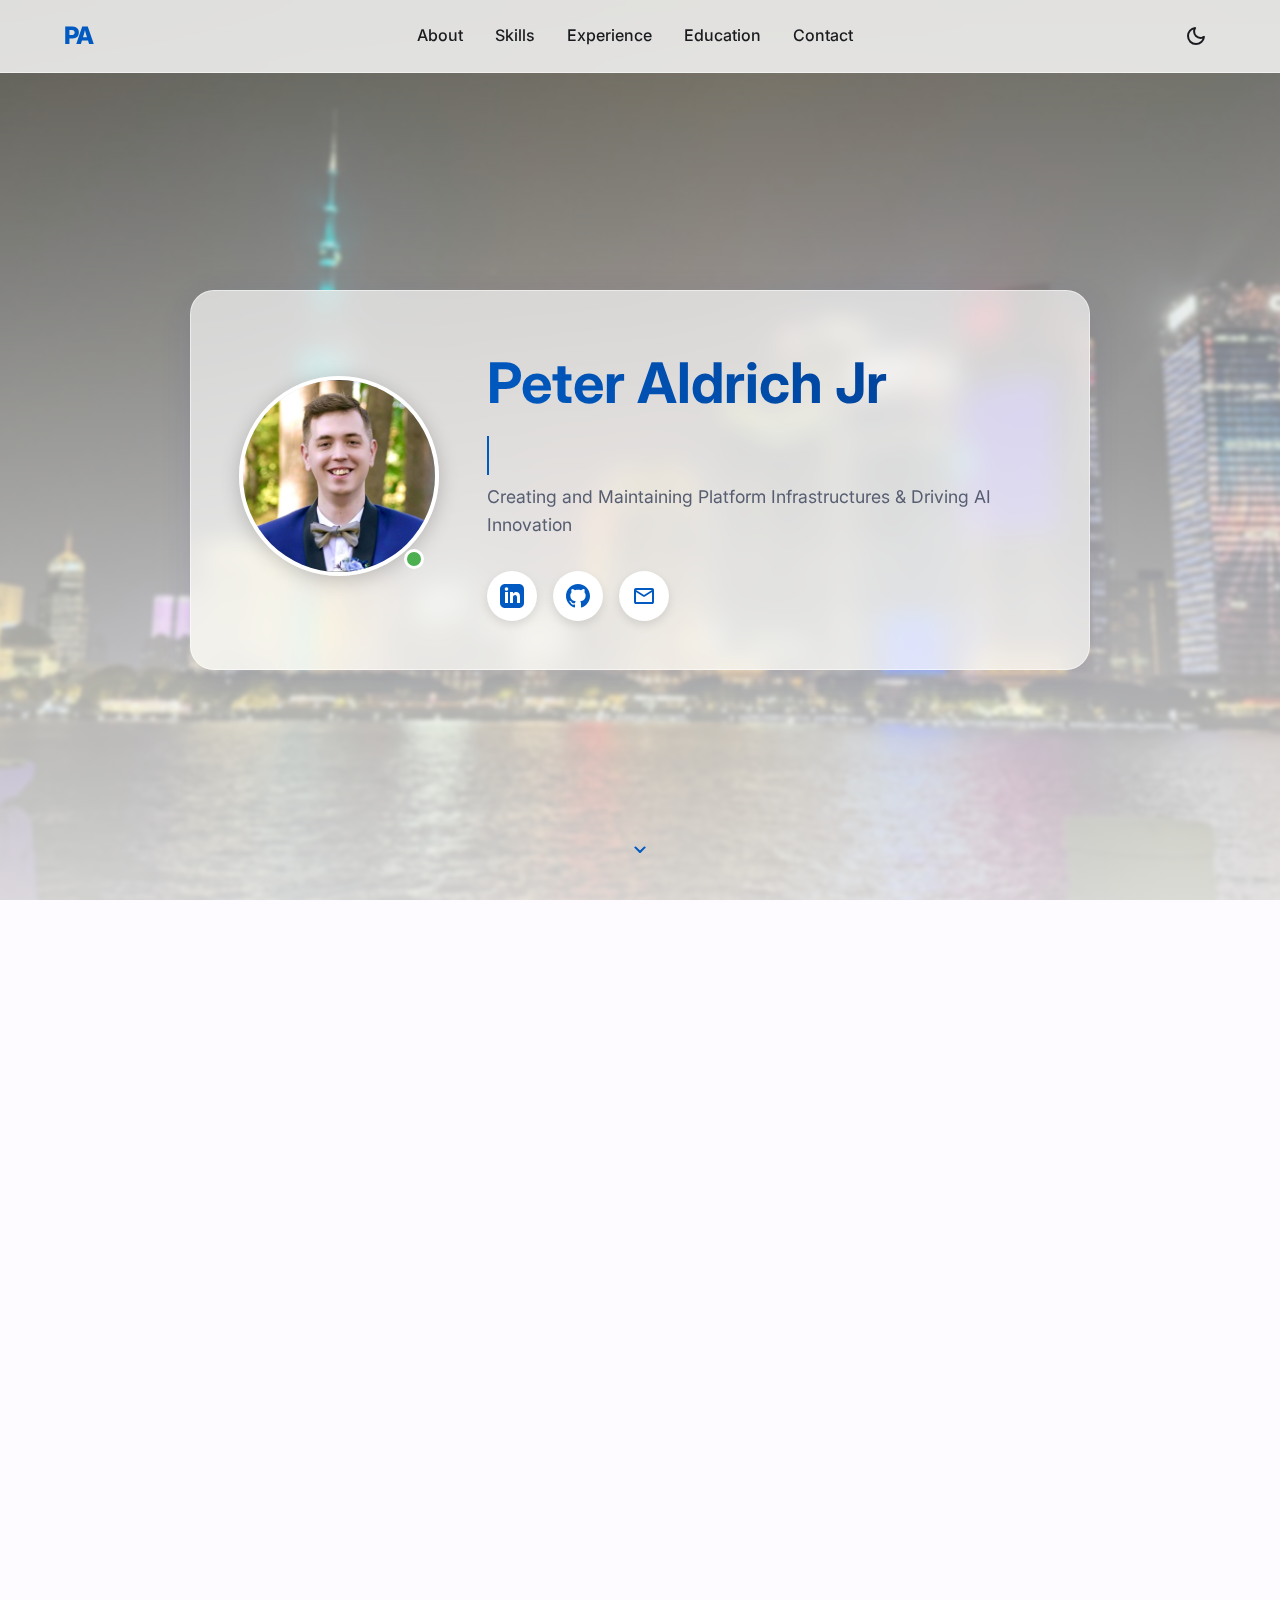
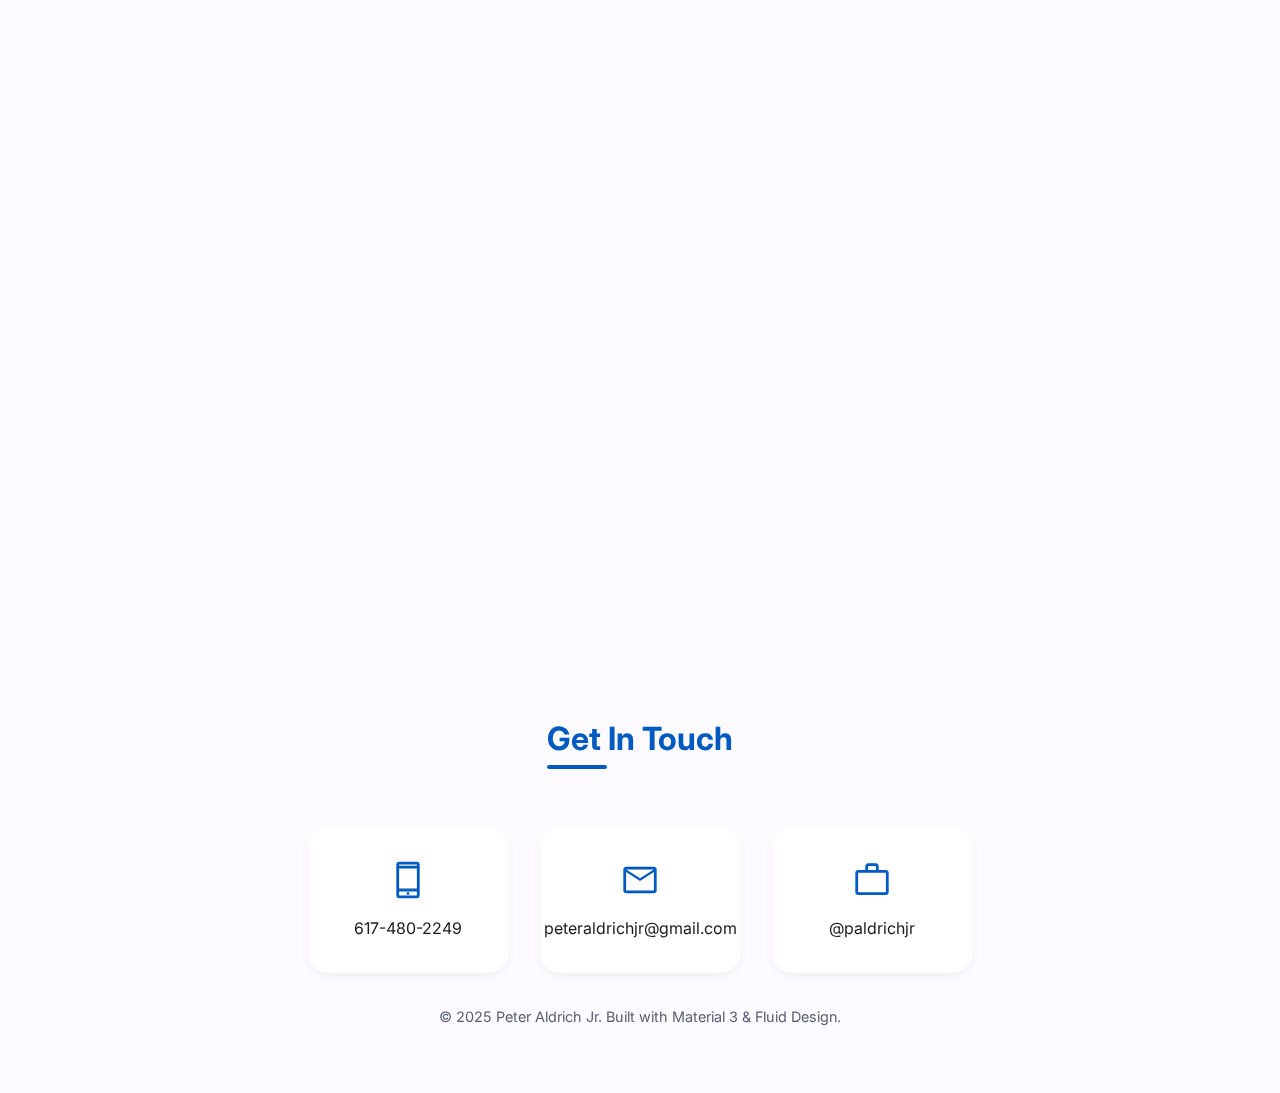
<file: index.html>
<!DOCTYPE html>
<html lang="en">

<head>
    <meta charset="UTF-8">
    <meta name="viewport" content="width=device-width, initial-scale=1.0">
    <title>Peter Aldrich Jr | Software Engineer</title>
    <link rel="preconnect" href="https://fonts.googleapis.com">
    <link rel="preconnect" href="https://fonts.gstatic.com" crossorigin>
    <link
        href="https://fonts.googleapis.com/css2?family=Inter:wght@300;400;500;600;700&family=Roboto+Mono:wght@400;500&display=swap"
        rel="stylesheet">
    <link rel="stylesheet" href="styles.css">
    <!-- Material Symbols -->
    <link rel="stylesheet"
        href="https://fonts.googleapis.com/css2?family=Material+Symbols+Rounded:opsz,wght,FILL,GRAD@24,400,0,0" />
</head>

<body>

    <!-- Dynamic Background -->
    <div class="fluid-background"></div>
    <div class="particles" id="particles"></div>

    <!-- Navigation -->
    <nav class="glass-nav">
        <div class="nav-content">
            <a href="#home" class="logo">PA</a>
            <ul class="nav-links">
                <li><a href="#about">About</a></li>
                <li><a href="#skills">Skills</a></li>
                <li><a href="#experience">Experience</a></li>
                <li><a href="#education">Education</a></li>
                <li><a href="#contact">Contact</a></li>
            </ul>
            <div class="nav-actions">
                <button class="theme-toggle" aria-label="Toggle Dark Mode">
                    <span class="material-symbols-rounded">dark_mode</span>
                </button>
                <button class="mobile-menu-btn" aria-label="Toggle menu">
                    <span class="material-symbols-rounded">menu</span>
                </button>
            </div>
        </div>
    </nav>

    <!-- Hero Section -->
    <header id="home" class="hero">
        <div class="hero-bg-wrapper">
            <div class="hero-bg" style="background-image: url('assets/cover.jpg');"></div>
            <div class="hero-overlay"></div>
        </div>

        <div class="hero-content container">
            <div class="profile-card glass-card fade-in-up">
                <div class="profile-img-container">
                    <img src="assets/profile.jpg" alt="Peter Aldrich Jr" class="profile-img">
                    <div class="status-indicator"></div>
                </div>
                <div class="profile-info">
                    <h1>Peter Aldrich Jr</h1>
                    <h2 class="typing-text">Software Engineer</h2>
                    <p class="tagline">Creating and Maintaining Platform Infrastructures & Driving AI Innovation</p>

                    <div class="social-links">
                        <a href="https://linkedin.com/in/paldrichjr" target="_blank" class="social-btn"
                            aria-label="LinkedIn">
                            <svg class="icon" viewBox="0 0 24 24" fill="currentColor">
                                <path
                                    d="M19 0h-14c-2.761 0-5 2.239-5 5v14c0 2.761 2.239 5 5 5h14c2.762 0 5-2.239 5-5v-14c0-2.761-2.238-5-5-5zm-11 19h-3v-11h3v11zm-1.5-12.268c-.966 0-1.75-.79-1.75-1.764s.784-1.764 1.75-1.764 1.75.79 1.75 1.764-.783 1.764-1.75 1.764zm13.5 12.268h-3v-5.604c0-3.368-4-3.113-4 0v5.604h-3v-11h3v1.765c1.396-2.586 7-2.777 7 2.476v6.759z" />
                            </svg>
                        </a>
                        <a href="https://github.com/infrabrew" target="_blank" class="social-btn" aria-label="GitHub">
                            <svg class="icon" viewBox="0 0 24 24" fill="currentColor">
                                <path
                                    d="M12 0c-6.626 0-12 5.373-12 12 0 5.302 3.438 9.8 8.207 11.387.599.111.793-.261.793-.577v-2.234c-3.338.726-4.033-1.416-4.033-1.416-.546-1.387-1.333-1.756-1.333-1.756-1.089-.745.083-.729.083-.729 1.205.084 1.839 1.237 1.839 1.237 1.07 1.834 2.807 1.304 3.492.997.107-.775.418-1.305.762-1.604-2.665-.305-5.467-1.334-5.467-5.931 0-1.311.469-2.381 1.236-3.221-.124-.303-.535-1.524.117-3.176 0 0 1.008-.322 3.301 1.23.957-.266 1.983-.399 3.003-.404 1.02.005 2.047.138 3.006.404 2.291-1.552 3.297-1.23 3.297-1.23.653 1.653.242 2.874.118 3.176.77.84 1.235 1.911 1.235 3.221 0 4.609-2.807 5.624-5.479 5.921.43.372.823 1.102.823 2.222v3.293c0 .319.192.694.801.576 4.765-1.589 8.199-6.086 8.199-11.386 0-6.627-5.373-12-12-12z" />
                            </svg>
                        </a>
                        <a href="mailto:peteraldrichjr@gmail.com" class="social-btn" aria-label="Email">
                            <span class="material-symbols-rounded">mail</span>
                        </a>
                    </div>
                </div>
            </div>
        </div>

        <a href="#about" class="scroll-down-indicator">
            <span class="material-symbols-rounded">expand_more</span>
        </a>
    </header>

    <!-- Main Content -->
    <main class="container">

        <!-- About Section -->
        <section id="about" class="section glass-section scroll-reveal">
            <h2 class="section-title">Professional Summary</h2>
            <p class="summary-text">
                Software Engineer with a passion for <span class="highlight">AI and infrastructure</span>, seeking to
                leverage expertise and enthusiasm for cutting-edge technologies in a dynamic role. Committed to
                continuous learning and driving innovation to achieve impactful results.
            </p>
            <div class="stats-grid">
                <div class="stat-card">
                    <span class="material-symbols-rounded">terminal</span>
                    <h3>DevOps and Platform</h3>
                    <p>Automation & CI/CD Expert</p>
                </div>
                <div class="stat-card">
                    <span class="material-symbols-rounded">psychology</span>
                    <h3>AI/ML</h3>
                    <p>Infrastructure & Hobbyist</p>
                </div>
                <div class="stat-card">
                    <span class="material-symbols-rounded">security</span>
                    <h3>Security</h3>
                    <p>CompTIA Sec+ Certified</p>
                </div>
            </div>
        </section>

        <!-- Skill Section -->
        <section id="skills" class="section scroll-reveal">
            <h2 class="section-title">Technical Expertise</h2>
            <div class="skills-wrapper">

                <div class="skill-category glass-card">
                    <h3><span class="material-symbols-rounded">settings_suggest</span> Automation & CI/CD</h3>
                    <div class="tags">
                        <span class="tag">Ansible</span>
                        <span class="tag">Docker</span>
                        <span class="tag">Jenkins</span>
                        <span class="tag">CI/CD</span>
                    </div>
                </div>

                <div class="skill-category glass-card">
                    <h3><span class="material-symbols-rounded">code</span> Applied Languages</h3>
                    <div class="tags">
                        <span class="tag">Bash</span>
                        <span class="tag">PowerShell</span>
                        <span class="tag">Python</span>
                        <span class="tag">C</span>
                        <span class="tag">C++</span>
                        <span class="tag">SQL</span>
                        <span class="tag">Perl</span>
                    </div>
                </div>

                <div class="skill-category glass-card">
                    <h3><span class="material-symbols-rounded">monitoring</span> Monitoring & Tools</h3>
                    <div class="tags">
                        <span class="tag">Grafana</span>
                        <span class="tag">Log Analysis</span>
                        <span class="tag">VS Code</span>
                        <span class="tag">Jupyter</span>
                        <span class="tag">Bitbucket</span>
                        <span class="tag">GitLab</span>
                        <span class="tag">GitHub</span>
                        <span class="tag">JFrog</span>
                    </div>
                </div>

                <div class="skill-category glass-card">
                    <h3><span class="material-symbols-rounded">dns</span> Systems & Data</h3>
                    <div class="tags">
                        <span class="tag">RHEL</span>
                        <span class="tag">Windows Server</span>
                        <span class="tag">PostgreSQL</span>
                        <span class="tag">MySQL</span>
                        <span class="tag">Apache HTTPD</span>
                        <span class="tag">Tomcat</span>
                        <span class="tag">Ollama LLM</span>
                    </div>
                </div>
            </div>
        </section>

        <!-- Experience Section -->
        <section id="experience" class="section scroll-reveal">
            <h2 class="section-title">Experience</h2>
            <div class="timeline">

                <div class="timeline-item glass-card">
                    <div class="timeline-date">August 2025 - Present</div>
                    <div class="timeline-content">
                        <h3>Senior Software Engineer - Platform Developer</h3>
                        <h4>Raytheon</h4>
                        <ul class="job-details">
                            <li>Spearheaded the elevation of code and documentation standards across the
                                organization, ensuring thedelivery of highly maintainable, scalable, and clean
                                codebases.</li>
                            <li>Architected and deployed robust CI/CD pipeline enhancements and infrastructure-as-code
                                (IaC)solutions, leveraging a multi-language approach including Python, Bash, Groovy,
                                and Perl to optimize system accessibility.</li>
                            <li>Served as a primary technical escalation point, troubleshooting complex software 
                                bottlenecks and resolving cross-departmental engineering challenges to maintain high
                                system uptime.</li>
                            <li>Cultivated strategic partnerships with interdisciplinary teams to modernize delivery
                                pipelines and integrate high-impact features aligned with broader business goals.</li>
                        </ul>
                    </div>
                </div>

                <!-- Raytheon -->
                <div class="timeline-item glass-card">
                    <div class="timeline-date">April 2024 - August 2025</div>
                    <div class="timeline-content">
                        <h3>Principal DevOps Engineer - CI/CD Tools Support</h3>
                        <h4>Raytheon</h4>
                        <ul class="job-details">
                            <li>Led the support and integration projects of various development environments by
                                implementing <strong>Ansible</strong> and <strong>Docker</strong>.</li>
                            <li>Managed and supported artifact and code repositories.</li>
                            <li>Automated infrastructure changes and deployments using Ansible, Jenkins, and cron jobs.
                            </li>
                            <li>Led and deployed <strong>airgap LLM Infrastructure</strong> to enhance and improve
                                engineering developments.</li>
                        </ul>
                    </div>
                </div>

                <div class="timeline-item glass-card">
                    <div class="timeline-date">Sept 2022 - April 2024</div>
                    <div class="timeline-content">
                        <h3>Senior Systems Administrator - Linux Systems Administrator</h3>
                        <h4>Raytheon</h4>
                        <ul class="job-details">
                            <li>Maintained and secured <strong>RHEL systems</strong>, ensuring compliance with
                                cybersecurity standards.</li>
                            <li>Automated system administration tasks with Ansible, improving efficiency by
                                <strong>25%</strong>.
                            </li>
                            <li>Collaborated with cross-functional teams to resolve issues on highly available RHEL
                                systems.</li>
                        </ul>
                    </div>
                </div>

                <!-- General Dynamics -->
                <div class="timeline-item glass-card">
                    <div class="timeline-date">May 2022 - Sept 2022</div>
                    <div class="timeline-content">
                        <h3>Surface Ships Software Infra Systems Engineer II</h3>
                        <h4>General Dynamics Mission Systems</h4>
                        <ul class="job-details">
                            <li>Supported and integrated software infrastructure into surface ship systems.</li>
                            <li>Created technical documentation and software packages using scripting languages.</li>
                            <li>Applied <strong>Agile methodologies</strong> to improve project management.</li>
                        </ul>
                    </div>
                </div>

                <div class="timeline-item glass-card">
                    <div class="timeline-date">June 2020 - May 2022</div>
                    <div class="timeline-content">
                        <h3>Surface Ships Software Infra Systems Engineer I</h3>
                        <h4>General Dynamics Mission Systems</h4>
                        <ul class="job-details">
                            <li>Developed detailed documentation and scripts to configure and install software.</li>
                            <li>Conducted thorough testing on software installations and configurations.</li>
                        </ul>
                    </div>
                </div>

                <div class="timeline-item glass-card">
                    <div class="timeline-date">March 2020 - June 2020</div>
                    <div class="timeline-content">
                        <h3>Surface Ships Systems Intern Engineer</h3>
                        <h4>General Dynamics Mission Systems</h4>
                        <ul class="job-details">
                            <li>Conducted peer reviews of technical documentation.</li>
                            <li>Tested documentation and software packages against regression standards.</li>
                        </ul>
                    </div>
                </div>

            </div>
        </section>

        <!-- Education & Certs -->
        <section id="education" class="section scroll-reveal">
            <div class="dual-column">
                <div class="column">
                    <h2 class="section-title">Education</h2>
                    <div class="list-card glass-card">
                        <div class="list-item">
                            <span class="material-symbols-rounded icon">school</span>
                            <div>
                                <h3>Bachelor's Comp. Sci & Criminal Justice</h3>
                                <p>Westfield State University | 2014-2020</p>
                            </div>
                        </div>
                        <div class="list-item">
                            <span class="material-symbols-rounded icon">school</span>
                            <div>
                                <h3>Associate's Criminal Justice</h3>
                                <p>Holyoke Community College | 2010-2013</p>
                            </div>
                        </div>
                    </div>
                </div>
                <div class="column">
                    <h2 class="section-title">Certifications</h2>
                    <div class="list-card glass-card">
                        <div class="list-item">
                            <span class="material-symbols-rounded icon">verified_user</span>
                            <div>
                                <h3>CompTIA Security+</h3>
                                <p>2024 - 2027</p>
                            </div>
                        </div>
                        <div class="list-item">
                            <span class="material-symbols-rounded icon">model_training</span>
                            <div>
                                <h3>Generative AI with Large Language Models</h3>
                                <p>Deep Learning AI | 2025</p>
                            </div>
                        </div>
                    </div>
                </div>
            </div>
        </section>

        <!-- Interests -->
        <section id="interests" class="section scroll-reveal center-text">
            <h2 class="section-title">Interests & Hobbies</h2>
            <div class="interests-container">
                <div class="interest-pill glass-pill">
                    <span class="material-symbols-rounded">smart_toy</span>
                    AI / ML Hobbyist
                </div>
                <div class="interest-pill glass-pill">
                    <span class="material-symbols-rounded">router</span>
                    Computing Homelabber
                </div>
            </div>
        </section>

        <!-- Contact Footer -->
        <footer id="contact" class="footer glass-section">
            <h2 class="section-title">Get In Touch</h2>
            <div class="contact-grid">
                <a href="tel:6174802249" class="contact-card">
                    <span class="material-symbols-rounded">phone_iphone</span>
                    <span>617-480-2249</span>
                </a>
                <a href="mailto:peteraldrichjr@gmail.com" class="contact-card">
                    <span class="material-symbols-rounded">email</span>
                    <span>peteraldrichjr@gmail.com</span>
                </a>
                <a href="https://linkedin.com/in/paldrichjr" target="_blank" class="contact-card">
                    <span class="material-symbols-rounded">work</span>
                    <span>@paldrichjr</span>
                </a>
            </div>
            <p class="copyright">© 2025 Peter Aldrich Jr. Built with Material 3 & Fluid Design.</p>
        </footer>

    </main>

    <script src="script.js"></script>
</body>

</html>
</file>
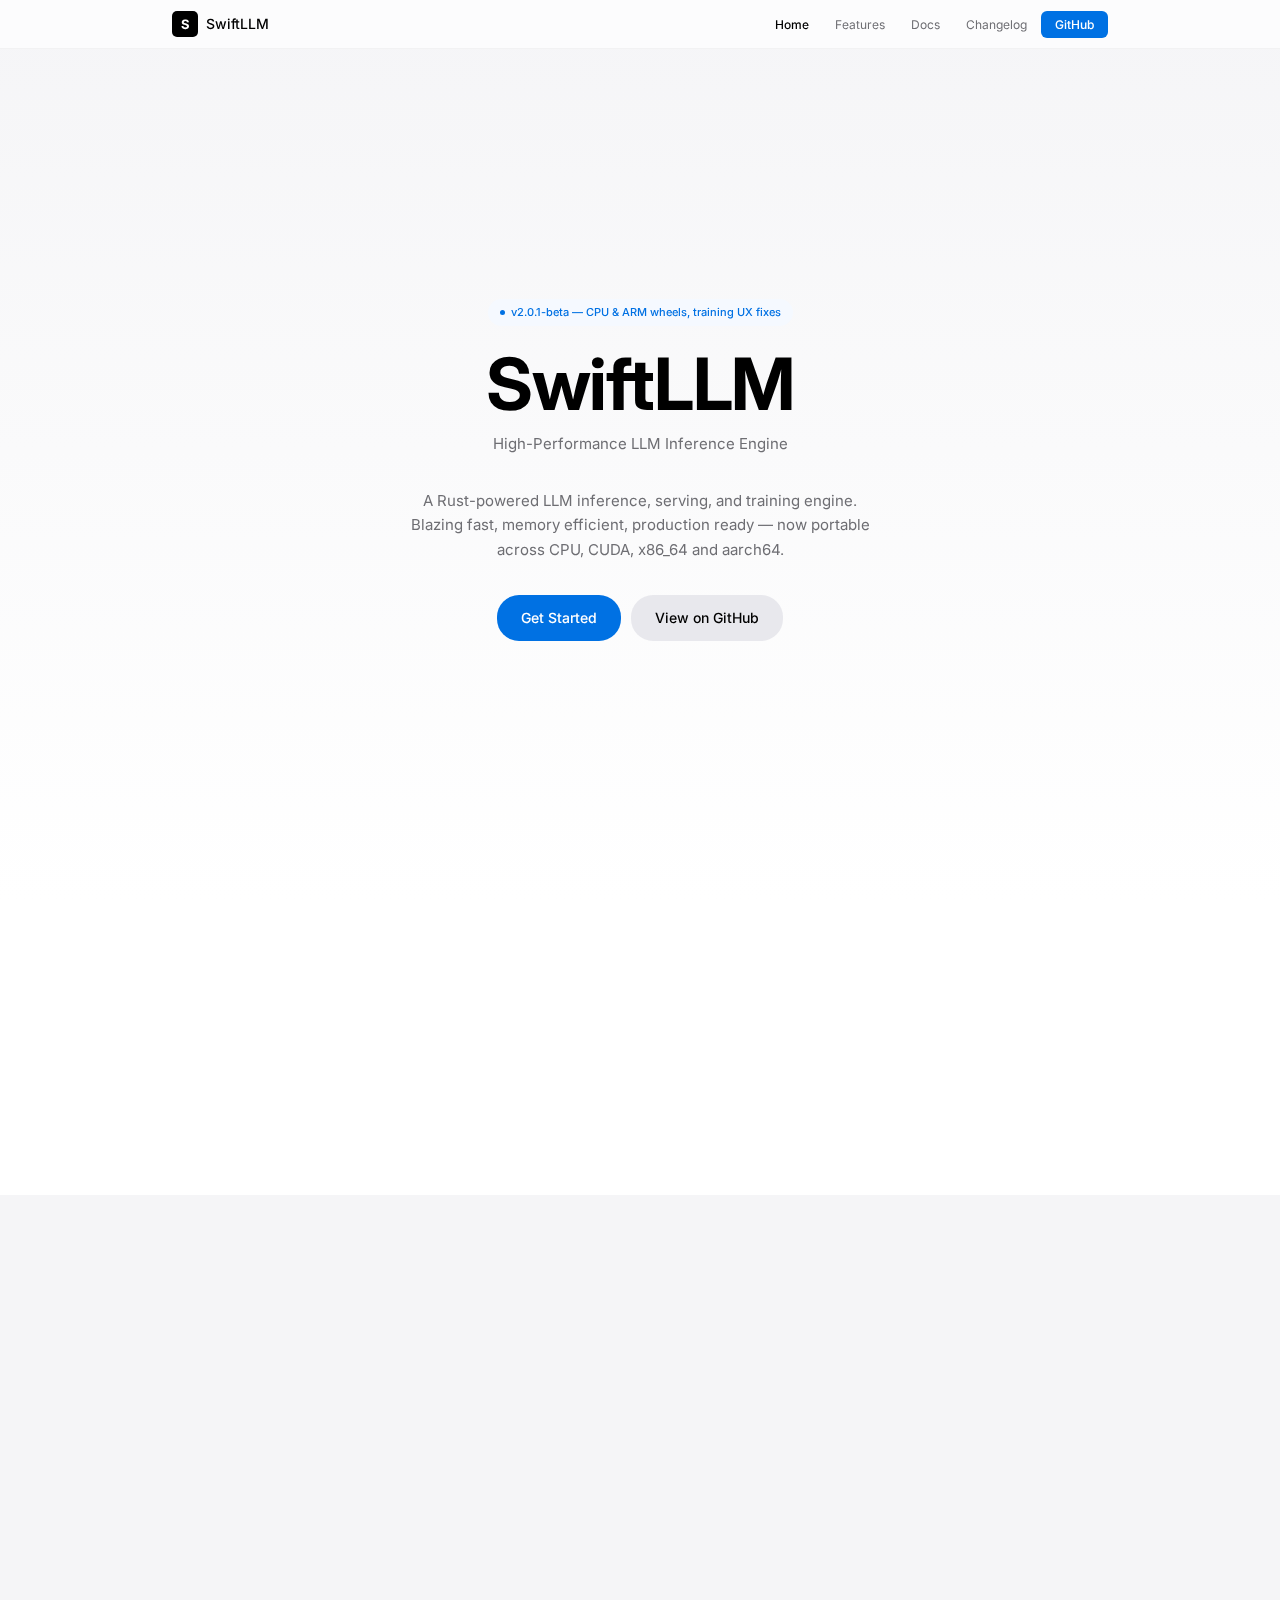
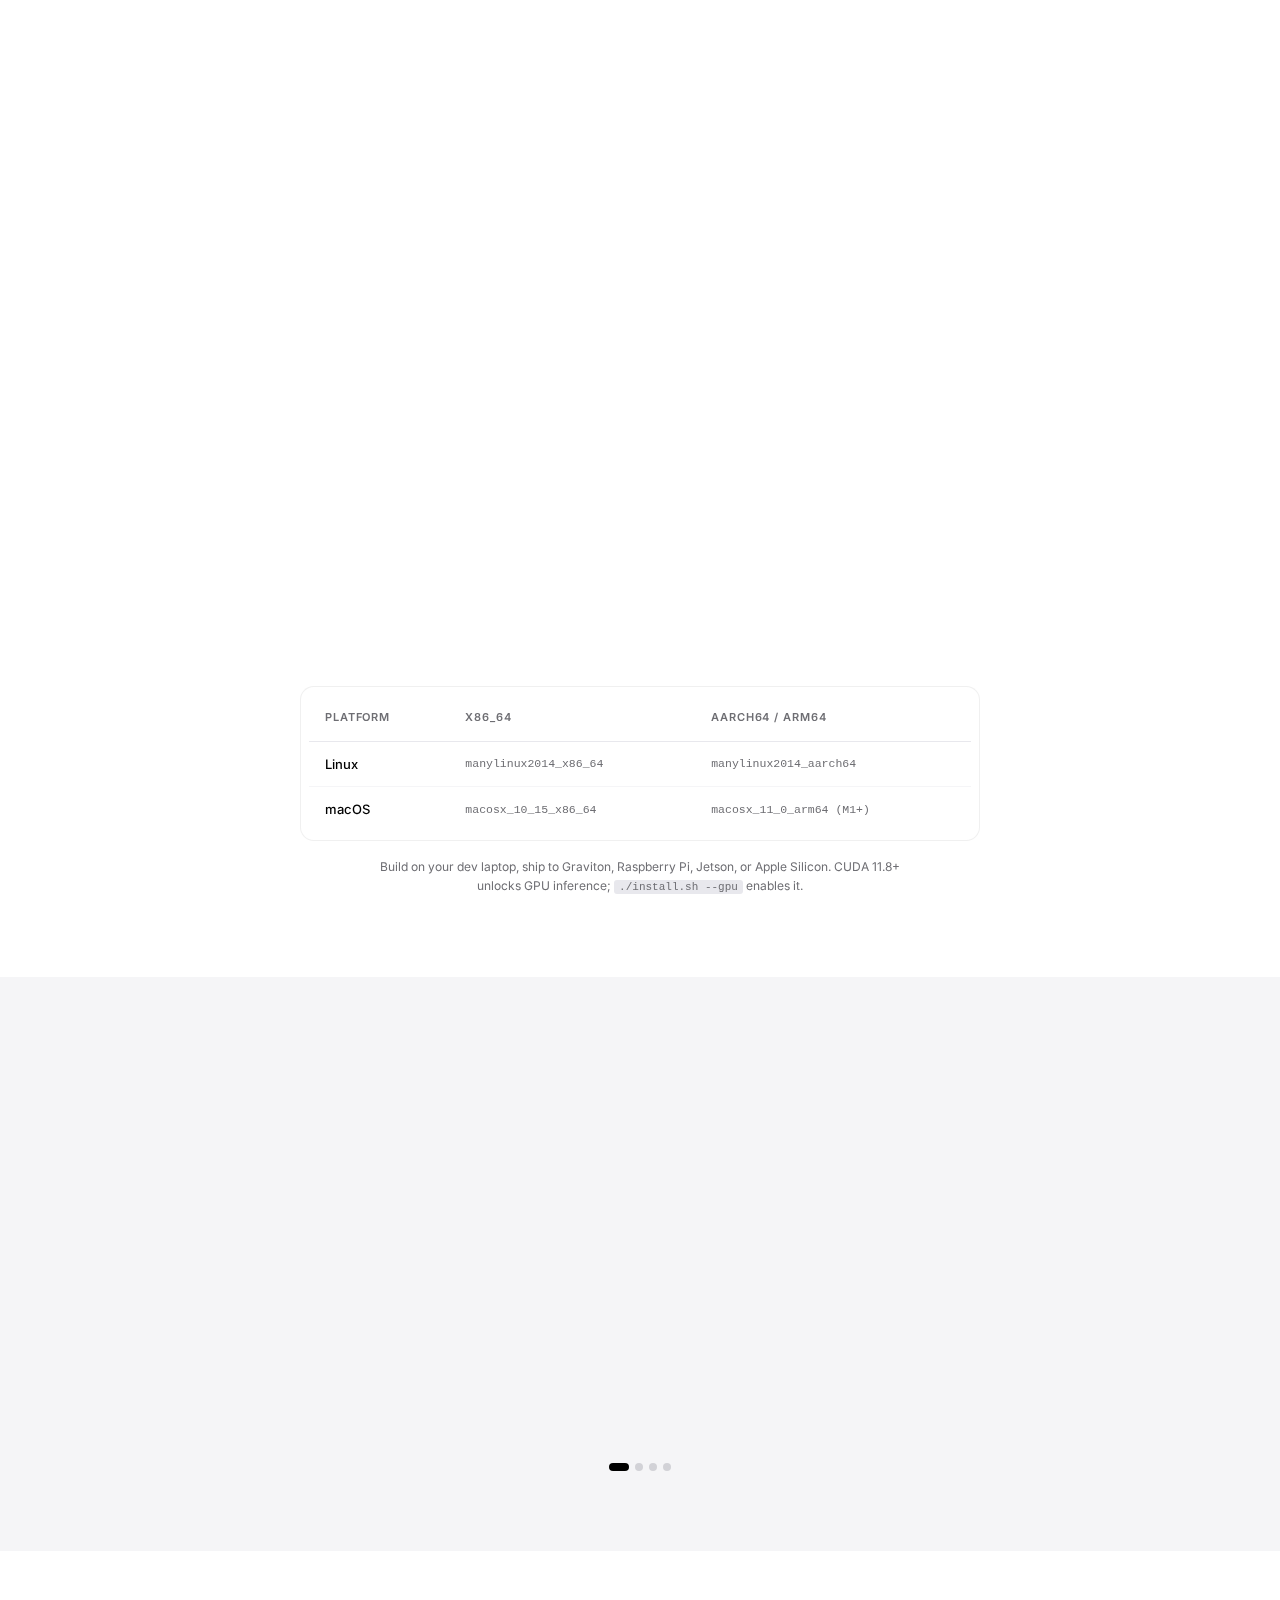
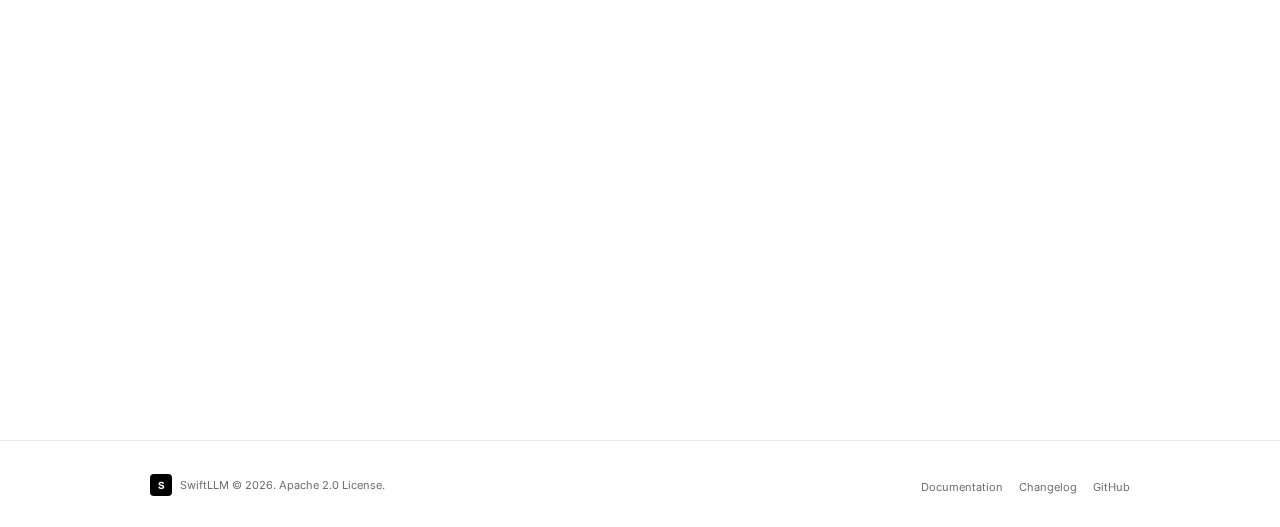
<file: swiftllm/index.html>
<!DOCTYPE html>
<html lang="en">
<head>
    <meta charset="UTF-8">
    <meta name="viewport" content="width=device-width, initial-scale=1.0">
    <title>SwiftLLM - High-Performance LLM Inference Engine</title>
    <link rel="preconnect" href="https://fonts.googleapis.com">
    <link rel="preconnect" href="https://fonts.gstatic.com" crossorigin>
    <link href="https://fonts.googleapis.com/css2?family=Inter:wght@400;500;600;700&display=swap" rel="stylesheet">
    <style>
        *, *::before, *::after { margin: 0; padding: 0; box-sizing: border-box; }

        :root {
            --black: #000;
            --white: #fff;
            --gray-50: #f5f5f7;
            --gray-100: #e8e8ed;
            --gray-200: #d2d2d7;
            --gray-300: #86868b;
            --gray-400: #6e6e73;
            --gray-500: #424245;
            --blue: #0071e3;
            --blue-hover: #0077ed;
            --blue-light: #f5f9ff;
            --font: 'Inter', -apple-system, BlinkMacSystemFont, sans-serif;
        }

        html { scroll-behavior: smooth; }

        body {
            font-family: var(--font);
            background: var(--white);
            color: var(--black);
            line-height: 1.6;
            -webkit-font-smoothing: antialiased;
        }

        /* Navigation */
        .nav {
            position: fixed;
            top: 0;
            left: 0;
            right: 0;
            z-index: 1000;
            background: rgba(255,255,255,0.72);
            backdrop-filter: saturate(180%) blur(20px);
            -webkit-backdrop-filter: saturate(180%) blur(20px);
            border-bottom: 1px solid rgba(0,0,0,0.04);
        }

        .nav-inner {
            max-width: 980px;
            margin: 0 auto;
            height: 48px;
            padding: 0 22px;
            display: flex;
            align-items: center;
            justify-content: space-between;
        }

        .nav-logo {
            display: flex;
            align-items: center;
            gap: 8px;
            text-decoration: none;
            color: var(--black);
        }

        .nav-logo-icon {
            width: 26px;
            height: 26px;
            background: var(--black);
            border-radius: 5px;
            display: flex;
            align-items: center;
            justify-content: center;
            font-weight: 700;
            font-size: 13px;
            color: var(--white);
        }

        .nav-logo-text {
            font-size: 14px;
            font-weight: 500;
        }

        .nav-links {
            display: flex;
            align-items: center;
            gap: 2px;
            list-style: none;
        }

        .nav-links a {
            color: var(--gray-400);
            text-decoration: none;
            padding: 6px 12px;
            font-size: 12px;
            font-weight: 400;
            border-radius: 6px;
            transition: color 0.2s;
        }

        .nav-links a:hover { color: var(--black); }
        .nav-links a.active { color: var(--black); font-weight: 500; }

        .nav-cta {
            background: var(--blue) !important;
            color: var(--white) !important;
            padding: 6px 14px !important;
            font-weight: 500 !important;
        }

        .nav-cta:hover { background: var(--blue-hover) !important; }

        .nav-toggle { display: none; background: none; border: none; cursor: pointer; padding: 8px; }

        .nav-toggle span {
            display: block;
            width: 16px;
            height: 1.5px;
            background: var(--black);
            margin: 4px 0;
            border-radius: 1px;
        }

        /* Hero */
        .hero {
            min-height: 100vh;
            display: flex;
            flex-direction: column;
            align-items: center;
            justify-content: center;
            text-align: center;
            padding: 120px 24px 80px;
            background: linear-gradient(180deg, var(--gray-50) 0%, var(--white) 100%);
        }

        .hero-badge {
            display: inline-flex;
            align-items: center;
            gap: 6px;
            padding: 5px 12px;
            background: var(--blue-light);
            border-radius: 16px;
            font-size: 11px;
            font-weight: 500;
            color: var(--blue);
            margin-bottom: 20px;
        }

        .hero-badge-dot {
            width: 5px;
            height: 5px;
            background: var(--blue);
            border-radius: 50%;
        }

        .hero h1 {
            font-size: clamp(44px, 9vw, 72px);
            font-weight: 700;
            letter-spacing: -0.02em;
            line-height: 1.05;
            margin-bottom: 10px;
        }

        .hero-subtitle {
            font-size: clamp(18px, 3vw, 24px);
            font-weight: 400;
            color: var(--gray-400);
            margin-bottom: 8px;
        }

        .hero p {
            font-size: 15px;
            color: var(--gray-400);
            max-width: 480px;
            margin: 0 auto 32px;
            line-height: 1.65;
        }

        .hero-actions {
            display: flex;
            align-items: center;
            justify-content: center;
            gap: 10px;
            flex-wrap: wrap;
        }

        .btn {
            display: inline-flex;
            align-items: center;
            gap: 6px;
            padding: 12px 24px;
            border-radius: 22px;
            font-size: 14px;
font-weight: 500;
            text-decoration: none;
            cursor: pointer;
            border: none;
            transition: all 0.2s;
        }

        .btn-primary { background: var(--blue); color: var(--white); }
        .btn-primary:hover { background: var(--blue-hover); }

        .btn-secondary { background: var(--gray-100); color: var(--black); }
        .btn-secondary:hover { background: var(--gray-200); }

        /* Sections */
        .section { padding: 80px 24px; }
        .section-gray { background: var(--gray-50); }

        .section-inner { max-width: 980px; margin: 0 auto; }

        .section-header { text-align: center; margin-bottom: 48px; }

        .section-label {
            font-size: 10px;
            font-weight: 600;
            text-transform: uppercase;
            letter-spacing: 0.12em;
            color: var(--blue);
            margin-bottom: 8px;
        }

        .section-title {
            font-size: clamp(28px, 4.5vw, 40px);
            font-weight: 700;
            letter-spacing: -0.015em;
            line-height: 1.1;
            margin-bottom: 10px;
        }

        .section-subtitle {
            font-size: 16px;
            color: var(--gray-400);
            max-width: 540px;
            margin: 0 auto;
            line-height: 1.55;
        }

        /* Stats */
        .stats-grid {
            display: grid;
            grid-template-columns: repeat(4, 1fr);
            gap: 16px;
        }

        .stat-item { text-align: center; padding: 24px 16px; }

        .stat-value {
            font-size: 40px;
            font-weight: 700;
            letter-spacing: -0.02em;
            margin-bottom: 4px;
        }

        .stat-label {
            font-size: 12px;
            color: var(--gray-400);
            font-weight: 500;
        }

        /* Two Column */
        .two-col {
            display: grid;
            grid-template-columns: 1fr 1fr;
            gap: 48px;
            align-items: center;
        }

        .two-col-content h3 {
            font-size: 24px;
            font-weight: 600;
            margin-bottom: 12px;
            letter-spacing: -0.01em;
        }

        .two-col-content p {
            font-size: 14px;
            color: var(--gray-400);
            line-height: 1.7;
            margin-bottom: 12px;
        }

        .highlights { display: flex; flex-direction: column; gap: 8px; }

        .highlight-item {
            display: flex;
            align-items: flex-start;
            gap: 10px;
            padding: 12px;
            background: var(--white);
            border-radius: 10px;
        }

        .highlight-icon {
            width: 32px;
            height: 32px;
            border-radius: 7px;
            display: flex;
            align-items: center;
            justify-content: center;
            font-size: 14px;
            background: var(--gray-50);
        }

        .highlight-item h4 { font-size: 13px; font-weight: 600; margin-bottom: 1px; }
        .highlight-item p { font-size: 12px; color: var(--gray-400); margin: 0; }

        /* Code Preview */
        .code-preview {
            background: #1d1d1f;
            border-radius: 12px;
            padding: 20px;
            font-family: 'SF Mono', 'Fira Code', monospace;
            font-size: 11.5px;
            line-height: 1.65;
            overflow-x: auto;
            color: #e8e8ed;
        }

        .code-header { display: flex; align-items: center; gap: 5px; margin-bottom: 14px; }

        .code-dot { width: 9px; height: 9px; border-radius: 50%; }
        .code-dot.red { background: #ff5f57; }
        .code-dot.yellow { background: #febc2e; }
        .code-dot.green { background: #28c840; }

        .kw { color: #c792ea; }
        .str { color: #a6e22e; }
        .fn { color: #61afef; }
        .cm { color: #5c6370; }
        .num { color: #d19a66; }
        .var { color: #e06c75; }

        /* Features */
        .features-grid {
            display: grid;
            grid-template-columns: repeat(3, 1fr);
            gap: 14px;
        }

        .feature-card {
            padding: 24px;
            background: var(--white);
            border-radius: 14px;
            border: 1px solid rgba(0,0,0,0.06);
            transition: all 0.25s;
        }

        .feature-card:hover {
            transform: translateY(-2px);
            box-shadow: 0 8px 30px rgba(0,0,0,0.06);
        }

        .feature-icon {
            width: 38px;
            height: 38px;
            border-radius: 8px;
            display: flex;
            align-items: center;
            justify-content: center;
            font-size: 17px;
            margin-bottom: 12px;
        }

        .feature-icon.blue { background: var(--blue-light); }
        .feature-icon.purple { background: #f5f0ff; }
        .feature-icon.green { background: #f0fdf4; }
        .feature-icon.orange { background: #fff7ed; }
        .feature-icon.pink { background: #fdf2f8; }

        .feature-card h3 {
            font-size: 15px;
            font-weight: 600;
            margin-bottom: 5px;
        }

        .feature-card p { font-size: 13px; color: var(--gray-400); line-height: 1.5; }

        /* Models Marquee */
        .models-marquee {
            overflow: hidden;
            padding: 16px 0;
            background: var(--white);
            border-radius: 14px;
        }

        .models-track {
            display: flex;
            gap: 10px;
            animation: marquee 25s linear infinite;
            width: max-content;
        }

        .models-track:hover { animation-play-state: paused; }

        @keyframes marquee {
            from { transform: translateX(0); }
            to { transform: translateX(-50%); }
        }

        .model-chip {
            display: inline-flex;
            align-items: center;
            gap: 6px;
            padding: 10px 16px;
            background: var(--gray-50);
            border-radius: 100px;
            font-size: 12px;
            font-weight: 500;
            white-space: nowrap;
            border: 1px solid var(--gray-100);
        }

        .model-chip-dot { width: 5px; height: 5px; border-radius: 50%; }

        /* Architecture */
        .arch-grid {
            display: grid;
            grid-template-columns: repeat(5, 1fr);
            gap: 12px;
        }

        .arch-item {
            padding: 20px 12px;
            text-align: center;
            background: var(--white);
            border-radius: 12px;
            border: 1px solid rgba(0,0,0,0.06);
            transition: all 0.25s;
        }

        .arch-item:hover { transform: translateY(-2px); box-shadow: 0 6px 20px rgba(0,0,0,0.04); }

        .arch-icon { font-size: 20px; margin-bottom: 8px; }

        .arch-name {
            font-size: 11px;
            font-weight: 600;
            margin-bottom: 2px;
        }

        .arch-desc { font-size: 10px; color: var(--gray-400); }

        /* Steps Carousel */
        .steps-container { position: relative; }

        .steps-track {
            display: flex;
            gap: 14px;
            transition: transform 0.3s ease-out;
        }

        .step-card {
            flex: 0 0 calc(100% - 28px);
            max-width: calc(100% - 28px);
            padding: 24px;
            background: var(--white);
            border-radius: 14px;
            border: 1px solid rgba(0,0,0,0.06);
            box-sizing: border-box;
        }

        @media (min-width: 600px) {
            .step-card {
                flex: 0 0 calc(50% - 10px);
                max-width: calc(50% - 10px);
            }
        }

        @media (min-width: 900px) {
            .step-card {
                flex: 0 0 calc(33.333% - 10px);
                max-width: calc(33.333% - 10px);
            }
        }

        .step-num {
            width: 28px;
            height: 28px;
            border-radius: 50%;
            background: var(--black);
            color: var(--white);
            display: flex;
            align-items: center;
            justify-content: center;
            font-size: 13px;
            font-weight: 600;
            margin-bottom: 14px;
        }

        .step-card h3 { font-size: 15px; font-weight: 600; margin-bottom: 6px; }
        .step-card p { font-size: 13px; color: var(--gray-400); line-height: 1.5; margin-bottom: 12px; }

        .step-code {
            padding: 10px 12px;
            background: #1d1d1f;
            border-radius: 8px;
            font-family: 'SF Mono', 'Fira Code', monospace;
            font-size: 11px;
            color: #e8e8ed;
            cursor: pointer;
            transition: background 0.2s;
            overflow-x: auto;
            white-space: nowrap;
        }

        .step-code:hover { background: #2d2d2f; }

        /* Carousel Indicators */
        .carousel-indicators {
            display: flex;
            justify-content: center;
            gap: 6px;
            margin-top: 16px;
        }

        .carousel-dot {
            width: 8px;
            height: 8px;
            border-radius: 50%;
            background: var(--gray-200);
            transition: all 0.2s;
            cursor: pointer;
        }

        .carousel-dot.active {
            background: var(--black);
            width: 20px;
            border-radius: 4px;
        }

        /* CTA */
        .cta-section { padding: 80px 24px 100px; text-align: center; }

        .cta-card {
            max-width: 600px;
            margin: 0 auto;
            padding: 52px 40px;
            background: var(--black);
            border-radius: 22px;
            color: var(--white);
        }

        .cta-card h2 {
            font-size: clamp(24px, 3.5vw, 32px);
            font-weight: 700;
            margin-bottom: 8px;
            letter-spacing: -0.015em;
        }

        .cta-card p { font-size: 15px; color: var(--gray-300); margin-bottom: 24px; }

        .cta-card .btn-primary { background: var(--white); color: var(--black); }
        .cta-card .btn-primary:hover { background: var(--gray-100); }

        .cta-card .btn-secondary { background: var(--gray-500); color: var(--white); }
        .cta-card .btn-secondary:hover { background: var(--gray-400); }

        /* Footer */
        .footer {
            border-top: 1px solid var(--gray-100);
            padding: 32px 24px;
        }

        .footer-inner {
            max-width: 980px;
            margin: 0 auto;
            display: flex;
            justify-content: space-between;
            align-items: center;
        }

        .footer-left { display: flex; align-items: center; gap: 8px; }

        .footer-logo {
            width: 22px;
            height: 22px;
            background: var(--black);
            border-radius: 4px;
            display: flex;
            align-items: center;
            justify-content: center;
            font-size: 10px;
            font-weight: 700;
            color: white;
        }

        .footer-copy { font-size: 11px; color: var(--gray-400); }

        .footer-links { display: flex; gap: 16px; list-style: none; }

        .footer-links a {
            color: var(--gray-400);
            text-decoration: none;
            font-size: 11px;
            transition: color 0.2s;
        }

        .footer-links a:hover { color: var(--black); }

        /* Animations */
        .fade-up { opacity: 0; transform: translateY(16px); transition: opacity 0.5s, transform 0.5s; }
        .fade-up.visible { opacity: 1; transform: translateY(0); }

        /* Responsive */
        @media (max-width: 980px) {
            .features-grid { grid-template-columns: repeat(2, 1fr); }
            .arch-grid { grid-template-columns: repeat(3, 1fr); }
            .stats-grid { grid-template-columns: repeat(2, 1fr); }
        }

        @media (max-width: 734px) {
            .nav-links { display: none; }
            .nav-toggle { display: block; }
            .nav-links.open {
                display: flex;
                flex-direction: column;
                position: absolute;
                top: 100%;
                left: 0;
                right: 0;
                background: var(--white);
                border-bottom: 1px solid var(--gray-100);
                padding: 10px 20px;
            }

            .two-col { grid-template-columns: 1fr; gap: 32px; }
            .features-grid { grid-template-columns: 1fr; }
            .arch-grid { grid-template-columns: repeat(2, 1fr); }
            .stats-grid { grid-template-columns: repeat(2, 1fr); gap: 10px; }
            .stat-item { padding: 16px 10px; }
            .stat-value { font-size: 32px; }
            .footer-inner { flex-direction: column; gap: 16px; text-align: center; }
            .section { padding: 60px 20px; }
            .cta-card { padding: 40px 24px; }

            .steps-track {
                overflow-x: auto;
                scroll-snap-type: x mandatory;
                scrollbar-width: none;
                -ms-overflow-style: none;
                padding-bottom: 8px;
                margin: 0 -20px;
                padding-left: 20px;
                padding-right: 20px;
            }
            .steps-track::-webkit-scrollbar { display: none; }
        }

        @media (min-width: 900px) {
            .steps-track {
                overflow-x: auto;
                scroll-snap-type: x mandatory;
                scrollbar-width: none;
                -ms-overflow-style: none;
                padding-bottom: 8px;
            }
            .steps-track::-webkit-scrollbar { display: none; }
        }
    </style>
</head>
<body>
    <nav class="nav">
        <div class="nav-inner">
            <a href="index.html" class="nav-logo">
                <div class="nav-logo-icon">S</div>
                <span class="nav-logo-text">SwiftLLM</span>
            </a>
            <ul class="nav-links" id="navLinks">
                <li><a href="index.html" class="active">Home</a></li>
                <li><a href="index.html#features">Features</a></li>
                <li><a href="docs.html">Docs</a></li>
                <li><a href="changelog.html">Changelog</a></li>
                <li><a href="https://github.com/infrabrew/swiftllm" target="_blank" class="nav-cta">GitHub</a></li>
            </ul>
            <button class="nav-toggle" id="navToggle" aria-label="Toggle">
                <span></span><span></span><span></span>
            </button>
        </div>
    </nav>

    <section class="hero">
        <div class="hero-badge">
            <div class="hero-badge-dot"></div>
            v2.0.1-beta &mdash; CPU &amp; ARM wheels, training UX fixes
        </div>
        <h1>SwiftLLM</h1>
        <p class="hero-subtitle">High-Performance LLM Inference Engine</p>
        <p>A Rust-powered LLM inference, serving, and training engine. Blazing fast, memory efficient, production ready &mdash; now portable across CPU, CUDA, x86_64 and aarch64.</p>
        <div class="hero-actions">
            <a href="docs.html" class="btn btn-primary">Get Started</a>
            <a href="https://github.com/infrabrew/swiftllm" target="_blank" class="btn btn-secondary">View on GitHub</a>
        </div>
    </section>

    <section class="section">
        <div class="section-inner">
            <div class="stats-grid fade-up">
                <div class="stat-item"><div class="stat-value">10+</div><div class="stat-label">Model Families</div></div>
                <div class="stat-item"><div class="stat-value">5</div><div class="stat-label">Rust Crates</div></div>
                <div class="stat-item"><div class="stat-value">9</div><div class="stat-label">CLI Commands</div></div>
                <div class="stat-item"><div class="stat-value">4</div><div class="stat-label">Wheel Targets</div></div>
            </div>
        </div>
    </section>

    <section class="section section-gray">
        <div class="section-inner">
            <div class="two-col">
                <div class="two-col-content fade-up">
                    <h3>Built for performance.<br>Designed for developers.</h3>
                    <p>SwiftLLM combines continuous batching, PagedAttention for optimal memory management, and optimized CUDA kernels to deliver maximum throughput with minimum latency.</p>
                    <p>Whether you need an OpenAI-compatible API server, batch processing, interactive chat, or fine-tuning with LoRA/QLoRA, SwiftLLM provides a unified, production-ready solution.</p>
                    <div class="highlights">
                        <div class="highlight-item">
                            <div class="highlight-icon">&#9889;</div>
                            <div><h4>Rust + Python Hybrid</h4><p>Rust core via PyO3 + maturin abi3 wheels for Python 3.8&ndash;3.12</p></div>
                        </div>
                        <div class="highlight-item">
                            <div class="highlight-icon">&#128187;</div>
                            <div><h4>CPU, CUDA, ARM</h4><p>CPU is default &mdash; CUDA opt-in with <code>--gpu</code>. Ships x86_64 and aarch64 wheels</p></div>
                        </div>
                        <div class="highlight-item">
                            <div class="highlight-icon">&#128274;</div>
                            <div><h4>Air-Gapped Deployment</h4><p>Bundle wheels, source, and models into a signed tarball for offline installs</p></div>
                        </div>
                    </div>
                </div>
                <div class="code-preview fade-up">
                    <div class="code-header">
                        <span class="code-dot red"></span>
                        <span class="code-dot yellow"></span>
                        <span class="code-dot green"></span>
                    </div>
                    <span class="kw">from</span> swiftllm <span class="kw">import</span> LLM, SamplingParams<br><br>
                    <span class="cm"># Load model with automatic GPU detection</span><br>
                    llm = LLM(<span class="str">"meta-llama/Llama-3-8B"</span>)<br><br>
                    <span class="cm"># Configure sampling</span><br>
                    params = SamplingParams(<br>
                    &nbsp;&nbsp;&nbsp;&nbsp;temperature=<span class="num">0.7</span>,<br>
                    &nbsp;&nbsp;&nbsp;&nbsp;top_p=<span class="num">0.9</span>,<br>
                    &nbsp;&nbsp;&nbsp;&nbsp;max_tokens=<span class="num">256</span><br>
                    )<br><br>
                    <span class="cm"># Generate</span><br>
                    outputs = llm.generate(<br>
                    &nbsp;&nbsp;&nbsp;&nbsp;[<span class="str">"Explain quantum computing"</span>],<br>
                    &nbsp;&nbsp;&nbsp;&nbsp;params<br>
                    )<br><br>
                    <span class="kw">for</span> output <span class="kw">in</span> outputs:<br>
                    &nbsp;&nbsp;&nbsp;&nbsp;<span class="fn">print</span>(output.text)
                </div>
            </div>
        </div>
    </section>

    <section class="section" id="features">
        <div class="section-inner">
            <div class="section-header fade-up">
                <div class="section-label">Capabilities</div>
                <h2 class="section-title">Powerful Features</h2>
                <p class="section-subtitle">Everything you need to deploy and manage LLMs in production environments.</p>
            </div>
            <div class="features-grid">
                <div class="feature-card fade-up">
                    <div class="feature-icon blue">&#9889;</div>
                    <h3>High Throughput</h3>
                    <p>Continuous batching and efficient scheduling maximize tokens per second.</p>
                </div>
                <div class="feature-card fade-up">
                    <div class="feature-icon purple">&#128200;</div>
                    <h3>PagedAttention</h3>
                    <p>Block-allocator KV cache with copy-on-write delivers optimal VRAM utilization.</p>
                </div>
                <div class="feature-card fade-up">
                    <div class="feature-icon blue">&#128338;</div>
                    <h3>Speculative Decoding</h3>
                    <p>Draft-model acceleration and O(n) quickselect sampling for sub-second latency.</p>
                </div>
                <div class="feature-card fade-up">
                    <div class="feature-icon pink">&#127912;</div>
                    <h3>Multi-GPU Scaling</h3>
                    <p>Tensor parallelism and pipeline parallelism scale seamlessly across NVIDIA GPUs.</p>
                </div>
                <div class="feature-card fade-up">
                    <div class="feature-icon green">&#128279;</div>
                    <h3>OpenAI Compatible</h3>
                    <p>Drop-in API server with key auth, input validation, CORS, TLS, and Prometheus metrics.</p>
                </div>
                <div class="feature-card fade-up">
                    <div class="feature-icon orange">&#128295;</div>
                    <h3>Training &amp; Fine-Tuning</h3>
                    <p>LoRA, QLoRA, full fine-tuning with Muon, AdamW, and SGD optimizers.</p>
                </div>
                <div class="feature-card fade-up">
                    <div class="feature-icon blue">&#128230;</div>
                    <h3>Multi-Format Models</h3>
                    <p>HuggingFace, GGUF, SafeTensors, and PyTorch formats with auto-detection.</p>
                </div>
                <div class="feature-card fade-up">
                    <div class="feature-icon purple">&#128274;</div>
                    <h3>Air-Gapped Install</h3>
                    <p>Portable bundles with SHA256 verification for fully offline deployment.</p>
                </div>
                <div class="feature-card fade-up">
                    <div class="feature-icon green">&#128187;</div>
                    <h3>CPU &amp; ARM Ready</h3>
                    <p>Ships portable wheels for x86_64, aarch64, Apple Silicon, and Graviton &mdash; CUDA is opt-in.</p>
                </div>
            </div>
        </div>
    </section>

    <section class="section section-gray">
        <div class="section-inner">
            <div class="section-header fade-up">
                <div class="section-label">Compatibility</div>
                <h2 class="section-title">Supported Models</h2>
                <p class="section-subtitle">Run the most popular open-source model families out of the box.</p>
            </div>
            <div class="models-marquee fade-up">
                <div class="models-track">
                    <div class="model-chip"><span class="model-chip-dot" style="background:#007AFF;"></span> LLaMA 3</div>
                    <div class="model-chip"><span class="model-chip-dot" style="background:#5856D6;"></span> LLaMA 2</div>
                    <div class="model-chip"><span class="model-chip-dot" style="background:#00C7BE;"></span> Code Llama</div>
                    <div class="model-chip"><span class="model-chip-dot" style="background:#FF2D55;"></span> Mistral</div>
                    <div class="model-chip"><span class="model-chip-dot" style="background:#34C759;"></span> Mixtral</div>
                    <div class="model-chip"><span class="model-chip-dot" style="background:#FF9500;"></span> Qwen 1/2/3</div>
                    <div class="model-chip"><span class="model-chip-dot" style="background:#007AFF;"></span> Phi-2</div>
                    <div class="model-chip"><span class="model-chip-dot" style="background:#5856D6;"></span> Phi-3</div>
                    <div class="model-chip"><span class="model-chip-dot" style="background:#00C7BE;"></span> Falcon</div>
                    <div class="model-chip"><span class="model-chip-dot" style="background:#FF2D55;"></span> Gemma</div>
                    <div class="model-chip"><span class="model-chip-dot" style="background:#007AFF;"></span> LLaMA 3</div>
                    <div class="model-chip"><span class="model-chip-dot" style="background:#5856D6;"></span> LLaMA 2</div>
                    <div class="model-chip"><span class="model-chip-dot" style="background:#00C7BE;"></span> Code Llama</div>
                    <div class="model-chip"><span class="model-chip-dot" style="background:#FF2D55;"></span> Mistral</div>
                    <div class="model-chip"><span class="model-chip-dot" style="background:#34C759;"></span> Mixtral</div>
                    <div class="model-chip"><span class="model-chip-dot" style="background:#FF9500;"></span> Qwen 1/2/3</div>
                    <div class="model-chip"><span class="model-chip-dot" style="background:#007AFF;"></span> Phi-2</div>
                    <div class="model-chip"><span class="model-chip-dot" style="background:#5856D6;"></span> Phi-3</div>
                    <div class="model-chip"><span class="model-chip-dot" style="background:#00C7BE;"></span> Falcon</div>
                    <div class="model-chip"><span class="model-chip-dot" style="background:#FF2D55;"></span> Gemma</div>
                </div>
            </div>
        </div>
    </section>

    <section class="section">
        <div class="section-inner">
            <div class="section-header fade-up">
                <div class="section-label">Architecture</div>
                <h2 class="section-title">Modular Crate Design</h2>
                <p class="section-subtitle">Five specialized Rust crates working together for maximum performance.</p>
            </div>
            <div class="arch-grid fade-up">
                <div class="arch-item"><div class="arch-icon">&#9881;</div><div class="arch-name">swiftllm-core</div><div class="arch-desc">Inference engine & scheduling</div></div>
                <div class="arch-item"><div class="arch-icon">&#128230;</div><div class="arch-name">swiftllm-models</div><div class="arch-desc">Model loading & formats</div></div>
                <div class="arch-item"><div class="arch-icon">&#128167;</div><div class="arch-name">swiftllm-cuda</div><div class="arch-desc">CUDA kernels & acceleration</div></div>
                <div class="arch-item"><div class="arch-icon">&#127760;</div><div class="arch-name">swiftllm-server</div><div class="arch-desc">HTTP API server (Axum)</div></div>
                <div class="arch-item"><div class="arch-icon">&#128218;</div><div class="arch-name">swiftllm-training</div><div class="arch-desc">LoRA & fine-tuning</div></div>
            </div>
        </div>
    </section>

    <section class="section">
        <div class="section-inner">
            <div class="section-header fade-up">
                <div class="section-label">Portability</div>
                <h2 class="section-title">Supported Platforms</h2>
                <p class="section-subtitle">Portable abi3 wheels for Python 3.8&ndash;3.12. CPU is the default; CUDA is opt-in.</p>
            </div>
            <div style="max-width: 680px; margin: 0 auto; background: var(--white); border-radius: 14px; padding: 8px; border: 1px solid rgba(0,0,0,0.06);">
                <table style="width: 100%; border-collapse: collapse; font-size: 13px;">
                    <thead>
                        <tr style="border-bottom: 1px solid var(--gray-100);">
                            <th style="text-align: left; padding: 14px 16px; font-weight: 600; font-size: 11px; text-transform: uppercase; letter-spacing: 0.08em; color: var(--gray-400);">Platform</th>
                            <th style="text-align: left; padding: 14px 16px; font-weight: 600; font-size: 11px; text-transform: uppercase; letter-spacing: 0.08em; color: var(--gray-400);">x86_64</th>
                            <th style="text-align: left; padding: 14px 16px; font-weight: 600; font-size: 11px; text-transform: uppercase; letter-spacing: 0.08em; color: var(--gray-400);">aarch64 / arm64</th>
                        </tr>
                    </thead>
                    <tbody>
                        <tr style="border-bottom: 1px solid var(--gray-50);">
                            <td style="padding: 12px 16px; font-weight: 500;">Linux</td>
                            <td style="padding: 12px 16px; color: var(--gray-400); font-family: 'SF Mono', monospace; font-size: 11.5px;">manylinux2014_x86_64</td>
                            <td style="padding: 12px 16px; color: var(--gray-400); font-family: 'SF Mono', monospace; font-size: 11.5px;">manylinux2014_aarch64</td>
                        </tr>
                        <tr>
                            <td style="padding: 12px 16px; font-weight: 500;">macOS</td>
                            <td style="padding: 12px 16px; color: var(--gray-400); font-family: 'SF Mono', monospace; font-size: 11.5px;">macosx_10_15_x86_64</td>
                            <td style="padding: 12px 16px; color: var(--gray-400); font-family: 'SF Mono', monospace; font-size: 11.5px;">macosx_11_0_arm64 (M1+)</td>
                        </tr>
                    </tbody>
                </table>
            </div>
            <p style="text-align: center; font-size: 12px; color: var(--gray-400); margin-top: 16px; max-width: 540px; margin-left: auto; margin-right: auto;">Build on your dev laptop, ship to Graviton, Raspberry Pi, Jetson, or Apple Silicon. CUDA 11.8+ unlocks GPU inference; <code style="background: var(--gray-100); padding: 1px 5px; border-radius: 3px; font-size: 11px;">./install.sh --gpu</code> enables it.</p>
        </div>
    </section>

    <section class="section section-gray" id="quickstart">
        <div class="section-inner">
            <div class="section-header fade-up">
                <div class="section-label">Get Started</div>
                <h2 class="section-title">Up and Running in Minutes</h2>
                <p class="section-subtitle">Four simple steps to install, download a model, and start serving.</p>
            </div>
            <div class="steps-container">
                <div class="steps-track" id="stepsTrack">
                    <div class="step-card fade-up">
                        <div class="step-num">1</div>
                        <h3>Clone &amp; Install</h3>
                        <p>Installer auto-detects GPU, builds with Rust + maturin, installs <code>[serve]</code> extras for FastAPI/uvicorn.</p>
                        <div class="step-code" onclick="copyCode(this)">git clone https://github.com/infrabrew/swiftllm && cd swiftllm && ./install.sh</div>
                    </div>
                    <div class="step-card fade-up">
                        <div class="step-num">2</div>
                        <h3>Download a Model</h3>
                        <p>Pull any supported model from HuggingFace Hub, including GGUF quantized variants.</p>
                        <div class="step-code" onclick="copyCode(this)">swiftllm download -m Qwen/Qwen2.5-7B-Instruct-GGUF:qwen2.5-7b-instruct-q4_k_m.gguf</div>
                    </div>
                    <div class="step-card fade-up">
                        <div class="step-num">3</div>
                        <h3>Run Inference</h3>
                        <p>Batch generate, chat interactively, or pipe prompts from a file.</p>
                        <div class="step-code" onclick="copyCode(this)">swiftllm generate -m Qwen/Qwen2.5-7B-Instruct-GGUF -p "Say hi"</div>
                    </div>
                    <div class="step-card fade-up">
                        <div class="step-num">4</div>
                        <h3>Serve an API</h3>
                        <p>OpenAI-compatible server with key auth, CORS, and /metrics endpoint.</p>
                        <div class="step-code" onclick="copyCode(this)">swiftllm serve -m Qwen/Qwen2.5-7B-Instruct-GGUF --port 8000</div>
                    </div>
                </div>
                <div class="carousel-indicators">
                    <div class="carousel-dot active" data-index="0"></div>
                    <div class="carousel-dot" data-index="1"></div>
                    <div class="carousel-dot" data-index="2"></div>
                    <div class="carousel-dot" data-index="3"></div>
                </div>
            </div>
        </div>
    </section>

    <section class="cta-section">
        <div class="cta-card fade-up">
            <h2>Ready to run LLMs<br>at full speed?</h2>
            <p>Join the community building the next generation of LLM infrastructure.</p>
            <div class="hero-actions">
                <a href="https://github.com/infrabrew/swiftllm" target="_blank" class="btn btn-primary">Star on GitHub</a>
                <a href="docs.html" class="btn btn-secondary">Read the Docs</a>
            </div>
        </div>
    </section>

    <footer class="footer">
        <div class="footer-inner">
            <div class="footer-left">
                <div class="footer-logo">S</div>
                <span class="footer-copy">SwiftLLM &copy; 2026. Apache 2.0 License.</span>
            </div>
            <ul class="footer-links">
                <li><a href="docs.html">Documentation</a></li>
                <li><a href="changelog.html">Changelog</a></li>
                <li><a href="https://github.com/infrabrew/swiftllm" target="_blank">GitHub</a></li>
            </ul>
        </div>
    </footer>

    <script>
        document.getElementById('navToggle').addEventListener('click', () => {
            document.getElementById('navLinks').classList.toggle('open');
        });

        const observer = new IntersectionObserver((entries) => {
            entries.forEach(entry => {
                if (entry.isIntersecting) entry.target.classList.add('visible');
            });
        }, { threshold: 0.1 });

        document.querySelectorAll('.fade-up').forEach(el => observer.observe(el));

        function copyCode(el) {
            const text = el.textContent.trim();
            navigator.clipboard.writeText(text).then(() => {
                el.style.background = '#28c840';
                setTimeout(() => el.style.background = '#1d1d1f', 1200);
            });
        }

        document.querySelectorAll('a[href^="#"]').forEach(a => {
            a.addEventListener('click', (e) => {
                const target = document.querySelector(a.getAttribute('href'));
                if (target) {
                    e.preventDefault();
                    target.scrollIntoView({ behavior: 'smooth', block: 'start' });
                    document.getElementById('navLinks')?.classList.remove('open');
                }
            });
        });

        // Carousel functionality for steps
        const stepsTrack = document.getElementById('stepsTrack');
        const carouselDots = document.querySelectorAll('.carousel-dot');

        if (stepsTrack && carouselDots.length > 0) {
            stepsTrack.addEventListener('scroll', () => {
                const scrollLeft = stepsTrack.scrollLeft;
                const cardWidth = stepsTrack.querySelector('.step-card').offsetWidth + 14;
                const activeIndex = Math.round(scrollLeft / cardWidth);
                carouselDots.forEach((dot, i) => {
                    dot.classList.toggle('active', i === activeIndex);
                });
            });

            carouselDots.forEach(dot => {
                dot.addEventListener('click', () => {
                    const index = parseInt(dot.dataset.index);
                    const cardWidth = stepsTrack.querySelector('.step-card').offsetWidth + 14;
                    stepsTrack.scrollTo({
                        left: index * cardWidth,
                        behavior: 'smooth'
                    });
                });
            });
        }
    </script>
</body>
</html>
</file>
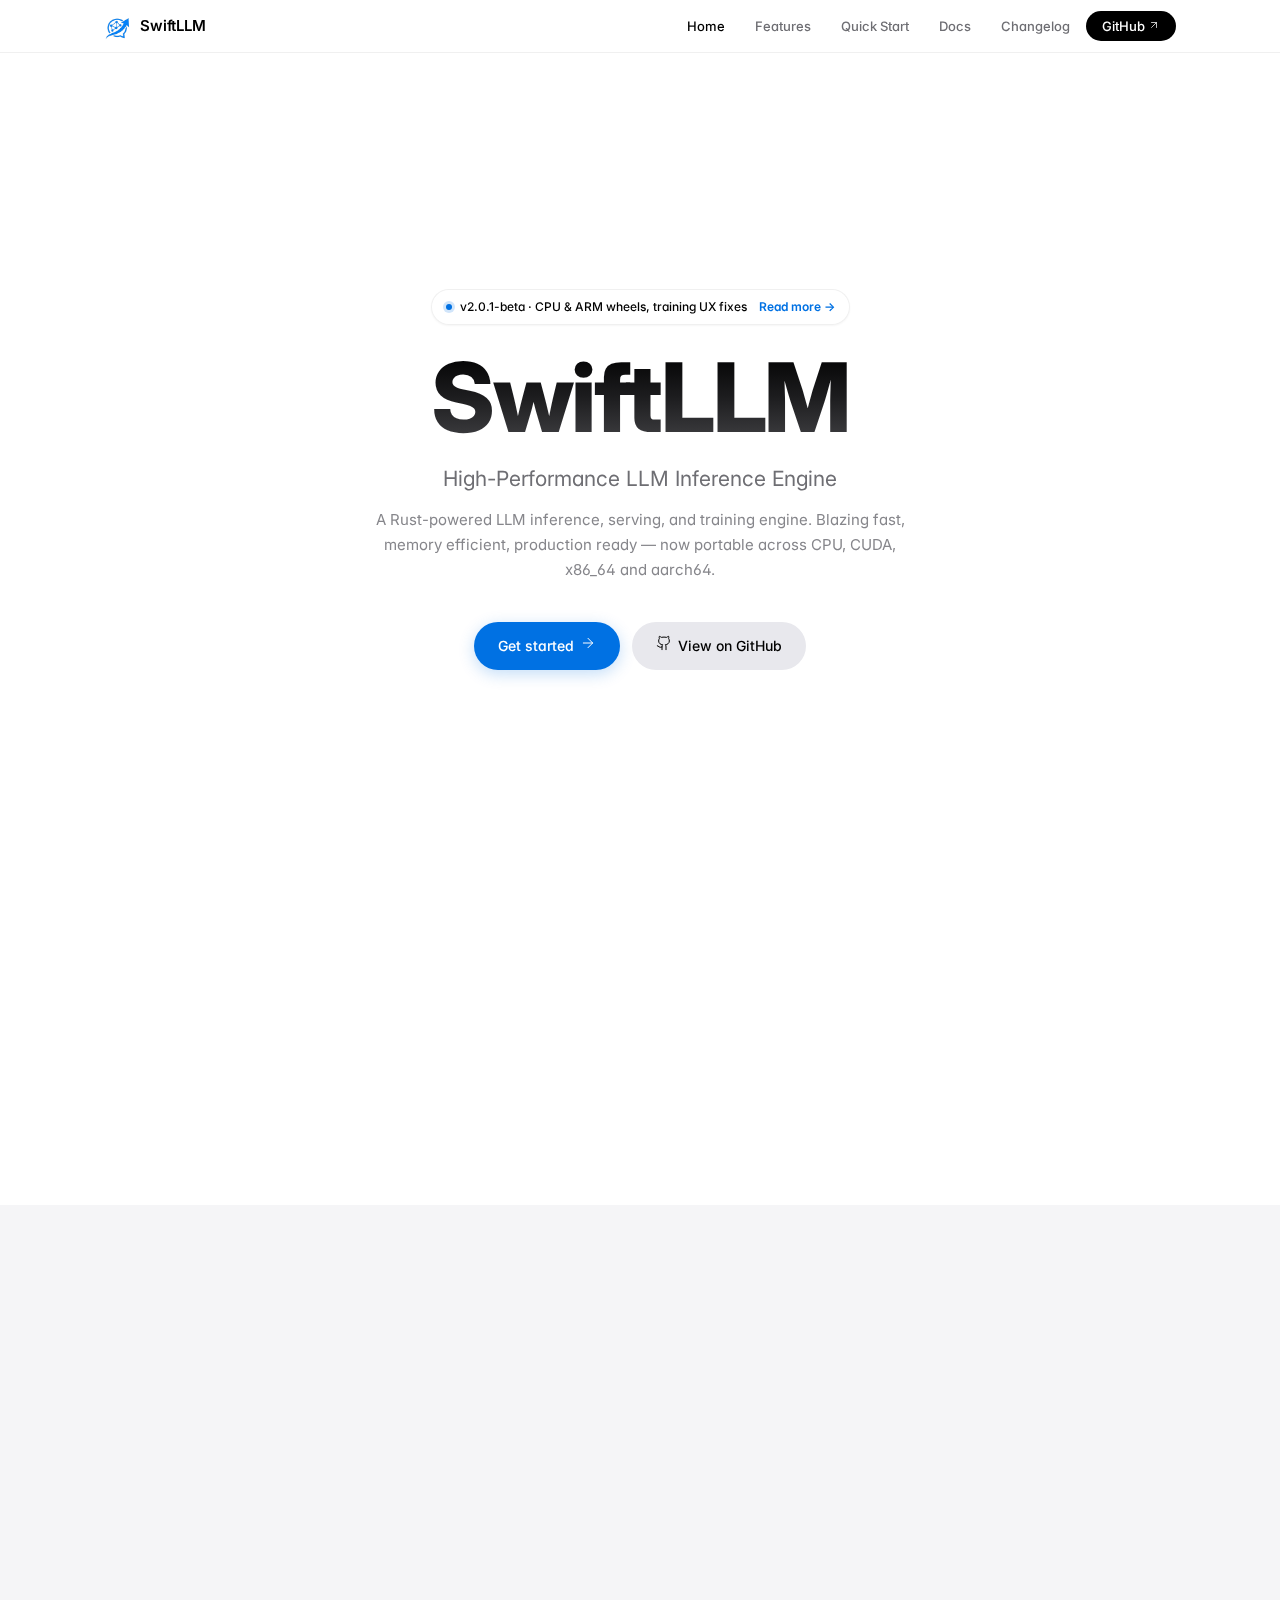
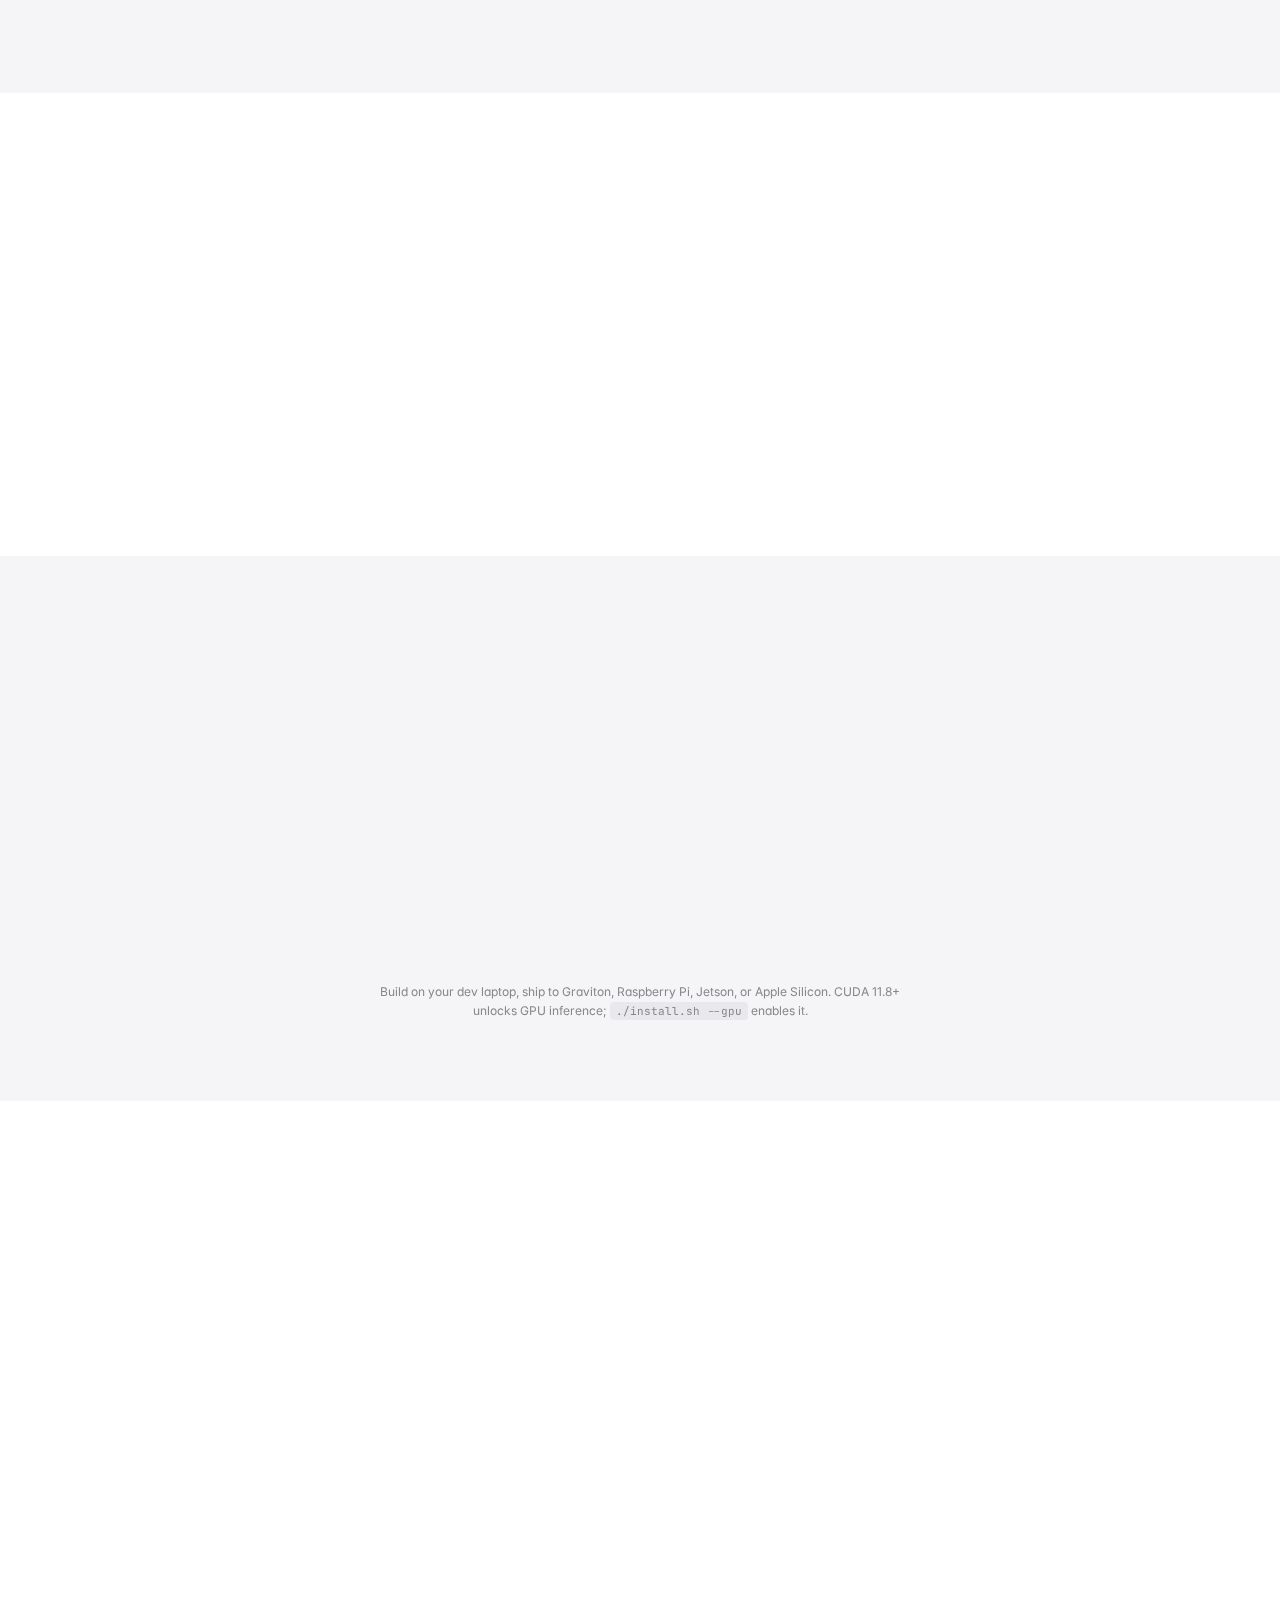
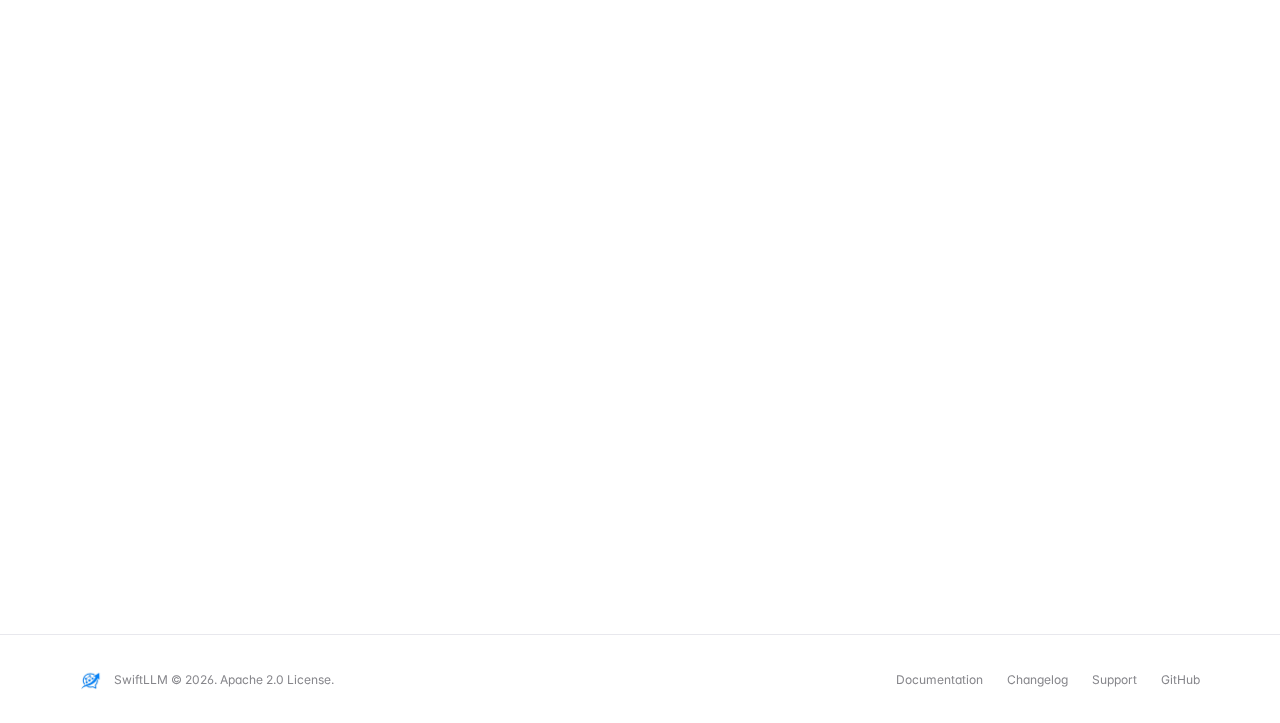
<file: swiftllm/ui/site/index.html>
<!DOCTYPE html>
<html lang="en">
<head>
<meta charset="UTF-8">
<meta name="viewport" content="width=device-width, initial-scale=1.0">
<script>document.documentElement.classList.add('js');</script>
<title>SwiftLLM — High-Performance LLM Inference Engine</title>
<link rel="stylesheet" href="../../colors_and_type.css">
<link rel="icon" href="../../assets/logo-mark.png" type="image/png">
<style>
/* ============================================================
   SwiftLLM — Modernized Marketing Page
   Apple design language, heavy motion, refined Inter+SF Mono
   ============================================================ */

html, body { background: var(--bg-primary); color: var(--fg-primary); overflow-x: hidden; }
body { font-feature-settings: "cv02","cv03","cv04","cv11"; }

/* ---------- GLASS NAV ---------- */
.nav {
  position: fixed; top: 0; left: 0; right: 0; z-index: 1000;
  background: var(--glass-nav);
  backdrop-filter: var(--glass-blur);
  -webkit-backdrop-filter: var(--glass-blur);
  border-bottom: 1px solid rgba(0,0,0,0.06);
  transition: background var(--d-base) var(--ease-standard);
}
.nav-inner {
  max-width: var(--container-max); margin: 0 auto;
  height: 52px; padding: 0 var(--s-6);
  display: flex; align-items: center; justify-content: space-between;
}
.nav-logo { display: flex; align-items: center; gap: var(--s-2); text-decoration: none; color: var(--fg-primary); }
.nav-logo-mark { width: 28px; height: 28px; }
.nav-logo-text { font-size: 15px; font-weight: var(--w-semibold); letter-spacing: -0.01em; }
.nav-links { display: flex; align-items: center; gap: 2px; list-style: none; }
.nav-links a {
  color: var(--fg-secondary); padding: 7px 14px; font-size: 13px; font-weight: var(--w-medium);
  border-radius: var(--r-8); transition: all var(--d-fast) var(--ease-standard);
}
.nav-links a:hover { color: var(--fg-primary); background: var(--gray-50); }
.nav-links a.active { color: var(--fg-primary); }
.nav-cta {
  background: var(--fg-primary) !important; color: var(--bg-primary) !important;
  padding: 7px 16px !important; border-radius: var(--r-full) !important;
}
.nav-cta:hover { background: var(--gray-600) !important; color: var(--white) !important; }

/* ---------- HERO ---------- */
.hero {
  position: relative; min-height: 100vh; display: flex; flex-direction: column;
  align-items: center; justify-content: center; text-align: center;
  padding: 140px var(--s-6) var(--s-20);
  overflow: hidden;
}
.hero-bg {
  position: absolute; inset: 0; z-index: 0; pointer-events: none;
  background:
    radial-gradient(900px 500px at 50% 0%, rgba(30,127,255,0.08), transparent 70%),
    radial-gradient(600px 400px at 85% 30%, rgba(30,127,255,0.04), transparent 70%),
    linear-gradient(180deg, var(--gray-50) 0%, var(--white) 60%);
}
/* Subtle static grid overlay — gives the hero texture without motion */
.hero-grid {
  position: absolute; inset: 0; z-index: 0; pointer-events: none;
  background-image:
    linear-gradient(to right, rgba(15,23,42,0.04) 1px, transparent 1px),
    linear-gradient(to bottom, rgba(15,23,42,0.04) 1px, transparent 1px);
  background-size: 56px 56px;
  mask-image: radial-gradient(ellipse 70% 60% at 50% 40%, black 30%, transparent 80%);
  -webkit-mask-image: radial-gradient(ellipse 70% 60% at 50% 40%, black 30%, transparent 80%);
}

.hero > * { position: relative; z-index: 1; }

.hero-badge {
  display: inline-flex; align-items: center; gap: 8px;
  padding: 7px 14px; margin-bottom: var(--s-6);
  background: var(--glass-panel); backdrop-filter: var(--glass-blur);
  -webkit-backdrop-filter: var(--glass-blur);
  border: 1px solid rgba(0,0,0,0.06);
  border-radius: var(--r-full); font-size: 12px; font-weight: var(--w-medium);
  color: var(--fg-primary);
  box-shadow: var(--shadow-1);
}
.hero-badge-dot {
  width: 6px; height: 6px; background: var(--blue); border-radius: 50%;
  box-shadow: 0 0 0 3px rgba(0,113,227,0.18);
  animation: pulse-dot 2s ease-in-out infinite;
}
@keyframes pulse-dot { 0%,100% { box-shadow: 0 0 0 3px rgba(0,113,227,0.18); } 50% { box-shadow: 0 0 0 6px rgba(0,113,227,0.08); } }
.hero-badge-link { color: var(--blue); font-weight: var(--w-semibold); margin-left: 4px; }

.hero h1 {
  font-size: var(--text-display); line-height: var(--lh-display);
  letter-spacing: var(--tr-tight); font-weight: var(--w-heavy);
  margin-bottom: var(--s-4);
  background: linear-gradient(180deg, #000 0%, #1d1d1f 50%, #424245 100%);
  -webkit-background-clip: text; background-clip: text; color: transparent;
}
.hero-tagline {
  font-size: var(--text-lead); color: var(--fg-secondary);
  font-weight: var(--w-regular); margin-bottom: var(--s-3); max-width: 620px;
}
.hero-desc {
  font-size: var(--text-body); color: var(--fg-tertiary);
  max-width: 540px; margin: 0 auto var(--s-10); line-height: 1.65;
}
.hero-actions { display: flex; align-items: center; justify-content: center; gap: var(--s-3); flex-wrap: wrap; }

.btn {
  display: inline-flex; align-items: center; gap: 6px;
  padding: 13px 24px; border-radius: var(--r-full);
  font-size: 14px; font-weight: var(--w-medium);
  text-decoration: none; cursor: pointer; border: none;
  transition: all var(--d-base) var(--ease-standard);
  will-change: transform;
}
.btn:active { transform: scale(0.97); }
.btn-primary { background: var(--blue); color: var(--white); box-shadow: 0 4px 16px rgba(0,113,227,0.24); }
.btn-primary:hover { background: var(--blue-hover); transform: translateY(-1px); box-shadow: 0 8px 24px rgba(0,113,227,0.32); }
.btn-secondary { background: var(--gray-100); color: var(--fg-primary); }
.btn-secondary:hover { background: var(--gray-200); }
.btn-ghost { background: transparent; color: var(--fg-primary); }
.btn-ghost:hover { background: var(--gray-50); }
.btn .icon { width: 16px; height: 16px; transition: transform var(--d-base) var(--ease-standard); }
.btn-primary:hover .icon { transform: translateX(3px); }

/* Inline command chip */
.command-chip {
  margin-top: var(--s-8);
  display: inline-flex; align-items: center; gap: var(--s-3);
  padding: 10px 14px 10px 18px;
  background: var(--ink); color: var(--gray-100);
  border-radius: var(--r-full); font-family: var(--font-mono); font-size: 13px;
  box-shadow: var(--shadow-2);
  cursor: pointer; transition: all var(--d-base) var(--ease-standard);
}
.command-chip:hover { transform: translateY(-1px); box-shadow: var(--shadow-3); }
.command-chip .prompt { color: var(--gray-400); }
.command-chip .cmd { color: var(--white); }
.command-chip button {
  background: rgba(255,255,255,0.08); border: none; color: var(--gray-100);
  width: 28px; height: 28px; border-radius: 50%; cursor: pointer;
  display: grid; place-items: center; transition: background var(--d-fast);
}
.command-chip button:hover { background: rgba(255,255,255,0.14); }
.command-chip .icon { width: 14px; height: 14px; }

/* ---------- SECTIONS ---------- */
.section { padding: var(--s-20) var(--s-6); position: relative; }
.section-mist { background: var(--gray-50); }
.section-ink { background: var(--ink); color: var(--white); }
.section-inner { max-width: var(--container-max); margin: 0 auto; }

.section-head { text-align: center; margin-bottom: var(--s-12); }
.section-eyebrow {
  display: inline-block; font-size: var(--text-eyebrow); font-weight: var(--w-semibold);
  letter-spacing: var(--tr-loose); text-transform: uppercase;
  color: var(--blue); margin-bottom: var(--s-3);
}
.section-title {
  font-size: var(--text-h2); line-height: var(--lh-heading);
  letter-spacing: var(--tr-snug); font-weight: var(--w-bold);
  margin-bottom: var(--s-3); max-width: 700px; margin-inline: auto;
}
.section-sub {
  font-size: var(--text-body); color: var(--fg-tertiary);
  max-width: 560px; margin: 0 auto; line-height: 1.6;
}
.section-ink .section-title { color: var(--white); }
.section-ink .section-sub { color: var(--gray-300); }

/* ---------- STATS ---------- */
.stats {
  display: grid; grid-template-columns: repeat(4, 1fr);
  gap: var(--s-4); padding: var(--s-12) 0;
}
.stat { text-align: center; padding: var(--s-6) var(--s-4); border-right: 1px solid var(--gray-100); }
.stat:last-child { border-right: none; }
.stat-value {
  font-size: 56px; font-weight: var(--w-heavy);
  letter-spacing: var(--tr-tight); line-height: 1;
  background: linear-gradient(180deg, #000, #424245);
  -webkit-background-clip: text; background-clip: text; color: transparent;
  margin-bottom: 6px;
}
.stat-label { font-size: 12px; color: var(--fg-tertiary); font-weight: var(--w-medium); text-transform: uppercase; letter-spacing: 0.08em; }

/* ---------- TWO-COL (built-for / code) ---------- */
.split { display: grid; grid-template-columns: 1fr 1fr; gap: var(--s-12); align-items: center; }
.split-text h3 {
  font-size: var(--text-h2); line-height: 1.05;
  letter-spacing: var(--tr-snug); font-weight: var(--w-bold);
  margin-bottom: var(--s-4);
}
.split-text p { font-size: 15px; color: var(--fg-tertiary); line-height: 1.65; margin-bottom: var(--s-3); }
.highlights { display: flex; flex-direction: column; gap: var(--s-3); margin-top: var(--s-6); }
.hl {
  display: flex; align-items: flex-start; gap: var(--s-3); padding: var(--s-4);
  background: var(--white); border-radius: var(--r-12);
  border: 1px solid rgba(0,0,0,0.05);
  transition: all var(--d-base) var(--ease-standard);
}
.hl:hover { transform: translateX(2px); border-color: rgba(0,0,0,0.1); box-shadow: var(--shadow-2); }
.hl-icon {
  width: 36px; height: 36px; border-radius: var(--r-8);
  display: grid; place-items: center; flex-shrink: 0;
  background: var(--blue-wash); color: var(--blue);
}
.hl-icon .icon { width: 18px; height: 18px; }
.hl h4 { font-size: 13px; font-weight: var(--w-semibold); margin-bottom: 2px; }
.hl p { font-size: 12px; color: var(--fg-tertiary); margin: 0; line-height: 1.5; }

/* ---------- CODE PREVIEW WINDOW ---------- */
.code-window {
  background: #0f0f10;
  border-radius: var(--r-16);
  padding: var(--s-5);
  font-family: var(--font-mono); font-size: 12.5px; line-height: 1.7;
  color: #e8e8ed; overflow-x: auto;
  box-shadow:
    0 50px 100px -20px rgba(0,0,0,0.25),
    0 30px 60px -30px rgba(0,113,227,0.18),
    inset 0 1px 0 rgba(255,255,255,0.05);
  position: relative;
  border: 1px solid rgba(255,255,255,0.08);
}
.code-header { display: flex; align-items: center; gap: 6px; margin-bottom: var(--s-4); padding-bottom: var(--s-3); border-bottom: 1px solid rgba(255,255,255,0.06); }
.code-dot { width: 11px; height: 11px; border-radius: 50%; }
.code-dot.red { background: #ff5f57; }
.code-dot.yellow { background: #febc2e; }
.code-dot.green { background: #28c840; }
.code-file { margin-left: auto; font-size: 11px; color: #86868b; }
.kw { color: #ff7b72; } .str { color: #a5d6ff; } .fn { color: #d2a8ff; }
.cm { color: #6e7681; font-style: italic; } .num { color: #79c0ff; } .var { color: #ffa657; }
.cls { color: #ffa657; }

/* ---------- FEATURES GRID ---------- */
.features {
  display: grid; grid-template-columns: repeat(3, 1fr);
  gap: var(--s-4);
}
.feature {
  padding: var(--s-6); background: var(--white); border-radius: var(--r-16);
  border: 1px solid rgba(0,0,0,0.05);
  transition: all var(--d-slow) var(--ease-standard);
  position: relative; overflow: hidden;
  will-change: transform;
}
.feature::before {
  content: ''; position: absolute; inset: 0;
  background: radial-gradient(400px 200px at var(--mx,50%) var(--my,0%), rgba(0,113,227,0.05), transparent 60%);
  opacity: 0; transition: opacity var(--d-base) var(--ease-standard); pointer-events: none;
}
.feature:hover { transform: translateY(-4px); border-color: rgba(0,113,227,0.18); box-shadow: var(--shadow-3); }
.feature:hover::before { opacity: 1; }
.feature-icon {
  width: 44px; height: 44px; border-radius: var(--r-10);
  display: grid; place-items: center; margin-bottom: var(--s-4);
  transition: transform var(--d-base) var(--ease-standard);
}
.feature:hover .feature-icon { transform: scale(1.08) rotate(-3deg); }
.feature-icon .icon { width: 22px; height: 22px; }
.fi-blue   { background: var(--blue-wash);   color: var(--blue); }
.fi-purple { background: var(--purple-wash); color: var(--purple); }
.fi-green  { background: var(--green-wash);  color: var(--green); }
.fi-orange { background: var(--orange-wash); color: var(--orange); }
.fi-pink   { background: var(--pink-wash);   color: var(--pink); }
.fi-teal   { background: var(--teal-wash);   color: var(--teal); }
.fi-indigo { background: var(--indigo-wash); color: var(--indigo); }
.feature h3 { font-size: 16px; font-weight: var(--w-semibold); margin-bottom: 6px; letter-spacing: -0.01em; }
.feature p { font-size: 13.5px; color: var(--fg-tertiary); line-height: 1.55; }

/* ---------- MODELS MARQUEE ---------- */
.marquee-wrap { padding: var(--s-6) 0; }
/* MODELS — static wrap, no scrolling */
.marquee-track { display: flex; flex-wrap: wrap; gap: var(--s-3); justify-content: center; }
.marquee-track:hover { animation-play-state: paused; }
@keyframes marquee { from { transform: translateX(0); } to { transform: translateX(-50%); } }
.chip {
  display: inline-flex; align-items: center; gap: 8px;
  padding: 11px 18px; background: var(--white);
  border-radius: var(--r-full); font-size: 13px; font-weight: var(--w-medium);
  white-space: nowrap; border: 1px solid rgba(0,0,0,0.05);
  box-shadow: var(--shadow-1);
  transition: transform var(--d-base) var(--ease-standard);
}
.chip:hover { transform: translateY(-2px); }
.chip-dot { width: 6px; height: 6px; border-radius: 50%; }

/* ---------- ARCH GRID ---------- */
.arch { display: grid; grid-template-columns: repeat(5, 1fr); gap: var(--s-3); }
.arch-item {
  padding: var(--s-6) var(--s-4); text-align: center;
  background: var(--white); border-radius: var(--r-14);
  border: 1px solid rgba(0,0,0,0.05);
  transition: all var(--d-base) var(--ease-standard);
}
.arch-item:hover { transform: translateY(-3px); box-shadow: var(--shadow-2); border-color: rgba(0,113,227,0.15); }
.arch-icon {
  width: 40px; height: 40px; border-radius: var(--r-10);
  display: grid; place-items: center; margin: 0 auto var(--s-3);
  background: var(--gray-50); color: var(--fg-primary);
  transition: all var(--d-base) var(--ease-standard);
}
.arch-item:hover .arch-icon { background: var(--blue-wash); color: var(--blue); }
.arch-icon .icon { width: 20px; height: 20px; }
.arch-name { font-size: 12px; font-weight: var(--w-semibold); margin-bottom: 2px; font-family: var(--font-mono); }
.arch-desc { font-size: 11px; color: var(--fg-tertiary); }

/* ---------- PLATFORMS TABLE ---------- */
.platforms {
  max-width: 720px; margin: 0 auto;
  background: var(--white); border-radius: var(--r-16);
  padding: 6px; border: 1px solid rgba(0,0,0,0.06);
  overflow: hidden;
}
.plat-table { width: 100%; border-collapse: collapse; font-size: 13px; }
.plat-table th {
  text-align: left; padding: 16px 20px; font-weight: var(--w-semibold);
  font-size: 11px; text-transform: uppercase; letter-spacing: 0.08em;
  color: var(--fg-tertiary); border-bottom: 1px solid var(--gray-100);
}
.plat-table td { padding: 14px 20px; border-bottom: 1px solid var(--gray-50); color: var(--fg-secondary); }
.plat-table tr:last-child td { border-bottom: none; }
.plat-table td:first-child { font-weight: var(--w-semibold); color: var(--fg-primary); }
.plat-table .mono { font-family: var(--font-mono); font-size: 12px; color: var(--fg-tertiary); }

/* ---------- STEPS ---------- */
.steps { display: grid; grid-template-columns: repeat(4, 1fr); gap: var(--s-3); }
.step {
  padding: var(--s-6); background: var(--white); border-radius: var(--r-16);
  border: 1px solid rgba(0,0,0,0.05);
  transition: all var(--d-base) var(--ease-standard);
  position: relative; overflow: hidden;
  display: flex; flex-direction: column;
}
.step .step-cmd { margin-top: auto; }
.step:hover { transform: translateY(-3px); box-shadow: var(--shadow-3); border-color: rgba(0,113,227,0.18); }
.step-num {
  width: 32px; height: 32px; border-radius: 50%;
  background: var(--ink); color: var(--white);
  display: grid; place-items: center;
  font-size: 14px; font-weight: var(--w-bold); margin-bottom: var(--s-4);
  transition: all var(--d-base) var(--ease-standard);
}
.step:hover .step-num { background: var(--blue); transform: scale(1.08); }
.step h3 { font-size: 15px; font-weight: var(--w-semibold); margin-bottom: 6px; }
.step p { font-size: 13px; color: var(--fg-tertiary); line-height: 1.55; margin-bottom: var(--s-4); }
.step-cmd {
  padding: 10px 12px; background: var(--ink); border-radius: var(--r-8);
  font-family: var(--font-mono); font-size: 11.5px; color: #e8e8ed;
  cursor: pointer; overflow-x: auto; white-space: nowrap;
  display: flex; align-items: center; gap: 8px;
  transition: background var(--d-fast);
}
.step-cmd:hover { background: #2a2a2c; }
.step-cmd .prompt { color: var(--gray-400); }

/* ---------- BIG CTA ---------- */
.cta-section { padding: var(--s-20) var(--s-6) var(--s-24); }
.cta-card {
  max-width: 880px; margin: 0 auto;
  padding: var(--s-16) var(--s-10);
  background: linear-gradient(135deg, #000 0%, #1d1d1f 100%);
  border-radius: var(--r-28);
  color: var(--white); text-align: center; position: relative; overflow: hidden;
  border: 1px solid rgba(255,255,255,0.08);
}
.cta-card::before {
  content: ''; position: absolute; top: -50%; left: -20%; width: 140%; height: 200%;
  background: radial-gradient(circle at 20% 30%, rgba(0,113,227,0.25), transparent 50%),
              radial-gradient(circle at 80% 70%, rgba(175,82,222,0.18), transparent 50%);
  animation: drift 20s ease-in-out infinite;
}
@keyframes drift {
  0%, 100% { transform: translate(0,0); }
  50%      { transform: translate(-4%, 3%); }
}
.cta-card > * { position: relative; }
.cta-card h2 {
  font-size: var(--text-h1); font-weight: var(--w-heavy);
  letter-spacing: var(--tr-tight); line-height: 1.05; margin-bottom: var(--s-4);
}
.cta-card p { font-size: 17px; color: var(--gray-300); margin-bottom: var(--s-8); max-width: 520px; margin-inline: auto; }
.cta-card .btn-primary { background: var(--white); color: var(--black); box-shadow: none; }
.cta-card .btn-primary:hover { background: var(--gray-100); transform: translateY(-1px); }
.cta-card .btn-secondary { background: rgba(255,255,255,0.1); color: var(--white); }
.cta-card .btn-secondary:hover { background: rgba(255,255,255,0.16); }

/* ---------- FOOTER ---------- */
.footer { border-top: 1px solid var(--gray-100); padding: var(--s-8) var(--s-6); }
.footer-inner { max-width: var(--container-max); margin: 0 auto; display: flex; justify-content: space-between; align-items: center; gap: var(--s-6); flex-wrap: wrap; }
.footer-left { display: flex; align-items: center; gap: var(--s-3); }
.footer-copy { font-size: 12px; color: var(--fg-tertiary); }
.footer-links { display: flex; gap: var(--s-6); list-style: none; }
.footer-links a { color: var(--fg-tertiary); font-size: 12px; }
.footer-links a:hover { color: var(--fg-primary); }

/* ---------- ANIMATIONS ---------- */
/* Reveal only applies once JS tags <html> with .js — prevents FOUC flash.
   Elements already marked .in are visible instantly (no transition on first paint). */
.js .reveal:not(.in) { opacity: 0; transform: translateY(24px); transition: opacity 0.7s var(--ease-standard), transform 0.7s var(--ease-standard); }
.js .reveal.in { opacity: 1; transform: translateY(0); transition: opacity 0.7s var(--ease-standard), transform 0.7s var(--ease-standard); }
.js .reveal.d1 { transition-delay: 0.08s; }
.js .reveal.d2 { transition-delay: 0.16s; }
.js .reveal.d3 { transition-delay: 0.24s; }
.js .reveal.d4 { transition-delay: 0.32s; }
.js .reveal.d5 { transition-delay: 0.40s; }


/* ---------- RESPONSIVE ---------- */
@media (max-width: 980px) {
  .features, .arch, .steps { grid-template-columns: repeat(2, 1fr); }
  .split { grid-template-columns: 1fr; gap: var(--s-10); }
  .stats { grid-template-columns: repeat(4, 1fr); }
  .stat-value { font-size: 40px; }
}
@media (max-width: 640px) {
  .nav-links { display: none; }
  .features, .arch, .steps, .stats { grid-template-columns: 1fr; }
  .stat { border-right: none; border-bottom: 1px solid var(--gray-100); }
  .stat:last-child { border-bottom: none; }
  .hero { padding-top: 100px; }
  .section { padding: var(--s-16) var(--s-5); }
  .cta-card { padding: var(--s-12) var(--s-6); }
}

</style>
</head>
<body>

<!-- ========== NAV ========== -->
<nav class="nav">
  <div class="nav-inner">
    <a href="index.html" class="nav-logo">
      <img src="../../assets/logo-mark.png" alt="SwiftLLM" class="nav-logo-mark">
      <span class="nav-logo-text">SwiftLLM</span>
    </a>
    <ul class="nav-links">
      <li><a href="index.html" class="active">Home</a></li>
      <li><a href="#features">Features</a></li>
      <li><a href="#quickstart">Quick Start</a></li>
      <li><a href="docs.html">Docs</a></li>
      <li><a href="docs.html#changelog">Changelog</a></li>
      <li><a href="https://github.com/infrabrew/swiftllm" target="_blank" class="nav-cta">GitHub
        <i data-icon="arrow-up-right" data-size="12"></i></a></li>
    </ul>
  </div>
</nav>

<!-- ========== HERO ========== -->
<section class="hero">
  <div class="hero-bg"></div>
  <div class="hero-grid"></div>

  <div class="hero-badge reveal in">
    <span class="hero-badge-dot"></span>
    v2.0.1-beta · CPU & ARM wheels, training UX fixes
    <a href="docs.html#changelog" class="hero-badge-link">Read more →</a>
  </div>

  <h1 class="reveal in d1">SwiftLLM</h1>
  <p class="hero-tagline reveal in d2">High-Performance LLM Inference Engine</p>
  <p class="hero-desc reveal in d3">A Rust-powered LLM inference, serving, and training engine. Blazing fast, memory efficient, production ready — now portable across CPU, CUDA, x86_64 and aarch64.</p>
  <div class="hero-actions reveal in d4">
    <a href="#quickstart" class="btn btn-primary">Get started <i data-icon="arrow-right" data-size="14"></i></a>
    <a href="https://github.com/infrabrew/swiftllm" target="_blank" class="btn btn-secondary">
      <i data-icon="github" data-size="14"></i> View on GitHub
    </a>
  </div>

</section>

<!-- ========== STATS ========== -->
<section class="section" style="padding-top:0;">
  <div class="section-inner">
    <div class="stats reveal">
      <div class="stat"><div class="stat-value" data-count="10">0</div><div class="stat-label">Model Families</div></div>
      <div class="stat"><div class="stat-value" data-count="5">0</div><div class="stat-label">Rust Crates</div></div>
      <div class="stat"><div class="stat-value" data-count="9">0</div><div class="stat-label">CLI Commands</div></div>
      <div class="stat"><div class="stat-value" data-count="4">0</div><div class="stat-label">Wheel Targets</div></div>
    </div>
  </div>
</section>

<!-- ========== BUILT FOR / CODE ========== -->
<section class="section section-mist">
  <div class="section-inner">
    <div class="split">
      <div class="split-text reveal">
        <h3>Built for performance.<br>Designed for developers.</h3>
        <p>SwiftLLM combines continuous batching, PagedAttention for optimal memory management, and optimized CUDA kernels to deliver maximum throughput with minimum latency.</p>
        <p>Whether you need an OpenAI-style API server, batch processing, interactive chat, or fine-tuning with LoRA/QLoRA, SwiftLLM provides a unified, production-ready solution.</p>
        <div class="highlights">
          <div class="hl"><div class="hl-icon"><i data-icon="zap"></i></div>
            <div><h4>Rust + Python Hybrid</h4><p>Rust core via PyO3 + maturin abi3 wheels for Python 3.8–3.12</p></div></div>
          <div class="hl"><div class="hl-icon" style="background:var(--purple-wash);color:var(--purple)"><i data-icon="cpu"></i></div>
            <div><h4>CPU, CUDA, ARM</h4><p>CPU is default — CUDA opt-in with <code>--gpu</code>. Ships x86_64 and aarch64 wheels</p></div></div>
          <div class="hl"><div class="hl-icon" style="background:var(--green-wash);color:var(--green)"><i data-icon="lock"></i></div>
            <div><h4>Air-Gapped Deployment</h4><p>Bundle wheels, source, and models into a signed tarball for offline installs</p></div></div>
        </div>
      </div>
      <div class="code-window reveal d2">
        <div class="code-header">
          <span class="code-dot red"></span>
          <span class="code-dot yellow"></span>
          <span class="code-dot green"></span>
          <span class="code-file">quickstart.py</span>
        </div>
<pre style="margin:0; font-family:inherit;"><span class="kw">from</span> swiftllm <span class="kw">import</span> LLM, SamplingParams

<span class="cm"># Load model with automatic GPU detection</span>
llm = <span class="cls">LLM</span>(<span class="str">"meta-llama/Llama-3-8B"</span>)

<span class="cm"># Configure sampling</span>
params = <span class="cls">SamplingParams</span>(
    temperature=<span class="num">0.7</span>,
    top_p=<span class="num">0.9</span>,
    max_tokens=<span class="num">256</span>,
)

<span class="cm"># Generate</span>
outputs = llm.<span class="fn">generate</span>(
    [<span class="str">"Explain quantum computing"</span>],
    params,
)

<span class="kw">for</span> output <span class="kw">in</span> outputs:
    <span class="fn">print</span>(output.text)</pre>
      </div>
    </div>
  </div>
</section>

<!-- ========== FEATURES ========== -->
<section class="section" id="features">
  <div class="section-inner">
    <div class="section-head reveal">
      <div class="section-eyebrow">Capabilities</div>
      <h2 class="section-title">Powerful features, built-in.</h2>
      <p class="section-sub">Everything you need to deploy and manage LLMs in production environments.</p>
    </div>
    <div class="features">
      <div class="feature reveal" data-tilt>
        <div class="feature-icon fi-blue"><i data-icon="zap"></i></div>
        <h3>High Throughput</h3>
        <p>Continuous batching and efficient scheduling maximize tokens per second.</p>
      </div>
      <div class="feature reveal d1" data-tilt>
        <div class="feature-icon fi-purple"><i data-icon="trending-up"></i></div>
        <h3>PagedAttention</h3>
        <p>Block-allocator KV cache with copy-on-write delivers optimal VRAM utilization.</p>
      </div>
      <div class="feature reveal d2" data-tilt>
        <div class="feature-icon fi-teal"><i data-icon="clock"></i></div>
        <h3>Speculative Decoding</h3>
        <p>Draft-model acceleration and O(n) quickselect sampling for sub-second latency.</p>
      </div>
      <div class="feature reveal" data-tilt>
        <div class="feature-icon fi-pink"><i data-icon="layers"></i></div>
        <h3>Multi-GPU Scaling</h3>
        <p>Tensor parallelism and pipeline parallelism scale seamlessly across NVIDIA GPUs.</p>
      </div>
      <div class="feature reveal d1" data-tilt>
        <div class="feature-icon fi-green"><i data-icon="plug"></i></div>
        <h3>OpenAI-Style API</h3>
        <p>API server with key auth, input validation, CORS, TLS, and Prometheus metrics. Compatible with most common OpenAI SDK calls — review the docs for supported endpoints.</p>
      </div>
      <div class="feature reveal d2" data-tilt>
        <div class="feature-icon fi-orange"><i data-icon="wrench"></i></div>
        <h3>Training &amp; Fine-Tuning</h3>
        <p>LoRA, QLoRA, full fine-tuning with Muon, AdamW, and SGD optimizers.</p>
      </div>
      <div class="feature reveal" data-tilt>
        <div class="feature-icon fi-blue"><i data-icon="package"></i></div>
        <h3>Multi-Format Models</h3>
        <p>HuggingFace, GGUF, SafeTensors, and PyTorch formats with auto-detection.</p>
      </div>
      <div class="feature reveal d1" data-tilt>
        <div class="feature-icon fi-indigo"><i data-icon="shield"></i></div>
        <h3>Air-Gapped Install</h3>
        <p>Portable bundles with SHA256 verification for fully offline deployment.</p>
      </div>
      <div class="feature reveal d2" data-tilt>
        <div class="feature-icon fi-purple"><i data-icon="cpu"></i></div>
        <h3>CPU &amp; ARM Ready</h3>
        <p>Ships portable wheels for x86_64, aarch64, Apple Silicon, and Graviton — CUDA is opt-in.</p>
      </div>
    </div>
  </div>
</section>

<!-- ========== MODELS MARQUEE ========== -->
<section class="section section-mist">
  <div class="section-inner">
    <div class="section-head reveal">
      <div class="section-eyebrow">Compatibility</div>
      <h2 class="section-title">Supported models</h2>
      <p class="section-sub">Run the most popular open-source model families out of the box.</p>
    </div>
    <div class="marquee-wrap reveal">
      <div class="marquee-track" id="marquee"></div>
    </div>
  </div>
</section>

<!-- ========== ARCHITECTURE ========== -->
<section class="section">
  <div class="section-inner">
    <div class="section-head reveal">
      <div class="section-eyebrow">Architecture</div>
      <h2 class="section-title">Five crates. One engine.</h2>
      <p class="section-sub">Modular Rust crates working together for maximum performance.</p>
    </div>
    <div class="arch reveal">
      <div class="arch-item"><div class="arch-icon"><i data-icon="cog"></i></div><div class="arch-name">swiftllm-core</div><div class="arch-desc">Inference & scheduling</div></div>
      <div class="arch-item"><div class="arch-icon"><i data-icon="package"></i></div><div class="arch-name">swiftllm-models</div><div class="arch-desc">Model loading & formats</div></div>
      <div class="arch-item"><div class="arch-icon"><i data-icon="droplet"></i></div><div class="arch-name">swiftllm-cuda</div><div class="arch-desc">CUDA kernels</div></div>
      <div class="arch-item"><div class="arch-icon"><i data-icon="globe"></i></div><div class="arch-name">swiftllm-server</div><div class="arch-desc">HTTP API (Axum)</div></div>
      <div class="arch-item"><div class="arch-icon"><i data-icon="book"></i></div><div class="arch-name">swiftllm-training</div><div class="arch-desc">LoRA & fine-tuning</div></div>
    </div>
  </div>
</section>

<!-- ========== PLATFORMS ========== -->
<section class="section section-mist">
  <div class="section-inner">
    <div class="section-head reveal">
      <div class="section-eyebrow">Portability</div>
      <h2 class="section-title">Runs everywhere.</h2>
      <p class="section-sub">Portable abi3 wheels for Python 3.8–3.12. CPU is the default; CUDA is opt-in.</p>
    </div>
    <div class="platforms reveal">
      <table class="plat-table">
        <thead>
          <tr><th>Platform</th><th>x86_64</th><th>aarch64 / arm64</th></tr>
        </thead>
        <tbody>
          <tr><td>Linux</td><td class="mono">manylinux2014_x86_64</td><td class="mono">manylinux2014_aarch64</td></tr>
          <tr><td>macOS</td><td class="mono">macosx_10_15_x86_64</td><td class="mono">macosx_11_0_arm64 (M1+)</td></tr>
        </tbody>
      </table>
    </div>
    <p style="text-align:center; font-size:12px; color:var(--fg-tertiary); margin-top:var(--s-5); max-width:560px; margin-inline:auto;">
      Build on your dev laptop, ship to Graviton, Raspberry Pi, Jetson, or Apple Silicon. CUDA 11.8+ unlocks GPU inference;
      <code style="background:var(--gray-100); padding:2px 6px; border-radius:4px; font-family:var(--font-mono); font-size:11px;">./install.sh --gpu</code> enables it.
    </p>
  </div>
</section>

<!-- ========== QUICKSTART ========== -->
<section class="section" id="quickstart">
  <div class="section-inner">
    <div class="section-head reveal">
      <div class="section-eyebrow">Get Started</div>
      <h2 class="section-title">Up and running in minutes.</h2>
      <p class="section-sub">Four simple steps to install, download a model, and start serving.</p>
    </div>
    <div class="steps">
      <div class="step reveal">
        <div class="step-num">1</div>
        <h3>Clone &amp; install</h3>
        <p>Installer auto-detects GPU, builds with Rust + maturin, installs <code>[serve]</code> extras.</p>
        <div class="step-cmd" onclick="copyText(this)"><span class="prompt">$</span><span>./install.sh</span></div>
      </div>
      <div class="step reveal d1">
        <div class="step-num">2</div>
        <h3>Download a model</h3>
        <p>Pull any supported model from HuggingFace Hub, including GGUF quantized variants.</p>
        <div class="step-cmd" onclick="copyText(this)"><span class="prompt">$</span><span>swiftllm download -m Qwen/Qwen2.5-7B</span></div>
      </div>
      <div class="step reveal d2">
        <div class="step-num">3</div>
        <h3>Run inference</h3>
        <p>Batch generate, chat interactively, or pipe prompts from a file.</p>
        <div class="step-cmd" onclick="copyText(this)"><span class="prompt">$</span><span>swiftllm generate -p "Say hi"</span></div>
      </div>
      <div class="step reveal d3">
        <div class="step-num">4</div>
        <h3>Serve an API</h3>
        <p>OpenAI-style server with key auth, CORS, and /metrics endpoint.</p>
        <div class="step-cmd" onclick="copyText(this)"><span class="prompt">$</span><span>swiftllm serve --port 8000</span></div>
      </div>
    </div>
  </div>
</section>

<!-- ========== CTA ========== -->
<section class="cta-section">
  <div class="cta-card reveal">
    <h2>Ready to run LLMs<br>at full speed?</h2>
    <p>Join the community building the next generation of LLM infrastructure.</p>
    <div class="hero-actions">
      <a href="https://github.com/infrabrew/swiftllm" class="btn btn-primary">
        <i data-icon="github" data-size="14"></i> Star on GitHub
      </a>
      <a href="docs.html" class="btn btn-secondary">Read the docs <i data-icon="arrow-right" data-size="14"></i></a>
    </div>
  </div>
</section>

<!-- ========== FOOTER ========== -->
<footer class="footer">
  <div class="footer-inner">
    <div class="footer-left">
      <img src="../../assets/logo-mark.png" alt="" width="22" height="22">
      <span class="footer-copy">SwiftLLM © 2026. Apache 2.0 License.</span>
    </div>
    <ul class="footer-links">
      <li><a href="docs.html">Documentation</a></li>
      <li><a href="docs.html#changelog">Changelog</a></li>
      <li><a href="docs.html#support">Support</a></li>
      <li><a href="https://github.com/infrabrew/swiftllm">GitHub</a></li>
    </ul>
  </div>
</footer>

<script src="../../assets/icons.js"></script>
<script>
// ---------- Reveal on scroll ----------
const io = new IntersectionObserver((entries) => {
  entries.forEach(e => { if (e.isIntersecting) { e.target.classList.add('in'); io.unobserve(e.target); } });
}, { threshold: 0.12 });
document.querySelectorAll('.reveal:not(.in)').forEach(el => io.observe(el));

// ---------- Stat counters ----------
const counterIO = new IntersectionObserver((entries) => {
  entries.forEach(e => {
    if (!e.isIntersecting) return;
    const el = e.target;
    const target = parseInt(el.dataset.count, 10);
    const suffix = el.textContent.includes('+') ? '+' : (target >= 10 ? '+' : '');
    let cur = 0;
    const step = Math.max(1, Math.ceil(target / 30));
    const tick = () => {
      cur = Math.min(target, cur + step);
      el.textContent = cur + (cur === target ? suffix : '');
      if (cur < target) requestAnimationFrame(tick);
    };
    tick();
    counterIO.unobserve(el);
  });
}, { threshold: 0.5 });
document.querySelectorAll('[data-count]').forEach(el => counterIO.observe(el));

// ---------- Copy to clipboard ----------
function copyText(el) {
  const txt = el.querySelector('.cmd, span:not(.prompt)')?.textContent || el.textContent.replace('$','').trim();
  navigator.clipboard?.writeText(txt.trim());
  const orig = el.style.background;
  el.style.background = 'var(--green)';
  el.style.color = '#fff';
  setTimeout(() => { el.style.background = orig; el.style.color = ''; }, 700);
}

// ---------- Nav bg on scroll ----------
const nav = document.querySelector('.nav');
window.addEventListener('scroll', () => {
  if (window.scrollY > 20) nav.style.background = 'rgba(255,255,255,0.92)';
  else nav.style.background = '';
});

// ---------- Feature mouse-track glow ----------
document.querySelectorAll('.feature').forEach(f => {
  f.addEventListener('mousemove', (e) => {
    const r = f.getBoundingClientRect();
    f.style.setProperty('--mx', ((e.clientX - r.left) / r.width * 100) + '%');
    f.style.setProperty('--my', ((e.clientY - r.top) / r.height * 100) + '%');
  });
});

// ---------- Models marquee (build twice for seamless loop) ----------
const models = [
  ['LLaMA 3', '#007AFF'], ['LLaMA 2', '#5856D6'], ['Code Llama', '#00C7BE'],
  ['Mistral', '#FF2D55'], ['Mixtral', '#34C759'], ['Qwen 1/2/3', '#FF9500'],
  ['Phi-2', '#007AFF'], ['Phi-3', '#5856D6'], ['Falcon', '#00C7BE'], ['Gemma', '#FF2D55'],
];
const mq = document.getElementById('marquee');
const render = () => models.map(([n,c]) =>
  `<div class="chip"><span class="chip-dot" style="background:${c}"></span>${n}</div>`).join('');
mq.innerHTML = render();
</script>

</body>
</html>
</file>
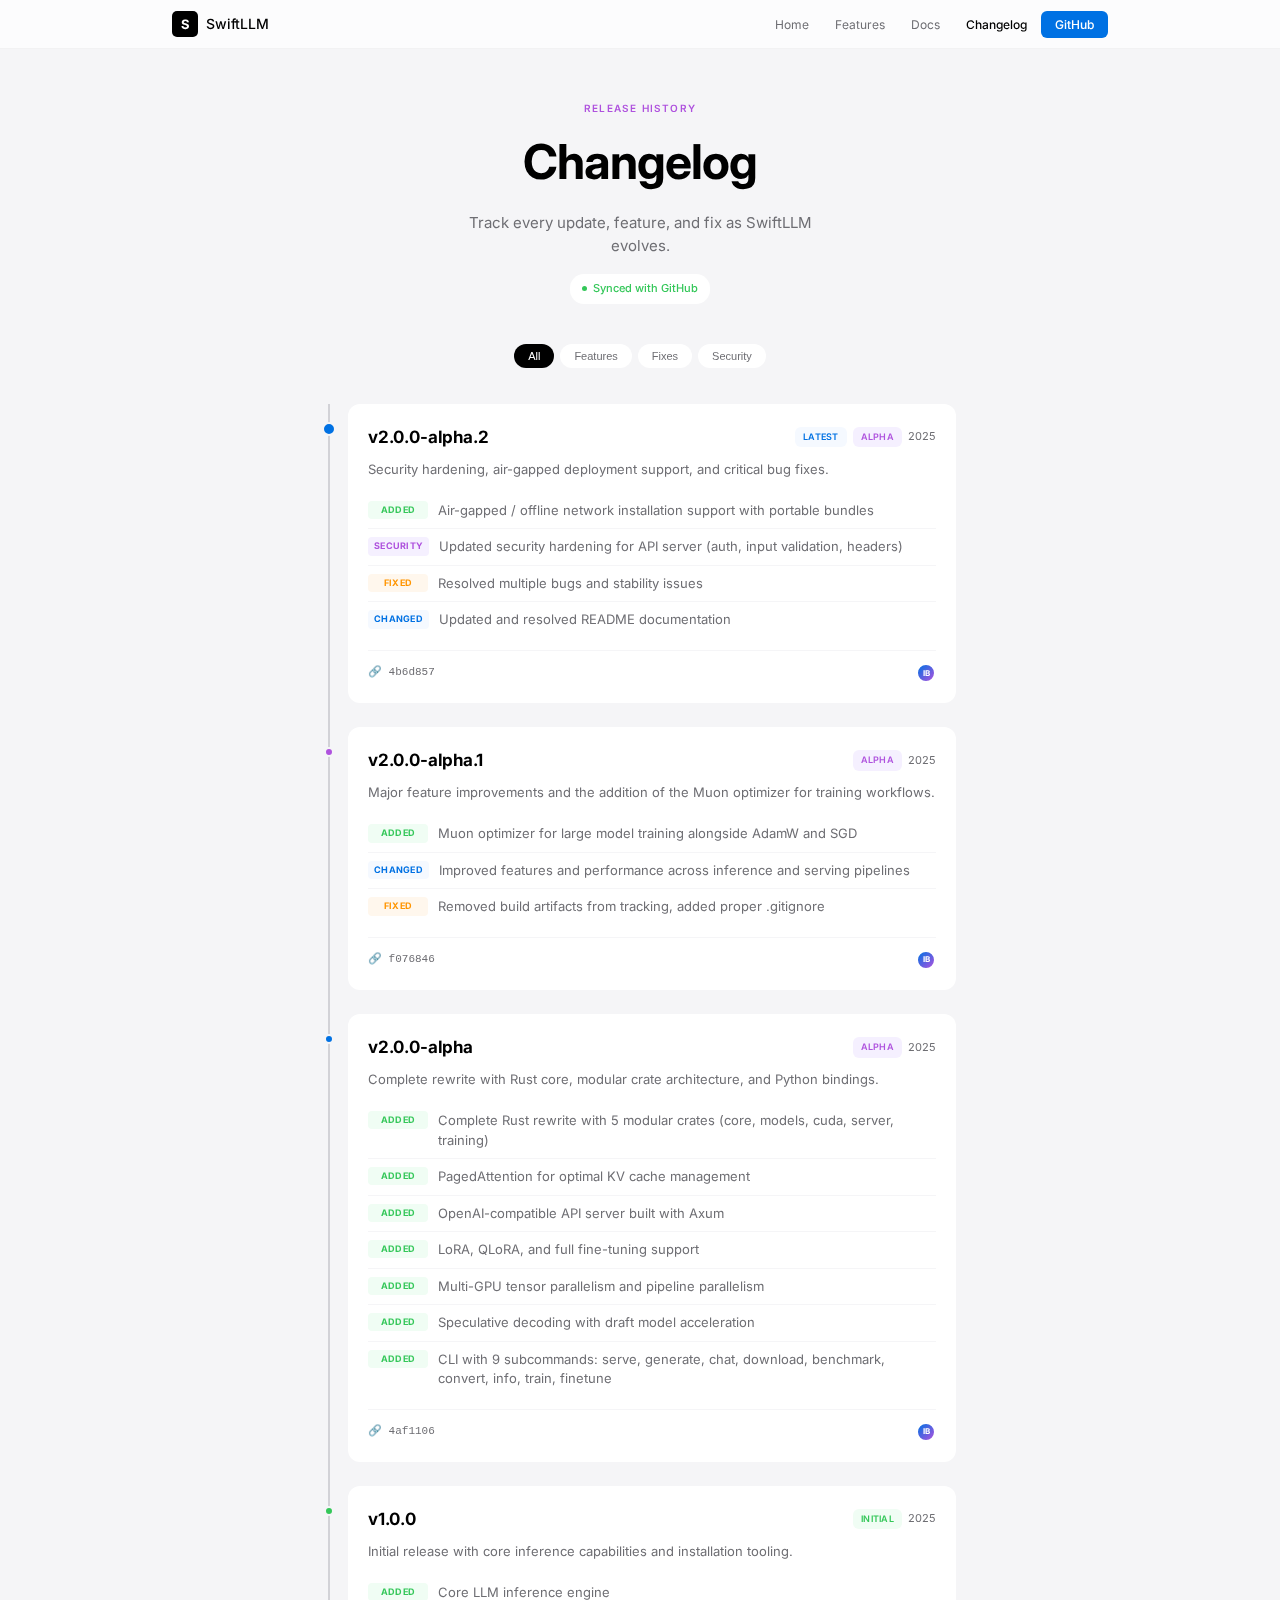
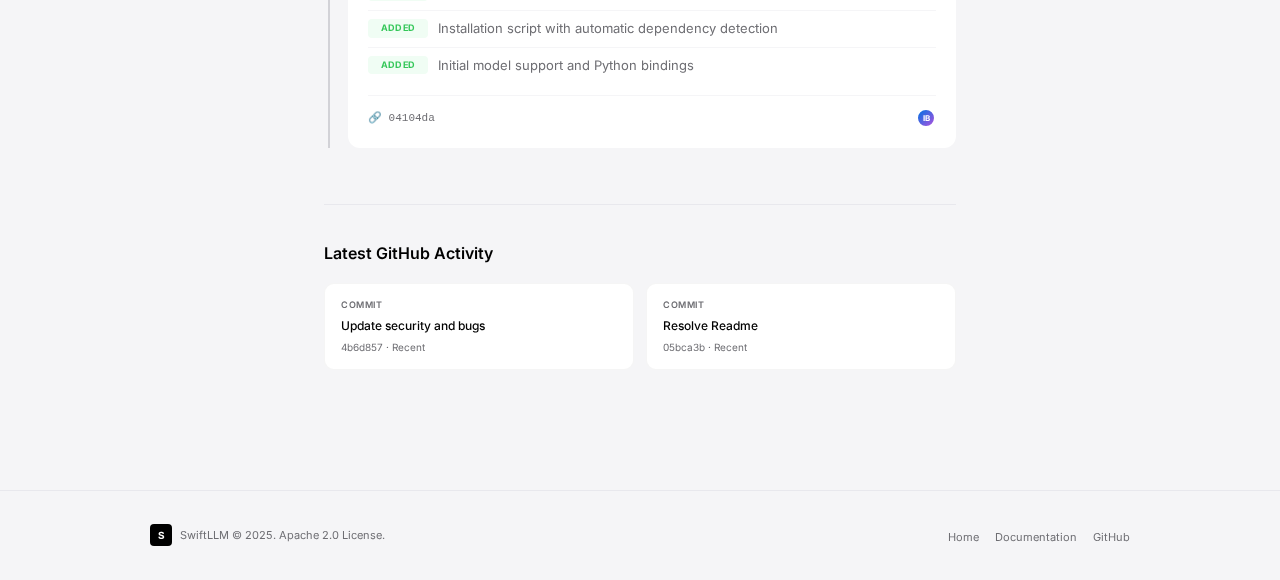
<file: changelog.html>
<!DOCTYPE html>
<html lang="en">
<head>
    <meta charset="UTF-8">
    <meta name="viewport" content="width=device-width, initial-scale=1.0">
    <title>Changelog - SwiftLLM</title>
    <link rel="preconnect" href="https://fonts.googleapis.com">
    <link rel="preconnect" href="https://fonts.gstatic.com" crossorigin>
    <link href="https://fonts.googleapis.com/css2?family=Inter:wght@400;500;600;700&display=swap" rel="stylesheet">
    <style>
        *, *::before, *::after { margin: 0; padding: 0; box-sizing: border-box; }

        :root {
            --black: #000;
            --white: #fff;
            --gray-50: #f5f5f7;
            --gray-100: #e8e8ed;
            --gray-200: #d2d2d7;
            --gray-300: #86868b;
            --gray-400: #6e6e73;
            --blue: #0071e3;
            --blue-light: #f5f9ff;
            --green: #34c759;
            --orange: #ff9500;
            --purple: #af52de;
            --red: #ff3b30;
            --font: 'Inter', -apple-system, BlinkMacSystemFont, sans-serif;
        }

        html { scroll-behavior: smooth; }

        body {
            font-family: var(--font);
            background: var(--gray-50);
            color: var(--black);
            line-height: 1.6;
            -webkit-font-smoothing: antialiased;
        }

        .nav {
            position: fixed;
            top: 0;
            left: 0;
            right: 0;
            z-index: 1000;
            background: rgba(255,255,255,0.72);
            backdrop-filter: saturate(180%) blur(20px);
            -webkit-backdrop-filter: saturate(180%) blur(20px);
            border-bottom: 1px solid rgba(0,0,0,0.04);
        }

        .nav-inner {
            max-width: 980px;
            margin: 0 auto;
            height: 48px;
            padding: 0 22px;
            display: flex;
            align-items: center;
            justify-content: space-between;
        }

        .nav-logo { display: flex; align-items: center; gap: 8px; text-decoration: none; color: var(--black); }

        .nav-logo-icon {
            width: 26px;
            height: 26px;
            background: var(--black);
            border-radius: 5px;
            display: flex;
            align-items: center;
            justify-content: center;
            font-weight: 700;
            font-size: 13px;
            color: white;
        }

        .nav-logo-text { font-size: 14px; font-weight: 500; }

        .nav-links { display: flex; align-items: center; gap: 2px; list-style: none; }

        .nav-links a {
            color: var(--gray-400);
            text-decoration: none;
            padding: 6px 12px;
            font-size: 12px;
            font-weight: 400;
            border-radius: 6px;
            transition: color 0.2s;
        }

        .nav-links a:hover { color: var(--black); }
        .nav-links a.active { color: var(--black); font-weight: 500; }

        .nav-cta { background: var(--blue) !important; color: var(--white) !important; padding: 6px 14px !important; font-weight: 500 !important; }

        .nav-toggle { display: none; background: none; border: none; cursor: pointer; padding: 8px; }
        .nav-toggle span { display: block; width: 16px; height: 1.5px; background: var(--black); margin: 4px 0; border-radius: 1px; }

        .main { max-width: 680px; margin: 0 auto; padding: 100px 24px 60px; }

        .page-header { text-align: center; margin-bottom: 40px; }

        .page-label {
            font-size: 10px;
            font-weight: 600;
            text-transform: uppercase;
            letter-spacing: 0.12em;
            color: var(--purple);
            margin-bottom: 8px;
        }

        .page-header h1 {
            font-size: clamp(36px, 5.5vw, 48px);
            font-weight: 700;
            letter-spacing: -0.02em;
            margin-bottom: 10px;
        }

        .page-header p {
            font-size: 15px;
            color: var(--gray-400);
            max-width: 400px;
            margin: 0 auto 16px;
            line-height: 1.55;
        }

        .live-indicator {
            display: inline-flex;
            align-items: center;
            gap: 6px;
            padding: 6px 12px;
            background: var(--white);
            border-radius: 14px;
            font-size: 11px;
            font-weight: 500;
            color: var(--green);
        }

        .live-dot {
            width: 5px;
            height: 5px;
            background: var(--green);
            border-radius: 50%;
            animation: pulse 2s ease-in-out infinite;
        }

        @keyframes pulse { 0%, 100% { opacity: 1; } 50% { opacity: 0.3; } }

        .filter-bar { display: flex; justify-content: center; gap: 6px; margin-bottom: 36px; }

        .filter-btn {
            padding: 6px 14px;
            border-radius: 14px;
            border: none;
            background: var(--white);
            color: var(--gray-400);
            font-size: 11px;
            font-weight: 500;
            cursor: pointer;
            transition: all 0.2s;
        }

        .filter-btn:hover { background: var(--gray-100); }
        .filter-btn.active { background: var(--black); color: var(--white); }

        .timeline { position: relative; padding-left: 24px; }

        .timeline::before {
            content: '';
            position: absolute;
            left: 4px;
            top: 0;
            bottom: 0;
            width: 1.5px;
            background: var(--gray-200);
        }

        .timeline-entry {
            position: relative;
            margin-bottom: 24px;
            animation: fadeIn 0.4s ease backwards;
        }

        .timeline-entry:nth-child(1) { animation-delay: 0.1s; }
        .timeline-entry:nth-child(2) { animation-delay: 0.15s; }
        .timeline-entry:nth-child(3) { animation-delay: 0.2s; }
        .timeline-entry:nth-child(4) { animation-delay: 0.25s; }

        @keyframes fadeIn {
            from { opacity: 0; transform: translateX(-8px); }
            to { opacity: 1; transform: translateX(0); }
        }

        .timeline-dot {
            position: absolute;
            left: -24px;
            top: 20px;
            width: 10px;
            height: 10px;
            border-radius: 50%;
            background: var(--gray-100);
            border: 2px solid var(--gray-50);
        }

        .timeline-dot.blue { background: var(--blue); }
        .timeline-dot.purple { background: var(--purple); }
        .timeline-dot.green { background: var(--green); }

        .timeline-entry.latest .timeline-dot {
            width: 14px;
            height: 14px;
            left: -26px;
            top: 18px;
        }

        .timeline-card {
            background: var(--white);
            border-radius: 12px;
            padding: 20px;
            transition: box-shadow 0.25s;
        }

        .timeline-card:hover { box-shadow: 0 4px 20px rgba(0,0,0,0.04); }

        .entry-header {
            display: flex;
            align-items: center;
            justify-content: space-between;
            margin-bottom: 8px;
            flex-wrap: wrap;
            gap: 8px;
        }

        .entry-version { font-size: 17px; font-weight: 700; letter-spacing: -0.01em; }

        .entry-meta { display: flex; align-items: center; gap: 6px; }

        .entry-tag {
            padding: 3px 8px;
            border-radius: 6px;
            font-size: 9px;
            font-weight: 600;
            text-transform: uppercase;
            letter-spacing: 0.03em;
        }

        .tag-latest { background: var(--blue-light); color: var(--blue); }
        .tag-alpha { background: #f5f0ff; color: var(--purple); }
        .tag-stable { background: #f0fdf4; color: var(--green); }

        .entry-date { font-size: 11px; color: var(--gray-400); }

        .entry-summary { font-size: 13px; color: var(--gray-400); line-height: 1.55; margin-bottom: 14px; }

        .change-list { list-style: none; }

        .change-item {
            display: flex;
            align-items: flex-start;
            gap: 10px;
            padding: 8px 0;
            font-size: 13px;
            border-bottom: 1px solid var(--gray-50);
        }

        .change-item:last-child { border-bottom: none; }

        .change-badge {
            min-width: 60px;
            padding: 2px 6px;
            border-radius: 4px;
            font-size: 9px;
            font-weight: 700;
            text-transform: uppercase;
            letter-spacing: 0.03em;
            text-align: center;
        }

        .badge-added { background: #f0fdf4; color: var(--green); }
        .badge-changed { background: var(--blue-light); color: var(--blue); }
        .badge-fixed { background: #fff7ed; color: var(--orange); }
        .badge-security { background: #f5f0ff; color: var(--purple); }

        .change-item span:last-child { color: var(--gray-400); line-height: 1.5; }

        .entry-footer {
            display: flex;
            align-items: center;
            justify-content: space-between;
            margin-top: 12px;
            padding-top: 12px;
            border-top: 1px solid var(--gray-50);
        }

        .commit-link {
            display: inline-flex;
            align-items: center;
            gap: 4px;
            font-size: 11px;
            font-family: 'SF Mono', monospace;
            color: var(--gray-400);
            text-decoration: none;
            transition: color 0.2s;
        }

        .commit-link:hover { color: var(--blue); }

        .contributors { display: flex; }

        .contributor-avatar {
            width: 20px;
            height: 20px;
            border-radius: 50%;
            background: linear-gradient(135deg, var(--blue), var(--purple));
            display: flex;
            align-items: center;
            justify-content: center;
            font-size: 8px;
            font-weight: 700;
            color: white;
            margin-left: -4px;
            border: 2px solid var(--white);
        }

        .contributor-avatar:first-child { margin-left: 0; }

        .activity-section {
            margin-top: 56px;
            padding-top: 36px;
            border-top: 1px solid var(--gray-100);
        }

        .activity-title { font-size: 16px; font-weight: 600; margin-bottom: 16px; }

        .activity-grid { display: grid; grid-template-columns: repeat(2, 1fr); gap: 12px; }

        .activity-card {
            padding: 14px 16px;
            background: var(--white);
            border-radius: 10px;
            border: 1px solid rgba(0,0,0,0.04);
            transition: all 0.2s;
        }

        .activity-card:hover { border-color: var(--blue); }

        .activity-type {
            font-size: 9px;
            font-weight: 600;
            text-transform: uppercase;
            letter-spacing: 0.06em;
            color: var(--gray-400);
            margin-bottom: 4px;
        }

        .activity-title-text { font-size: 12px; font-weight: 500; margin-bottom: 3px; }

        .activity-title-text a { color: var(--black); text-decoration: none; }
        .activity-title-text a:hover { color: var(--blue); }

        .activity-meta { font-size: 10px; color: var(--gray-400); }

        .activity-loading { text-align: center; padding: 32px; color: var(--gray-400); font-size: 12px; grid-column: span 2; }

        .footer {
            border-top: 1px solid var(--gray-100);
            padding: 32px 24px;
            margin-top: 60px;
        }

        .footer-inner {
            max-width: 980px;
            margin: 0 auto;
            display: flex;
            justify-content: space-between;
            align-items: center;
        }

        .footer-left { display: flex; align-items: center; gap: 8px; }

        .footer-logo {
            width: 22px;
            height: 22px;
            background: var(--black);
            border-radius: 4px;
            display: flex;
            align-items: center;
            justify-content: center;
            font-size: 10px;
            font-weight: 700;
            color: white;
        }

        .footer-copy { font-size: 11px; color: var(--gray-400); }

        .footer-links { display: flex; gap: 16px; list-style: none; }

        .footer-links a { color: var(--gray-400); text-decoration: none; font-size: 11px; transition: color 0.2s; }
        .footer-links a:hover { color: var(--black); }

        @media (max-width: 734px) {
            .nav-links { display: none; }
            .nav-toggle { display: block; }
            .nav-links.open {
                display: flex;
                flex-direction: column;
                position: absolute;
                top: 100%;
                left: 0;
                right: 0;
                background: var(--white);
                border-bottom: 1px solid var(--gray-100);
                padding: 10px 20px;
            }

            .timeline { padding-left: 20px; }
            .timeline::before { left: 2px; }
            .timeline-dot { left: -20px; }
            .timeline-entry.latest .timeline-dot { left: -22px; }

            .activity-grid { grid-template-columns: 1fr; }
            .activity-loading { grid-column: span 1; }

            .footer-inner { flex-direction: column; gap: 16px; text-align: center; }

            .filter-bar { gap: 4px; flex-wrap: wrap; }
            .filter-btn { padding: 5px 12px; font-size: 10px; }
        }
    </style>
</head>
<body>
    <nav class="nav">
        <div class="nav-inner">
            <a href="index.html" class="nav-logo">
                <div class="nav-logo-icon">S</div>
                <span class="nav-logo-text">SwiftLLM</span>
            </a>
            <ul class="nav-links" id="navLinks">
                <li><a href="index.html">Home</a></li>
                <li><a href="index.html#features">Features</a></li>
                <li><a href="docs.html">Docs</a></li>
                <li><a href="changelog.html" class="active">Changelog</a></li>
                <li><a href="https://github.com/infrabrew/swiftllm" target="_blank" class="nav-cta">GitHub</a></li>
            </ul>
            <button class="nav-toggle" id="navToggle"><span></span><span></span><span></span></button>
        </div>
    </nav>

    <div class="main">
        <div class="page-header">
            <div class="page-label">Release History</div>
            <h1>Changelog</h1>
            <p>Track every update, feature, and fix as SwiftLLM evolves.</p>
            <div class="live-indicator">
                <div class="live-dot"></div>
                Synced with GitHub
            </div>
        </div>

        <div class="filter-bar">
            <button class="filter-btn active" data-filter="all">All</button>
            <button class="filter-btn" data-filter="feature">Features</button>
            <button class="filter-btn" data-filter="fix">Fixes</button>
            <button class="filter-btn" data-filter="security">Security</button>
        </div>

        <div class="timeline" id="timeline">
            <div class="timeline-entry latest" data-categories="feature,fix,security">
                <div class="timeline-dot blue"></div>
                <div class="timeline-card">
                    <div class="entry-header">
                        <div class="entry-version">v2.0.0-alpha.2</div>
                        <div class="entry-meta">
                            <span class="entry-tag tag-latest">Latest</span>
                            <span class="entry-tag tag-alpha">Alpha</span>
                            <span class="entry-date">2025</span>
                        </div>
                    </div>
                    <p class="entry-summary">Security hardening, air-gapped deployment support, and critical bug fixes.</p>
                    <ul class="change-list">
                        <li class="change-item" data-type="feature"><span class="change-badge badge-added">Added</span><span>Air-gapped / offline network installation support with portable bundles</span></li>
                        <li class="change-item" data-type="security"><span class="change-badge badge-security">Security</span><span>Updated security hardening for API server (auth, input validation, headers)</span></li>
                        <li class="change-item" data-type="fix"><span class="change-badge badge-fixed">Fixed</span><span>Resolved multiple bugs and stability issues</span></li>
                        <li class="change-item" data-type="fix"><span class="change-badge badge-changed">Changed</span><span>Updated and resolved README documentation</span></li>
                    </ul>
                    <div class="entry-footer">
                        <a href="https://github.com/infrabrew/swiftllm/commit/4b6d857" target="_blank" class="commit-link">&#128279; 4b6d857</a>
                        <div class="contributors"><div class="contributor-avatar">IB</div></div>
                    </div>
                </div>
            </div>

            <div class="timeline-entry" data-categories="feature">
                <div class="timeline-dot purple"></div>
                <div class="timeline-card">
                    <div class="entry-header">
                        <div class="entry-version">v2.0.0-alpha.1</div>
                        <div class="entry-meta"><span class="entry-tag tag-alpha">Alpha</span><span class="entry-date">2025</span></div>
                    </div>
                    <p class="entry-summary">Major feature improvements and the addition of the Muon optimizer for training workflows.</p>
                    <ul class="change-list">
                        <li class="change-item" data-type="feature"><span class="change-badge badge-added">Added</span><span>Muon optimizer for large model training alongside AdamW and SGD</span></li>
                        <li class="change-item" data-type="feature"><span class="change-badge badge-changed">Changed</span><span>Improved features and performance across inference and serving pipelines</span></li>
                        <li class="change-item" data-type="fix"><span class="change-badge badge-fixed">Fixed</span><span>Removed build artifacts from tracking, added proper .gitignore</span></li>
                    </ul>
                    <div class="entry-footer">
                        <a href="https://github.com/infrabrew/swiftllm/commit/f076846" target="_blank" class="commit-link">&#128279; f076846</a>
                        <div class="contributors"><div class="contributor-avatar">IB</div></div>
                    </div>
                </div>
            </div>

            <div class="timeline-entry" data-categories="feature">
                <div class="timeline-dot blue"></div>
                <div class="timeline-card">
                    <div class="entry-header">
                        <div class="entry-version">v2.0.0-alpha</div>
                        <div class="entry-meta"><span class="entry-tag tag-alpha">Alpha</span><span class="entry-date">2025</span></div>
                    </div>
                    <p class="entry-summary">Complete rewrite with Rust core, modular crate architecture, and Python bindings.</p>
                    <ul class="change-list">
                        <li class="change-item" data-type="feature"><span class="change-badge badge-added">Added</span><span>Complete Rust rewrite with 5 modular crates (core, models, cuda, server, training)</span></li>
                        <li class="change-item" data-type="feature"><span class="change-badge badge-added">Added</span><span>PagedAttention for optimal KV cache management</span></li>
                        <li class="change-item" data-type="feature"><span class="change-badge badge-added">Added</span><span>OpenAI-compatible API server built with Axum</span></li>
                        <li class="change-item" data-type="feature"><span class="change-badge badge-added">Added</span><span>LoRA, QLoRA, and full fine-tuning support</span></li>
                        <li class="change-item" data-type="feature"><span class="change-badge badge-added">Added</span><span>Multi-GPU tensor parallelism and pipeline parallelism</span></li>
                        <li class="change-item" data-type="feature"><span class="change-badge badge-added">Added</span><span>Speculative decoding with draft model acceleration</span></li>
                        <li class="change-item" data-type="feature"><span class="change-badge badge-added">Added</span><span>CLI with 9 subcommands: serve, generate, chat, download, benchmark, convert, info, train, finetune</span></li>
                    </ul>
                    <div class="entry-footer">
                        <a href="https://github.com/infrabrew/swiftllm/commit/4af1106" target="_blank" class="commit-link">&#128279; 4af1106</a>
                        <div class="contributors"><div class="contributor-avatar">IB</div></div>
                    </div>
                </div>
            </div>

            <div class="timeline-entry" data-categories="feature">
                <div class="timeline-dot green"></div>
                <div class="timeline-card">
                    <div class="entry-header">
                        <div class="entry-version">v1.0.0</div>
                        <div class="entry-meta"><span class="entry-tag tag-stable">Initial</span><span class="entry-date">2025</span></div>
                    </div>
                    <p class="entry-summary">Initial release with core inference capabilities and installation tooling.</p>
                    <ul class="change-list">
                        <li class="change-item" data-type="feature"><span class="change-badge badge-added">Added</span><span>Core LLM inference engine</span></li>
                        <li class="change-item" data-type="feature"><span class="change-badge badge-added">Added</span><span>Installation script with automatic dependency detection</span></li>
                        <li class="change-item" data-type="feature"><span class="change-badge badge-added">Added</span><span>Initial model support and Python bindings</span></li>
                    </ul>
                    <div class="entry-footer">
                        <a href="https://github.com/infrabrew/swiftllm/commit/04104da" target="_blank" class="commit-link">&#128279; 04104da</a>
                        <div class="contributors"><div class="contributor-avatar">IB</div></div>
                    </div>
                </div>
            </div>
        </div>

        <div class="activity-section">
            <div class="activity-title">Latest GitHub Activity</div>
            <div class="activity-grid" id="activityGrid">
                <div class="activity-loading">Fetching from GitHub...</div>
            </div>
        </div>
    </div>

    <footer class="footer">
        <div class="footer-inner">
            <div class="footer-left">
                <div class="footer-logo">S</div>
                <span class="footer-copy">SwiftLLM &copy; 2025. Apache 2.0 License.</span>
            </div>
            <ul class="footer-links">
                <li><a href="index.html">Home</a></li>
                <li><a href="docs.html">Documentation</a></li>
                <li><a href="https://github.com/infrabrew/swiftllm" target="_blank">GitHub</a></li>
            </ul>
        </div>
    </footer>

    <script>
        document.getElementById('navToggle').addEventListener('click', () => {
            document.getElementById('navLinks').classList.toggle('open');
        });

        const filterBtns = document.querySelectorAll('.filter-btn');
        const entries = document.querySelectorAll('.timeline-entry');

        filterBtns.forEach(btn => {
            btn.addEventListener('click', () => {
                filterBtns.forEach(b => b.classList.remove('active'));
                btn.classList.add('active');
                const filter = btn.dataset.filter;

                entries.forEach(entry => {
                    if (filter === 'all') { entry.style.display = ''; return; }
                    const items = entry.querySelectorAll('.change-item');
                    let hasMatch = false;
                    items.forEach(item => {
                        const type = item.dataset.type || '';
                        if ((filter === 'feature' && (type === 'feature' || type === 'fix')) || (filter === 'fix' && type === 'fix') || (filter === 'security' && type === 'security')) {
                            item.style.display = '';
                            hasMatch = true;
                        } else if (filter !== 'all') { item.style.display = 'none'; }
                    });
                    entry.style.display = hasMatch ? '' : 'none';
                });
            });
        });

        async function fetchGitHubActivity() {
            const grid = document.getElementById('activityGrid');
            try {
                const res = await fetch('https://api.github.com/repos/infrabrew/swiftllm/commits?per_page=4');
                if (!res.ok) throw new Error('Rate limited');
                const commits = await res.json();
                grid.innerHTML = '';
                commits.forEach(commit => {
                    const date = new Date(commit.commit.author.date);
                    const timeAgo = getTimeAgo(date);
                    const message = commit.commit.message.split('\n')[0];
                    const sha = commit.sha.substring(0, 7);
                    const card = document.createElement('div');
                    card.className = 'activity-card';
                    card.innerHTML = `<div class="activity-type">Commit</div><div class="activity-title-text"><a href="${commit.html_url}" target="_blank">${escapeHtml(message)}</a></div><div class="activity-meta">${sha} · ${timeAgo}</div>`;
                    grid.appendChild(card);
                });
            } catch (err) {
                grid.innerHTML = `<div class="activity-card"><div class="activity-type">Commit</div><div class="activity-title-text">Update security and bugs</div><div class="activity-meta">4b6d857 · Recent</div></div><div class="activity-card"><div class="activity-type">Commit</div><div class="activity-title-text">Resolve Readme</div><div class="activity-meta">05bca3b · Recent</div></div>`;
            }
        }

        function getTimeAgo(date) {
            const seconds = Math.floor((new Date() - date) / 1000);
            const intervals = [{ label: 'year', seconds: 31536000 }, { label: 'month', seconds: 2592000 }, { label: 'week', seconds: 604800 }, { label: 'day', seconds: 86400 }, { label: 'hour', seconds: 3600 }, { label: 'minute', seconds: 60 }];
            for (const interval of intervals) {
                const count = Math.floor(seconds / interval.seconds);
                if (count >= 1) return `${count} ${interval.label}${count > 1 ? 's' : ''} ago`;
            }
            return 'just now';
        }

        function escapeHtml(text) {
            const div = document.createElement('div');
            div.textContent = text;
            return div.innerHTML;
        }

        fetchGitHubActivity();
    </script>
</body>
</html>
</file>
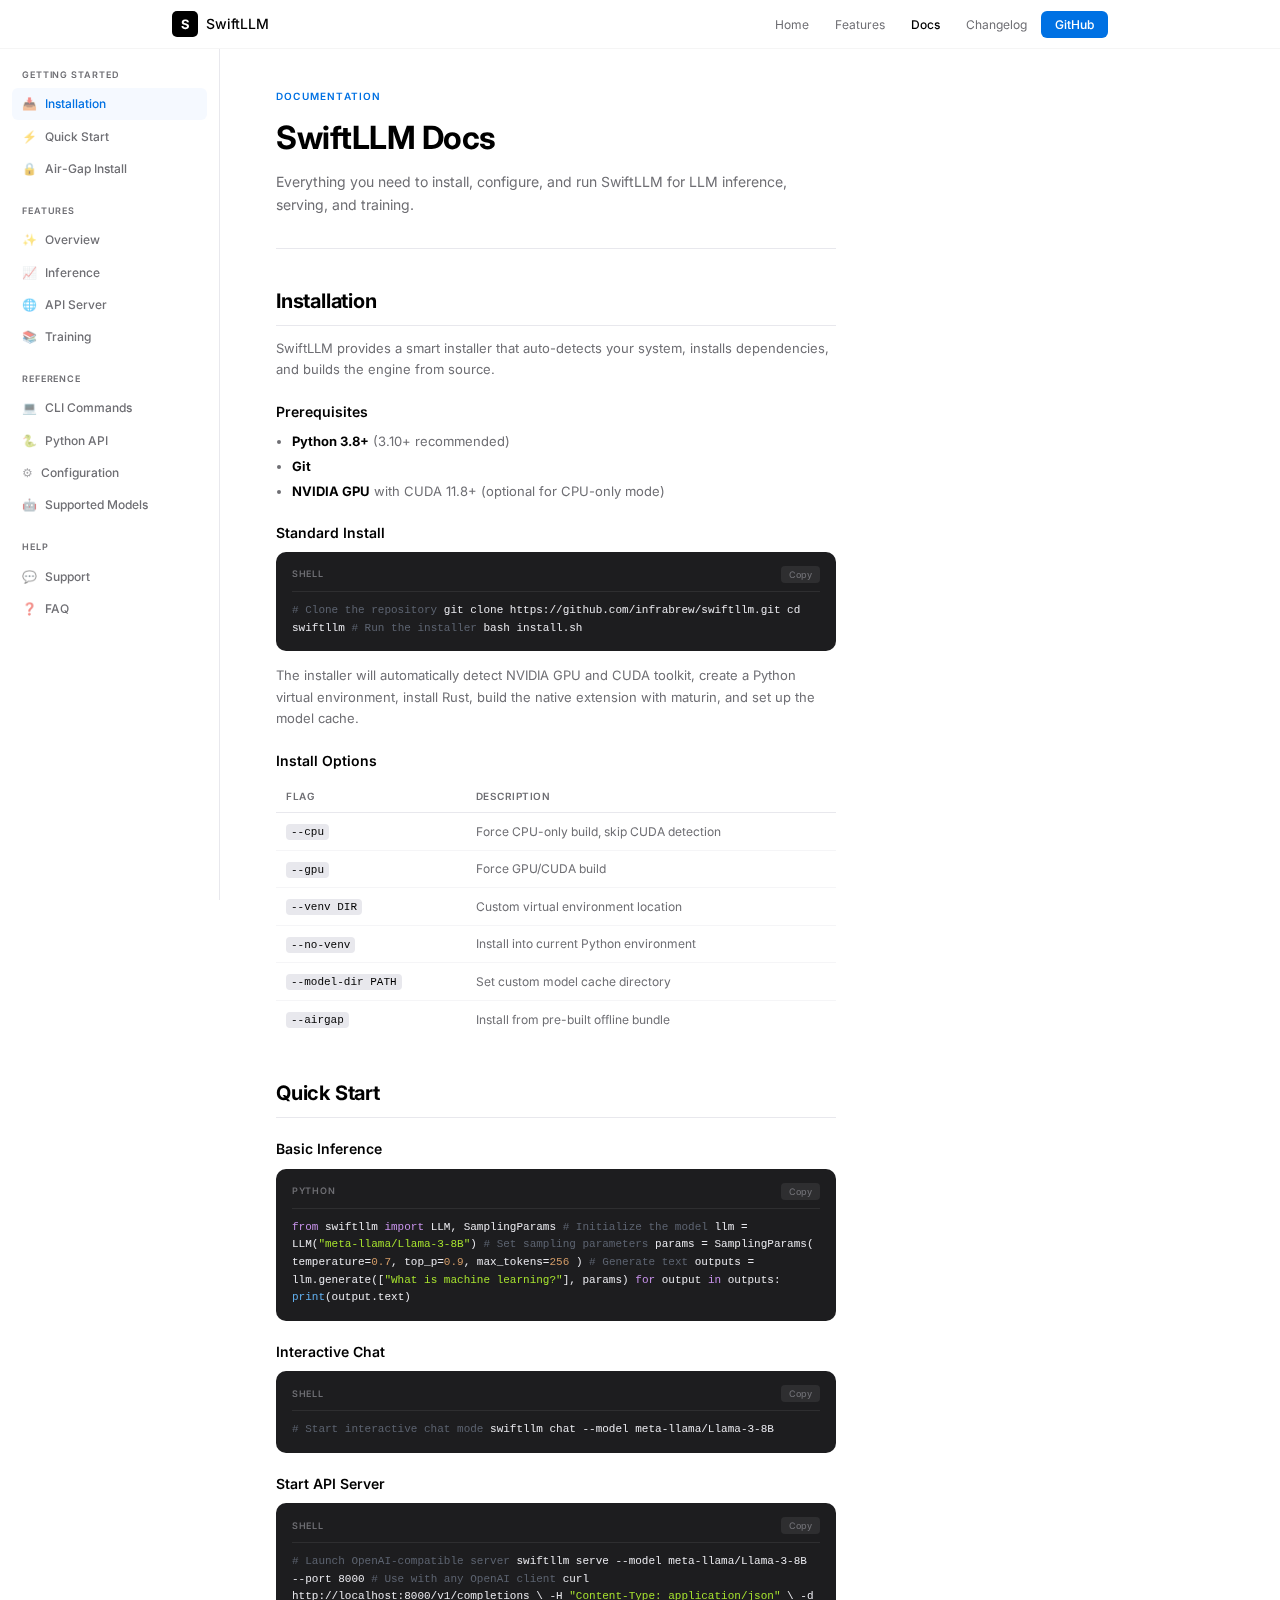
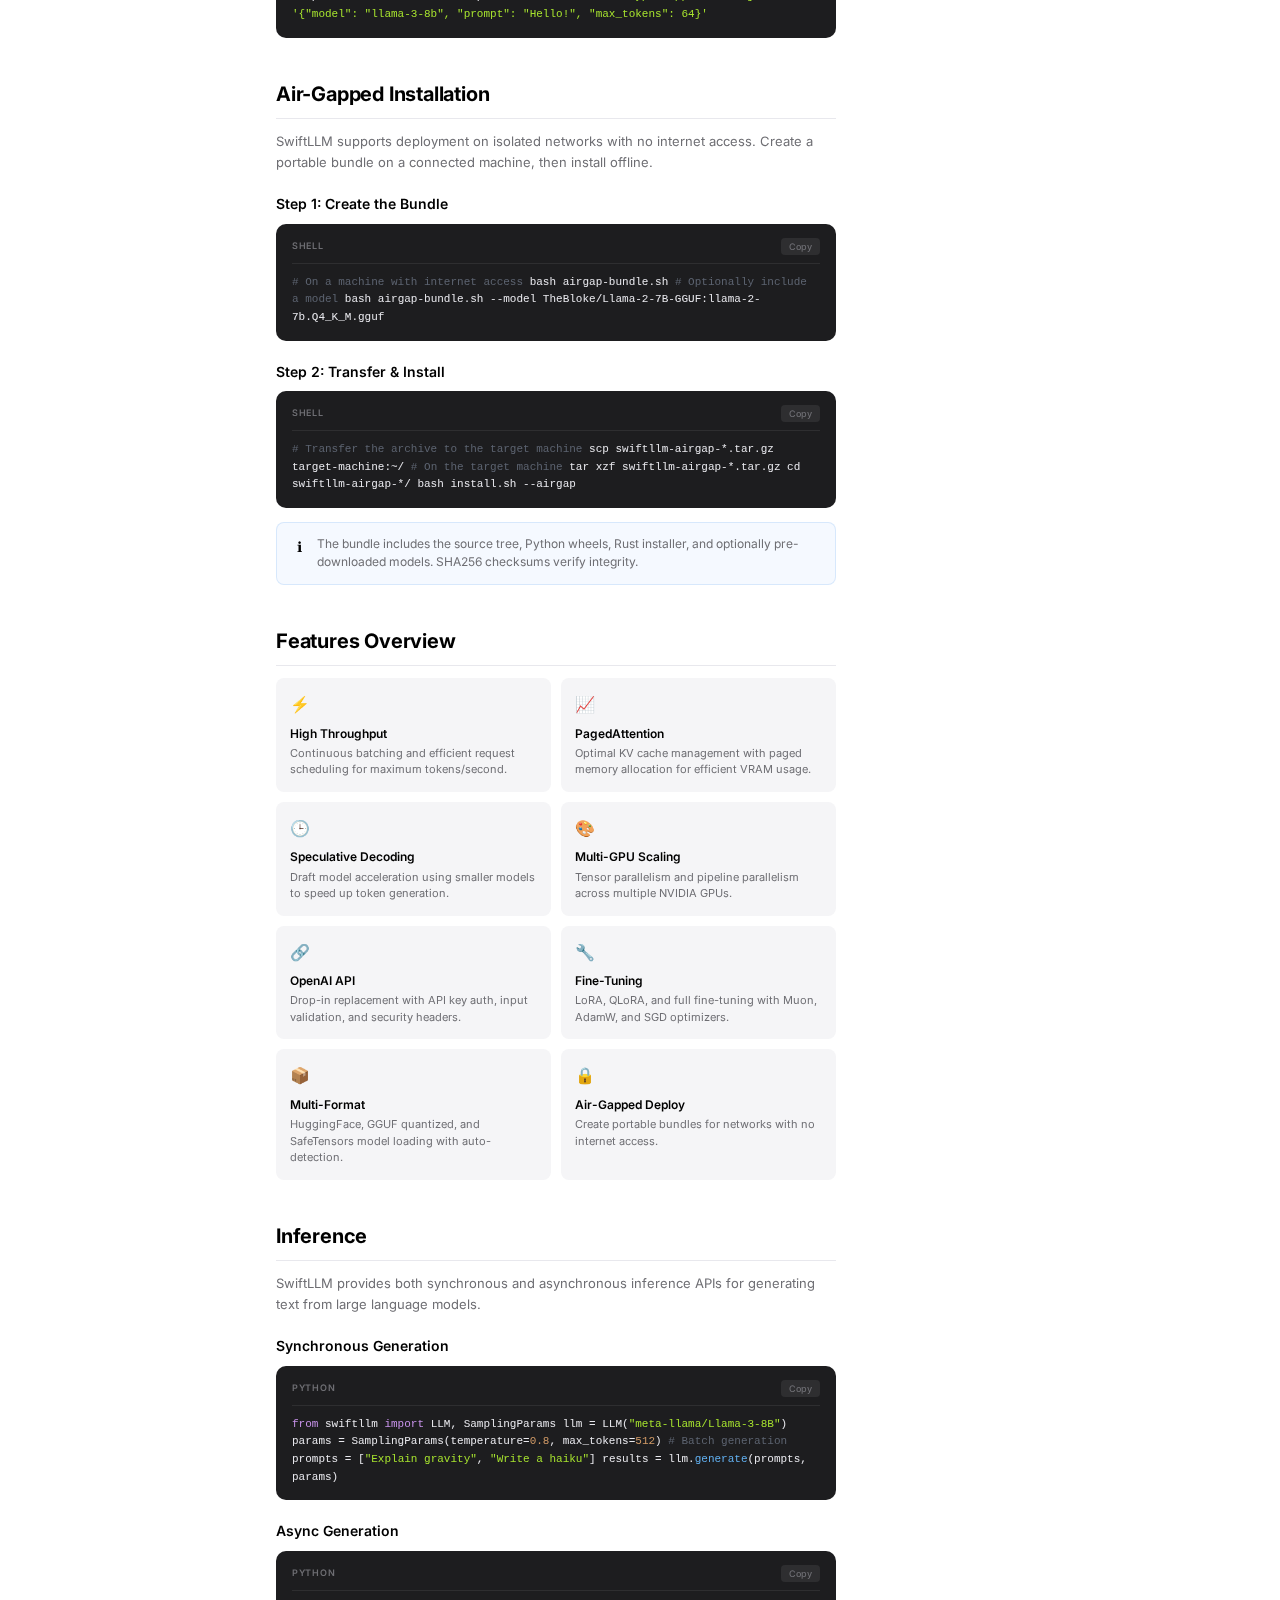
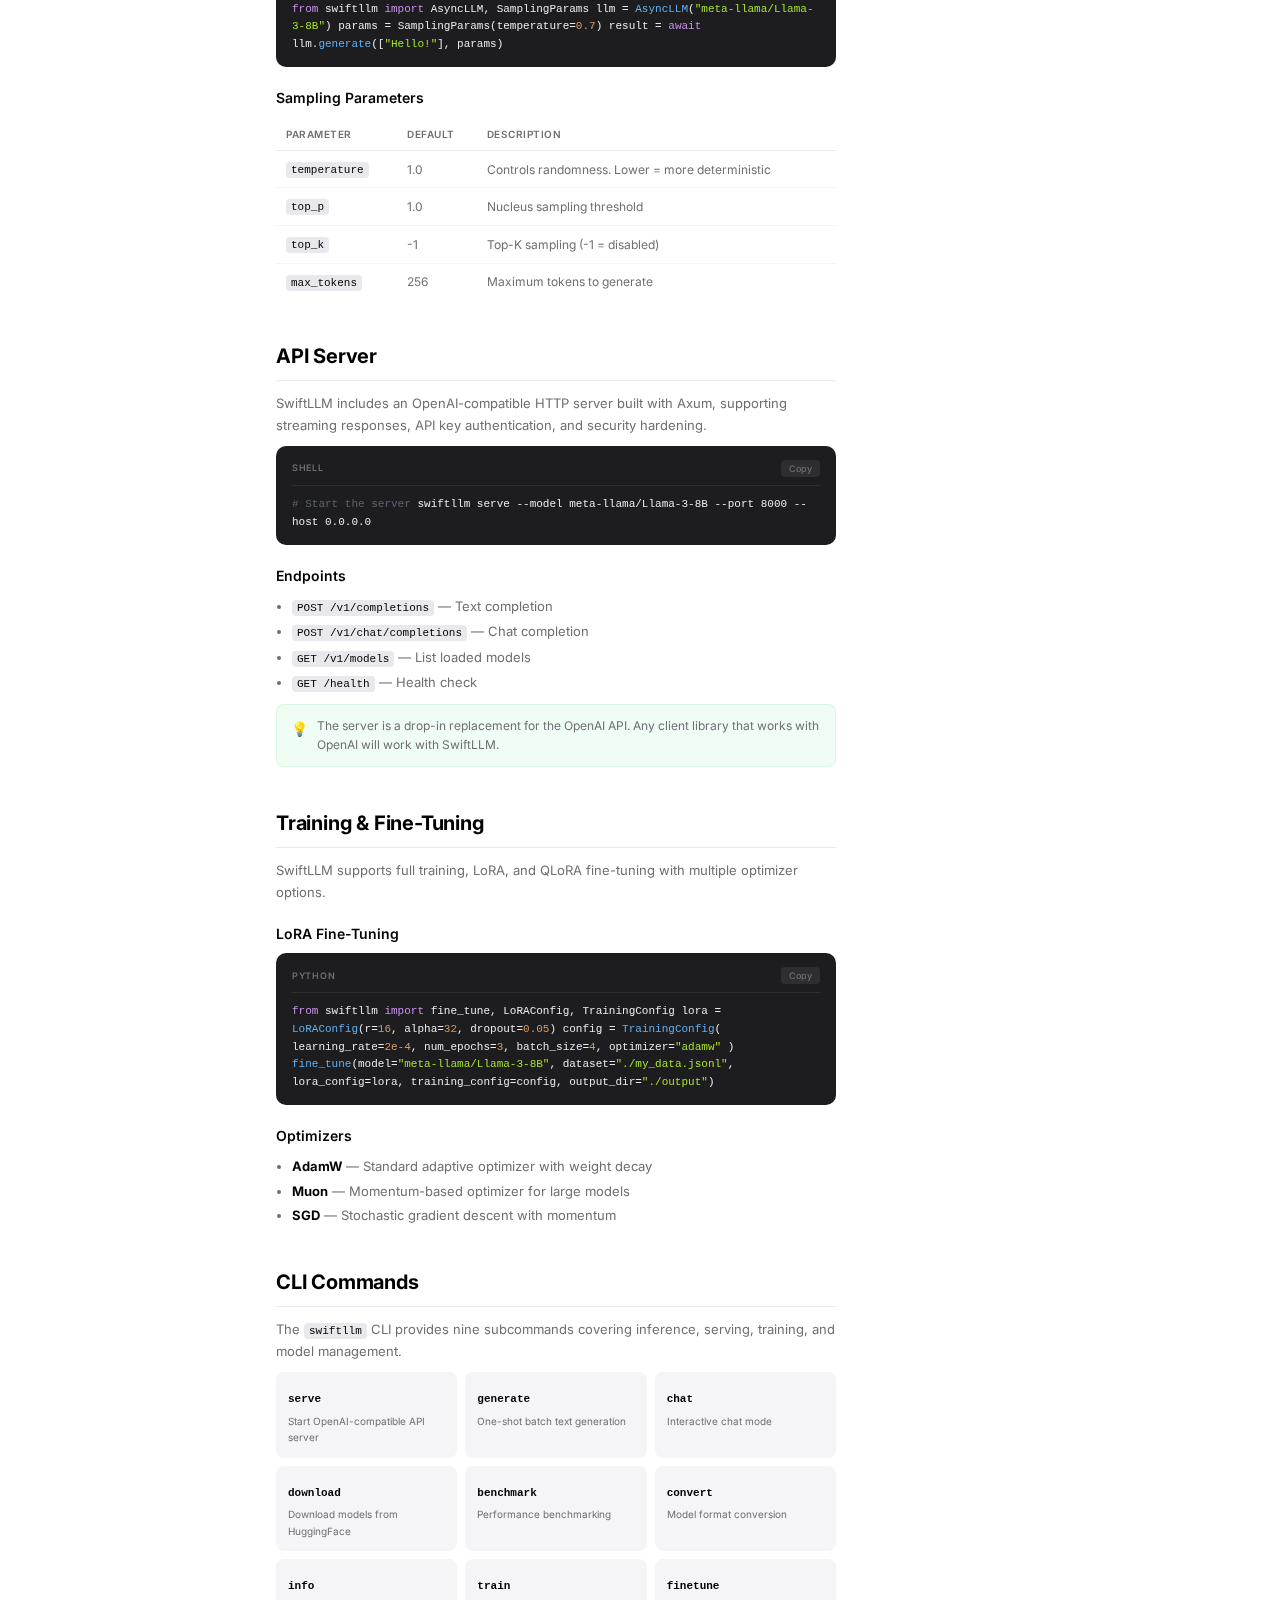
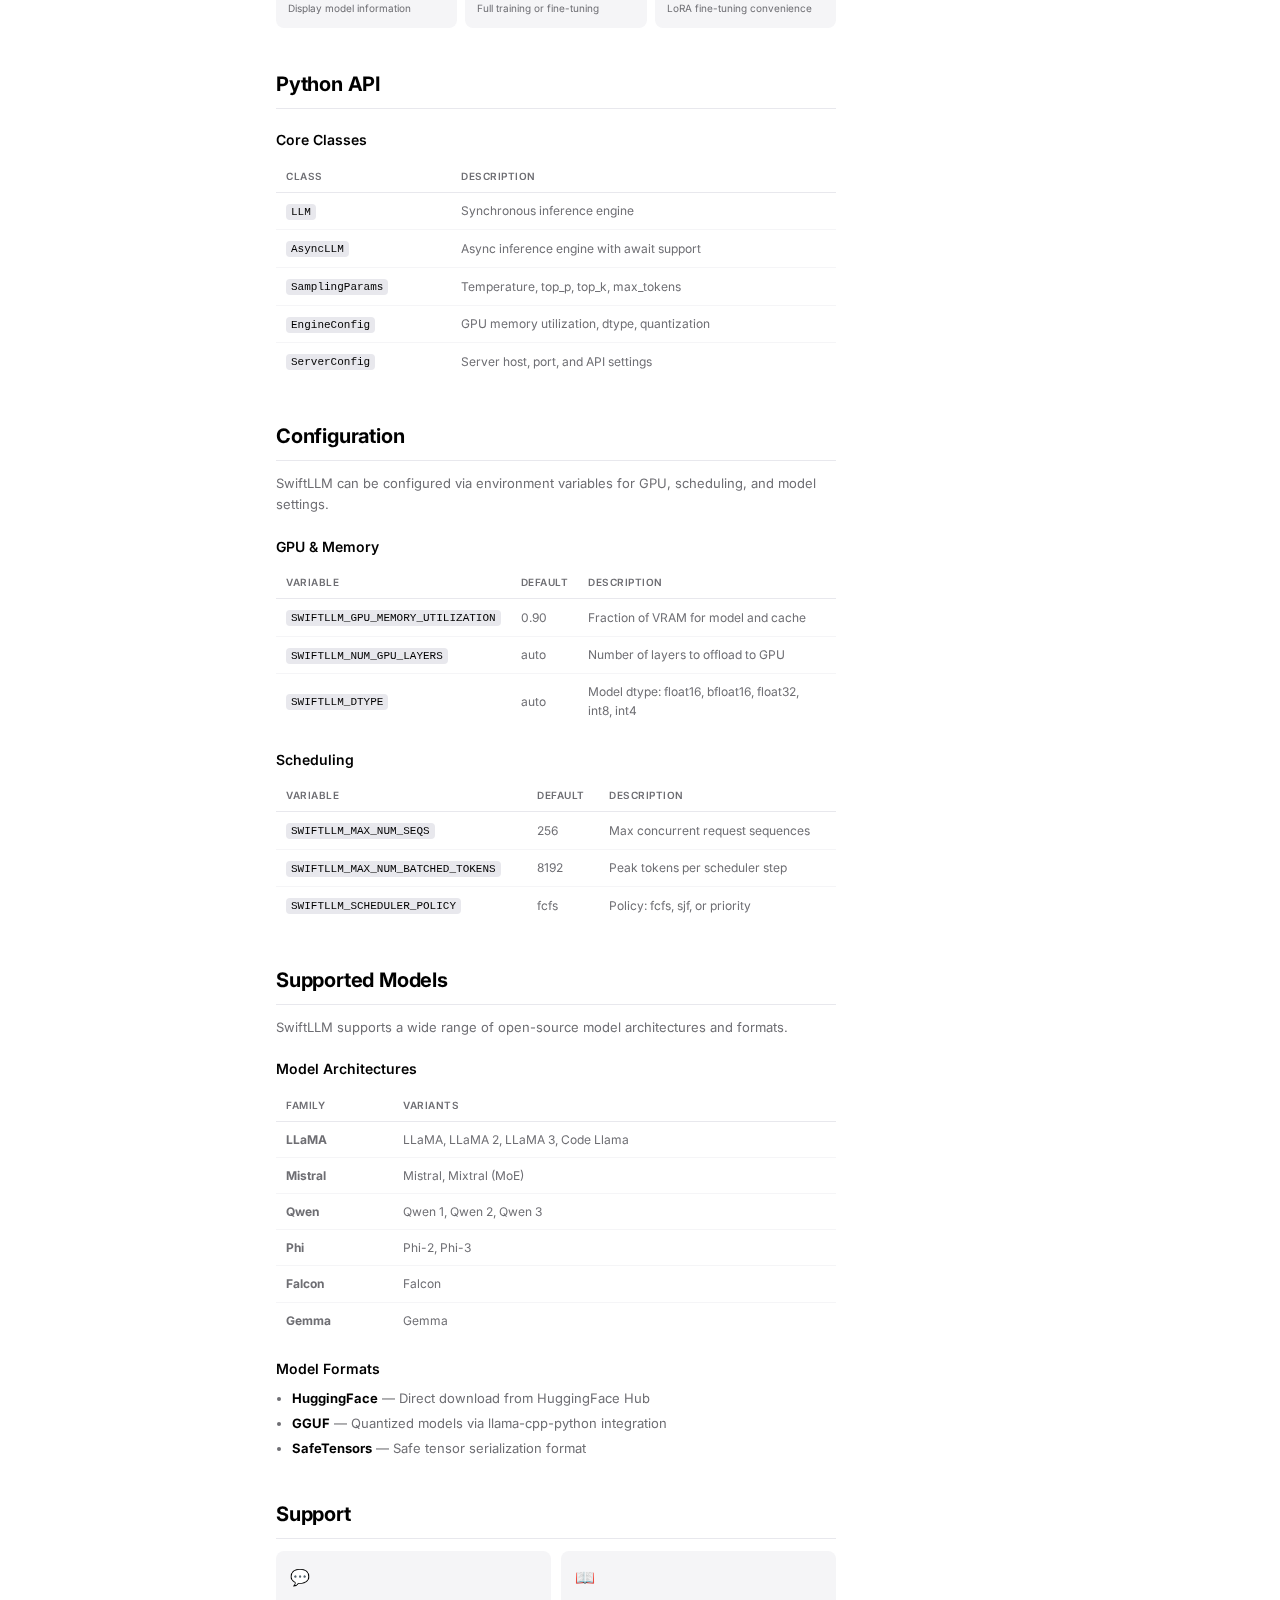
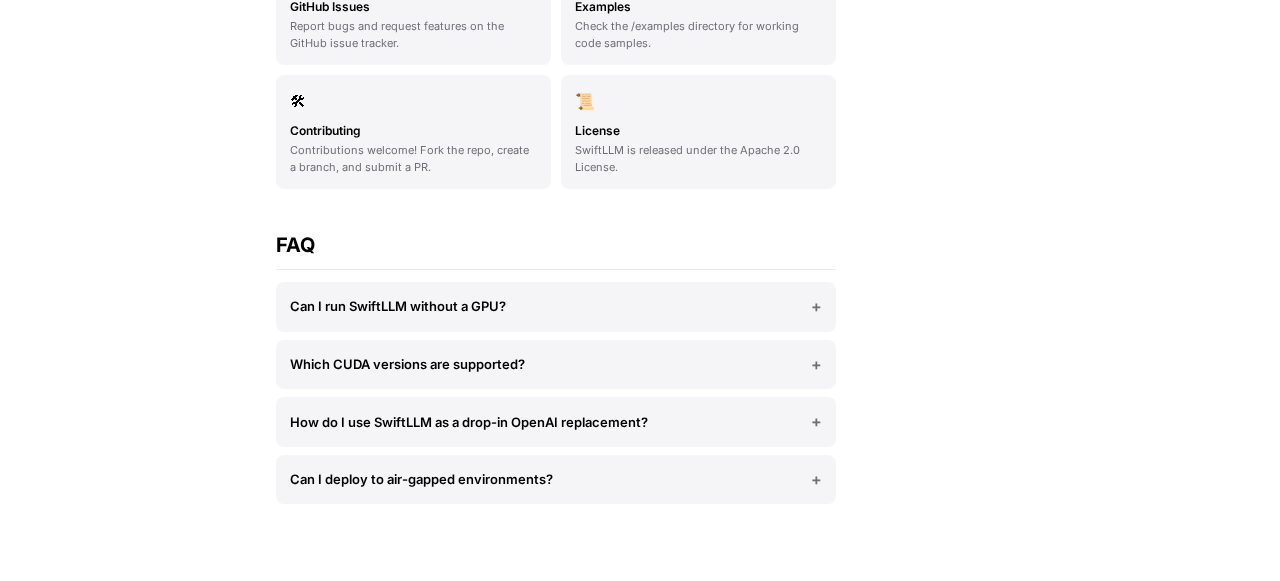
<file: docs.html>
<!DOCTYPE html>
<html lang="en">
<head>
    <meta charset="UTF-8">
    <meta name="viewport" content="width=device-width, initial-scale=1.0">
    <title>Documentation - SwiftLLM</title>
    <link rel="preconnect" href="https://fonts.googleapis.com">
    <link rel="preconnect" href="https://fonts.gstatic.com" crossorigin>
    <link href="https://fonts.googleapis.com/css2?family=Inter:wght@400;500;600;700&display=swap" rel="stylesheet">
    <style>
        *, *::before, *::after { margin: 0; padding: 0; box-sizing: border-box; }

        :root {
            --black: #000;
            --white: #fff;
            --gray-50: #f5f5f7;
            --gray-100: #e8e8ed;
            --gray-200: #d2d2d7;
            --gray-300: #86868b;
            --gray-400: #6e6e73;
            --blue: #0071e3;
            --blue-light: #f5f9ff;
            --green: #34c759;
            --orange: #ff9500;
            --font: 'Inter', -apple-system, BlinkMacSystemFont, sans-serif;
            --sidebar-width: 220px;
        }

        html { scroll-behavior: smooth; }

        body {
            font-family: var(--font);
            background: var(--white);
            color: var(--black);
            line-height: 1.6;
            -webkit-font-smoothing: antialiased;
        }

        .nav {
            position: fixed;
            top: 0;
            left: 0;
            right: 0;
            z-index: 1000;
            background: rgba(255,255,255,0.72);
            backdrop-filter: saturate(180%) blur(20px);
            -webkit-backdrop-filter: saturate(180%) blur(20px);
            border-bottom: 1px solid rgba(0,0,0,0.04);
        }

        .nav-inner {
            max-width: 980px;
            margin: 0 auto;
            height: 48px;
            padding: 0 22px;
            display: flex;
            align-items: center;
            justify-content: space-between;
        }

        .nav-logo { display: flex; align-items: center; gap: 8px; text-decoration: none; color: var(--black); }

        .nav-logo-icon {
            width: 26px;
            height: 26px;
            background: var(--black);
            border-radius: 5px;
            display: flex;
            align-items: center;
            justify-content: center;
            font-weight: 700;
            font-size: 13px;
            color: white;
        }

        .nav-logo-text { font-size: 14px; font-weight: 500; }

        .nav-links { display: flex; align-items: center; gap: 2px; list-style: none; }

        .nav-links a {
            color: var(--gray-400);
            text-decoration: none;
            padding: 6px 12px;
            font-size: 12px;
            font-weight: 400;
            border-radius: 6px;
            transition: color 0.2s;
        }

        .nav-links a:hover { color: var(--black); }
        .nav-links a.active { color: var(--black); font-weight: 500; }

        .nav-cta { background: var(--blue) !important; color: var(--white) !important; padding: 6px 14px !important; font-weight: 500 !important; }

        .nav-toggle { display: none; background: none; border: none; cursor: pointer; padding: 8px; }
        .nav-toggle span { display: block; width: 16px; height: 1.5px; background: var(--black); margin: 4px 0; border-radius: 1px; }

        .docs-layout { display: flex; padding-top: 48px; }

        .sidebar {
            position: fixed;
            top: 48px;
            left: 0;
            bottom: 0;
            width: var(--sidebar-width);
            padding: 20px 12px;
            overflow-y: auto;
            border-right: 1px solid var(--gray-100);
            background: var(--white);
        }

        .sidebar-section { margin-bottom: 20px; }

        .sidebar-label {
            font-size: 9px;
            font-weight: 600;
            text-transform: uppercase;
            letter-spacing: 0.1em;
            color: var(--gray-400);
            margin-bottom: 6px;
            padding: 0 10px;
        }

        .sidebar-link {
            display: flex;
            align-items: center;
            gap: 8px;
            padding: 6px 10px;
            color: var(--gray-400);
            text-decoration: none;
            font-size: 12px;
            font-weight: 500;
            border-radius: 6px;
            transition: all 0.15s;
            margin-bottom: 1px;
        }

        .sidebar-link:hover { color: var(--black); background: var(--gray-50); }
        .sidebar-link.active { color: var(--blue); background: var(--blue-light); }

        .sidebar-link-icon { font-size: 12px; opacity: 0.6; }

        .sidebar-toggle { display: none; position: fixed; bottom: 20px; left: 20px; z-index: 200; width: 40px; height: 40px; border-radius: 50%; background: var(--black); border: none; color: white; font-size: 16px; cursor: pointer; box-shadow: 0 4px 16px rgba(0,0,0,0.15); }

        .docs-content { flex: 1; margin-left: var(--sidebar-width); padding: 0 56px 60px; max-width: calc(100% - var(--sidebar-width)); }

        .docs-content-inner { max-width: 560px; }

        .doc-hero { padding: 40px 0 32px; border-bottom: 1px solid var(--gray-100); margin-bottom: 36px; }

        .doc-hero-label { font-size: 10px; font-weight: 600; text-transform: uppercase; letter-spacing: 0.12em; color: var(--blue); margin-bottom: 8px; }

        .doc-hero h1 { font-size: 32px; font-weight: 700; letter-spacing: -0.015em; margin-bottom: 8px; }

        .doc-hero p { font-size: 14px; color: var(--gray-400); line-height: 1.6; }

        .doc-section { margin-bottom: 40px; scroll-margin-top: 64px; }

        .doc-section h2 { font-size: 20px; font-weight: 700; letter-spacing: -0.01em; margin-bottom: 12px; padding-bottom: 8px; border-bottom: 1px solid var(--gray-100); }

        .doc-section h3 { font-size: 14px; font-weight: 600; margin-bottom: 8px; margin-top: 20px; }

        .doc-section p { font-size: 13px; color: var(--gray-400); line-height: 1.65; margin-bottom: 10px; }

        .doc-section ul, .doc-section ol { padding-left: 16px; margin-bottom: 10px; }

        .doc-section li { font-size: 13px; color: var(--gray-400); line-height: 1.6; margin-bottom: 4px; }

        .doc-section li strong { color: var(--black); }

        .code-block {
            padding: 14px 16px;
            background: #1d1d1f;
            border-radius: 10px;
            font-family: 'SF Mono', 'Fira Code', monospace;
            font-size: 11px;
            line-height: 1.6;
            overflow-x: auto;
            margin-bottom: 14px;
            color: #e8e8ed;
        }

        .code-block-header { display: flex; justify-content: space-between; align-items: center; margin-bottom: 10px; padding-bottom: 8px; border-bottom: 1px solid rgba(255,255,255,0.08); }

        .code-block-lang { font-size: 9px; font-weight: 600; text-transform: uppercase; letter-spacing: 0.08em; color: var(--gray-400); font-family: var(--font); }

        .code-block-copy {
            padding: 3px 8px;
            border-radius: 4px;
            border: none;
            background: rgba(255,255,255,0.08);
            color: var(--gray-400);
            font-size: 9px;
            font-weight: 500;
            cursor: pointer;
            transition: all 0.15s;
            font-family: var(--font);
        }

        .code-block-copy:hover { background: rgba(255,255,255,0.12); color: var(--white); }

        .kw { color: #c792ea; }
        .str { color: #a6e22e; }
        .fn { color: #61afef; }
        .cm { color: #5c6370; }
        .num { color: #d19a66; }

        .doc-section code:not(.code-block code) { padding: 2px 5px; background: var(--gray-100); border-radius: 4px; font-family: 'SF Mono', monospace; font-size: 11px; color: var(--black); }

        .callout { padding: 12px 14px; border-radius: 8px; margin-bottom: 14px; display: flex; gap: 10px; align-items: flex-start; }

        .callout-icon { font-size: 14px; min-width: 16px; text-align: center; margin-top: 1px; }

        .callout-info { background: var(--blue-light); border: 1px solid rgba(0,113,227,0.12); }
        .callout-warn { background: #fff7ed; border: 1px solid rgba(255,149,0,0.12); }
        .callout-tip { background: #f0fdf4; border: 1px solid rgba(52,199,89,0.12); }

        .callout p { margin: 0; font-size: 12px; line-height: 1.55; }

        .config-table { width: 100%; border-collapse: collapse; margin-bottom: 16px; font-size: 12px; }

        .config-table th { text-align: left; padding: 8px 10px; font-weight: 600; font-size: 10px; text-transform: uppercase; letter-spacing: 0.05em; color: var(--gray-400); border-bottom: 1px solid var(--gray-100); }

        .config-table td { padding: 8px 10px; border-bottom: 1px solid var(--gray-50); color: var(--gray-400); }

        .config-table tr:last-child td { border-bottom: none; }

        .config-table code { padding: 1px 4px; background: var(--gray-50); border-radius: 3px; font-size: 10px; color: var(--blue); font-family: 'SF Mono', monospace; }

        .doc-features { display: grid; grid-template-columns: repeat(2, 1fr); gap: 10px; margin-bottom: 16px; }

        .doc-feature { padding: 14px; background: var(--gray-50); border-radius: 8px; transition: background 0.15s; }

        .doc-feature:hover { background: var(--gray-100); }

        .doc-feature-icon { font-size: 16px; margin-bottom: 6px; }

        .doc-feature h4 { font-size: 12px; font-weight: 600; margin-bottom: 2px; }

        .doc-feature p { font-size: 11px; color: var(--gray-400); margin: 0; line-height: 1.5; }

        .cli-grid { display: grid; grid-template-columns: repeat(3, 1fr); gap: 8px; margin-bottom: 16px; }

        .cli-item { padding: 12px; background: var(--gray-50); border-radius: 8px; transition: background 0.15s; }

        .cli-item:hover { background: var(--gray-100); }

        .cli-item code { font-size: 11px; font-weight: 600; color: var(--blue); background: none !important; border: none !important; padding: 0 !important; }

        .cli-item p { font-size: 10px; color: var(--gray-400); margin: 3px 0 0; }

        .faq-item { margin-bottom: 8px; }

        .faq-item h3 {
            cursor: pointer;
            font-size: 13px;
            font-weight: 600;
            padding: 12px 14px;
            background: var(--gray-50);
            border-radius: 8px;
            margin: 0;
            display: flex;
            justify-content: space-between;
            align-items: center;
            transition: background 0.15s;
        }

        .faq-item h3:hover { background: var(--gray-100); }

        .faq-item h3 .icon { font-size: 16px; color: var(--gray-400); transition: transform 0.2s; }

        .faq-answer { padding: 12px 14px; font-size: 12px; color: var(--gray-400); line-height: 1.6; display: none; }

        .faq-answer p { margin: 0; }

        .faq-item.open .faq-answer { display: block; }

        .faq-item.open h3 .icon { transform: rotate(45deg); }

        @media (max-width: 1024px) {
            .doc-features { grid-template-columns: 1fr; }
            .cli-grid { grid-template-columns: repeat(2, 1fr); }
        }

        @media (max-width: 734px) {
            .nav-links { display: none; }
            .nav-toggle { display: block; }
            .nav-links.open {
                display: flex;
                flex-direction: column;
                position: absolute;
                top: 100%;
                left: 0;
                right: 0;
                background: var(--white);
                border-bottom: 1px solid var(--gray-100);
                padding: 10px 20px;
            }

            .sidebar {
                transform: translateX(-100%);
                transition: transform 0.25s;
                z-index: 150;
            }

            .sidebar.open { transform: translateX(0); }
            .sidebar-toggle { display: flex; align-items: center; justify-content: center; }

            .docs-content { margin-left: 0; max-width: 100%; padding: 0 20px 60px; }

            .cli-grid { grid-template-columns: 1fr; }
        }
    </style>
</head>
<body>
    <nav class="nav">
        <div class="nav-inner">
            <a href="index.html" class="nav-logo">
                <div class="nav-logo-icon">S</div>
                <span class="nav-logo-text">SwiftLLM</span>
            </a>
            <ul class="nav-links" id="navLinks">
                <li><a href="index.html">Home</a></li>
                <li><a href="index.html#features">Features</a></li>
                <li><a href="docs.html" class="active">Docs</a></li>
                <li><a href="changelog.html">Changelog</a></li>
                <li><a href="https://github.com/infrabrew/swiftllm" target="_blank" class="nav-cta">GitHub</a></li>
            </ul>
            <button class="nav-toggle" id="navToggle"><span></span><span></span><span></span></button>
        </div>
    </nav>

    <button class="sidebar-toggle" id="sidebarToggle">&#9776;</button>

    <div class="docs-layout">
        <aside class="sidebar" id="sidebar">
            <div class="sidebar-section">
                <div class="sidebar-label">Getting Started</div>
                <a href="#installation" class="sidebar-link active"><span class="sidebar-link-icon">&#128229;</span> Installation</a>
                <a href="#quickstart" class="sidebar-link"><span class="sidebar-link-icon">&#9889;</span> Quick Start</a>
                <a href="#airgap" class="sidebar-link"><span class="sidebar-link-icon">&#128274;</span> Air-Gap Install</a>
            </div>
            <div class="sidebar-section">
                <div class="sidebar-label">Features</div>
                <a href="#features-overview" class="sidebar-link"><span class="sidebar-link-icon">&#10024;</span> Overview</a>
                <a href="#inference" class="sidebar-link"><span class="sidebar-link-icon">&#128200;</span> Inference</a>
                <a href="#serving" class="sidebar-link"><span class="sidebar-link-icon">&#127760;</span> API Server</a>
                <a href="#training" class="sidebar-link"><span class="sidebar-link-icon">&#128218;</span> Training</a>
            </div>
            <div class="sidebar-section">
                <div class="sidebar-label">Reference</div>
                <a href="#cli" class="sidebar-link"><span class="sidebar-link-icon">&#128187;</span> CLI Commands</a>
                <a href="#python-api" class="sidebar-link"><span class="sidebar-link-icon">&#128013;</span> Python API</a>
                <a href="#configuration" class="sidebar-link"><span class="sidebar-link-icon">&#9881;</span> Configuration</a>
                <a href="#models" class="sidebar-link"><span class="sidebar-link-icon">&#129302;</span> Supported Models</a>
            </div>
            <div class="sidebar-section">
                <div class="sidebar-label">Help</div>
                <a href="#support" class="sidebar-link"><span class="sidebar-link-icon">&#128172;</span> Support</a>
                <a href="#faq" class="sidebar-link"><span class="sidebar-link-icon">&#10067;</span> FAQ</a>
            </div>
        </aside>

        <main class="docs-content">
            <div class="docs-content-inner">
                <div class="doc-hero">
                    <div class="doc-hero-label">Documentation</div>
                    <h1>SwiftLLM Docs</h1>
                    <p>Everything you need to install, configure, and run SwiftLLM for LLM inference, serving, and training.</p>
                </div>

                <section class="doc-section" id="installation">
                    <h2>Installation</h2>
                    <p>SwiftLLM provides a smart installer that auto-detects your system, installs dependencies, and builds the engine from source.</p>
                    <h3>Prerequisites</h3>
                    <ul>
                        <li><strong>Python 3.8+</strong> (3.10+ recommended)</li>
                        <li><strong>Git</strong></li>
                        <li><strong>NVIDIA GPU</strong> with CUDA 11.8+ (optional for CPU-only mode)</li>
                    </ul>
                    <h3>Standard Install</h3>
                    <div class="code-block">
                        <div class="code-block-header"><span class="code-block-lang">Shell</span><button class="code-block-copy" onclick="copyBlock(this)">Copy</button></div>
<span class="cm"># Clone the repository</span>
git clone https://github.com/infrabrew/swiftllm.git
cd swiftllm

<span class="cm"># Run the installer</span>
bash install.sh
                    </div>
                    <p>The installer will automatically detect NVIDIA GPU and CUDA toolkit, create a Python virtual environment, install Rust, build the native extension with maturin, and set up the model cache.</p>
                    <h3>Install Options</h3>
                    <table class="config-table">
                        <thead><tr><th>Flag</th><th>Description</th></tr></thead>
                        <tbody>
                            <tr><td><code>--cpu</code></td><td>Force CPU-only build, skip CUDA detection</td></tr>
                            <tr><td><code>--gpu</code></td><td>Force GPU/CUDA build</td></tr>
                            <tr><td><code>--venv DIR</code></td><td>Custom virtual environment location</td></tr>
                            <tr><td><code>--no-venv</code></td><td>Install into current Python environment</td></tr>
                            <tr><td><code>--model-dir PATH</code></td><td>Set custom model cache directory</td></tr>
                            <tr><td><code>--airgap</code></td><td>Install from pre-built offline bundle</td></tr>
                        </tbody>
                    </table>
                </section>

                <section class="doc-section" id="quickstart">
                    <h2>Quick Start</h2>
                    <h3>Basic Inference</h3>
                    <div class="code-block">
                        <div class="code-block-header"><span class="code-block-lang">Python</span><button class="code-block-copy" onclick="copyBlock(this)">Copy</button></div>
<span class="kw">from</span> swiftllm <span class="kw">import</span> LLM, SamplingParams

<span class="cm"># Initialize the model</span>
llm = LLM(<span class="str">"meta-llama/Llama-3-8B"</span>)

<span class="cm"># Set sampling parameters</span>
params = SamplingParams(
    temperature=<span class="num">0.7</span>,
    top_p=<span class="num">0.9</span>,
    max_tokens=<span class="num">256</span>
)

<span class="cm"># Generate text</span>
outputs = llm.generate([<span class="str">"What is machine learning?"</span>], params)

<span class="kw">for</span> output <span class="kw">in</span> outputs:
    <span class="fn">print</span>(output.text)
                    </div>
                    <h3>Interactive Chat</h3>
                    <div class="code-block">
                        <div class="code-block-header"><span class="code-block-lang">Shell</span><button class="code-block-copy" onclick="copyBlock(this)">Copy</button></div>
<span class="cm"># Start interactive chat mode</span>
swiftllm chat --model meta-llama/Llama-3-8B
                    </div>
                    <h3>Start API Server</h3>
                    <div class="code-block">
                        <div class="code-block-header"><span class="code-block-lang">Shell</span><button class="code-block-copy" onclick="copyBlock(this)">Copy</button></div>
<span class="cm"># Launch OpenAI-compatible server</span>
swiftllm serve --model meta-llama/Llama-3-8B --port 8000

<span class="cm"># Use with any OpenAI client</span>
curl http://localhost:8000/v1/completions \
  -H <span class="str">"Content-Type: application/json"</span> \
  -d <span class="str">'{"model": "llama-3-8b", "prompt": "Hello!", "max_tokens": 64}'</span>
                    </div>
                </section>

                <section class="doc-section" id="airgap">
                    <h2>Air-Gapped Installation</h2>
                    <p>SwiftLLM supports deployment on isolated networks with no internet access. Create a portable bundle on a connected machine, then install offline.</p>
                    <h3>Step 1: Create the Bundle</h3>
                    <div class="code-block">
                        <div class="code-block-header"><span class="code-block-lang">Shell</span><button class="code-block-copy" onclick="copyBlock(this)">Copy</button></div>
<span class="cm"># On a machine with internet access</span>
bash airgap-bundle.sh

<span class="cm"># Optionally include a model</span>
bash airgap-bundle.sh --model TheBloke/Llama-2-7B-GGUF:llama-2-7b.Q4_K_M.gguf
                    </div>
                    <h3>Step 2: Transfer & Install</h3>
                    <div class="code-block">
                        <div class="code-block-header"><span class="code-block-lang">Shell</span><button class="code-block-copy" onclick="copyBlock(this)">Copy</button></div>
<span class="cm"># Transfer the archive to the target machine</span>
scp swiftllm-airgap-*.tar.gz target-machine:~/

<span class="cm"># On the target machine</span>
tar xzf swiftllm-airgap-*.tar.gz
cd swiftllm-airgap-*/
bash install.sh --airgap
                    </div>
                    <div class="callout callout-info">
                        <div class="callout-icon">&#8505;</div>
                        <p>The bundle includes the source tree, Python wheels, Rust installer, and optionally pre-downloaded models. SHA256 checksums verify integrity.</p>
                    </div>
                </section>

                <section class="doc-section" id="features-overview">
                    <h2>Features Overview</h2>
                    <div class="doc-features">
                        <div class="doc-feature"><div class="doc-feature-icon">&#9889;</div><h4>High Throughput</h4><p>Continuous batching and efficient request scheduling for maximum tokens/second.</p></div>
                        <div class="doc-feature"><div class="doc-feature-icon">&#128200;</div><h4>PagedAttention</h4><p>Optimal KV cache management with paged memory allocation for efficient VRAM usage.</p></div>
                        <div class="doc-feature"><div class="doc-feature-icon">&#128338;</div><h4>Speculative Decoding</h4><p>Draft model acceleration using smaller models to speed up token generation.</p></div>
                        <div class="doc-feature"><div class="doc-feature-icon">&#127912;</div><h4>Multi-GPU Scaling</h4><p>Tensor parallelism and pipeline parallelism across multiple NVIDIA GPUs.</p></div>
                        <div class="doc-feature"><div class="doc-feature-icon">&#128279;</div><h4>OpenAI API</h4><p>Drop-in replacement with API key auth, input validation, and security headers.</p></div>
                        <div class="doc-feature"><div class="doc-feature-icon">&#128295;</div><h4>Fine-Tuning</h4><p>LoRA, QLoRA, and full fine-tuning with Muon, AdamW, and SGD optimizers.</p></div>
                        <div class="doc-feature"><div class="doc-feature-icon">&#128230;</div><h4>Multi-Format</h4><p>HuggingFace, GGUF quantized, and SafeTensors model loading with auto-detection.</p></div>
                        <div class="doc-feature"><div class="doc-feature-icon">&#128274;</div><h4>Air-Gapped Deploy</h4><p>Create portable bundles for networks with no internet access.</p></div>
                    </div>
                </section>

                <section class="doc-section" id="inference">
                    <h2>Inference</h2>
                    <p>SwiftLLM provides both synchronous and asynchronous inference APIs for generating text from large language models.</p>
                    <h3>Synchronous Generation</h3>
                    <div class="code-block">
                        <div class="code-block-header"><span class="code-block-lang">Python</span><button class="code-block-copy" onclick="copyBlock(this)">Copy</button></div>
<span class="kw">from</span> swiftllm <span class="kw">import</span> LLM, SamplingParams

llm = LLM(<span class="str">"meta-llama/Llama-3-8B"</span>)
params = SamplingParams(temperature=<span class="num">0.8</span>, max_tokens=<span class="num">512</span>)

<span class="cm"># Batch generation</span>
prompts = [<span class="str">"Explain gravity"</span>, <span class="str">"Write a haiku"</span>]
results = llm.<span class="fn">generate</span>(prompts, params)
                    </div>
                    <h3>Async Generation</h3>
                    <div class="code-block">
                        <div class="code-block-header"><span class="code-block-lang">Python</span><button class="code-block-copy" onclick="copyBlock(this)">Copy</button></div>
<span class="kw">from</span> swiftllm <span class="kw">import</span> AsyncLLM, SamplingParams

llm = <span class="fn">AsyncLLM</span>(<span class="str">"meta-llama/Llama-3-8B"</span>)
params = SamplingParams(temperature=<span class="num">0.7</span>)

result = <span class="kw">await</span> llm.<span class="fn">generate</span>([<span class="str">"Hello!"</span>], params)
                    </div>
                    <h3>Sampling Parameters</h3>
                    <table class="config-table">
                        <thead><tr><th>Parameter</th><th>Default</th><th>Description</th></tr></thead>
                        <tbody>
                            <tr><td><code>temperature</code></td><td>1.0</td><td>Controls randomness. Lower = more deterministic</td></tr>
                            <tr><td><code>top_p</code></td><td>1.0</td><td>Nucleus sampling threshold</td></tr>
                            <tr><td><code>top_k</code></td><td>-1</td><td>Top-K sampling (-1 = disabled)</td></tr>
                            <tr><td><code>max_tokens</code></td><td>256</td><td>Maximum tokens to generate</td></tr>
                        </tbody>
                    </table>
                </section>

                <section class="doc-section" id="serving">
                    <h2>API Server</h2>
                    <p>SwiftLLM includes an OpenAI-compatible HTTP server built with Axum, supporting streaming responses, API key authentication, and security hardening.</p>
                    <div class="code-block">
                        <div class="code-block-header"><span class="code-block-lang">Shell</span><button class="code-block-copy" onclick="copyBlock(this)">Copy</button></div>
<span class="cm"># Start the server</span>
swiftllm serve --model meta-llama/Llama-3-8B --port 8000 --host 0.0.0.0
                    </div>
                    <h3>Endpoints</h3>
                    <ul>
                        <li><code>POST /v1/completions</code> — Text completion</li>
                        <li><code>POST /v1/chat/completions</code> — Chat completion</li>
                        <li><code>GET /v1/models</code> — List loaded models</li>
                        <li><code>GET /health</code> — Health check</li>
                    </ul>
                    <div class="callout callout-tip">
                        <div class="callout-icon">&#128161;</div>
                        <p>The server is a drop-in replacement for the OpenAI API. Any client library that works with OpenAI will work with SwiftLLM.</p>
                    </div>
                </section>

                <section class="doc-section" id="training">
                    <h2>Training & Fine-Tuning</h2>
                    <p>SwiftLLM supports full training, LoRA, and QLoRA fine-tuning with multiple optimizer options.</p>
                    <h3>LoRA Fine-Tuning</h3>
                    <div class="code-block">
                        <div class="code-block-header"><span class="code-block-lang">Python</span><button class="code-block-copy" onclick="copyBlock(this)">Copy</button></div>
<span class="kw">from</span> swiftllm <span class="kw">import</span> fine_tune, LoRAConfig, TrainingConfig

lora = <span class="fn">LoRAConfig</span>(r=<span class="num">16</span>, alpha=<span class="num">32</span>, dropout=<span class="num">0.05</span>)
config = <span class="fn">TrainingConfig</span>(
    learning_rate=<span class="num">2e-4</span>,
    num_epochs=<span class="num">3</span>,
    batch_size=<span class="num">4</span>,
    optimizer=<span class="str">"adamw"</span>
)

<span class="fn">fine_tune</span>(model=<span class="str">"meta-llama/Llama-3-8B"</span>, dataset=<span class="str">"./my_data.jsonl"</span>, lora_config=lora, training_config=config, output_dir=<span class="str">"./output"</span>)
                    </div>
                    <h3>Optimizers</h3>
                    <ul>
                        <li><strong>AdamW</strong> — Standard adaptive optimizer with weight decay</li>
                        <li><strong>Muon</strong> — Momentum-based optimizer for large models</li>
                        <li><strong>SGD</strong> — Stochastic gradient descent with momentum</li>
                    </ul>
                </section>

                <section class="doc-section" id="cli">
                    <h2>CLI Commands</h2>
                    <p>The <code>swiftllm</code> CLI provides nine subcommands covering inference, serving, training, and model management.</p>
                    <div class="cli-grid">
                        <div class="cli-item"><code>serve</code><p>Start OpenAI-compatible API server</p></div>
                        <div class="cli-item"><code>generate</code><p>One-shot batch text generation</p></div>
                        <div class="cli-item"><code>chat</code><p>Interactive chat mode</p></div>
                        <div class="cli-item"><code>download</code><p>Download models from HuggingFace</p></div>
                        <div class="cli-item"><code>benchmark</code><p>Performance benchmarking</p></div>
                        <div class="cli-item"><code>convert</code><p>Model format conversion</p></div>
                        <div class="cli-item"><code>info</code><p>Display model information</p></div>
                        <div class="cli-item"><code>train</code><p>Full training or fine-tuning</p></div>
                        <div class="cli-item"><code>finetune</code><p>LoRA fine-tuning convenience</p></div>
                    </div>
                </section>

                <section class="doc-section" id="python-api">
                    <h2>Python API</h2>
                    <h3>Core Classes</h3>
                    <table class="config-table">
                        <thead><tr><th>Class</th><th>Description</th></tr></thead>
                        <tbody>
                            <tr><td><code>LLM</code></td><td>Synchronous inference engine</td></tr>
                            <tr><td><code>AsyncLLM</code></td><td>Async inference engine with await support</td></tr>
                            <tr><td><code>SamplingParams</code></td><td>Temperature, top_p, top_k, max_tokens</td></tr>
                            <tr><td><code>EngineConfig</code></td><td>GPU memory utilization, dtype, quantization</td></tr>
                            <tr><td><code>ServerConfig</code></td><td>Server host, port, and API settings</td></tr>
                        </tbody>
                    </table>
                </section>

                <section class="doc-section" id="configuration">
                    <h2>Configuration</h2>
                    <p>SwiftLLM can be configured via environment variables for GPU, scheduling, and model settings.</p>
                    <h3>GPU & Memory</h3>
                    <table class="config-table">
                        <thead><tr><th>Variable</th><th>Default</th><th>Description</th></tr></thead>
                        <tbody>
                            <tr><td><code>SWIFTLLM_GPU_MEMORY_UTILIZATION</code></td><td>0.90</td><td>Fraction of VRAM for model and cache</td></tr>
                            <tr><td><code>SWIFTLLM_NUM_GPU_LAYERS</code></td><td>auto</td><td>Number of layers to offload to GPU</td></tr>
                            <tr><td><code>SWIFTLLM_DTYPE</code></td><td>auto</td><td>Model dtype: float16, bfloat16, float32, int8, int4</td></tr>
                        </tbody>
                    </table>
                    <h3>Scheduling</h3>
                    <table class="config-table">
                        <thead><tr><th>Variable</th><th>Default</th><th>Description</th></tr></thead>
                        <tbody>
                            <tr><td><code>SWIFTLLM_MAX_NUM_SEQS</code></td><td>256</td><td>Max concurrent request sequences</td></tr>
                            <tr><td><code>SWIFTLLM_MAX_NUM_BATCHED_TOKENS</code></td><td>8192</td><td>Peak tokens per scheduler step</td></tr>
                            <tr><td><code>SWIFTLLM_SCHEDULER_POLICY</code></td><td>fcfs</td><td>Policy: fcfs, sjf, or priority</td></tr>
                        </tbody>
                    </table>
                </section>

                <section class="doc-section" id="models">
                    <h2>Supported Models</h2>
                    <p>SwiftLLM supports a wide range of open-source model architectures and formats.</p>
                    <h3>Model Architectures</h3>
                    <table class="config-table">
                        <thead><tr><th>Family</th><th>Variants</th></tr></thead>
                        <tbody>
                            <tr><td><strong>LLaMA</strong></td><td>LLaMA, LLaMA 2, LLaMA 3, Code Llama</td></tr>
                            <tr><td><strong>Mistral</strong></td><td>Mistral, Mixtral (MoE)</td></tr>
                            <tr><td><strong>Qwen</strong></td><td>Qwen 1, Qwen 2, Qwen 3</td></tr>
                            <tr><td><strong>Phi</strong></td><td>Phi-2, Phi-3</td></tr>
                            <tr><td><strong>Falcon</strong></td><td>Falcon</td></tr>
                            <tr><td><strong>Gemma</strong></td><td>Gemma</td></tr>
                        </tbody>
                    </table>
                    <h3>Model Formats</h3>
                    <ul>
                        <li><strong>HuggingFace</strong> — Direct download from HuggingFace Hub</li>
                        <li><strong>GGUF</strong> — Quantized models via llama-cpp-python integration</li>
                        <li><strong>SafeTensors</strong> — Safe tensor serialization format</li>
                    </ul>
                </section>

                <section class="doc-section" id="support">
                    <h2>Support</h2>
                    <div class="doc-features">
                        <div class="doc-feature"><div class="doc-feature-icon">&#128172;</div><h4>GitHub Issues</h4><p>Report bugs and request features on the GitHub issue tracker.</p></div>
                        <div class="doc-feature"><div class="doc-feature-icon">&#128214;</div><h4>Examples</h4><p>Check the /examples directory for working code samples.</p></div>
                        <div class="doc-feature"><div class="doc-feature-icon">&#128736;</div><h4>Contributing</h4><p>Contributions welcome! Fork the repo, create a branch, and submit a PR.</p></div>
                        <div class="doc-feature"><div class="doc-feature-icon">&#128220;</div><h4>License</h4><p>SwiftLLM is released under the Apache 2.0 License.</p></div>
                    </div>
                </section>

                <section class="doc-section" id="faq">
                    <h2>FAQ</h2>
                    <div class="faq-item">
                        <h3 onclick="toggleFaq(this)">Can I run SwiftLLM without a GPU?<span class="icon">+</span></h3>
                        <div class="faq-answer"><p>Yes. Use the <code>--cpu</code> flag during installation to build without CUDA support. Performance will be slower, but all features remain available.</p></div>
                    </div>
                    <div class="faq-item">
                        <h3 onclick="toggleFaq(this)">Which CUDA versions are supported?<span class="icon">+</span></h3>
                        <div class="faq-answer"><p>SwiftLLM requires CUDA 11.8 or later. The installer automatically detects your CUDA toolkit version via <code>nvcc</code>.</p></div>
                    </div>
                    <div class="faq-item">
                        <h3 onclick="toggleFaq(this)">How do I use SwiftLLM as a drop-in OpenAI replacement?<span class="icon">+</span></h3>
                        <div class="faq-answer"><p>Start the server with <code>swiftllm serve</code>, then point your OpenAI client to <code>http://localhost:8000</code>.</p></div>
                    </div>
                    <div class="faq-item">
                        <h3 onclick="toggleFaq(this)">Can I deploy to air-gapped environments?<span class="icon">+</span></h3>
                        <div class="faq-answer"><p>Yes. Use <code>airgap-bundle.sh</code> on a connected machine to create a portable archive, then install with <code>bash install.sh --airgap</code> on the target machine.</p></div>
                    </div>
                </section>
            </div>
        </main>
    </div>

    <script>
        document.getElementById('navToggle').addEventListener('click', () => document.getElementById('navLinks').classList.toggle('open'));
        document.getElementById('sidebarToggle').addEventListener('click', () => document.getElementById('sidebar').classList.toggle('open'));

        const sections = document.querySelectorAll('.doc-section');
        const sidebarLinks = document.querySelectorAll('.sidebar-link');

        const scrollObserver = new IntersectionObserver((entries) => {
            entries.forEach(entry => {
                if (entry.isIntersecting) {
                    const id = entry.target.id;
                    sidebarLinks.forEach(link => link.classList.toggle('active', link.getAttribute('href') === '#' + id));
                }
            });
        }, { rootMargin: '-64px 0px -70% 0px', threshold: 0 });

        sections.forEach(section => scrollObserver.observe(section));

        document.querySelectorAll('a[href^="#"]').forEach(a => {
            a.addEventListener('click', (e) => {
                const target = document.querySelector(a.getAttribute('href'));
                if (target) { e.preventDefault(); target.scrollIntoView({ behavior: 'smooth', block: 'start' }); document.getElementById('sidebar').classList.remove('open'); }
            });
        });

        function copyBlock(btn) {
            const block = btn.closest('.code-block');
            const text = block.textContent.replace(block.querySelector('.code-block-header').textContent, '').trim();
            navigator.clipboard.writeText(text).then(() => { btn.textContent = 'Copied!'; setTimeout(() => btn.textContent = 'Copy', 2000); });
        }

        function toggleFaq(el) { el.closest('.faq-item').classList.toggle('open'); }
    </script>
</body>
</html>
</file>
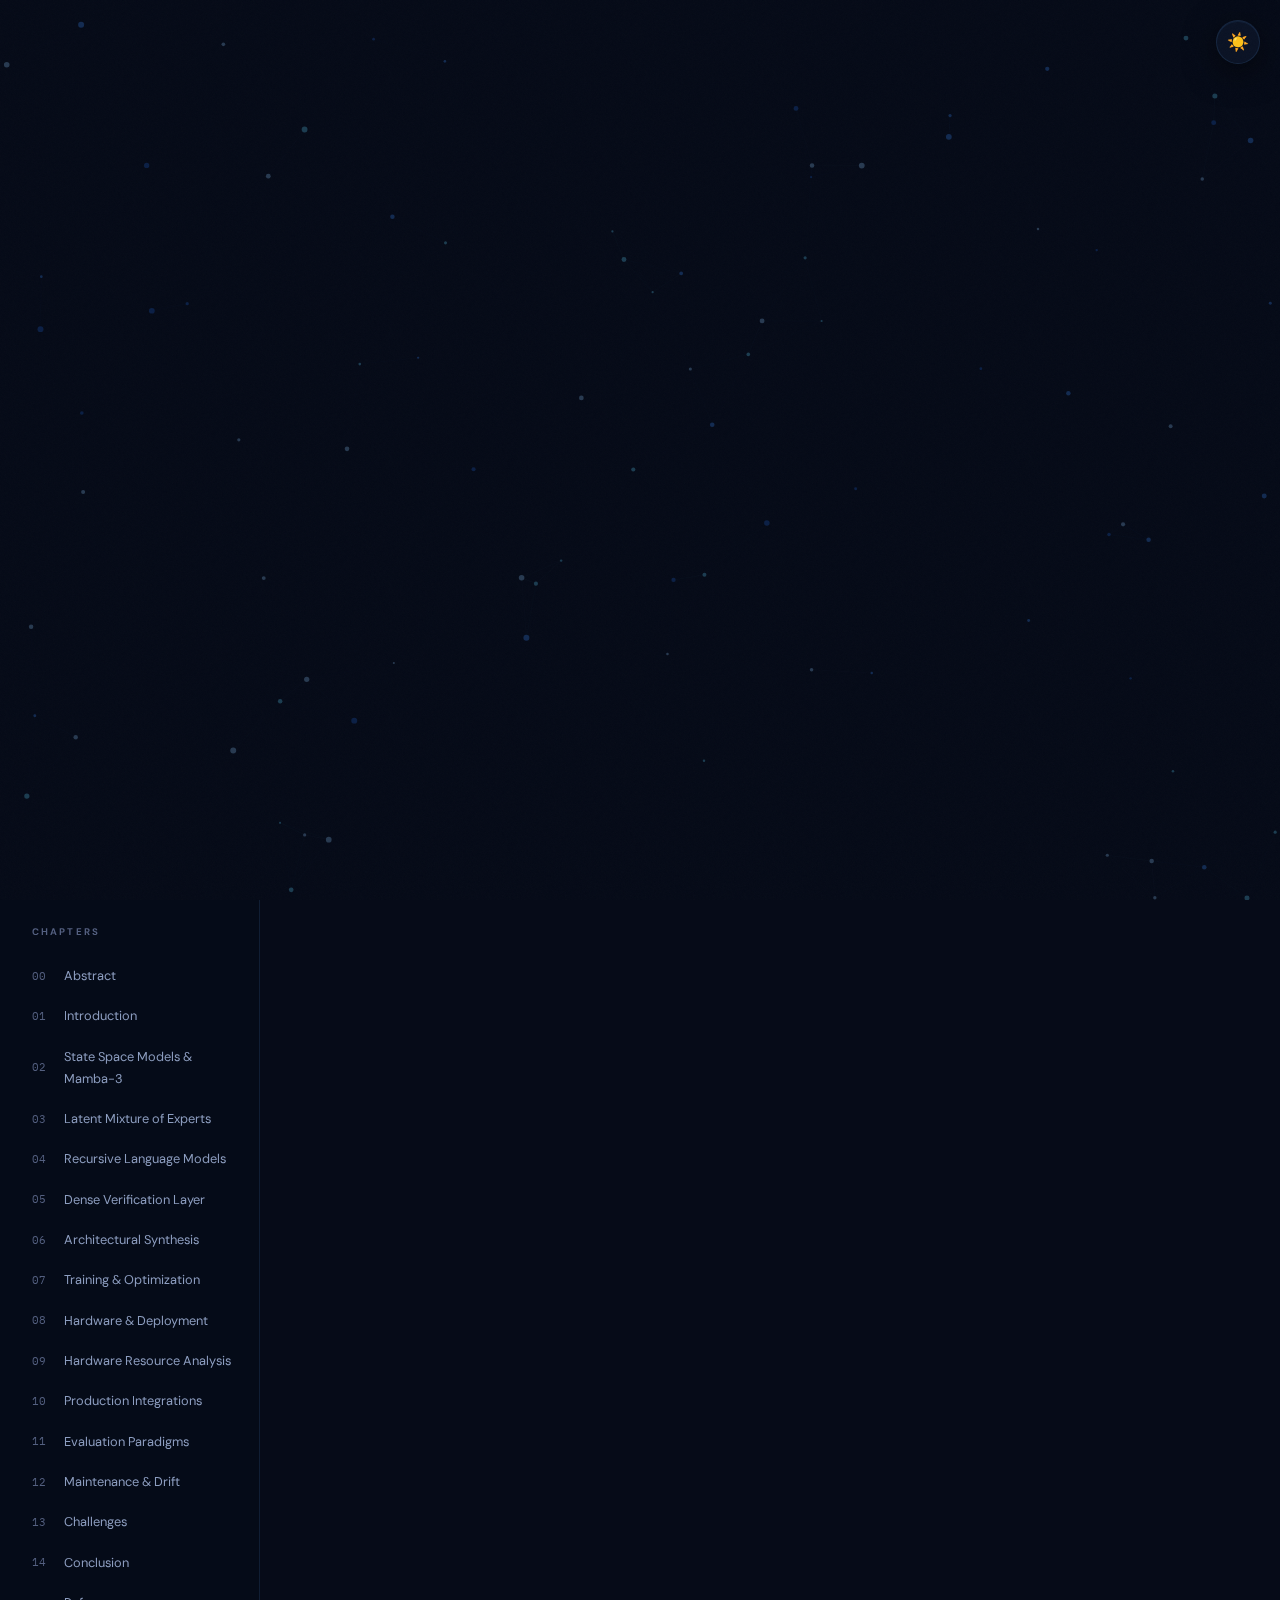
<file: post_transformer_paradigm.html>
<!DOCTYPE html>
<html lang="en" data-theme="dark">
<head>
<meta charset="UTF-8">
<meta name="viewport" content="width=device-width, initial-scale=1.0">
<title>Architecting the Post-Transformer Paradigm</title>
<link rel="preconnect" href="https://fonts.googleapis.com">
<link href="https://fonts.googleapis.com/css2?family=DM+Sans:ital,opsz,wght@0,9..40,300;0,9..40,400;0,9..40,500;0,9..40,600;0,9..40,700;0,9..40,800;1,9..40,400&family=Fraunces:opsz,wght@9..144,700;9..144,800;9..144,900&family=IBM+Plex+Mono:wght@400;500;600&display=swap" rel="stylesheet">
<style>
/* ═══════════════════════════════════════════════════════════════
   CSS CUSTOM PROPERTIES / BLUE-WHITE THEME
   ═══════════════════════════════════════════════════════════════ */
:root {
  --font-display: 'Fraunces', serif;
  --font-body: 'DM Sans', sans-serif;
  --font-mono: 'IBM Plex Mono', monospace;
  --ease-out-expo: cubic-bezier(0.16, 1, 0.3, 1);
  --ease-spring: cubic-bezier(0.34, 1.56, 0.64, 1);
  --radius-sm: 12px;
  --radius-md: 18px;
  --radius-lg: 24px;
  --radius-xl: 32px;
  --glass-blur: 20px;
  --transition-base: 0.4s var(--ease-out-expo);
}

[data-theme="dark"] {
  --bg-primary: #060b18;
  --bg-secondary: #0b1224;
  --bg-tertiary: #111b33;
  --bg-card: rgba(100,160,255,0.04);
  --bg-glass: rgba(100,160,255,0.06);
  --bg-glass-border: rgba(100,180,255,0.12);
  --bg-glass-hover: rgba(100,160,255,0.1);
  --text-primary: #e8edf8;
  --text-secondary: #8d9ec0;
  --text-tertiary: #546080;
  --accent-1: #3b8bff;
  --accent-2: #60d4ff;
  --accent-3: #ff6b8a;
  --accent-4: #ffb84d;
  --gradient-hero: linear-gradient(135deg, #1e60d0 0%, #3b8bff 40%, #60d4ff 100%);
  --gradient-card: linear-gradient(135deg, rgba(59,139,255,0.07), rgba(96,212,255,0.04));
  --shadow-glass: 0 8px 32px rgba(0,0,0,0.5), inset 0 1px 0 rgba(100,180,255,0.08);
  --shadow-neo: 6px 6px 18px rgba(0,0,0,0.5), -3px -3px 12px rgba(60,140,255,0.03);
  --shadow-neo-inset: inset 4px 4px 12px rgba(0,0,0,0.4), inset -2px -2px 8px rgba(60,140,255,0.04);
  --nav-bg: rgba(6,11,24,0.9);
  --table-row-alt: rgba(59,139,255,0.03);
  --table-header-bg: rgba(59,139,255,0.12);
  --scrollbar-track: #0b1224;
  --scrollbar-thumb: #1e3a60;
  --code-bg: rgba(0,0,0,0.4);
  --badge-bg: rgba(59,139,255,0.12);
  --badge-text: #6aafff;
  --cover-overlay: rgba(6,11,24,0.55);
  --pillar-ssm: #3b8bff;
  --pillar-moe: #60d4ff;
  --pillar-rlm: #ff6b8a;
  --pillar-dense: #ffb84d;
}

[data-theme="light"] {
  --bg-primary: #f0f4fb;
  --bg-secondary: #e4eaf6;
  --bg-tertiary: #d4ddef;
  --bg-card: rgba(255,255,255,0.75);
  --bg-glass: rgba(255,255,255,0.65);
  --bg-glass-border: rgba(30,96,208,0.1);
  --bg-glass-hover: rgba(255,255,255,0.9);
  --text-primary: #0a1628;
  --text-secondary: #3d506e;
  --text-tertiary: #6b7fa0;
  --accent-1: #1e60d0;
  --accent-2: #0095c8;
  --accent-3: #d03060;
  --accent-4: #c88a20;
  --gradient-hero: linear-gradient(135deg, #1e60d0 0%, #2878e8 40%, #0095c8 100%);
  --gradient-card: linear-gradient(135deg, rgba(30,96,208,0.05), rgba(0,149,200,0.03));
  --shadow-glass: 0 8px 32px rgba(30,96,208,0.08), inset 0 1px 0 rgba(255,255,255,0.9);
  --shadow-neo: 5px 5px 14px rgba(30,96,208,0.08), -3px -3px 10px rgba(255,255,255,0.9);
  --shadow-neo-inset: inset 3px 3px 8px rgba(30,96,208,0.06), inset -2px -2px 6px rgba(255,255,255,0.95);
  --nav-bg: rgba(240,244,251,0.92);
  --table-row-alt: rgba(30,96,208,0.03);
  --table-header-bg: rgba(30,96,208,0.08);
  --scrollbar-track: #e4eaf6;
  --scrollbar-thumb: #b0bdd4;
  --code-bg: rgba(30,96,208,0.05);
  --badge-bg: rgba(30,96,208,0.08);
  --badge-text: #1e60d0;
  --cover-overlay: rgba(240,244,251,0.4);
  --pillar-ssm: #1e60d0;
  --pillar-moe: #0095c8;
  --pillar-rlm: #d03060;
  --pillar-dense: #c88a20;
}

/* ═══════════════════════════════════════════════════════════════
   RESET & BASE
   ═══════════════════════════════════════════════════════════════ */
*, *::before, *::after { box-sizing: border-box; margin: 0; padding: 0; }

html {
  scroll-behavior: smooth;
  scrollbar-width: thin;
  scrollbar-color: var(--scrollbar-thumb) var(--scrollbar-track);
}

body {
  font-family: var(--font-body);
  background: var(--bg-primary);
  color: var(--text-primary);
  line-height: 1.7;
  transition: background var(--transition-base), color var(--transition-base);
  overflow-x: hidden;
  -webkit-font-smoothing: antialiased;
}

::-webkit-scrollbar { width: 7px; }
::-webkit-scrollbar-track { background: var(--scrollbar-track); }
::-webkit-scrollbar-thumb { background: var(--scrollbar-thumb); border-radius: 4px; }

a { color: var(--accent-1); text-decoration: none; transition: color 0.2s; }
a:hover { color: var(--accent-2); }

/* ═══════════════════════════════════════════════════════════════
   COVER / HERO
   ═══════════════════════════════════════════════════════════════ */
.cover {
  position: relative;
  min-height: 100vh;
  display: flex;
  flex-direction: column;
  align-items: center;
  justify-content: center;
  text-align: center;
  overflow: hidden;
  padding: 2rem;
}

.cover__bg {
  position: absolute;
  inset: 0;
  z-index: 0;
}

.cover__bg canvas { width: 100%; height: 100%; display: block; }

.cover__overlay {
  position: absolute;
  inset: 0;
  background: var(--cover-overlay);
  z-index: 1;
}

.cover__content {
  position: relative;
  z-index: 2;
  max-width: 880px;
}

.cover__badge {
  display: inline-block;
  padding: 7px 22px;
  border-radius: 100px;
  font-size: 0.72rem;
  font-weight: 600;
  letter-spacing: 0.15em;
  text-transform: uppercase;
  background: var(--badge-bg);
  color: var(--badge-text);
  border: 1px solid var(--bg-glass-border);
  margin-bottom: 2rem;
  opacity: 0;
  transform: translateY(20px);
  animation: fadeUp 0.8s var(--ease-out-expo) 0.3s forwards;
}

.cover__title {
  font-family: var(--font-display);
  font-size: clamp(2.2rem, 5.5vw, 4.6rem);
  font-weight: 900;
  line-height: 1.08;
  letter-spacing: -0.03em;
  background: var(--gradient-hero);
  -webkit-background-clip: text;
  -webkit-text-fill-color: transparent;
  background-clip: text;
  margin-bottom: 1.5rem;
  opacity: 0;
  transform: translateY(30px);
  animation: fadeUp 1s var(--ease-out-expo) 0.5s forwards;
}

.cover__subtitle {
  font-size: clamp(0.95rem, 1.8vw, 1.25rem);
  color: var(--text-secondary);
  font-weight: 300;
  max-width: 680px;
  margin: 0 auto 2.5rem;
  opacity: 0;
  transform: translateY(20px);
  animation: fadeUp 0.8s var(--ease-out-expo) 0.8s forwards;
}

.cover__meta {
  display: flex;
  gap: 2rem;
  justify-content: center;
  flex-wrap: wrap;
  font-size: 0.85rem;
  color: var(--text-tertiary);
  opacity: 0;
  transform: translateY(20px);
  animation: fadeUp 0.8s var(--ease-out-expo) 1s forwards;
}

.cover__meta-item { display: flex; align-items: center; gap: 0.5rem; }
.cover__meta-item svg { width: 16px; height: 16px; stroke: var(--accent-1); }

/* Pillars interactive orbit */
.cover__pillars {
  display: flex;
  gap: 1rem;
  justify-content: center;
  flex-wrap: wrap;
  margin-top: 2.5rem;
  opacity: 0;
  transform: translateY(20px);
  animation: fadeUp 0.8s var(--ease-out-expo) 1.2s forwards;
}

.pillar-chip {
  padding: 8px 20px;
  border-radius: 100px;
  font-size: 0.78rem;
  font-weight: 600;
  letter-spacing: 0.04em;
  border: 1.5px solid;
  cursor: default;
  transition: transform 0.3s var(--ease-spring), box-shadow 0.3s ease;
  position: relative;
  overflow: hidden;
}

.pillar-chip::before {
  content: '';
  position: absolute;
  inset: 0;
  opacity: 0.08;
  border-radius: inherit;
  transition: opacity 0.3s;
}

.pillar-chip:hover { transform: translateY(-3px) scale(1.04); }
.pillar-chip:hover::before { opacity: 0.16; }

.pillar-chip--ssm { border-color: var(--pillar-ssm); color: var(--pillar-ssm); }
.pillar-chip--ssm::before { background: var(--pillar-ssm); }
.pillar-chip--moe { border-color: var(--pillar-moe); color: var(--pillar-moe); }
.pillar-chip--moe::before { background: var(--pillar-moe); }
.pillar-chip--rlm { border-color: var(--pillar-rlm); color: var(--pillar-rlm); }
.pillar-chip--rlm::before { background: var(--pillar-rlm); }
.pillar-chip--dense { border-color: var(--pillar-dense); color: var(--pillar-dense); }
.pillar-chip--dense::before { background: var(--pillar-dense); }

.cover__scroll-cue {
  position: absolute;
  bottom: 2rem;
  left: 50%;
  transform: translateX(-50%);
  z-index: 2;
  display: flex;
  flex-direction: column;
  align-items: center;
  gap: 0.5rem;
  color: var(--text-tertiary);
  font-size: 0.7rem;
  letter-spacing: 0.12em;
  text-transform: uppercase;
  opacity: 0;
  animation: fadeUp 0.8s var(--ease-out-expo) 1.6s forwards;
}

.cover__scroll-line {
  width: 1px;
  height: 36px;
  background: var(--accent-1);
  animation: scrollPulse 2s ease-in-out infinite;
}

@keyframes fadeUp { to { opacity: 1; transform: translateY(0); } }
@keyframes scrollPulse {
  0%, 100% { opacity: 0.3; transform: scaleY(0.5); }
  50% { opacity: 1; transform: scaleY(1); }
}

/* ═══════════════════════════════════════════════════════════════
   LAYOUT
   ═══════════════════════════════════════════════════════════════ */
.main-wrapper {
  display: grid;
  grid-template-columns: 260px 1fr;
  max-width: 1440px;
  margin: 0 auto;
  position: relative;
}

.sidebar {
  position: sticky;
  top: 0;
  height: 100vh;
  overflow-y: auto;
  padding: 1.5rem 0.75rem 2rem 1.25rem;
  border-right: 1px solid var(--bg-glass-border);
  background: var(--nav-bg);
  backdrop-filter: blur(var(--glass-blur));
  -webkit-backdrop-filter: blur(var(--glass-blur));
  z-index: 100;
  scrollbar-width: none;
  transition: transform 0.4s var(--ease-out-expo), background var(--transition-base);
}

.sidebar::-webkit-scrollbar { display: none; }

.sidebar__title {
  font-size: 0.6rem;
  font-weight: 700;
  letter-spacing: 0.22em;
  text-transform: uppercase;
  color: var(--text-tertiary);
  padding: 0 0.75rem;
  margin-bottom: 1rem;
}

.sidebar__nav { list-style: none; }

.sidebar__link {
  display: flex;
  align-items: center;
  gap: 0.6rem;
  padding: 0.55rem 0.75rem;
  border-radius: var(--radius-sm);
  font-size: 0.8rem;
  font-weight: 400;
  color: var(--text-secondary);
  transition: all 0.25s ease;
  cursor: pointer;
  text-decoration: none;
  position: relative;
  margin-bottom: 1px;
}

.sidebar__link:hover {
  background: var(--bg-glass-hover);
  color: var(--text-primary);
}

.sidebar__link.active {
  background: var(--bg-glass-hover);
  color: var(--accent-1);
  font-weight: 600;
}

.sidebar__link.active::before {
  content: '';
  position: absolute;
  left: 0;
  top: 50%;
  transform: translateY(-50%);
  width: 3px;
  height: 55%;
  background: var(--accent-1);
  border-radius: 2px;
}

.sidebar__num {
  font-family: var(--font-mono);
  font-size: 0.68rem;
  color: var(--text-tertiary);
  min-width: 22px;
}

.content-area {
  padding: 3rem 4rem 6rem;
  max-width: 900px;
  min-width: 0;
}

/* ═══════════════════════════════════════════════════════════════
   MOBILE NAV
   ═══════════════════════════════════════════════════════════════ */
.mobile-nav-toggle {
  display: none;
  position: fixed;
  bottom: 1.5rem;
  left: 1.5rem;
  z-index: 200;
  width: 50px;
  height: 50px;
  border-radius: 50%;
  border: 1px solid var(--bg-glass-border);
  background: var(--bg-glass);
  backdrop-filter: blur(20px);
  -webkit-backdrop-filter: blur(20px);
  box-shadow: var(--shadow-glass);
  cursor: pointer;
  color: var(--text-primary);
  font-size: 1.2rem;
  align-items: center;
  justify-content: center;
  transition: transform 0.3s var(--ease-spring);
}

.mobile-nav-toggle:active { transform: scale(0.9); }

.sidebar__close {
  display: none;
  position: absolute;
  top: 1rem;
  right: 1rem;
  background: none;
  border: none;
  color: var(--text-secondary);
  font-size: 1.3rem;
  cursor: pointer;
  padding: 0.25rem;
}

/* ═══════════════════════════════════════════════════════════════
   THEME TOGGLE
   ═══════════════════════════════════════════════════════════════ */
.theme-toggle {
  position: fixed;
  top: 1.25rem;
  right: 1.25rem;
  z-index: 200;
  width: 44px;
  height: 44px;
  border-radius: 50%;
  border: 1px solid var(--bg-glass-border);
  background: var(--bg-glass);
  backdrop-filter: blur(20px);
  -webkit-backdrop-filter: blur(20px);
  box-shadow: var(--shadow-glass);
  cursor: pointer;
  color: var(--text-primary);
  font-size: 1.1rem;
  display: flex;
  align-items: center;
  justify-content: center;
  transition: transform 0.3s var(--ease-spring), background var(--transition-base);
}

.theme-toggle:hover { transform: scale(1.1); }
.theme-toggle:active { transform: scale(0.92); }

/* ═══════════════════════════════════════════════════════════════
   GLASS CARD
   ═══════════════════════════════════════════════════════════════ */
.glass-card {
  background: var(--bg-glass);
  border: 1px solid var(--bg-glass-border);
  border-radius: var(--radius-lg);
  backdrop-filter: blur(var(--glass-blur));
  -webkit-backdrop-filter: blur(var(--glass-blur));
  box-shadow: var(--shadow-glass);
  padding: 2rem;
  margin-bottom: 2rem;
  transition: background var(--transition-base), border-color var(--transition-base), box-shadow var(--transition-base);
}

.glass-card:hover {
  border-color: rgba(59,139,255,0.22);
}

/* ═══════════════════════════════════════════════════════════════
   TYPOGRAPHY
   ═══════════════════════════════════════════════════════════════ */
.section {
  padding: 3rem 0;
  opacity: 0;
  transform: translateY(28px);
  transition: opacity 0.6s var(--ease-out-expo), transform 0.6s var(--ease-out-expo);
}

.section.visible { opacity: 1; transform: translateY(0); }

.section__number {
  font-family: var(--font-mono);
  font-size: 0.72rem;
  font-weight: 600;
  color: var(--accent-1);
  letter-spacing: 0.1em;
  margin-bottom: 0.5rem;
}

.section__title {
  font-family: var(--font-display);
  font-size: clamp(1.7rem, 3vw, 2.5rem);
  font-weight: 800;
  line-height: 1.15;
  margin-bottom: 1.5rem;
  color: var(--text-primary);
}

h3 {
  font-family: var(--font-body);
  font-size: 1.3rem;
  font-weight: 700;
  margin: 2.5rem 0 1rem;
  color: var(--text-primary);
}

h4 {
  font-size: 1.05rem;
  font-weight: 600;
  margin: 2rem 0 0.75rem;
  color: var(--text-primary);
}

p {
  color: var(--text-secondary);
  margin-bottom: 1.25rem;
  font-size: 0.93rem;
  line-height: 1.8;
}

strong { color: var(--text-primary); font-weight: 600; }

.highlight { color: var(--accent-1); font-weight: 600; }

.equation {
  display: block;
  text-align: center;
  font-family: var(--font-mono);
  font-size: 0.88rem;
  padding: 1.25rem;
  margin: 1.5rem 0;
  background: var(--code-bg);
  border-radius: var(--radius-md);
  border: 1px solid var(--bg-glass-border);
  color: var(--accent-2);
  overflow-x: auto;
}

code {
  font-family: var(--font-mono);
  font-size: 0.84em;
  background: var(--code-bg);
  padding: 2px 7px;
  border-radius: 6px;
  color: var(--accent-2);
}

/* ═══════════════════════════════════════════════════════════════
   INTERACTIVE TABLES
   ═══════════════════════════════════════════════════════════════ */
.table-container {
  position: relative;
  margin: 2rem 0;
  border-radius: var(--radius-lg);
  overflow: hidden;
  border: 1px solid var(--bg-glass-border);
  background: var(--bg-glass);
  backdrop-filter: blur(var(--glass-blur));
  box-shadow: var(--shadow-glass);
}

.table-container__header {
  display: flex;
  align-items: center;
  justify-content: space-between;
  padding: 1rem 1.5rem;
  border-bottom: 1px solid var(--bg-glass-border);
  flex-wrap: wrap;
  gap: 0.75rem;
}

.table-container__title {
  font-weight: 700;
  font-size: 0.92rem;
  color: var(--text-primary);
}

.table-controls { display: flex; gap: 0.5rem; flex-wrap: wrap; }

.table-btn {
  padding: 5px 14px;
  border-radius: 100px;
  border: 1px solid var(--bg-glass-border);
  background: var(--bg-glass);
  color: var(--text-secondary);
  font-family: var(--font-body);
  font-size: 0.73rem;
  font-weight: 500;
  cursor: pointer;
  transition: all 0.25s ease;
}

.table-btn:hover, .table-btn.active {
  background: var(--accent-1);
  color: #fff;
  border-color: var(--accent-1);
}

.table-scroll { overflow-x: auto; -webkit-overflow-scrolling: touch; }

table {
  width: 100%;
  border-collapse: collapse;
  font-size: 0.84rem;
  min-width: 600px;
}

thead th {
  background: var(--table-header-bg);
  padding: 0.85rem 1rem;
  text-align: left;
  font-weight: 600;
  font-size: 0.76rem;
  color: var(--text-primary);
  letter-spacing: 0.02em;
  white-space: nowrap;
  border-bottom: 1px solid var(--bg-glass-border);
  cursor: pointer;
  user-select: none;
  transition: background 0.2s;
}

thead th:hover { background: rgba(59,139,255,0.18); }

tbody td {
  padding: 0.75rem 1rem;
  border-bottom: 1px solid var(--bg-glass-border);
  color: var(--text-secondary);
  vertical-align: top;
}

tbody tr:nth-child(even) { background: var(--table-row-alt); }
tbody tr:hover { background: var(--bg-glass-hover); }

.cell-highlight {
  color: var(--accent-2);
  font-weight: 600;
  font-family: var(--font-mono);
  font-size: 0.8rem;
}

.cell-badge {
  display: inline-block;
  padding: 2px 10px;
  border-radius: 100px;
  font-size: 0.72rem;
  font-weight: 600;
}

.cell-badge--green { background: rgba(96,212,255,0.12); color: var(--accent-2); }
.cell-badge--purple { background: rgba(59,139,255,0.12); color: var(--accent-1); }
.cell-badge--pink { background: rgba(255,107,138,0.12); color: var(--accent-3); }
.cell-badge--yellow { background: rgba(255,184,77,0.12); color: var(--accent-4); }

/* ═══════════════════════════════════════════════════════════════
   COMPARISON SLIDER
   ═══════════════════════════════════════════════════════════════ */
.comparison-slider { margin: 2rem 0; }

.comparison-slider__label {
  display: flex;
  justify-content: space-between;
  font-size: 0.78rem;
  color: var(--text-tertiary);
  margin-bottom: 0.5rem;
}

.comparison-slider input[type="range"] {
  -webkit-appearance: none;
  width: 100%;
  height: 5px;
  border-radius: 3px;
  background: linear-gradient(to right, var(--accent-1), var(--accent-2));
  outline: none;
  cursor: pointer;
}

.comparison-slider input[type="range"]::-webkit-slider-thumb {
  -webkit-appearance: none;
  width: 20px;
  height: 20px;
  border-radius: 50%;
  background: var(--text-primary);
  box-shadow: 0 2px 8px rgba(0,0,0,0.3);
  cursor: pointer;
  transition: transform 0.2s var(--ease-spring);
}

.comparison-slider input[type="range"]::-webkit-slider-thumb:hover { transform: scale(1.15); }

.comparison-slider input[type="range"]::-moz-range-thumb {
  width: 20px;
  height: 20px;
  border-radius: 50%;
  background: var(--text-primary);
  box-shadow: 0 2px 8px rgba(0,0,0,0.3);
  cursor: pointer;
  border: none;
}

.comparison-bars { display: flex; flex-direction: column; gap: 0.75rem; margin-top: 1rem; }

.comparison-bar { display: flex; align-items: center; gap: 1rem; }

.comparison-bar__label {
  font-size: 0.78rem;
  font-weight: 500;
  color: var(--text-secondary);
  min-width: 130px;
  text-align: right;
}

.comparison-bar__track {
  flex: 1;
  height: 28px;
  background: var(--bg-card);
  border-radius: var(--radius-sm);
  overflow: hidden;
  position: relative;
  border: 1px solid var(--bg-glass-border);
}

.comparison-bar__fill {
  height: 100%;
  border-radius: var(--radius-sm);
  display: flex;
  align-items: center;
  padding: 0 10px;
  font-size: 0.72rem;
  font-weight: 600;
  color: #fff;
  transition: width 0.6s var(--ease-out-expo);
  white-space: nowrap;
}

.comparison-bar__fill--a { background: linear-gradient(90deg, var(--accent-1), rgba(59,139,255,0.6)); }
.comparison-bar__fill--b { background: linear-gradient(90deg, var(--accent-2), rgba(96,212,255,0.6)); }
.comparison-bar__fill--c { background: linear-gradient(90deg, var(--accent-3), rgba(255,107,138,0.6)); }

.comparison-bar__value {
  font-family: var(--font-mono);
  font-size: 0.74rem;
  color: var(--text-tertiary);
  min-width: 60px;
}

/* ═══════════════════════════════════════════════════════════════
   DIAGRAM CARDS
   ═══════════════════════════════════════════════════════════════ */
.diagram {
  margin: 2rem 0;
  border-radius: var(--radius-lg);
  overflow: hidden;
  border: 1px solid var(--bg-glass-border);
  background: var(--bg-glass);
  backdrop-filter: blur(var(--glass-blur));
  box-shadow: var(--shadow-glass);
}

.diagram__header {
  padding: 1rem 1.5rem;
  border-bottom: 1px solid var(--bg-glass-border);
  font-weight: 700;
  font-size: 0.92rem;
  color: var(--text-primary);
}

.diagram__body {
  padding: 2rem;
  display: flex;
  justify-content: center;
  overflow-x: auto;
}

.diagram__body svg { max-width: 100%; height: auto; }

/* ═══════════════════════════════════════════════════════════════
   STAT CARDS
   ═══════════════════════════════════════════════════════════════ */
.stats-grid {
  display: grid;
  grid-template-columns: repeat(auto-fit, minmax(190px, 1fr));
  gap: 1rem;
  margin: 2rem 0;
}

.stat-card {
  background: var(--bg-glass);
  border: 1px solid var(--bg-glass-border);
  border-radius: var(--radius-md);
  padding: 1.4rem;
  backdrop-filter: blur(var(--glass-blur));
  box-shadow: var(--shadow-neo);
  transition: transform 0.3s var(--ease-spring), box-shadow 0.3s ease, border-color 0.3s;
  position: relative;
  overflow: hidden;
}

.stat-card::after {
  content: '';
  position: absolute;
  top: 0;
  left: 0;
  right: 0;
  height: 3px;
  background: var(--gradient-hero);
  opacity: 0;
  transition: opacity 0.3s;
}

.stat-card:hover {
  transform: translateY(-4px);
  box-shadow: var(--shadow-glass);
  border-color: rgba(59,139,255,0.2);
}

.stat-card:hover::after { opacity: 1; }

.stat-card__value {
  font-family: var(--font-mono);
  font-size: 1.7rem;
  font-weight: 700;
  background: var(--gradient-hero);
  -webkit-background-clip: text;
  -webkit-text-fill-color: transparent;
  background-clip: text;
  margin-bottom: 0.3rem;
}

.stat-card__label {
  font-size: 0.78rem;
  color: var(--text-tertiary);
  font-weight: 500;
}

/* ═══════════════════════════════════════════════════════════════
   KEYWORD TAGS
   ═══════════════════════════════════════════════════════════════ */
.tags { display: flex; flex-wrap: wrap; gap: 0.5rem; margin: 1.5rem 0; }

.tag {
  padding: 4px 14px;
  border-radius: 100px;
  font-size: 0.7rem;
  font-weight: 500;
  background: var(--badge-bg);
  color: var(--badge-text);
  border: 1px solid var(--bg-glass-border);
  transition: transform 0.2s var(--ease-spring), background 0.2s;
  cursor: default;
}

.tag:hover {
  transform: scale(1.05);
  background: rgba(59,139,255,0.18);
}

/* ═══════════════════════════════════════════════════════════════
   PROGRESS INDICATOR
   ═══════════════════════════════════════════════════════════════ */
.reading-progress {
  position: fixed;
  top: 0;
  left: 0;
  width: 0%;
  height: 3px;
  background: var(--gradient-hero);
  z-index: 1000;
  transition: width 0.1s linear;
}

/* ═══════════════════════════════════════════════════════════════
   ABSTRACT CALLOUT
   ═══════════════════════════════════════════════════════════════ */
.abstract-box {
  position: relative;
  padding: 2rem 2rem 2rem 2.5rem;
  border-radius: var(--radius-lg);
  background: var(--gradient-card);
  border: 1px solid var(--bg-glass-border);
  margin: 2rem 0;
}

.abstract-box::before {
  content: '';
  position: absolute;
  left: 0;
  top: 0;
  bottom: 0;
  width: 4px;
  background: var(--gradient-hero);
  border-radius: 2px;
}

.abstract-box p { font-size: 0.91rem; line-height: 1.85; }

/* ═══════════════════════════════════════════════════════════════
   BACK TO TOP
   ═══════════════════════════════════════════════════════════════ */
.back-to-top {
  position: fixed;
  bottom: 1.5rem;
  right: 1.5rem;
  z-index: 150;
  width: 44px;
  height: 44px;
  border-radius: 50%;
  border: 1px solid var(--bg-glass-border);
  background: var(--bg-glass);
  backdrop-filter: blur(20px);
  box-shadow: var(--shadow-glass);
  cursor: pointer;
  color: var(--text-primary);
  font-size: 1.1rem;
  display: flex;
  align-items: center;
  justify-content: center;
  opacity: 0;
  pointer-events: none;
  transition: opacity 0.3s, transform 0.3s var(--ease-spring);
}

.back-to-top.show { opacity: 1; pointer-events: auto; }
.back-to-top:hover { transform: scale(1.1); }

/* ═══════════════════════════════════════════════════════════════
   REFERENCES
   ═══════════════════════════════════════════════════════════════ */
.ref-search-box { margin-bottom: 1.5rem; }

.ref-search-box input {
  width: 100%;
  padding: 0.75rem 1.25rem;
  border-radius: var(--radius-md);
  border: 1px solid var(--bg-glass-border);
  background: var(--bg-glass);
  backdrop-filter: blur(var(--glass-blur));
  color: var(--text-primary);
  font-family: var(--font-body);
  font-size: 0.88rem;
  outline: none;
  transition: border-color 0.25s, box-shadow 0.25s;
}

.ref-search-box input::placeholder { color: var(--text-tertiary); }

.ref-search-box input:focus {
  border-color: var(--accent-1);
  box-shadow: 0 0 0 3px rgba(59,139,255,0.15);
}

.ref-list {
  list-style: none;
  display: flex;
  flex-direction: column;
  gap: 0.5rem;
}

.ref-item {
  display: flex;
  gap: 0.75rem;
  padding: 0.85rem 1.25rem;
  border-radius: var(--radius-md);
  background: var(--bg-glass);
  border: 1px solid var(--bg-glass-border);
  transition: background 0.25s, border-color 0.25s, opacity 0.3s, transform 0.3s;
}

.ref-item:hover {
  background: var(--bg-glass-hover);
  border-color: rgba(59,139,255,0.2);
}

.ref-item.hidden { display: none; }

.ref-num {
  font-family: var(--font-mono);
  font-size: 0.76rem;
  font-weight: 600;
  color: var(--accent-1);
  min-width: 30px;
  padding-top: 1px;
}

.ref-body { font-size: 0.86rem; line-height: 1.6; color: var(--text-secondary); }
.ref-authors { color: var(--text-primary); font-weight: 500; }
.ref-title { font-style: italic; }
.ref-body a { font-family: var(--font-mono); font-size: 0.78rem; word-break: break-all; }

/* ═══════════════════════════════════════════════════════════════
   INTERACTIVE PIPELINE VISUALIZATION
   ═══════════════════════════════════════════════════════════════ */
.pipeline-viz {
  display: flex;
  gap: 0;
  overflow-x: auto;
  padding: 1.5rem 0;
  margin: 1.5rem 0;
  -webkit-overflow-scrolling: touch;
}

.pipeline-step {
  display: flex;
  flex-direction: column;
  align-items: center;
  min-width: 100px;
  position: relative;
  cursor: pointer;
  transition: transform 0.3s var(--ease-spring);
}

.pipeline-step:hover { transform: translateY(-4px); }

.pipeline-step__circle {
  width: 44px;
  height: 44px;
  border-radius: 50%;
  display: flex;
  align-items: center;
  justify-content: center;
  font-family: var(--font-mono);
  font-size: 0.72rem;
  font-weight: 700;
  color: #fff;
  background: var(--accent-1);
  box-shadow: 0 4px 16px rgba(59,139,255,0.3);
  position: relative;
  z-index: 1;
  transition: transform 0.3s var(--ease-spring), box-shadow 0.3s;
}

.pipeline-step:hover .pipeline-step__circle {
  transform: scale(1.12);
  box-shadow: 0 6px 24px rgba(59,139,255,0.4);
}

.pipeline-step__label {
  margin-top: 0.6rem;
  font-size: 0.68rem;
  font-weight: 500;
  color: var(--text-tertiary);
  text-align: center;
  max-width: 80px;
}

.pipeline-step__connector {
  position: absolute;
  top: 22px;
  left: 72px;
  width: 28px;
  height: 2px;
  background: var(--bg-glass-border);
}

.pipeline-step:last-child .pipeline-step__connector { display: none; }

/* ═══════════════════════════════════════════════════════════════
   RESPONSIVE
   ═══════════════════════════════════════════════════════════════ */
@media (max-width: 1024px) {
  .content-area { padding: 2rem 2.5rem 4rem; }
}

@media (max-width: 768px) {
  .main-wrapper { grid-template-columns: 1fr; }

  .sidebar {
    position: fixed;
    top: 0; left: 0; bottom: 0;
    width: 270px;
    transform: translateX(-100%);
    z-index: 300;
    border-right: 1px solid var(--bg-glass-border);
  }

  .sidebar.open { transform: translateX(0); }
  .sidebar__close { display: block; }
  .mobile-nav-toggle { display: flex; }
  .content-area { padding: 1.5rem 1.25rem 4rem; }
  .glass-card { padding: 1.5rem; }
  .stats-grid { grid-template-columns: 1fr 1fr; }
  .comparison-bar__label { min-width: 75px; font-size: 0.7rem; }
  .table-container__header { padding: 0.75rem 1rem; }
  table { font-size: 0.76rem; }
  thead th, tbody td { padding: 0.6rem 0.75rem; }
  .pipeline-step { min-width: 80px; }
  .pipeline-step__circle { width: 38px; height: 38px; font-size: 0.66rem; }
}

@media (max-width: 480px) {
  .stats-grid { grid-template-columns: 1fr; }
  .cover__meta { flex-direction: column; gap: 0.75rem; }
  .cover__pillars { gap: 0.5rem; }
  .pillar-chip { font-size: 0.7rem; padding: 6px 14px; }
}

.sidebar-overlay {
  display: none;
  position: fixed;
  inset: 0;
  background: rgba(0,0,0,0.5);
  z-index: 250;
  opacity: 0;
  transition: opacity 0.3s;
}

.sidebar-overlay.show { display: block; opacity: 1; }

/* ═══════════════════════════════════════════════════════════════
   NOISE TEXTURE OVERLAY (subtle grain)
   ═══════════════════════════════════════════════════════════════ */
body::before {
  content: '';
  position: fixed;
  inset: 0;
  z-index: 9999;
  pointer-events: none;
  opacity: 0.025;
  background-image: url("data:image/svg+xml,%3Csvg viewBox='0 0 256 256' xmlns='http://www.w3.org/2000/svg'%3E%3Cfilter id='n'%3E%3CfeTurbulence type='fractalNoise' baseFrequency='0.9' numOctaves='4' stitchTiles='stitch'/%3E%3C/filter%3E%3Crect width='100%25' height='100%25' filter='url(%23n)' opacity='1'/%3E%3C/svg%3E");
  background-repeat: repeat;
  background-size: 128px;
}
</style>
</head>
<body>

<!-- Reading Progress -->
<div class="reading-progress" id="readingProgress"></div>

<!-- Theme Toggle -->
<button class="theme-toggle" id="themeToggle" aria-label="Toggle theme">☀️</button>

<!-- Mobile Nav Toggle -->
<button class="mobile-nav-toggle" id="mobileNavToggle" aria-label="Open navigation">☰</button>

<!-- Sidebar Overlay -->
<div class="sidebar-overlay" id="sidebarOverlay"></div>

<!-- Back to Top -->
<button class="back-to-top" id="backToTop" aria-label="Back to top">↑</button>

<!-- ══════════════════════════════════════════════════════════
     COVER / HERO
     ══════════════════════════════════════════════════════════ -->
<section class="cover" id="cover">
  <div class="cover__bg"><canvas id="heroCanvas"></canvas></div>
  <div class="cover__overlay"></div>
  <div class="cover__content">
    <span class="cover__badge">Comprehensive Research Manuscript — March 2026</span>
    <h1 class="cover__title">Architecting the Post-Transformer Paradigm</h1>
    <p class="cover__subtitle">A Comprehensive Synthesis of Mamba-3, Mixture of Experts, Recursive Language Models, and Dense Verification</p>
    <div class="cover__meta">
      <span class="cover__meta-item">
        <svg xmlns="http://www.w3.org/2000/svg" viewBox="0 0 24 24" fill="none" stroke-width="2" stroke-linecap="round"><path d="M20 21v-2a4 4 0 0 0-4-4H8a4 4 0 0 0-4 4v2"/><circle cx="12" cy="7" r="4"/></svg>
        Peter A. Aldrich Jr.
      </span>
      <span class="cover__meta-item">
        <svg xmlns="http://www.w3.org/2000/svg" viewBox="0 0 24 24" fill="none" stroke-width="2" stroke-linecap="round"><rect x="3" y="4" width="18" height="18" rx="2" ry="2"/><line x1="16" y1="2" x2="16" y2="6"/><line x1="8" y1="2" x2="8" y2="6"/><line x1="3" y1="10" x2="21" y2="10"/></svg>
        March 2026
      </span>
      <span class="cover__meta-item">
        <svg xmlns="http://www.w3.org/2000/svg" viewBox="0 0 24 24" fill="none" stroke-width="2" stroke-linecap="round"><path d="M4 19.5A2.5 2.5 0 0 1 6.5 17H20"/><path d="M6.5 2H20v20H6.5A2.5 2.5 0 0 1 4 19.5v-15A2.5 2.5 0 0 1 6.5 2z"/></svg>
        33 Pages
      </span>
    </div>
    <div class="cover__pillars">
      <span class="pillar-chip pillar-chip--ssm">⚡ Mamba-3 SSM</span>
      <span class="pillar-chip pillar-chip--moe">🧠 LatentMoE</span>
      <span class="pillar-chip pillar-chip--rlm">🔄 Recursive LM</span>
      <span class="pillar-chip pillar-chip--dense">🛡 Dense Verify</span>
    </div>
  </div>
  <div class="cover__scroll-cue">
    <span>Scroll to explore</span>
    <div class="cover__scroll-line"></div>
  </div>
</section>

<!-- ══════════════════════════════════════════════════════════
     MAIN CONTENT
     ══════════════════════════════════════════════════════════ -->
<div class="main-wrapper">

  <!-- SIDEBAR -->
  <aside class="sidebar" id="sidebar">
    <button class="sidebar__close" id="sidebarClose">✕</button>
    <div class="sidebar__title">Chapters</div>
    <ul class="sidebar__nav" id="sidebarNav">
      <li><a class="sidebar__link" href="#abstract"><span class="sidebar__num">00</span>Abstract</a></li>
      <li><a class="sidebar__link" href="#sec1"><span class="sidebar__num">01</span>Introduction</a></li>
      <li><a class="sidebar__link" href="#sec2"><span class="sidebar__num">02</span>State Space Models &amp; Mamba-3</a></li>
      <li><a class="sidebar__link" href="#sec3"><span class="sidebar__num">03</span>Latent Mixture of Experts</a></li>
      <li><a class="sidebar__link" href="#sec4"><span class="sidebar__num">04</span>Recursive Language Models</a></li>
      <li><a class="sidebar__link" href="#sec5"><span class="sidebar__num">05</span>Dense Verification Layer</a></li>
      <li><a class="sidebar__link" href="#sec6"><span class="sidebar__num">06</span>Architectural Synthesis</a></li>
      <li><a class="sidebar__link" href="#sec7"><span class="sidebar__num">07</span>Training &amp; Optimization</a></li>
      <li><a class="sidebar__link" href="#sec8"><span class="sidebar__num">08</span>Hardware &amp; Deployment</a></li>
      <li><a class="sidebar__link" href="#sec9"><span class="sidebar__num">09</span>Hardware Resource Analysis</a></li>
      <li><a class="sidebar__link" href="#sec10"><span class="sidebar__num">10</span>Production Integrations</a></li>
      <li><a class="sidebar__link" href="#sec11"><span class="sidebar__num">11</span>Evaluation Paradigms</a></li>
      <li><a class="sidebar__link" href="#sec12"><span class="sidebar__num">12</span>Maintenance &amp; Drift</a></li>
      <li><a class="sidebar__link" href="#sec13"><span class="sidebar__num">13</span>Challenges</a></li>
      <li><a class="sidebar__link" href="#sec14"><span class="sidebar__num">14</span>Conclusion</a></li>
      <li><a class="sidebar__link" href="#references"><span class="sidebar__num">◆</span>References</a></li>
    </ul>
  </aside>

  <!-- CONTENT -->
  <main class="content-area">

    <!-- ABSTRACT -->
    <section class="section" id="abstract">
      <div class="section__number">Section 00</div>
      <h2 class="section__title">Abstract</h2>
      <div class="abstract-box">
        <p>Pure Transformer architectures face fundamental scaling limitations: <strong>quadratic attention cost</strong> in sequence length, <strong>uniform parameter activation</strong> regardless of task complexity, and <strong>no built-in mechanism for iterative self-improvement</strong>. This paper provides a comprehensive, unified analysis of a multi-paradigm hybrid architecture synthesizing four pillars: <strong>Mamba-3</strong> (MIMO State Space Model), <strong>Latent Mixture of Experts</strong> (LatentMoE), <strong>Recursive Language Models</strong> (RLMs), and a <strong>Dense Verification Layer</strong>.</p>
        <p>By evaluating structural synthesis, scaling algorithms, and deployment across disaggregated rack-scale hardware — including production systems such as Tencent's Hunyuan-TurboS (560B), NVIDIA's Nemotron-H (56B), and AI21's Jamba (52B) — this research demonstrates how the proposed engine achieves <strong>top-tier benchmark performance at 45% lower cost per token</strong> than pure Transformer baselines.</p>
      </div>
      <div class="tags">
        <span class="tag">State Space Models</span>
        <span class="tag">Mamba-3</span>
        <span class="tag">Mixture of Experts</span>
        <span class="tag">Recursive Language Models</span>
        <span class="tag">Reinforcement Learning</span>
        <span class="tag">Dense Verification</span>
        <span class="tag">Hybrid Architectures</span>
        <span class="tag">Inference Optimization</span>
        <span class="tag">Agentic AI</span>
      </div>
    </section>

    <!-- SECTION 1 — Introduction -->
    <section class="section" id="sec1">
      <div class="section__number">Section 01</div>
      <h2 class="section__title">Introduction: The Inference-First Epoch</h2>
      <p>The trajectory of AI research has historically been dominated by the scaling laws of dense Transformer architectures. Through self-attention mechanisms, these models established unprecedented capabilities in zero-shot reasoning, semantic generalization, and in-context learning. However, as deployment transitions from simple chatbot interactions to <strong>complex, unbounded agentic workflows</strong>, the fundamental architectural limitations of the standard Transformer have become increasingly intractable.</p>
      <p>The core bottleneck lies in the <strong>quadratic computational complexity</strong> of self-attention and the <strong>linear memory scaling</strong> of the KV cache. For a 128K-token context, this means roughly <span class="highlight">16 billion pairwise interactions per layer</span>. These limitations have driven four parallel lines of innovation:</p>

      <div class="stats-grid">
        <div class="stat-card">
          <div class="stat-card__value">O(n²)</div>
          <div class="stat-card__label">Attention complexity per layer</div>
        </div>
        <div class="stat-card">
          <div class="stat-card__value">16B</div>
          <div class="stat-card__label">Pairwise interactions at 128K tokens</div>
        </div>
        <div class="stat-card">
          <div class="stat-card__value">4</div>
          <div class="stat-card__label">Parallel innovation pillars</div>
        </div>
        <div class="stat-card">
          <div class="stat-card__value">45%</div>
          <div class="stat-card__label">Lower cost vs. Transformer baseline</div>
        </div>
      </div>

      <!-- Interactive Pipeline -->
      <h3>Processing Pipeline</h3>
      <div class="pipeline-viz">
        <div class="pipeline-step">
          <div class="pipeline-step__circle" style="background:var(--pillar-ssm)">SSM</div>
          <div class="pipeline-step__label">Sequence Scan</div>
          <div class="pipeline-step__connector"></div>
        </div>
        <div class="pipeline-step">
          <div class="pipeline-step__circle" style="background:var(--pillar-moe)">MoE</div>
          <div class="pipeline-step__label">Expert Route</div>
          <div class="pipeline-step__connector"></div>
        </div>
        <div class="pipeline-step">
          <div class="pipeline-step__circle" style="background:var(--accent-1)">GEN</div>
          <div class="pipeline-step__label">Draft Output</div>
          <div class="pipeline-step__connector"></div>
        </div>
        <div class="pipeline-step">
          <div class="pipeline-step__circle" style="background:var(--pillar-rlm)">RLM</div>
          <div class="pipeline-step__label">Recursive Refine</div>
          <div class="pipeline-step__connector"></div>
        </div>
        <div class="pipeline-step">
          <div class="pipeline-step__circle" style="background:var(--pillar-dense)">DVL</div>
          <div class="pipeline-step__label">Dense Verify</div>
          <div class="pipeline-step__connector"></div>
        </div>
        <div class="pipeline-step">
          <div class="pipeline-step__circle" style="background:linear-gradient(135deg,var(--accent-1),var(--accent-2))">✓</div>
          <div class="pipeline-step__label">Final Output</div>
        </div>
      </div>

      <p>These four pillars — <strong>State Space Models</strong> (replacing quadratic attention with linear-time recurrences), <strong>Mixture of Experts</strong> (decoupling capacity from compute via sparse activation), <strong>Reasoning methods</strong> (variable compute at inference time), and <strong>Recursive self-refinement</strong> (iterative improvement through feedback) — form the foundation analyzed in this paper.</p>
    </section>

    <!-- SECTION 2 — Mamba-3 -->
    <section class="section" id="sec2">
      <div class="section__number">Section 02</div>
      <h2 class="section__title">State Space Models &amp; Mamba-3</h2>

      <h3>From S4 to Selective State Spaces</h3>
      <p>State Space Models formalize sequence processing through continuous-time linear dynamical systems:</p>
      <div class="equation">x'(t) = A·x(t) + B·u(t),&emsp;y(t) = C·x(t)</div>
      <p>The breakthrough <strong>S4 model</strong> (Gu, Goel, Ré 2022) demonstrated that HiPPO-initialized matrices could solve tasks requiring reasoning over 16,000+ tokens. <strong>Mamba-1</strong> introduced the selective mechanism (S6), making B, C, and Δ input-dependent. At 2.8B parameters, Mamba matched Transformers twice its size while delivering <span class="highlight">5× higher inference throughput</span>.</p>

      <h3>Mamba-3: Three Core Innovations</h3>
      <p>Mamba-3 is engineered around an <strong>"inference-first" philosophy</strong>, addressing the "cold GPU" problem where hardware sits idle during autoregressive decoding. It introduces three methodological innovations:</p>

      <div class="glass-card">
        <h4>① Exponential-Trapezoidal Discretization</h4>
        <p>Replaces first-order Euler discretization (truncation error ∝ Δ²) with a second-order scheme reducing error to <strong>∝ Δ³</strong>. The three-term update eliminates the need for Conv1D layers, streamlining the GPU memory hierarchy.</p>
        <h4>② Complex-Valued State Space</h4>
        <p>Transitions the hidden state from real to complex domain. Recurrence updates function as <strong>continuous rotations</strong> in latent space — equivalent to data-dependent RoPE. This eliminates catastrophic forgetting on parity and modular arithmetic tasks where Mamba-2 performs at random chance.</p>
        <h4>③ MIMO Formulation</h4>
        <p>Generalizes SISO to <strong>Multi-Input Multi-Output</strong>, transforming the memory-bound outer product into a compute-bound matmul. Computes up to <strong>4× more decoding FLOPs</strong> by absorbing idle GPU tensor core cycles.</p>
      </div>

      <h3>Empirical Results</h3>
      <div class="stats-grid">
        <div class="stat-card">
          <div class="stat-card__value">57.6%</div>
          <div class="stat-card__label">Avg accuracy at 1.5B scale (+2.2pp over Transformer)</div>
        </div>
        <div class="stat-card">
          <div class="stat-card__value">7×</div>
          <div class="stat-card__label">Speedup over Llama-3.2-1B at 16K tokens</div>
        </div>
        <div class="stat-card">
          <div class="stat-card__value">2×</div>
          <div class="stat-card__label">Effective throughput per hardware footprint</div>
        </div>
        <div class="stat-card">
          <div class="stat-card__value">140.6s</div>
          <div class="stat-card__label">Mamba-3 at 16K vs 976.5s Llama</div>
        </div>
      </div>
    </section>

    <!-- SECTION 3 — MoE -->
    <section class="section" id="sec3">
      <div class="section__number">Section 03</div>
      <h2 class="section__title">Latent Mixture of Experts</h2>
      <p>Purely recurrent architectures lack the massive parameter capacity required for broad world knowledge. MoE modules replace dense FFNs with <strong>dynamic routing layers</strong> that assign each token to a sparse subset of specialized expert sub-networks.</p>

      <h3>The LatentMoE Configuration</h3>
      <p>Standard Expert Parallelism creates devastating all-to-all communication bottlenecks. LatentMoE compresses tokens via a <strong>learnable down-projection</strong> into a reduced latent space (e.g., 8× compression), routes within that compressed space, then projects back up. This enables <strong>Wide-Expert Parallelism</strong> across rack-scale domains.</p>

      <!-- Table 1 -->
      <div class="table-container">
        <div class="table-container__header">
          <span class="table-container__title">Table 1 — Dense vs. Latent Routing Paradigms</span>
        </div>
        <div class="table-scroll">
          <table>
            <thead>
              <tr><th>Property</th><th>Dense MoE</th><th>LatentMoE</th></tr>
            </thead>
            <tbody>
              <tr><td>Input Projection</td><td>Identity Matrix</td><td class="cell-highlight">Learnable Down-Projection</td></tr>
              <tr><td>Computation Space</td><td>Full Hidden Dimension</td><td class="cell-highlight">Compressed Latent Space</td></tr>
              <tr><td>Inter-GPU Payload</td><td><span class="cell-badge cell-badge--pink">Maximal</span></td><td><span class="cell-badge cell-badge--green">Minimal (8× reduced)</span></td></tr>
              <tr><td>Active Experts / Token</td><td>2 – 4</td><td class="cell-highlight">Up to 22</td></tr>
              <tr><td>Total Parameter Scale</td><td>~30B – 50B</td><td class="cell-highlight">120B+</td></tr>
            </tbody>
          </table>
        </div>
      </div>
    </section>

    <!-- SECTION 4 — RLM -->
    <section class="section" id="sec4">
      <div class="section__number">Section 04</div>
      <h2 class="section__title">Recursive Language Models</h2>
      <p>Despite linear memory scaling from Mamba-3, embedding millions of tokens into a hidden state induces <strong>context rot</strong> — 40–80% performance degradation on massive documents. The RLM paradigm resolves this by shifting from static sequence modeling to <strong>active environmental orchestration</strong>.</p>

      <h3>The REPL Paradigm</h3>
      <p>The model is encapsulated within a <strong>Read-Eval-Print Loop (REPL)</strong> sandbox. When a user submits an unbounded prompt (10M+ tokens), the text is loaded into REPL memory as a string variable. The model receives only <strong>constant-size metadata</strong> (variable handle, string length, preview) and generates executable code to traverse the data. This transforms probabilistic attention over millions of tokens into <strong>deterministic algorithmic search</strong>.</p>

      <!-- Table 2 -->
      <div class="table-container">
        <div class="table-container__header">
          <span class="table-container__title">Table 2 — Context Extension Benchmark Superiority</span>
          <div class="table-controls">
            <button class="table-btn active" data-filter="all">All</button>
            <button class="table-btn" data-filter="oolong">OOLONG</button>
            <button class="table-btn" data-filter="browse">BrowseComp+</button>
          </div>
        </div>
        <div class="table-scroll">
          <table id="table2">
            <thead>
              <tr><th>Model / Framework</th><th>OOLONG (131K)</th><th>BrowseComp+ (~5M)</th></tr>
            </thead>
            <tbody>
              <tr data-cat="oolong browse"><td>GPT-5 Base (Dense)</td><td>30.2</td><td>~40%</td></tr>
              <tr data-cat="browse"><td>GPT-5 + RAG (BM25)</td><td>N/A</td><td>~60%</td></tr>
              <tr data-cat="browse"><td>ReAct + GPT-5 + RAG</td><td>N/A</td><td>~80%</td></tr>
              <tr data-cat="oolong"><td>RLM (GPT-5-mini)</td><td><span class="cell-highlight">64.7 (+114%)</span></td><td>N/A</td></tr>
              <tr data-cat="browse"><td>RLM (GPT-5 Root)</td><td>N/A</td><td><span class="cell-highlight">100%</span></td></tr>
            </tbody>
          </table>
        </div>
      </div>

      <h3>The Overthinking Anomaly</h3>
      <p>Unbounded recursion is dangerous. Depth-1 RLM boosts accuracy, but depth-2+ <strong>paradoxically degrades performance</strong>: query time scales from 3.6s to 344.5s, with no corresponding accuracy gains. This necessitates the Dense Verification Layer.</p>
    </section>

    <!-- SECTION 5 — Dense Verification -->
    <section class="section" id="sec5">
      <div class="section__number">Section 05</div>
      <h2 class="section__title">Dense Verification Layer</h2>
      <p>LLMs <strong>cannot reliably self-correct</strong> without external feedback. When evaluator and generator share the same parameter space, iterative loops merely rearrange errors. Formalized as a Markov chain, approximately <span class="highlight">75% of reachable improvement is captured in the first two rounds</span>.</p>
      <p>The Dense Verification Layer forces a <strong>full-capacity, high-attention evaluation</strong> over the drafted response and REPL state history. It performs factual grounding validation (every claim must trace to REPL variables) and coherence checks. Verification tasks are batch-delayed by one iteration step, removing dense overhead from the critical inference path.</p>
    </section>

    <!-- SECTION 6 — Synthesis -->
    <section class="section" id="sec6">
      <div class="section__number">Section 06</div>
      <h2 class="section__title">Architectural Synthesis</h2>
      <p>The synthesis creates a multi-layered engine: a backbone of <strong>interleaved Mamba-3 MIMO blocks and LatentMoE attention blocks</strong> (4–7 Mamba blocks per 1 attention block), orchestrated by the external RLM framework.</p>

      <!-- Architecture Diagram -->
      <div class="diagram">
        <div class="diagram__header">Data Flow — Mamba3-MoE-RLM-Dense Architecture</div>
        <div class="diagram__body">
          <svg viewBox="0 0 780 320" xmlns="http://www.w3.org/2000/svg" style="font-family: 'DM Sans', sans-serif;">
            <defs>
              <linearGradient id="gBlue" x1="0" y1="0" x2="1" y2="1"><stop offset="0%" stop-color="#1e60d0"/><stop offset="100%" stop-color="#3b8bff"/></linearGradient>
              <linearGradient id="gCyan" x1="0" y1="0" x2="1" y2="1"><stop offset="0%" stop-color="#0095c8"/><stop offset="100%" stop-color="#60d4ff"/></linearGradient>
              <linearGradient id="gRose" x1="0" y1="0" x2="1" y2="1"><stop offset="0%" stop-color="#ff6b8a"/><stop offset="100%" stop-color="#d03060"/></linearGradient>
              <linearGradient id="gAmber" x1="0" y1="0" x2="1" y2="1"><stop offset="0%" stop-color="#ffb84d"/><stop offset="100%" stop-color="#c88a20"/></linearGradient>
              <filter id="glow"><feGaussianBlur stdDeviation="3" result="blur"/><feMerge><feMergeNode in="blur"/><feMergeNode in="SourceGraphic"/></feMerge></filter>
            </defs>
            <!-- Input -->
            <rect x="10" y="130" width="110" height="60" rx="14" fill="url(#gBlue)" opacity="0.9"/>
            <text x="65" y="157" text-anchor="middle" fill="#fff" font-size="11" font-weight="600">User Prompt</text>
            <text x="65" y="173" text-anchor="middle" fill="rgba(255,255,255,0.7)" font-size="9">10M+ tokens</text>
            <!-- Arrow -->
            <line x1="120" y1="160" x2="155" y2="160" stroke="var(--text-tertiary)" stroke-width="1.5" marker-end="url(#arrowhead)"/>
            <!-- RLM -->
            <rect x="155" y="110" width="120" height="100" rx="16" fill="none" stroke="url(#gCyan)" stroke-width="2" stroke-dasharray="6 3"/>
            <text x="215" y="138" text-anchor="middle" fill="var(--accent-2)" font-size="11" font-weight="700">RLM / REPL</text>
            <text x="215" y="157" text-anchor="middle" fill="var(--text-secondary)" font-size="9">Metadata only →</text>
            <text x="215" y="172" text-anchor="middle" fill="var(--text-secondary)" font-size="9">8K root context</text>
            <text x="215" y="190" text-anchor="middle" fill="var(--text-tertiary)" font-size="8">CPU RAM: strings</text>
            <!-- Arrow -->
            <line x1="275" y1="160" x2="310" y2="160" stroke="var(--text-tertiary)" stroke-width="1.5"/>
            <!-- Mamba-3 -->
            <rect x="310" y="55" width="130" height="54" rx="14" fill="url(#gBlue)" opacity="0.85"/>
            <text x="375" y="78" text-anchor="middle" fill="#fff" font-size="11" font-weight="600">Mamba-3 MIMO</text>
            <text x="375" y="95" text-anchor="middle" fill="rgba(255,255,255,0.7)" font-size="9">×56 layers, O(n)</text>
            <!-- Attn-MoE -->
            <rect x="310" y="125" width="130" height="54" rx="14" fill="url(#gCyan)" opacity="0.85"/>
            <text x="375" y="148" text-anchor="middle" fill="#fff" font-size="11" font-weight="600">Attn + LatentMoE</text>
            <text x="375" y="165" text-anchor="middle" fill="rgba(255,255,255,0.7)" font-size="9">×8 layers, sparse</text>
            <!-- Interleave bracket -->
            <text x="455" y="105" fill="var(--text-tertiary)" font-size="10" font-weight="500">} interleaved</text>
            <!-- Arrow -->
            <line x1="440" y1="150" x2="500" y2="200" stroke="var(--text-tertiary)" stroke-width="1.5"/>
            <line x1="440" y1="82" x2="500" y2="200" stroke="var(--text-tertiary)" stroke-width="1.5"/>
            <!-- Draft -->
            <rect x="500" y="180" width="110" height="54" rx="14" fill="var(--bg-glass)" stroke="var(--bg-glass-border)" stroke-width="1.5"/>
            <text x="555" y="203" text-anchor="middle" fill="var(--text-primary)" font-size="11" font-weight="600">Draft Output</text>
            <text x="555" y="220" text-anchor="middle" fill="var(--text-tertiary)" font-size="9">candidate answer</text>
            <!-- Arrow -->
            <line x1="610" y1="207" x2="645" y2="207" stroke="var(--text-tertiary)" stroke-width="1.5"/>
            <!-- Dense Verify -->
            <rect x="645" y="175" width="125" height="64" rx="14" fill="url(#gRose)" opacity="0.85"/>
            <text x="707" y="200" text-anchor="middle" fill="#fff" font-size="11" font-weight="700">Dense Verify</text>
            <text x="707" y="216" text-anchor="middle" fill="rgba(255,255,255,0.7)" font-size="9">Full-capacity pass</text>
            <text x="707" y="230" text-anchor="middle" fill="rgba(255,255,255,0.7)" font-size="8">grounding + coherence</text>
            <!-- Reject loop -->
            <path d="M 707 240 Q 707 280 555 280 Q 400 280 330 210" fill="none" stroke="var(--accent-3)" stroke-width="1.5" stroke-dasharray="5 3" marker-end="url(#arrowPink)"/>
            <text x="530" y="270" text-anchor="middle" fill="var(--accent-3)" font-size="8" font-weight="600">reject → re-generate</text>
            <!-- Accept -->
            <text x="707" y="260" text-anchor="middle" fill="var(--accent-2)" font-size="9" font-weight="600">✓ accept → emit</text>
            <!-- Arrow markers -->
            <defs>
              <marker id="arrowhead" markerWidth="8" markerHeight="6" refX="8" refY="3" orient="auto"><polygon points="0 0, 8 3, 0 6" fill="var(--text-tertiary)"/></marker>
              <marker id="arrowPink" markerWidth="8" markerHeight="6" refX="8" refY="3" orient="auto"><polygon points="0 0, 8 3, 0 6" fill="var(--accent-3)"/></marker>
            </defs>
          </svg>
        </div>
      </div>

      <!-- Table 3 -->
      <div class="table-container">
        <div class="table-container__header">
          <span class="table-container__title">Table 3 — Comparative Architecture Performance</span>
        </div>
        <div class="table-scroll">
          <table>
            <thead>
              <tr><th>Metric</th><th>Dense Transformer</th><th>Pure Mamba-2</th><th>Hybrid Mamba3-MoE-RLM</th></tr>
            </thead>
            <tbody>
              <tr><td>Complexity</td><td>O(N²)</td><td>O(N)</td><td><span class="cell-highlight">O(N) + algorithmic search</span></td></tr>
              <tr><td>KV Cache</td><td><span class="cell-badge cell-badge--pink">Severe linear growth</span></td><td><span class="cell-badge cell-badge--green">Constant state</span></td><td><span class="cell-badge cell-badge--green">Minimal periodic caching</span></td></tr>
              <tr><td>Param Efficiency</td><td>Low (100% active)</td><td>Low (hard limits)</td><td><span class="cell-highlight">Very High (sparse LatentMoE)</span></td></tr>
              <tr><td>Effective Context</td><td>~128K–2M</td><td>~1M</td><td><span class="cell-highlight">Unbounded (10M+ via REPL)</span></td></tr>
              <tr><td>HW Utilization</td><td>Poor during decode</td><td>Low arithmetic intensity</td><td><span class="cell-highlight">Exceptional (MIMO)</span></td></tr>
              <tr><td>State Tracking</td><td>Excellent</td><td>Poor</td><td><span class="cell-highlight">Excellent (complex-valued)</span></td></tr>
            </tbody>
          </table>
        </div>
      </div>
    </section>

    <!-- SECTION 7 — Training -->
    <section class="section" id="sec7">
      <div class="section__number">Section 07</div>
      <h2 class="section__title">Training &amp; Optimization</h2>

      <h3>Phased Specialization</h3>
      <p>Joint optimization causes <strong>gradient interference</strong>: attention layers learn rapidly and dominate early updates, while SSM modules and MoE routers require more iterations. The solution is <strong>Phased Specialization</strong> — differential learning rates that temporally decouple module updates:</p>

      <div class="glass-card">
        <p><strong>Phase 1 (Attention Lead, epochs 1–4):</strong> Attention &amp; MoE at 3×10⁻⁴, Mamba-3 at 1×10⁻⁵</p>
        <p><strong>Phase 2 (SSM Specialization, epochs 5–8):</strong> Reduce attention LR, maximize Mamba-3 LR</p>
        <p style="margin-bottom:0"><strong>Critical:</strong> Never hard-freeze (LR = 0) any module. A persistent minimal update maintains cross-module compatibility.</p>
      </div>

      <div class="stats-grid">
        <div class="stat-card">
          <div class="stat-card__value">53%</div>
          <div class="stat-card__label">Conflict rate reduction</div>
        </div>
        <div class="stat-card">
          <div class="stat-card__value">70%</div>
          <div class="stat-card__label">Cross-seed variance reduction</div>
        </div>
        <div class="stat-card">
          <div class="stat-card__value">34pt</div>
          <div class="stat-card__label">Perplexity improvement over joint training</div>
        </div>
      </div>

      <h3>LongR: Dense Utility Rewards</h3>
      <p>Standard RL suffers from <strong>vanishing gradient</strong> when the agent performs 20 iterations and receives reward only at the final step. LongR augments outcome-based reward with a continuous, dense verification signal at every intermediate step using <strong>Relative Information Gain</strong> (token-level NLL from an external model). This yields a <strong>9% gain on LongBench v2</strong>.</p>
    </section>

    <!-- SECTION 8 — Hardware -->
    <section class="section" id="sec8">
      <div class="section__number">Section 08</div>
      <h2 class="section__title">Hardware &amp; Deployment</h2>
      <p>Scaling 120B+ parameters across distributed clusters requires <strong>Expert Parallelism</strong> (distributing individual experts across GPUs), <strong>Disaggregated Serving</strong> (decoupling prefill from decode), and a <strong>polyglot kernel stack</strong> (Triton for SISO transitions, TileLang for MIMO prefill, CuTe DSL for fused MoE gating).</p>
      <p>The LatentMoE's latent compression reduces inter-GPU routing payloads by <strong>87.5%</strong>, enabling Wide-Expert Parallelism. Disaggregated serving assigns prefill to compute-optimized nodes and decode to memory-bandwidth nodes, achieving near-maximum tensor core utilization on the NVIDIA GB200 NVL72.</p>
    </section>

    <!-- SECTION 9 — Resource Analysis -->
    <section class="section" id="sec9">
      <div class="section__number">Section 09</div>
      <h2 class="section__title">Hardware Resource Analysis</h2>

      <h3>KV Cache: The Structural Advantage</h3>
      <p>This is the most decisive hardware differentiation. Where a dense 80-layer Transformer's KV cache balloons to <strong>3.3 TB at 10M tokens</strong> (physically impossible on any GPU), the hybrid consumes <strong>248 MB of GPU memory</strong> — a <span class="highlight">13,300× reduction</span>.</p>

      <!-- Interactive Comparison -->
      <div class="glass-card">
        <h4>KV Cache vs. Context Length — Interactive Comparison</h4>
        <div class="comparison-slider">
          <div class="comparison-slider__label">
            <span>4K tokens</span>
            <span id="sliderValue">128K tokens</span>
            <span>10M tokens</span>
          </div>
          <input type="range" id="contextSlider" min="0" max="5" step="1" value="2">
        </div>
        <div class="comparison-bars" id="kvBars"></div>
      </div>

      <!-- Table 9 -->
      <div class="table-container">
        <div class="table-container__header">
          <span class="table-container__title">Table 9 — KV Cache at Increasing Context Lengths</span>
        </div>
        <div class="table-scroll">
          <table>
            <thead>
              <tr><th>Context</th><th>Dense 80-Layer</th><th>Hybrid Attn Cache</th><th>Mamba-3 State</th><th>REPL (CPU)</th><th>Hybrid Total</th></tr>
            </thead>
            <tbody>
              <tr><td>4K</td><td>1.3 GB</td><td>67 MB</td><td class="cell-highlight">118 MB (const)</td><td>0</td><td><span class="cell-badge cell-badge--green">185 MB</span></td></tr>
              <tr><td>32K</td><td>10.5 GB</td><td>0.54 GB</td><td class="cell-highlight">118 MB (const)</td><td>0</td><td><span class="cell-badge cell-badge--green">0.66 GB</span></td></tr>
              <tr><td>128K</td><td>42 GB</td><td>2.1 GB</td><td class="cell-highlight">118 MB (const)</td><td>0</td><td><span class="cell-badge cell-badge--green">2.2 GB</span></td></tr>
              <tr><td>512K</td><td><span class="cell-badge cell-badge--pink">168 GB ✗</span></td><td>~130 MB</td><td class="cell-highlight">118 MB (const)</td><td>~1 GB</td><td><span class="cell-badge cell-badge--green">248 MB + 1 GB CPU</span></td></tr>
              <tr><td>1M</td><td><span class="cell-badge cell-badge--pink">336 GB ✗</span></td><td>~130 MB</td><td class="cell-highlight">118 MB (const)</td><td>~2 GB</td><td><span class="cell-badge cell-badge--green">248 MB + 2 GB CPU</span></td></tr>
              <tr><td>10M</td><td><span class="cell-badge cell-badge--pink">3.3 TB ✗✗</span></td><td>~130 MB</td><td class="cell-highlight">118 MB (const)</td><td>~20 GB</td><td><span class="cell-badge cell-badge--green">248 MB + 20 GB CPU</span></td></tr>
            </tbody>
          </table>
        </div>
      </div>

      <!-- Cost Per Query -->
      <h3>Dollar Cost Per Query</h3>
      <div class="table-container">
        <div class="table-container__header">
          <span class="table-container__title">Table 10 — Estimated Cost Per Query (H100 @ $2.50/GPU-hr)</span>
        </div>
        <div class="table-scroll">
          <table>
            <thead>
              <tr><th>Query Type</th><th>Dense 70B (4×H100)</th><th>Dense MoE 670B (8×H100)</th><th>Hybrid 60B (1×H100+CPU)</th><th>Ratio</th></tr>
            </thead>
            <tbody>
              <tr><td>Simple (4K ctx)</td><td>$0.0028</td><td>$0.0040</td><td class="cell-highlight">$0.0004</td><td><span class="cell-badge cell-badge--green">7× cheaper</span></td></tr>
              <tr><td>Medium (128K ctx)</td><td>$0.014</td><td>$0.008</td><td class="cell-highlight">$0.0009</td><td><span class="cell-badge cell-badge--green">15× cheaper</span></td></tr>
              <tr><td>Complex (1M ctx)</td><td><span class="cell-badge cell-badge--pink">Infeasible</span></td><td>$0.042</td><td class="cell-highlight">$0.006</td><td><span class="cell-badge cell-badge--green">7× vs MoE</span></td></tr>
              <tr><td>Extreme (10M ctx)</td><td><span class="cell-badge cell-badge--pink">Impossible</span></td><td><span class="cell-badge cell-badge--pink">Impossible</span></td><td class="cell-highlight">$0.05–$0.12</td><td><span class="cell-badge cell-badge--yellow">Only option</span></td></tr>
            </tbody>
          </table>
        </div>
      </div>
    </section>

    <!-- SECTION 10 — Production -->
    <section class="section" id="sec10">
      <div class="section__number">Section 10</div>
      <h2 class="section__title">Production Integrations</h2>

      <div class="table-container">
        <div class="table-container__header">
          <span class="table-container__title">Table 4 — Production-Scale Hybrid Deployments</span>
        </div>
        <div class="table-scroll">
          <table>
            <thead>
              <tr><th>Model</th><th>Total Params</th><th>Active Params</th><th>SSM Variant</th><th>MoE Config</th><th>Context / KV</th></tr>
            </thead>
            <tbody>
              <tr><td><strong>Jamba</strong> (AI21)</td><td>52B</td><td>12B</td><td>Mamba-1</td><td>1:7 Attn:Mamba; 16 exp, top-2</td><td>256K, 8× smaller cache</td></tr>
              <tr><td><strong>Nemotron-H</strong> (NVIDIA)</td><td>56B (47B compressed)</td><td>~12B</td><td>Mamba-2/3</td><td>Majority Mamba; MiniPuzzle</td><td>Constant memory/token</td></tr>
              <tr><td><strong>Hunyuan-TurboS</strong> (Tencent)</td><td class="cell-highlight">560B</td><td class="cell-highlight">56B</td><td>Mamba-2</td><td>57 Mamba, 7 Attn, 64 MoE; 32+1 exp</td><td>Adaptive CoT</td></tr>
              <tr><td><strong>Phi-4-mini-flash</strong> (MS)</td><td>3.8B</td><td>3.8B</td><td>Mamba-1 SambaY</td><td>Synthetic RL data</td><td>10× throughput vs Transformer</td></tr>
              <tr><td><strong>Nemotron-3 Nano</strong> (NVIDIA)</td><td>30B</td><td>3B</td><td>Mamba-2</td><td>LatentMoE + RL reasoning</td><td>3.3× throughput vs Qwen3-30B</td></tr>
            </tbody>
          </table>
        </div>
      </div>
    </section>

    <!-- SECTION 11 — Evaluation -->
    <section class="section" id="sec11">
      <div class="section__number">Section 11</div>
      <h2 class="section__title">Evaluation Paradigms</h2>
      <p>Standard MMLU-style benchmarks are inadequate for recursive architectures. Evaluating an RLM requires <strong>auditing the entire cognitive trajectory</strong>, not just the final output.</p>
      <div class="table-container">
        <div class="table-container__header">
          <span class="table-container__title">Table 5 — Evaluation Criteria for Recursive Agents</span>
        </div>
        <div class="table-scroll">
          <table>
            <thead><tr><th>Metric</th><th>Target Analysis</th><th>Vulnerability Detected</th></tr></thead>
            <tbody>
              <tr><td>Contextual Aggregation (OOLONG)</td><td>Synthesize data across 10M+ tokens</td><td><span class="cell-badge cell-badge--pink">Context rot, attention saturation</span></td></tr>
              <tr><td>Trajectory Convergence</td><td>Efficiency of RLM path to final state</td><td><span class="cell-badge cell-badge--pink">Infinite looping, redundant REPL calls</span></td></tr>
              <tr><td>Intermediate Exact-Match</td><td>Accuracy of sandbox-generated code</td><td><span class="cell-badge cell-badge--pink">Syntax errors, hallucinated variables</span></td></tr>
              <tr><td>Verification Pass Rate</td><td>Frequency of rejection by supervisor</td><td><span class="cell-badge cell-badge--pink">Logical divergence, prompt drift</span></td></tr>
            </tbody>
          </table>
        </div>
      </div>
    </section>

    <!-- SECTION 12 — Maintenance -->
    <section class="section" id="sec12">
      <div class="section__number">Section 12</div>
      <h2 class="section__title">Maintenance &amp; Drift Mitigation</h2>
      <p>An agent that performs flawlessly in testing can rapidly degrade in production — <strong>agent drift</strong>. Three vectors: <strong>concept drift</strong> (user intents evolve), <strong>data drift</strong> (APIs update, breaking REPL code), and <strong>model drift</strong> (subtle reasoning shifts after dependency updates).</p>
      <p>Maintainers must monitor: step count anomalies (recursive depth spike from 4 → 15), response length volatility, and MoE routing distributions (expert collapse where one expert receives the vast majority of tokens). The Dense Verification Layer serves as the <strong>primary runtime security and stability monitor</strong>.</p>
    </section>

    <!-- SECTION 13 — Challenges -->
    <section class="section" id="sec13">
      <div class="section__number">Section 13</div>
      <h2 class="section__title">Challenges &amp; Open Problems</h2>
      <div class="glass-card">
        <p><strong>Training Stability:</strong> MoE routing introduces non-differentiable decisions creating sparse gradients. ~10% of routers select different experts between training and inference.</p>
        <p><strong>Hardware Co-design:</strong> SSMs require parallel scans and complex-valued arithmetic that have received far less optimization than attention operations.</p>
        <p><strong>Loop Termination:</strong> Fixed iteration counts and quality-score thresholds remain largely heuristic. Reward hacking causes score inflation without quality improvement.</p>
        <p style="margin-bottom:0"><strong>Evaluation:</strong> No existing benchmark suite evaluates compound benefits across long-context reasoning, efficiency tradeoffs, recursive improvement, and expert specialization simultaneously.</p>
      </div>
    </section>

    <!-- SECTION 14 — Conclusion -->
    <section class="section" id="sec14">
      <div class="section__number">Section 14</div>
      <h2 class="section__title">Conclusion</h2>
      <p>Three key insights emerge from this synthesis:</p>
      <div class="glass-card">
        <p><strong>1. Complementary, not competing:</strong> SSMs handle efficient sequence processing, MoE provides scalable capacity, RL reasoning enables variable-depth thinking, and recursive refinement catches errors.</p>
        <p><strong>2. Reasoning is a training methodology, not an architecture:</strong> It transfers across SSM hybrids, dense models, and MoE systems, but efficient architectures make it economically viable at scale.</p>
        <p style="margin-bottom:0"><strong>3. Full integration is achievable but not yet optimized:</strong> Hunyuan-TurboS proves all four paradigms can coexist at 560B parameters. Principled methods for joint optimization remain the critical frontier.</p>
      </div>
      <p>When optimized via Phased Specialization and deployed on rack-scale hardware, this hybrid framework establishes an economically viable, high-throughput, and rigorously verifiable foundation for the <strong>post-Transformer era of computational intelligence</strong>.</p>
    </section>

    <!-- REFERENCES -->
    <section class="section" id="references">
      <div class="section__number">References</div>
      <h2 class="section__title">References</h2>

      <div class="ref-search-box">
        <input type="text" id="refSearch" placeholder="Search references..." aria-label="Search references">
      </div>

      <ol class="ref-list" id="refList">
        <li class="ref-item" data-tags="transformer attention foundation"><span class="ref-num">[1]</span><div class="ref-body"><span class="ref-authors">Vaswani, A. et al.</span> (2017). <span class="ref-title">Attention Is All You Need.</span> NeurIPS 2017. <a href="https://arxiv.org/abs/1706.03762" target="_blank" rel="noopener">arXiv:1706.03762</a></div></li>
        <li class="ref-item" data-tags="ssm s4 state space structured"><span class="ref-num">[2]</span><div class="ref-body"><span class="ref-authors">Gu, A., Goel, K., and Ré, C.</span> (2022). <span class="ref-title">Efficiently Modeling Long Sequences with Structured State Spaces.</span> ICLR 2022. <a href="https://arxiv.org/abs/2111.00396" target="_blank" rel="noopener">arXiv:2111.00396</a></div></li>
        <li class="ref-item" data-tags="mamba ssm selective state space"><span class="ref-num">[3]</span><div class="ref-body"><span class="ref-authors">Gu, A. and Dao, T.</span> (2023). <span class="ref-title">Mamba: Linear-Time Sequence Modeling with Selective State Spaces.</span> COLM. <a href="https://arxiv.org/abs/2312.00752" target="_blank" rel="noopener">arXiv:2312.00752</a></div></li>
        <li class="ref-item" data-tags="mamba-2 ssm ssd duality transformer"><span class="ref-num">[4]</span><div class="ref-body"><span class="ref-authors">Dao, T. and Gu, A.</span> (2024). <span class="ref-title">Transformers are SSMs: Generalized Models Through Structured State Space Duality.</span> ICML 2024. <a href="https://arxiv.org/abs/2405.21060" target="_blank" rel="noopener">arXiv:2405.21060</a></div></li>
        <li class="ref-item" data-tags="mamba-3 mimo complex-valued inference"><span class="ref-num">[5]</span><div class="ref-body"><span class="ref-authors">Lahoti, P. et al.</span> (2026). <span class="ref-title">Mamba-3: Improved Sequence Modeling using State Space Principles.</span> ICLR 2026. <a href="https://arxiv.org/abs/2603.15569" target="_blank" rel="noopener">arXiv:2603.15569</a></div></li>
        <li class="ref-item" data-tags="moe mixture experts mixtral routing"><span class="ref-num">[6]</span><div class="ref-body"><span class="ref-authors">Jiang, A. et al.</span> (2024). <span class="ref-title">Mixtral of Experts.</span> Mistral AI. <a href="https://arxiv.org/abs/2401.04088" target="_blank" rel="noopener">arXiv:2401.04088</a></div></li>
        <li class="ref-item" data-tags="deepseek moe scaling auxiliary loss"><span class="ref-num">[7]</span><div class="ref-body"><span class="ref-authors">DeepSeek-AI.</span> (2024). <span class="ref-title">DeepSeek-V3 Technical Report.</span> <a href="https://arxiv.org/abs/2412.19437" target="_blank" rel="noopener">arXiv:2412.19437</a></div></li>
        <li class="ref-item" data-tags="deepseek reasoning reinforcement learning grpo"><span class="ref-num">[8]</span><div class="ref-body"><span class="ref-authors">DeepSeek-AI.</span> (2025). <span class="ref-title">DeepSeek-R1: Incentivizing Reasoning Capability in LLMs via Reinforcement Learning.</span> Nature 2025. <a href="https://arxiv.org/abs/2501.12948" target="_blank" rel="noopener">arXiv:2501.12948</a></div></li>
        <li class="ref-item" data-tags="jamba hybrid transformer mamba moe ai21"><span class="ref-num">[9]</span><div class="ref-body"><span class="ref-authors">Lieber, O. et al.</span> (2024). <span class="ref-title">Jamba: A Hybrid Transformer-Mamba Language Model.</span> AI21 Labs. ICLR 2025. <a href="https://arxiv.org/abs/2403.19887" target="_blank" rel="noopener">arXiv:2403.19887</a></div></li>
        <li class="ref-item" data-tags="nemotron nvidia hybrid mamba fp8"><span class="ref-num">[10]</span><div class="ref-body"><span class="ref-authors">NVIDIA.</span> (2025). <span class="ref-title">Nemotron-H: A Family of Accurate and Efficient Hybrid Mamba-Transformer Models.</span> <a href="https://arxiv.org/abs/2504.03624" target="_blank" rel="noopener">arXiv:2504.03624</a></div></li>
        <li class="ref-item" data-tags="hunyuan tencent mamba moe chain-of-thought"><span class="ref-num">[11]</span><div class="ref-body"><span class="ref-authors">Tencent Hunyuan Team.</span> (2025). <span class="ref-title">Hunyuan-TurboS: Advancing LLMs through Mamba-Transformer Synergy and Adaptive Chain-of-Thought.</span> <a href="https://arxiv.org/abs/2505.15431" target="_blank" rel="noopener">arXiv:2505.15431</a></div></li>
        <li class="ref-item" data-tags="phi microsoft reasoning sambay"><span class="ref-num">[12]</span><div class="ref-body"><span class="ref-authors">Microsoft.</span> (2025). <span class="ref-title">Phi-4-mini-flash-reasoning.</span> <a href="https://arxiv.org/abs/2507.06607" target="_blank" rel="noopener">arXiv:2507.06607</a></div></li>
        <li class="ref-item" data-tags="rlm recursive language model repl context"><span class="ref-num">[13]</span><div class="ref-body"><span class="ref-title">Recursive Language Models.</span> <a href="https://arxiv.org/abs/2512.24601" target="_blank" rel="noopener">arXiv:2512.24601</a></div></li>
        <li class="ref-item" data-tags="rlm prime intellect repl paradigm 2026"><span class="ref-num">[14]</span><div class="ref-body"><span class="ref-authors">Prime Intellect.</span> (2026). <span class="ref-title">Recursive Language Models: the paradigm of 2026.</span> <a href="https://primeintellect.ai/blog/rlm" target="_blank" rel="noopener">primeintellect.ai/blog/rlm</a></div></li>
        <li class="ref-item" data-tags="mamba-3 tri dao blog inference"><span class="ref-num">[15]</span><div class="ref-body"><span class="ref-title">Mamba-3 Part 1 | Tri Dao.</span> <a href="https://tridao.me/blog/2026/mamba3-part1/" target="_blank" rel="noopener">tridao.me/blog/2026/mamba3-part1/</a></div></li>
        <li class="ref-item" data-tags="mamba-3 goomba methodology deep dive"><span class="ref-num">[16]</span><div class="ref-body"><span class="ref-title">Mamba-3 Part 2 — Methodological Deep Dive.</span> Goomba Lab. <a href="https://goombalab.github.io/blog/2026/mamba3-part2/" target="_blank" rel="noopener">goombalab.github.io</a></div></li>
        <li class="ref-item" data-tags="phased specialization training optimization hybrid"><span class="ref-num">[17]</span><div class="ref-body"><span class="ref-title">Phased Specialization: Unlocking Hybrid Sequence Models via Optimization-Aware Training.</span> <a href="https://medium.com/@mbonsign" target="_blank" rel="noopener">medium.com/@mbonsign</a></div></li>
        <li class="ref-item" data-tags="longr reinforcement learning dense utility reward context"><span class="ref-num">[18]</span><div class="ref-body"><span class="ref-title">LongR: Unleashing Long-Context Reasoning via Reinforcement Learning with Dense Utility Rewards.</span> <a href="https://arxiv.org/abs/2602.05758" target="_blank" rel="noopener">arXiv:2602.05758</a></div></li>
        <li class="ref-item" data-tags="llamba distillation recurrent scaling"><span class="ref-num">[19]</span><div class="ref-body"><span class="ref-title">Llamba: Scaling Distilled Recurrent Models for Efficient Language Processing.</span> <a href="https://arxiv.org/abs/2502.14458" target="_blank" rel="noopener">arXiv:2502.14458</a></div></li>
        <li class="ref-item" data-tags="oolong benchmark long context evaluation"><span class="ref-num">[20]</span><div class="ref-body"><span class="ref-title">Oolong: Evaluating Long Context Reasoning and Aggregation Capabilities.</span> <a href="https://openreview.net" target="_blank" rel="noopener">OpenReview</a></div></li>
        <li class="ref-item" data-tags="rlm overthinking recursive depth reproducing"><span class="ref-num">[21]</span><div class="ref-body"><span class="ref-title">Think, But Don't Overthink: Reproducing Recursive Language Models.</span> <a href="https://arxiv.org/abs/2603.02615" target="_blank" rel="noopener">arXiv:2603.02615</a></div></li>
        <li class="ref-item" data-tags="nemotron nano nvidia moe agentic hybrid"><span class="ref-num">[22]</span><div class="ref-body"><span class="ref-title">NVIDIA Nemotron 3 Super: Complete Guide To Hybrid MoE Agentic AI.</span> <a href="https://marketingagent.blog" target="_blank" rel="noopener">marketingagent.blog</a> (2026).</div></li>
        <li class="ref-item" data-tags="test-time compute scaling inference reasoning"><span class="ref-num">[23]</span><div class="ref-body"><span class="ref-authors">Snell, C. et al.</span> (2024). <span class="ref-title">Scaling LLM Test-Time Compute Optimally.</span> <a href="https://arxiv.org/abs/2408.03314" target="_blank" rel="noopener">arXiv:2408.03314</a></div></li>
        <li class="ref-item" data-tags="process reward verification step-by-step"><span class="ref-num">[24]</span><div class="ref-body"><span class="ref-authors">Lightman, H. et al.</span> (2023). <span class="ref-title">Let's Verify Step by Step.</span> ICLR 2024. <a href="https://arxiv.org/abs/2305.20050" target="_blank" rel="noopener">arXiv:2305.20050</a></div></li>
        <li class="ref-item" data-tags="self-refine iterative refinement feedback"><span class="ref-num">[25]</span><div class="ref-body"><span class="ref-authors">Madaan, A. et al.</span> (2023). <span class="ref-title">Self-Refine: Iterative Refinement with Self-Feedback.</span> NeurIPS 2023. <a href="https://arxiv.org/abs/2303.17651" target="_blank" rel="noopener">arXiv:2303.17651</a></div></li>
        <li class="ref-item" data-tags="self-correct reasoning llm cannot"><span class="ref-num">[26]</span><div class="ref-body"><span class="ref-authors">Huang, J. et al.</span> (2024). <span class="ref-title">Large Language Models Cannot Self-Correct Reasoning Yet.</span> ICLR 2024.</div></li>
        <li class="ref-item" data-tags="self-correct llm markov chain verification"><span class="ref-num">[27]</span><div class="ref-body"><span class="ref-authors">Yang, Z. et al.</span> (2025). <span class="ref-title">Can LLMs Correct Themselves?</span> EMNLP 2025. <a href="https://arxiv.org/abs/2510.16062" target="_blank" rel="noopener">arXiv:2510.16062</a></div></li>
        <li class="ref-item" data-tags="chain-of-thought prompting reasoning cot"><span class="ref-num">[28]</span><div class="ref-body"><span class="ref-authors">Wei, J. et al.</span> (2022). <span class="ref-title">Chain-of-Thought Prompting Elicits Reasoning in Large Language Models.</span> NeurIPS 2022. <a href="https://arxiv.org/abs/2201.11903" target="_blank" rel="noopener">arXiv:2201.11903</a></div></li>
        <li class="ref-item" data-tags="star bootstrapping reasoning self-taught"><span class="ref-num">[29]</span><div class="ref-body"><span class="ref-authors">Zelikman, E. et al.</span> (2022). <span class="ref-title">STaR: Bootstrapping Reasoning With Reasoning.</span> NeurIPS 2022. <a href="https://arxiv.org/abs/2203.14465" target="_blank" rel="noopener">arXiv:2203.14465</a></div></li>
        <li class="ref-item" data-tags="constitutional ai harmlessness anthropic"><span class="ref-num">[30]</span><div class="ref-body"><span class="ref-authors">Bai, Y. et al.</span> (2022). <span class="ref-title">Constitutional AI: Harmlessness from AI Feedback.</span> Anthropic. <a href="https://arxiv.org/abs/2212.08073" target="_blank" rel="noopener">arXiv:2212.08073</a></div></li>
        <li class="ref-item" data-tags="nemotron nvidia super blog"><span class="ref-num">[31]</span><div class="ref-body"><span class="ref-authors">NVIDIA.</span> <span class="ref-title">Introducing Nemotron 3 Super.</span> <a href="https://developer.nvidia.com/blog" target="_blank" rel="noopener">developer.nvidia.com/blog</a></div></li>
        <li class="ref-item" data-tags="granite ibm hybrid enterprise"><span class="ref-num">[32]</span><div class="ref-body"><span class="ref-authors">IBM.</span> (2025). <span class="ref-title">Granite 4.0: Hyper-efficient, High Performance Hybrid Models for Enterprise.</span></div></li>
        <li class="ref-item" data-tags="ssm tensor parallelism scaling gpu"><span class="ref-num">[33]</span><div class="ref-body"><span class="ref-title">Scaling State-Space Models on Multiple GPUs with Tensor Parallelism.</span> <a href="https://arxiv.org/abs/2602.21144" target="_blank" rel="noopener">arXiv:2602.21144</a></div></li>
        <li class="ref-item" data-tags="safety multi-agent control verification"><span class="ref-num">[34]</span><div class="ref-body"><span class="ref-title">QuadSentinel: Sequent Safety for Machine-Checkable Control in Multi-agent Systems.</span> <a href="https://openreview.net" target="_blank" rel="noopener">OpenReview</a></div></li>
        <li class="ref-item" data-tags="rlm mit infinite context solution"><span class="ref-num">[35]</span><div class="ref-body"><span class="ref-title">Recursive Language Models: MIT's Solution to Infinite Context.</span> <a href="https://medium.com/@reliabledataengineering" target="_blank" rel="noopener">medium.com/@reliabledataengineering</a> (2026).</div></li>
      </ol>
    </section>

  </main>
</div>

<!-- ══════════════════════════════════════════════════════════
     JAVASCRIPT
     ══════════════════════════════════════════════════════════ -->
<script>
(function() {
  'use strict';

  // ─── Theme Toggle ────────────────────────────────────────
  const html = document.documentElement;
  const themeBtn = document.getElementById('themeToggle');
  const stored = localStorage.getItem('theme');
  if (stored) html.setAttribute('data-theme', stored);
  updateThemeIcon();

  themeBtn.addEventListener('click', () => {
    const next = html.getAttribute('data-theme') === 'dark' ? 'light' : 'dark';
    html.setAttribute('data-theme', next);
    localStorage.setItem('theme', next);
    updateThemeIcon();
  });

  function updateThemeIcon() {
    themeBtn.textContent = html.getAttribute('data-theme') === 'dark' ? '☀️' : '🌙';
  }

  // ─── Mobile Sidebar ──────────────────────────────────────
  const sidebar = document.getElementById('sidebar');
  const mobileToggle = document.getElementById('mobileNavToggle');
  const sidebarClose = document.getElementById('sidebarClose');
  const overlay = document.getElementById('sidebarOverlay');

  function openSidebar() { sidebar.classList.add('open'); overlay.classList.add('show'); }
  function closeSidebar() { sidebar.classList.remove('open'); overlay.classList.remove('show'); }

  mobileToggle.addEventListener('click', openSidebar);
  sidebarClose.addEventListener('click', closeSidebar);
  overlay.addEventListener('click', closeSidebar);

  sidebar.querySelectorAll('.sidebar__link').forEach(link => {
    link.addEventListener('click', () => {
      if (window.innerWidth <= 768) closeSidebar();
    });
  });

  // ─── Active Section Tracking ─────────────────────────────
  const sections = document.querySelectorAll('.section');
  const navLinks = document.querySelectorAll('.sidebar__link');

  const observer = new IntersectionObserver((entries) => {
    entries.forEach(entry => {
      if (entry.isIntersecting) entry.target.classList.add('visible');
    });
  }, { threshold: 0.08, rootMargin: '0px 0px -10% 0px' });

  sections.forEach(sec => observer.observe(sec));

  function updateActiveNav() {
    let current = '';
    sections.forEach(sec => {
      const top = sec.getBoundingClientRect().top;
      if (top < window.innerHeight * 0.4) current = sec.id;
    });
    navLinks.forEach(link => {
      link.classList.toggle('active', link.getAttribute('href') === '#' + current);
    });
  }

  // ─── Reading Progress ────────────────────────────────────
  const progressBar = document.getElementById('readingProgress');
  function updateProgress() {
    const scrollTop = window.scrollY;
    const docHeight = document.documentElement.scrollHeight - window.innerHeight;
    progressBar.style.width = (docHeight > 0 ? (scrollTop / docHeight) * 100 : 0) + '%';
  }

  // ─── Back to Top ─────────────────────────────────────────
  const backBtn = document.getElementById('backToTop');
  function updateBackToTop() {
    backBtn.classList.toggle('show', window.scrollY > window.innerHeight);
  }
  backBtn.addEventListener('click', () => window.scrollTo({ top: 0, behavior: 'smooth' }));

  // Throttled scroll
  let ticking = false;
  window.addEventListener('scroll', () => {
    if (!ticking) {
      requestAnimationFrame(() => {
        updateActiveNav();
        updateProgress();
        updateBackToTop();
        ticking = false;
      });
      ticking = true;
    }
  });

  // ─── Hero Canvas (Blue Constellation Network) ───────────
  const canvas = document.getElementById('heroCanvas');
  const ctx = canvas.getContext('2d');
  let particles = [];
  let w, h;

  function resizeCanvas() {
    w = canvas.width = canvas.offsetWidth;
    h = canvas.height = canvas.offsetHeight;
  }

  function initParticles() {
    particles = [];
    const count = Math.min(90, Math.floor((w * h) / 10000));
    for (let i = 0; i < count; i++) {
      particles.push({
        x: Math.random() * w,
        y: Math.random() * h,
        vx: (Math.random() - 0.5) * 0.35,
        vy: (Math.random() - 0.5) * 0.35,
        r: Math.random() * 2 + 1,
        color: ['#3b8bff', '#60d4ff', '#1e60d0', '#90c8ff'][Math.floor(Math.random() * 4)]
      });
    }
  }

  function drawParticles() {
    ctx.clearRect(0, 0, w, h);
    const maxDist = 130;
    for (let i = 0; i < particles.length; i++) {
      const p = particles[i];
      p.x += p.vx; p.y += p.vy;
      if (p.x < 0 || p.x > w) p.vx *= -1;
      if (p.y < 0 || p.y > h) p.vy *= -1;

      ctx.beginPath();
      ctx.arc(p.x, p.y, p.r, 0, Math.PI * 2);
      ctx.fillStyle = p.color;
      ctx.globalAlpha = 0.55;
      ctx.fill();

      for (let j = i + 1; j < particles.length; j++) {
        const q = particles[j];
        const dx = p.x - q.x, dy = p.y - q.y;
        const dist = Math.sqrt(dx * dx + dy * dy);
        if (dist < maxDist) {
          ctx.beginPath();
          ctx.moveTo(p.x, p.y);
          ctx.lineTo(q.x, q.y);
          ctx.strokeStyle = p.color;
          ctx.globalAlpha = 0.06 * (1 - dist / maxDist);
          ctx.lineWidth = 0.7;
          ctx.stroke();
        }
      }
    }
    ctx.globalAlpha = 1;
    requestAnimationFrame(drawParticles);
  }

  resizeCanvas();
  initParticles();
  drawParticles();
  window.addEventListener('resize', () => { resizeCanvas(); initParticles(); });

  // ─── Table Filter (Table 2) ──────────────────────────────
  document.querySelectorAll('.table-controls .table-btn').forEach(btn => {
    btn.addEventListener('click', function() {
      const filter = this.dataset.filter;
      const container = this.closest('.table-container');
      container.querySelectorAll('.table-btn').forEach(b => b.classList.remove('active'));
      this.classList.add('active');
      container.querySelectorAll('tbody tr').forEach(row => {
        if (filter === 'all') {
          row.style.display = '';
        } else {
          row.style.display = row.dataset.cat && row.dataset.cat.includes(filter) ? '' : 'none';
        }
      });
    });
  });

  // ─── KV Cache Interactive Comparison ─────────────────────
  const kvData = [
    { label: '4K', dense: 1.3, hybrid: 0.185, hybridLabel: '185 MB' },
    { label: '32K', dense: 10.5, hybrid: 0.66, hybridLabel: '0.66 GB' },
    { label: '128K', dense: 42, hybrid: 2.2, hybridLabel: '2.2 GB' },
    { label: '512K', dense: 168, hybrid: 0.248, hybridLabel: '248 MB GPU + 1 GB CPU', hybridNote: '(RLM active)' },
    { label: '1M', dense: 336, hybrid: 0.248, hybridLabel: '248 MB GPU + 2 GB CPU', hybridNote: '(RLM active)' },
    { label: '10M', dense: 3300, hybrid: 0.248, hybridLabel: '248 MB GPU + 20 GB CPU', hybridNote: '(RLM active)' }
  ];

  const slider = document.getElementById('contextSlider');
  const sliderLabel = document.getElementById('sliderValue');
  const barsContainer = document.getElementById('kvBars');

  function renderKVBars(idx) {
    const d = kvData[idx];
    sliderLabel.textContent = d.label + ' tokens';
    const maxVal = Math.max(d.dense, 50);
    const densePct = Math.min((d.dense / maxVal) * 100, 100);
    const hybridPct = Math.max((d.hybrid / maxVal) * 100, 2);
    const denseLabel = d.dense >= 100 ? (d.dense >= 1000 ? (d.dense/1000).toFixed(1) + ' TB' : d.dense + ' GB') + (d.dense > 80 ? ' — infeasible' : '') : d.dense + ' GB';

    barsContainer.innerHTML = `
      <div class="comparison-bar">
        <div class="comparison-bar__label">Dense 80-Layer</div>
        <div class="comparison-bar__track">
          <div class="comparison-bar__fill comparison-bar__fill--a" style="width:${densePct}%"></div>
        </div>
        <div class="comparison-bar__value">${denseLabel}</div>
      </div>
      <div class="comparison-bar">
        <div class="comparison-bar__label">Hybrid (GPU)</div>
        <div class="comparison-bar__track">
          <div class="comparison-bar__fill comparison-bar__fill--b" style="width:${hybridPct}%"></div>
        </div>
        <div class="comparison-bar__value">${d.hybridLabel}</div>
      </div>`;
  }

  slider.addEventListener('input', () => renderKVBars(parseInt(slider.value)));
  renderKVBars(2);

  // ─── Reference Search ─────────────────────────────────────
  const refSearch = document.getElementById('refSearch');
  const refItems = document.querySelectorAll('.ref-item');

  if (refSearch) {
    refSearch.addEventListener('input', function() {
      const q = this.value.toLowerCase().trim();
      refItems.forEach(item => {
        if (!q) { item.classList.remove('hidden'); return; }
        const text = item.textContent.toLowerCase();
        const tags = (item.dataset.tags || '').toLowerCase();
        item.classList.toggle('hidden', !text.includes(q) && !tags.includes(q));
      });
    });
  }

  // ─── Initial trigger ─────────────────────────────────────
  updateActiveNav();
  updateProgress();
})();
</script>
</body>
</html>
</file>
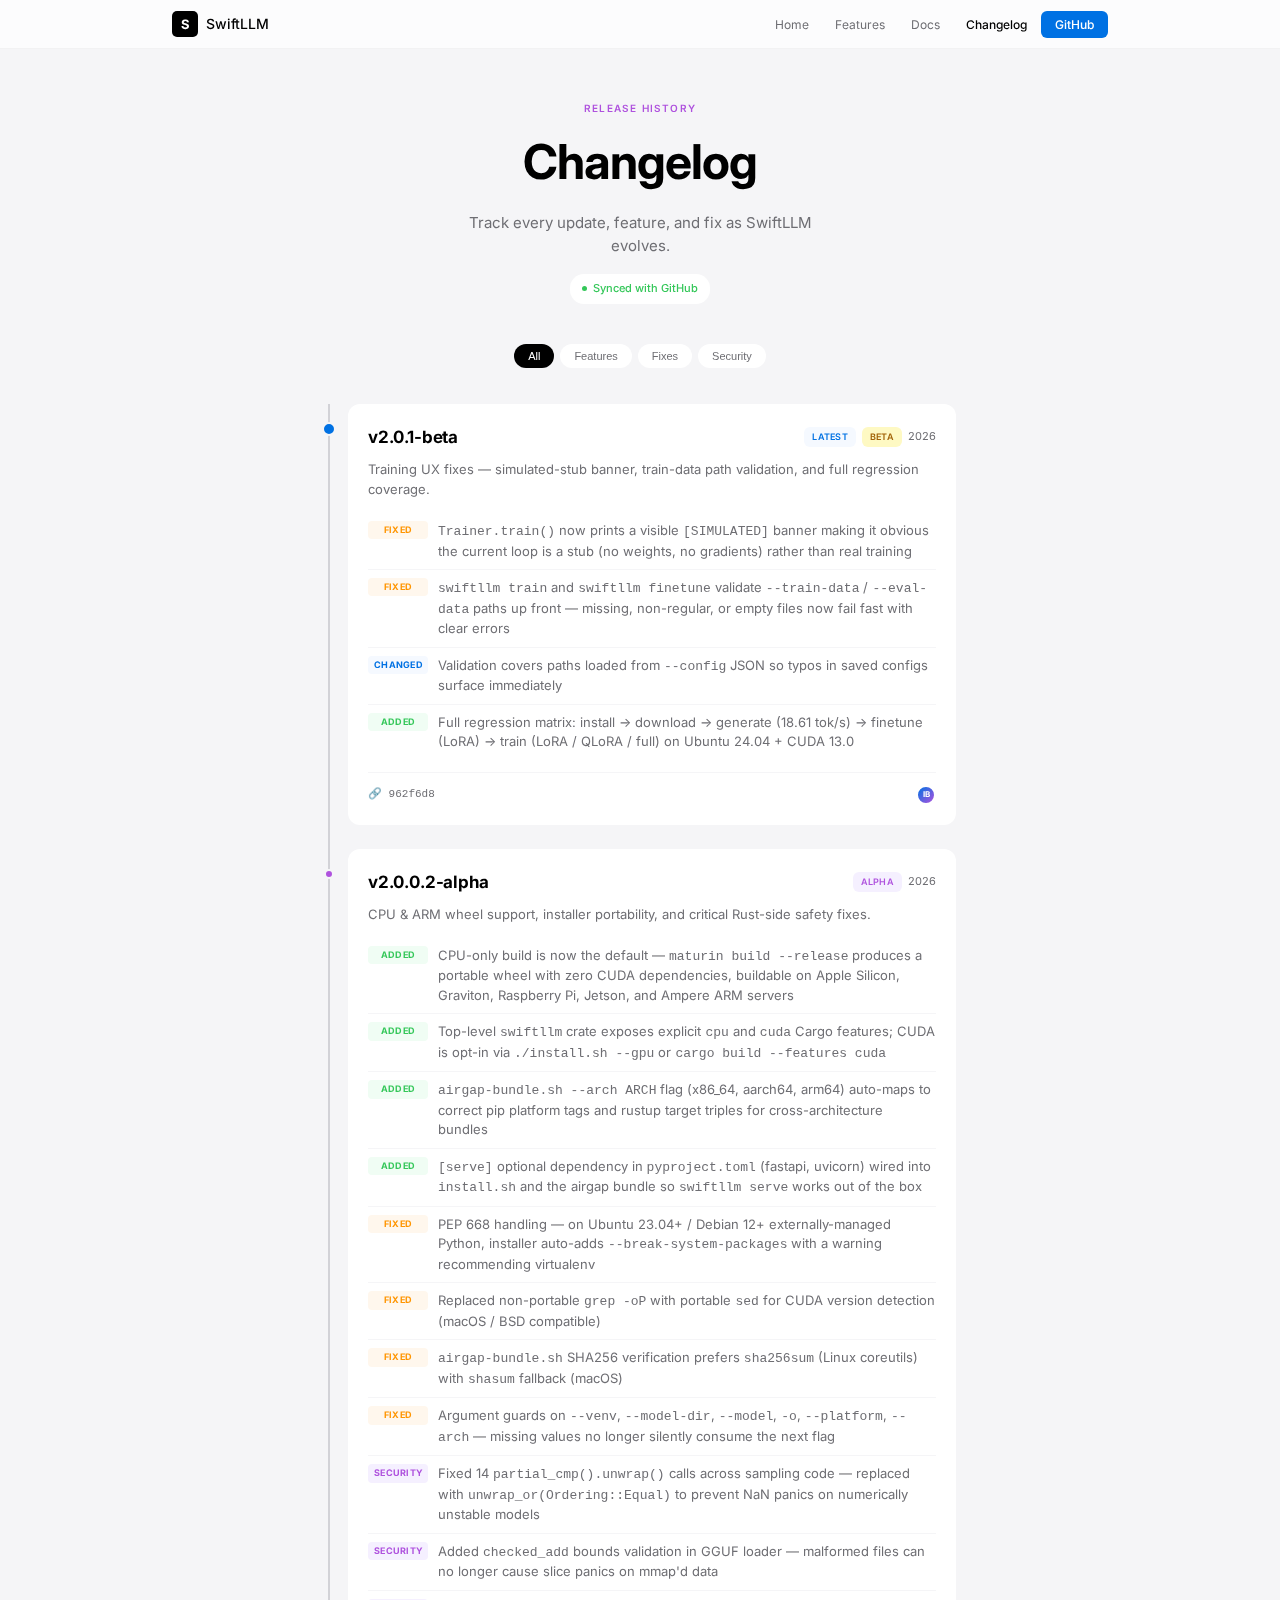
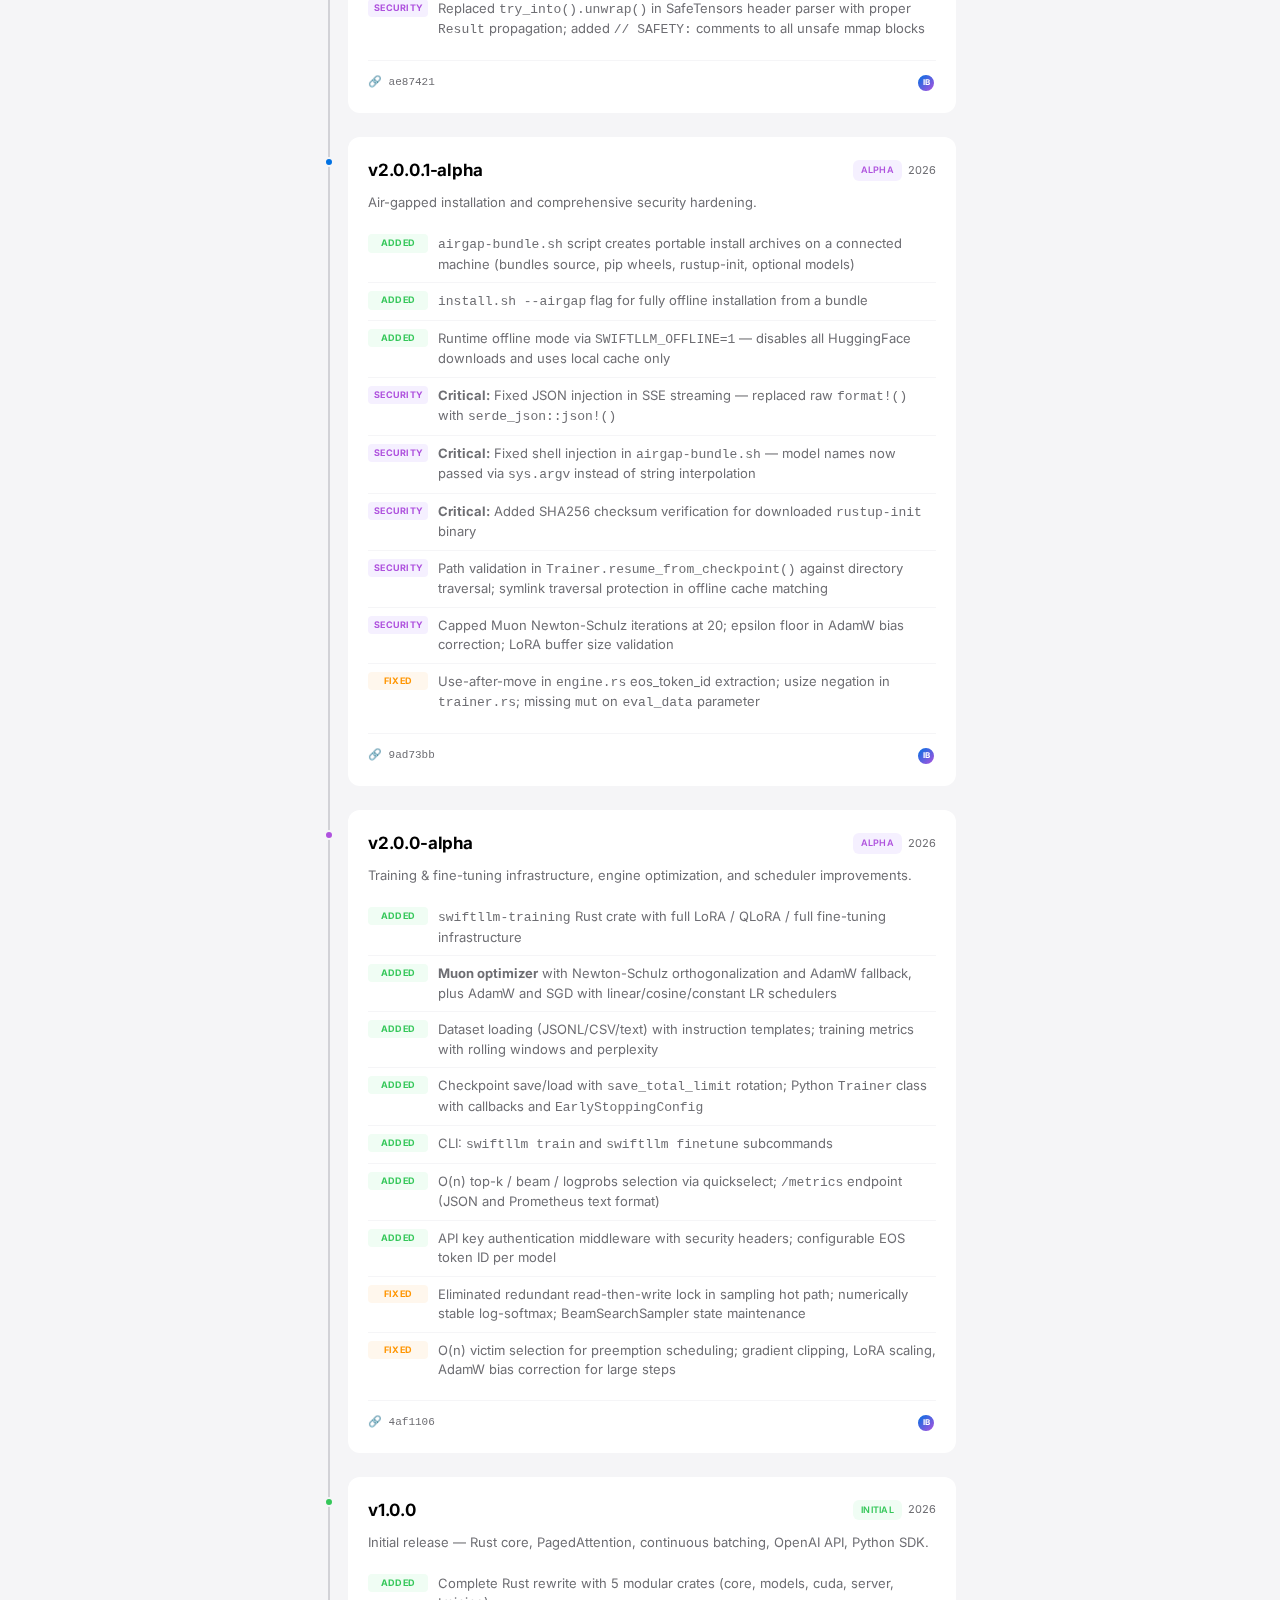
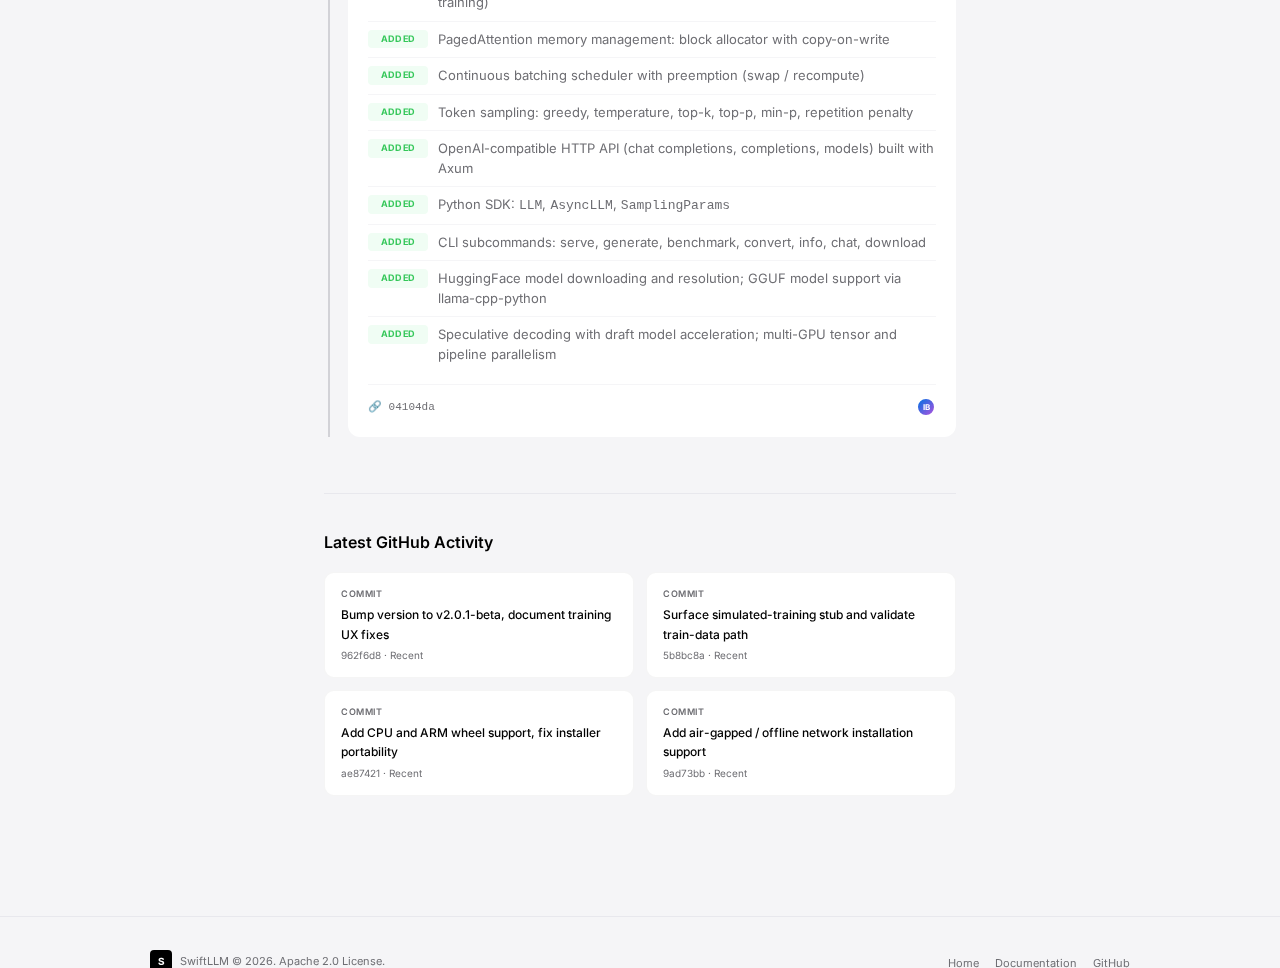
<file: swiftllm/changelog.html>
<!DOCTYPE html>
<html lang="en">
<head>
    <meta charset="UTF-8">
    <meta name="viewport" content="width=device-width, initial-scale=1.0">
    <title>Changelog - SwiftLLM</title>
    <link rel="preconnect" href="https://fonts.googleapis.com">
    <link rel="preconnect" href="https://fonts.gstatic.com" crossorigin>
    <link href="https://fonts.googleapis.com/css2?family=Inter:wght@400;500;600;700&display=swap" rel="stylesheet">
    <style>
        *, *::before, *::after { margin: 0; padding: 0; box-sizing: border-box; }

        :root {
            --black: #000;
            --white: #fff;
            --gray-50: #f5f5f7;
            --gray-100: #e8e8ed;
            --gray-200: #d2d2d7;
            --gray-300: #86868b;
            --gray-400: #6e6e73;
            --blue: #0071e3;
            --blue-light: #f5f9ff;
            --green: #34c759;
            --orange: #ff9500;
            --purple: #af52de;
            --red: #ff3b30;
            --font: 'Inter', -apple-system, BlinkMacSystemFont, sans-serif;
        }

        html { scroll-behavior: smooth; }

        body {
            font-family: var(--font);
            background: var(--gray-50);
            color: var(--black);
            line-height: 1.6;
            -webkit-font-smoothing: antialiased;
        }

        .nav {
            position: fixed;
            top: 0;
            left: 0;
            right: 0;
            z-index: 1000;
            background: rgba(255,255,255,0.72);
            backdrop-filter: saturate(180%) blur(20px);
            -webkit-backdrop-filter: saturate(180%) blur(20px);
            border-bottom: 1px solid rgba(0,0,0,0.04);
        }

        .nav-inner {
            max-width: 980px;
            margin: 0 auto;
            height: 48px;
            padding: 0 22px;
            display: flex;
            align-items: center;
            justify-content: space-between;
        }

        .nav-logo { display: flex; align-items: center; gap: 8px; text-decoration: none; color: var(--black); }

        .nav-logo-icon {
            width: 26px;
            height: 26px;
            background: var(--black);
            border-radius: 5px;
            display: flex;
            align-items: center;
            justify-content: center;
            font-weight: 700;
            font-size: 13px;
            color: white;
        }

        .nav-logo-text { font-size: 14px; font-weight: 500; }

        .nav-links { display: flex; align-items: center; gap: 2px; list-style: none; }

        .nav-links a {
            color: var(--gray-400);
            text-decoration: none;
            padding: 6px 12px;
            font-size: 12px;
            font-weight: 400;
            border-radius: 6px;
            transition: color 0.2s;
        }

        .nav-links a:hover { color: var(--black); }
        .nav-links a.active { color: var(--black); font-weight: 500; }

        .nav-cta { background: var(--blue) !important; color: var(--white) !important; padding: 6px 14px !important; font-weight: 500 !important; }

        .nav-toggle { display: none; background: none; border: none; cursor: pointer; padding: 8px; }
        .nav-toggle span { display: block; width: 16px; height: 1.5px; background: var(--black); margin: 4px 0; border-radius: 1px; }

        .main { max-width: 680px; margin: 0 auto; padding: 100px 24px 60px; }

        .page-header { text-align: center; margin-bottom: 40px; }

        .page-label {
            font-size: 10px;
            font-weight: 600;
            text-transform: uppercase;
            letter-spacing: 0.12em;
            color: var(--purple);
            margin-bottom: 8px;
        }

        .page-header h1 {
            font-size: clamp(36px, 5.5vw, 48px);
            font-weight: 700;
            letter-spacing: -0.02em;
            margin-bottom: 10px;
        }

        .page-header p {
            font-size: 15px;
            color: var(--gray-400);
            max-width: 400px;
            margin: 0 auto 16px;
            line-height: 1.55;
        }

        .live-indicator {
            display: inline-flex;
            align-items: center;
            gap: 6px;
            padding: 6px 12px;
            background: var(--white);
            border-radius: 14px;
            font-size: 11px;
            font-weight: 500;
            color: var(--green);
        }

        .live-dot {
            width: 5px;
            height: 5px;
            background: var(--green);
            border-radius: 50%;
            animation: pulse 2s ease-in-out infinite;
        }

        @keyframes pulse { 0%, 100% { opacity: 1; } 50% { opacity: 0.3; } }

        .filter-bar { display: flex; justify-content: center; gap: 6px; margin-bottom: 36px; }

        .filter-btn {
            padding: 6px 14px;
            border-radius: 14px;
            border: none;
            background: var(--white);
            color: var(--gray-400);
            font-size: 11px;
            font-weight: 500;
            cursor: pointer;
            transition: all 0.2s;
        }

        .filter-btn:hover { background: var(--gray-100); }
        .filter-btn.active { background: var(--black); color: var(--white); }

        .timeline { position: relative; padding-left: 24px; }

        .timeline::before {
            content: '';
            position: absolute;
            left: 4px;
            top: 0;
            bottom: 0;
            width: 1.5px;
            background: var(--gray-200);
        }

        .timeline-entry {
            position: relative;
            margin-bottom: 24px;
            animation: fadeIn 0.4s ease backwards;
        }

        .timeline-entry:nth-child(1) { animation-delay: 0.1s; }
        .timeline-entry:nth-child(2) { animation-delay: 0.15s; }
        .timeline-entry:nth-child(3) { animation-delay: 0.2s; }
        .timeline-entry:nth-child(4) { animation-delay: 0.25s; }
        .timeline-entry:nth-child(5) { animation-delay: 0.3s; }

        @keyframes fadeIn {
            from { opacity: 0; transform: translateX(-8px); }
            to { opacity: 1; transform: translateX(0); }
        }

        .timeline-dot {
            position: absolute;
            left: -24px;
            top: 20px;
            width: 10px;
            height: 10px;
            border-radius: 50%;
            background: var(--gray-100);
            border: 2px solid var(--gray-50);
        }

        .timeline-dot.blue { background: var(--blue); }
        .timeline-dot.purple { background: var(--purple); }
        .timeline-dot.green { background: var(--green); }

        .timeline-entry.latest .timeline-dot {
            width: 14px;
            height: 14px;
            left: -26px;
            top: 18px;
        }

        .timeline-card {
            background: var(--white);
            border-radius: 12px;
            padding: 20px;
            transition: box-shadow 0.25s;
        }

        .timeline-card:hover { box-shadow: 0 4px 20px rgba(0,0,0,0.04); }

        .entry-header {
            display: flex;
            align-items: center;
            justify-content: space-between;
            margin-bottom: 8px;
            flex-wrap: wrap;
            gap: 8px;
        }

        .entry-version { font-size: 17px; font-weight: 700; letter-spacing: -0.01em; }

        .entry-meta { display: flex; align-items: center; gap: 6px; }

        .entry-tag {
            padding: 3px 8px;
            border-radius: 6px;
            font-size: 9px;
            font-weight: 600;
            text-transform: uppercase;
            letter-spacing: 0.03em;
        }

        .tag-latest { background: var(--blue-light); color: var(--blue); }
        .tag-alpha { background: #f5f0ff; color: var(--purple); }
        .tag-stable { background: #f0fdf4; color: var(--green); }

        .entry-date { font-size: 11px; color: var(--gray-400); }

        .entry-summary { font-size: 13px; color: var(--gray-400); line-height: 1.55; margin-bottom: 14px; }

        .change-list { list-style: none; }

        .change-item {
            display: flex;
            align-items: flex-start;
            gap: 10px;
            padding: 8px 0;
            font-size: 13px;
            border-bottom: 1px solid var(--gray-50);
        }

        .change-item:last-child { border-bottom: none; }

        .change-badge {
            min-width: 60px;
            padding: 2px 6px;
            border-radius: 4px;
            font-size: 9px;
            font-weight: 700;
            text-transform: uppercase;
            letter-spacing: 0.03em;
            text-align: center;
        }

        .badge-added { background: #f0fdf4; color: var(--green); }
        .badge-changed { background: var(--blue-light); color: var(--blue); }
        .badge-fixed { background: #fff7ed; color: var(--orange); }
        .badge-security { background: #f5f0ff; color: var(--purple); }

        .change-item span:last-child { color: var(--gray-400); line-height: 1.5; }

        .entry-footer {
            display: flex;
            align-items: center;
            justify-content: space-between;
            margin-top: 12px;
            padding-top: 12px;
            border-top: 1px solid var(--gray-50);
        }

        .commit-link {
            display: inline-flex;
            align-items: center;
            gap: 4px;
            font-size: 11px;
            font-family: 'SF Mono', monospace;
            color: var(--gray-400);
            text-decoration: none;
            transition: color 0.2s;
        }

        .commit-link:hover { color: var(--blue); }

        .contributors { display: flex; }

        .contributor-avatar {
            width: 20px;
            height: 20px;
            border-radius: 50%;
            background: linear-gradient(135deg, var(--blue), var(--purple));
            display: flex;
            align-items: center;
            justify-content: center;
            font-size: 8px;
            font-weight: 700;
            color: white;
            margin-left: -4px;
            border: 2px solid var(--white);
        }

        .contributor-avatar:first-child { margin-left: 0; }

        .activity-section {
            margin-top: 56px;
            padding-top: 36px;
            border-top: 1px solid var(--gray-100);
        }

        .activity-title { font-size: 16px; font-weight: 600; margin-bottom: 16px; }

        .activity-grid { display: grid; grid-template-columns: repeat(2, 1fr); gap: 12px; }

        .activity-card {
            padding: 14px 16px;
            background: var(--white);
            border-radius: 10px;
            border: 1px solid rgba(0,0,0,0.04);
            transition: all 0.2s;
        }

        .activity-card:hover { border-color: var(--blue); }

        .activity-type {
            font-size: 9px;
            font-weight: 600;
            text-transform: uppercase;
            letter-spacing: 0.06em;
            color: var(--gray-400);
            margin-bottom: 4px;
        }

        .activity-title-text { font-size: 12px; font-weight: 500; margin-bottom: 3px; }

        .activity-title-text a { color: var(--black); text-decoration: none; }
        .activity-title-text a:hover { color: var(--blue); }

        .activity-meta { font-size: 10px; color: var(--gray-400); }

        .activity-loading { text-align: center; padding: 32px; color: var(--gray-400); font-size: 12px; grid-column: span 2; }

        .footer {
            border-top: 1px solid var(--gray-100);
            padding: 32px 24px;
            margin-top: 60px;
        }

        .footer-inner {
            max-width: 980px;
            margin: 0 auto;
            display: flex;
            justify-content: space-between;
            align-items: center;
        }

        .footer-left { display: flex; align-items: center; gap: 8px; }

        .footer-logo {
            width: 22px;
            height: 22px;
            background: var(--black);
            border-radius: 4px;
            display: flex;
            align-items: center;
            justify-content: center;
            font-size: 10px;
            font-weight: 700;
            color: white;
        }

        .footer-copy { font-size: 11px; color: var(--gray-400); }

        .footer-links { display: flex; gap: 16px; list-style: none; }

        .footer-links a { color: var(--gray-400); text-decoration: none; font-size: 11px; transition: color 0.2s; }
        .footer-links a:hover { color: var(--black); }

        @media (max-width: 734px) {
            .nav-links { display: none; }
            .nav-toggle { display: block; }
            .nav-links.open {
                display: flex;
                flex-direction: column;
                position: absolute;
                top: 100%;
                left: 0;
                right: 0;
                background: var(--white);
                border-bottom: 1px solid var(--gray-100);
                padding: 10px 20px;
            }

            .timeline { padding-left: 20px; }
            .timeline::before { left: 2px; }
            .timeline-dot { left: -20px; }
            .timeline-entry.latest .timeline-dot { left: -22px; }

            .activity-grid { grid-template-columns: 1fr; }
            .activity-loading { grid-column: span 1; }

            .footer-inner { flex-direction: column; gap: 16px; text-align: center; }

            .filter-bar { gap: 4px; flex-wrap: wrap; }
            .filter-btn { padding: 5px 12px; font-size: 10px; }
        }
    </style>
</head>
<body>
    <nav class="nav">
        <div class="nav-inner">
            <a href="index.html" class="nav-logo">
                <div class="nav-logo-icon">S</div>
                <span class="nav-logo-text">SwiftLLM</span>
            </a>
            <ul class="nav-links" id="navLinks">
                <li><a href="index.html">Home</a></li>
                <li><a href="index.html#features">Features</a></li>
                <li><a href="docs.html">Docs</a></li>
                <li><a href="changelog.html" class="active">Changelog</a></li>
                <li><a href="https://github.com/infrabrew/swiftllm" target="_blank" class="nav-cta">GitHub</a></li>
            </ul>
            <button class="nav-toggle" id="navToggle"><span></span><span></span><span></span></button>
        </div>
    </nav>

    <div class="main">
        <div class="page-header">
            <div class="page-label">Release History</div>
            <h1>Changelog</h1>
            <p>Track every update, feature, and fix as SwiftLLM evolves.</p>
            <div class="live-indicator">
                <div class="live-dot"></div>
                Synced with GitHub
            </div>
        </div>

        <div class="filter-bar">
            <button class="filter-btn active" data-filter="all">All</button>
            <button class="filter-btn" data-filter="feature">Features</button>
            <button class="filter-btn" data-filter="fix">Fixes</button>
            <button class="filter-btn" data-filter="security">Security</button>
        </div>

        <div class="timeline" id="timeline">
            <div class="timeline-entry latest" data-categories="fix">
                <div class="timeline-dot blue"></div>
                <div class="timeline-card">
                    <div class="entry-header">
                        <div class="entry-version">v2.0.1-beta</div>
                        <div class="entry-meta">
                            <span class="entry-tag tag-latest">Latest</span>
                            <span class="entry-tag" style="background: #fef9c3; color: #a16207;">Beta</span>
                            <span class="entry-date">2026</span>
                        </div>
                    </div>
                    <p class="entry-summary">Training UX fixes &mdash; simulated-stub banner, train-data path validation, and full regression coverage.</p>
                    <ul class="change-list">
                        <li class="change-item" data-type="fix"><span class="change-badge badge-fixed">Fixed</span><span><code>Trainer.train()</code> now prints a visible <code>[SIMULATED]</code> banner making it obvious the current loop is a stub (no weights, no gradients) rather than real training</span></li>
                        <li class="change-item" data-type="fix"><span class="change-badge badge-fixed">Fixed</span><span><code>swiftllm train</code> and <code>swiftllm finetune</code> validate <code>--train-data</code> / <code>--eval-data</code> paths up front &mdash; missing, non-regular, or empty files now fail fast with clear errors</span></li>
                        <li class="change-item" data-type="fix"><span class="change-badge badge-changed">Changed</span><span>Validation covers paths loaded from <code>--config</code> JSON so typos in saved configs surface immediately</span></li>
                        <li class="change-item" data-type="feature"><span class="change-badge badge-added">Added</span><span>Full regression matrix: install &rarr; download &rarr; generate (18.61 tok/s) &rarr; finetune (LoRA) &rarr; train (LoRA / QLoRA / full) on Ubuntu 24.04 + CUDA 13.0</span></li>
                    </ul>
                    <div class="entry-footer">
                        <a href="https://github.com/infrabrew/swiftllm/commit/962f6d8" target="_blank" class="commit-link">&#128279; 962f6d8</a>
                        <div class="contributors"><div class="contributor-avatar">IB</div></div>
                    </div>
                </div>
            </div>

            <div class="timeline-entry" data-categories="feature,fix,security">
                <div class="timeline-dot purple"></div>
                <div class="timeline-card">
                    <div class="entry-header">
                        <div class="entry-version">v2.0.0.2-alpha</div>
                        <div class="entry-meta"><span class="entry-tag tag-alpha">Alpha</span><span class="entry-date">2026</span></div>
                    </div>
                    <p class="entry-summary">CPU &amp; ARM wheel support, installer portability, and critical Rust-side safety fixes.</p>
                    <ul class="change-list">
                        <li class="change-item" data-type="feature"><span class="change-badge badge-added">Added</span><span>CPU-only build is now the default &mdash; <code>maturin build --release</code> produces a portable wheel with zero CUDA dependencies, buildable on Apple Silicon, Graviton, Raspberry Pi, Jetson, and Ampere ARM servers</span></li>
                        <li class="change-item" data-type="feature"><span class="change-badge badge-added">Added</span><span>Top-level <code>swiftllm</code> crate exposes explicit <code>cpu</code> and <code>cuda</code> Cargo features; CUDA is opt-in via <code>./install.sh --gpu</code> or <code>cargo build --features cuda</code></span></li>
                        <li class="change-item" data-type="feature"><span class="change-badge badge-added">Added</span><span><code>airgap-bundle.sh --arch ARCH</code> flag (x86_64, aarch64, arm64) auto-maps to correct pip platform tags and rustup target triples for cross-architecture bundles</span></li>
                        <li class="change-item" data-type="feature"><span class="change-badge badge-added">Added</span><span><code>[serve]</code> optional dependency in <code>pyproject.toml</code> (fastapi, uvicorn) wired into <code>install.sh</code> and the airgap bundle so <code>swiftllm serve</code> works out of the box</span></li>
                        <li class="change-item" data-type="fix"><span class="change-badge badge-fixed">Fixed</span><span>PEP 668 handling &mdash; on Ubuntu 23.04+ / Debian 12+ externally-managed Python, installer auto-adds <code>--break-system-packages</code> with a warning recommending virtualenv</span></li>
                        <li class="change-item" data-type="fix"><span class="change-badge badge-fixed">Fixed</span><span>Replaced non-portable <code>grep -oP</code> with portable <code>sed</code> for CUDA version detection (macOS / BSD compatible)</span></li>
                        <li class="change-item" data-type="fix"><span class="change-badge badge-fixed">Fixed</span><span><code>airgap-bundle.sh</code> SHA256 verification prefers <code>sha256sum</code> (Linux coreutils) with <code>shasum</code> fallback (macOS)</span></li>
                        <li class="change-item" data-type="fix"><span class="change-badge badge-fixed">Fixed</span><span>Argument guards on <code>--venv</code>, <code>--model-dir</code>, <code>--model</code>, <code>-o</code>, <code>--platform</code>, <code>--arch</code> &mdash; missing values no longer silently consume the next flag</span></li>
                        <li class="change-item" data-type="security"><span class="change-badge badge-security">Security</span><span>Fixed 14 <code>partial_cmp().unwrap()</code> calls across sampling code &mdash; replaced with <code>unwrap_or(Ordering::Equal)</code> to prevent NaN panics on numerically unstable models</span></li>
                        <li class="change-item" data-type="security"><span class="change-badge badge-security">Security</span><span>Added <code>checked_add</code> bounds validation in GGUF loader &mdash; malformed files can no longer cause slice panics on mmap'd data</span></li>
                        <li class="change-item" data-type="security"><span class="change-badge badge-security">Security</span><span>Replaced <code>try_into().unwrap()</code> in SafeTensors header parser with proper <code>Result</code> propagation; added <code>// SAFETY:</code> comments to all unsafe mmap blocks</span></li>
                    </ul>
                    <div class="entry-footer">
                        <a href="https://github.com/infrabrew/swiftllm/commit/ae87421" target="_blank" class="commit-link">&#128279; ae87421</a>
                        <div class="contributors"><div class="contributor-avatar">IB</div></div>
                    </div>
                </div>
            </div>

            <div class="timeline-entry" data-categories="feature,security">
                <div class="timeline-dot blue"></div>
                <div class="timeline-card">
                    <div class="entry-header">
                        <div class="entry-version">v2.0.0.1-alpha</div>
                        <div class="entry-meta"><span class="entry-tag tag-alpha">Alpha</span><span class="entry-date">2026</span></div>
                    </div>
                    <p class="entry-summary">Air-gapped installation and comprehensive security hardening.</p>
                    <ul class="change-list">
                        <li class="change-item" data-type="feature"><span class="change-badge badge-added">Added</span><span><code>airgap-bundle.sh</code> script creates portable install archives on a connected machine (bundles source, pip wheels, rustup-init, optional models)</span></li>
                        <li class="change-item" data-type="feature"><span class="change-badge badge-added">Added</span><span><code>install.sh --airgap</code> flag for fully offline installation from a bundle</span></li>
                        <li class="change-item" data-type="feature"><span class="change-badge badge-added">Added</span><span>Runtime offline mode via <code>SWIFTLLM_OFFLINE=1</code> &mdash; disables all HuggingFace downloads and uses local cache only</span></li>
                        <li class="change-item" data-type="security"><span class="change-badge badge-security">Security</span><span><strong>Critical:</strong> Fixed JSON injection in SSE streaming &mdash; replaced raw <code>format!()</code> with <code>serde_json::json!()</code></span></li>
                        <li class="change-item" data-type="security"><span class="change-badge badge-security">Security</span><span><strong>Critical:</strong> Fixed shell injection in <code>airgap-bundle.sh</code> &mdash; model names now passed via <code>sys.argv</code> instead of string interpolation</span></li>
                        <li class="change-item" data-type="security"><span class="change-badge badge-security">Security</span><span><strong>Critical:</strong> Added SHA256 checksum verification for downloaded <code>rustup-init</code> binary</span></li>
                        <li class="change-item" data-type="security"><span class="change-badge badge-security">Security</span><span>Path validation in <code>Trainer.resume_from_checkpoint()</code> against directory traversal; symlink traversal protection in offline cache matching</span></li>
                        <li class="change-item" data-type="security"><span class="change-badge badge-security">Security</span><span>Capped Muon Newton-Schulz iterations at 20; epsilon floor in AdamW bias correction; LoRA buffer size validation</span></li>
                        <li class="change-item" data-type="fix"><span class="change-badge badge-fixed">Fixed</span><span>Use-after-move in <code>engine.rs</code> eos_token_id extraction; usize negation in <code>trainer.rs</code>; missing <code>mut</code> on <code>eval_data</code> parameter</span></li>
                    </ul>
                    <div class="entry-footer">
                        <a href="https://github.com/infrabrew/swiftllm/commit/9ad73bb" target="_blank" class="commit-link">&#128279; 9ad73bb</a>
                        <div class="contributors"><div class="contributor-avatar">IB</div></div>
                    </div>
                </div>
            </div>

            <div class="timeline-entry" data-categories="feature">
                <div class="timeline-dot purple"></div>
                <div class="timeline-card">
                    <div class="entry-header">
                        <div class="entry-version">v2.0.0-alpha</div>
                        <div class="entry-meta"><span class="entry-tag tag-alpha">Alpha</span><span class="entry-date">2026</span></div>
                    </div>
                    <p class="entry-summary">Training &amp; fine-tuning infrastructure, engine optimization, and scheduler improvements.</p>
                    <ul class="change-list">
                        <li class="change-item" data-type="feature"><span class="change-badge badge-added">Added</span><span><code>swiftllm-training</code> Rust crate with full LoRA / QLoRA / full fine-tuning infrastructure</span></li>
                        <li class="change-item" data-type="feature"><span class="change-badge badge-added">Added</span><span><strong>Muon optimizer</strong> with Newton-Schulz orthogonalization and AdamW fallback, plus AdamW and SGD with linear/cosine/constant LR schedulers</span></li>
                        <li class="change-item" data-type="feature"><span class="change-badge badge-added">Added</span><span>Dataset loading (JSONL/CSV/text) with instruction templates; training metrics with rolling windows and perplexity</span></li>
                        <li class="change-item" data-type="feature"><span class="change-badge badge-added">Added</span><span>Checkpoint save/load with <code>save_total_limit</code> rotation; Python <code>Trainer</code> class with callbacks and <code>EarlyStoppingConfig</code></span></li>
                        <li class="change-item" data-type="feature"><span class="change-badge badge-added">Added</span><span>CLI: <code>swiftllm train</code> and <code>swiftllm finetune</code> subcommands</span></li>
                        <li class="change-item" data-type="feature"><span class="change-badge badge-added">Added</span><span>O(n) top-k / beam / logprobs selection via quickselect; <code>/metrics</code> endpoint (JSON and Prometheus text format)</span></li>
                        <li class="change-item" data-type="feature"><span class="change-badge badge-added">Added</span><span>API key authentication middleware with security headers; configurable EOS token ID per model</span></li>
                        <li class="change-item" data-type="fix"><span class="change-badge badge-fixed">Fixed</span><span>Eliminated redundant read-then-write lock in sampling hot path; numerically stable log-softmax; BeamSearchSampler state maintenance</span></li>
                        <li class="change-item" data-type="fix"><span class="change-badge badge-fixed">Fixed</span><span>O(n) victim selection for preemption scheduling; gradient clipping, LoRA scaling, AdamW bias correction for large steps</span></li>
                    </ul>
                    <div class="entry-footer">
                        <a href="https://github.com/infrabrew/swiftllm/commit/4af1106" target="_blank" class="commit-link">&#128279; 4af1106</a>
                        <div class="contributors"><div class="contributor-avatar">IB</div></div>
                    </div>
                </div>
            </div>

            <div class="timeline-entry" data-categories="feature">
                <div class="timeline-dot green"></div>
                <div class="timeline-card">
                    <div class="entry-header">
                        <div class="entry-version">v1.0.0</div>
                        <div class="entry-meta"><span class="entry-tag tag-stable">Initial</span><span class="entry-date">2026</span></div>
                    </div>
                    <p class="entry-summary">Initial release &mdash; Rust core, PagedAttention, continuous batching, OpenAI API, Python SDK.</p>
                    <ul class="change-list">
                        <li class="change-item" data-type="feature"><span class="change-badge badge-added">Added</span><span>Complete Rust rewrite with 5 modular crates (core, models, cuda, server, training)</span></li>
                        <li class="change-item" data-type="feature"><span class="change-badge badge-added">Added</span><span>PagedAttention memory management: block allocator with copy-on-write</span></li>
                        <li class="change-item" data-type="feature"><span class="change-badge badge-added">Added</span><span>Continuous batching scheduler with preemption (swap / recompute)</span></li>
                        <li class="change-item" data-type="feature"><span class="change-badge badge-added">Added</span><span>Token sampling: greedy, temperature, top-k, top-p, min-p, repetition penalty</span></li>
                        <li class="change-item" data-type="feature"><span class="change-badge badge-added">Added</span><span>OpenAI-compatible HTTP API (chat completions, completions, models) built with Axum</span></li>
                        <li class="change-item" data-type="feature"><span class="change-badge badge-added">Added</span><span>Python SDK: <code>LLM</code>, <code>AsyncLLM</code>, <code>SamplingParams</code></span></li>
                        <li class="change-item" data-type="feature"><span class="change-badge badge-added">Added</span><span>CLI subcommands: serve, generate, benchmark, convert, info, chat, download</span></li>
                        <li class="change-item" data-type="feature"><span class="change-badge badge-added">Added</span><span>HuggingFace model downloading and resolution; GGUF model support via llama-cpp-python</span></li>
                        <li class="change-item" data-type="feature"><span class="change-badge badge-added">Added</span><span>Speculative decoding with draft model acceleration; multi-GPU tensor and pipeline parallelism</span></li>
                    </ul>
                    <div class="entry-footer">
                        <a href="https://github.com/infrabrew/swiftllm/commit/04104da" target="_blank" class="commit-link">&#128279; 04104da</a>
                        <div class="contributors"><div class="contributor-avatar">IB</div></div>
                    </div>
                </div>
            </div>
        </div>

        <div class="activity-section">
            <div class="activity-title">Latest GitHub Activity</div>
            <div class="activity-grid" id="activityGrid">
                <div class="activity-loading">Fetching from GitHub...</div>
            </div>
        </div>
    </div>

    <footer class="footer">
        <div class="footer-inner">
            <div class="footer-left">
                <div class="footer-logo">S</div>
                <span class="footer-copy">SwiftLLM &copy; 2026. Apache 2.0 License.</span>
            </div>
            <ul class="footer-links">
                <li><a href="index.html">Home</a></li>
                <li><a href="docs.html">Documentation</a></li>
                <li><a href="https://github.com/infrabrew/swiftllm" target="_blank">GitHub</a></li>
            </ul>
        </div>
    </footer>

    <script>
        document.getElementById('navToggle').addEventListener('click', () => {
            document.getElementById('navLinks').classList.toggle('open');
        });

        const filterBtns = document.querySelectorAll('.filter-btn');
        const entries = document.querySelectorAll('.timeline-entry');

        filterBtns.forEach(btn => {
            btn.addEventListener('click', () => {
                filterBtns.forEach(b => b.classList.remove('active'));
                btn.classList.add('active');
                const filter = btn.dataset.filter;

                entries.forEach(entry => {
                    if (filter === 'all') { entry.style.display = ''; return; }
                    const items = entry.querySelectorAll('.change-item');
                    let hasMatch = false;
                    items.forEach(item => {
                        const type = item.dataset.type || '';
                        if ((filter === 'feature' && (type === 'feature' || type === 'fix')) || (filter === 'fix' && type === 'fix') || (filter === 'security' && type === 'security')) {
                            item.style.display = '';
                            hasMatch = true;
                        } else if (filter !== 'all') { item.style.display = 'none'; }
                    });
                    entry.style.display = hasMatch ? '' : 'none';
                });
            });
        });

        async function fetchGitHubActivity() {
            const grid = document.getElementById('activityGrid');
            try {
                const res = await fetch('https://api.github.com/repos/infrabrew/swiftllm/commits?per_page=4');
                if (!res.ok) throw new Error('Rate limited');
                const commits = await res.json();
                grid.innerHTML = '';
                commits.forEach(commit => {
                    const date = new Date(commit.commit.author.date);
                    const timeAgo = getTimeAgo(date);
                    const message = commit.commit.message.split('\n')[0];
                    const sha = commit.sha.substring(0, 7);
                    const card = document.createElement('div');
                    card.className = 'activity-card';
                    card.innerHTML = `<div class="activity-type">Commit</div><div class="activity-title-text"><a href="${commit.html_url}" target="_blank">${escapeHtml(message)}</a></div><div class="activity-meta">${sha} · ${timeAgo}</div>`;
                    grid.appendChild(card);
                });
            } catch (err) {
                grid.innerHTML = `<div class="activity-card"><div class="activity-type">Commit</div><div class="activity-title-text"><a href="https://github.com/infrabrew/swiftllm/commit/962f6d8" target="_blank">Bump version to v2.0.1-beta, document training UX fixes</a></div><div class="activity-meta">962f6d8 · Recent</div></div><div class="activity-card"><div class="activity-type">Commit</div><div class="activity-title-text"><a href="https://github.com/infrabrew/swiftllm/commit/5b8bc8a" target="_blank">Surface simulated-training stub and validate train-data path</a></div><div class="activity-meta">5b8bc8a · Recent</div></div><div class="activity-card"><div class="activity-type">Commit</div><div class="activity-title-text"><a href="https://github.com/infrabrew/swiftllm/commit/ae87421" target="_blank">Add CPU and ARM wheel support, fix installer portability</a></div><div class="activity-meta">ae87421 · Recent</div></div><div class="activity-card"><div class="activity-type">Commit</div><div class="activity-title-text"><a href="https://github.com/infrabrew/swiftllm/commit/9ad73bb" target="_blank">Add air-gapped / offline network installation support</a></div><div class="activity-meta">9ad73bb · Recent</div></div>`;
            }
        }

        function getTimeAgo(date) {
            const seconds = Math.floor((new Date() - date) / 1000);
            const intervals = [{ label: 'year', seconds: 31536000 }, { label: 'month', seconds: 2592000 }, { label: 'week', seconds: 604800 }, { label: 'day', seconds: 86400 }, { label: 'hour', seconds: 3600 }, { label: 'minute', seconds: 60 }];
            for (const interval of intervals) {
                const count = Math.floor(seconds / interval.seconds);
                if (count >= 1) return `${count} ${interval.label}${count > 1 ? 's' : ''} ago`;
            }
            return 'just now';
        }

        function escapeHtml(text) {
            const div = document.createElement('div');
            div.textContent = text;
            return div.innerHTML;
        }

        fetchGitHubActivity();
    </script>
</body>
</html>
</file>
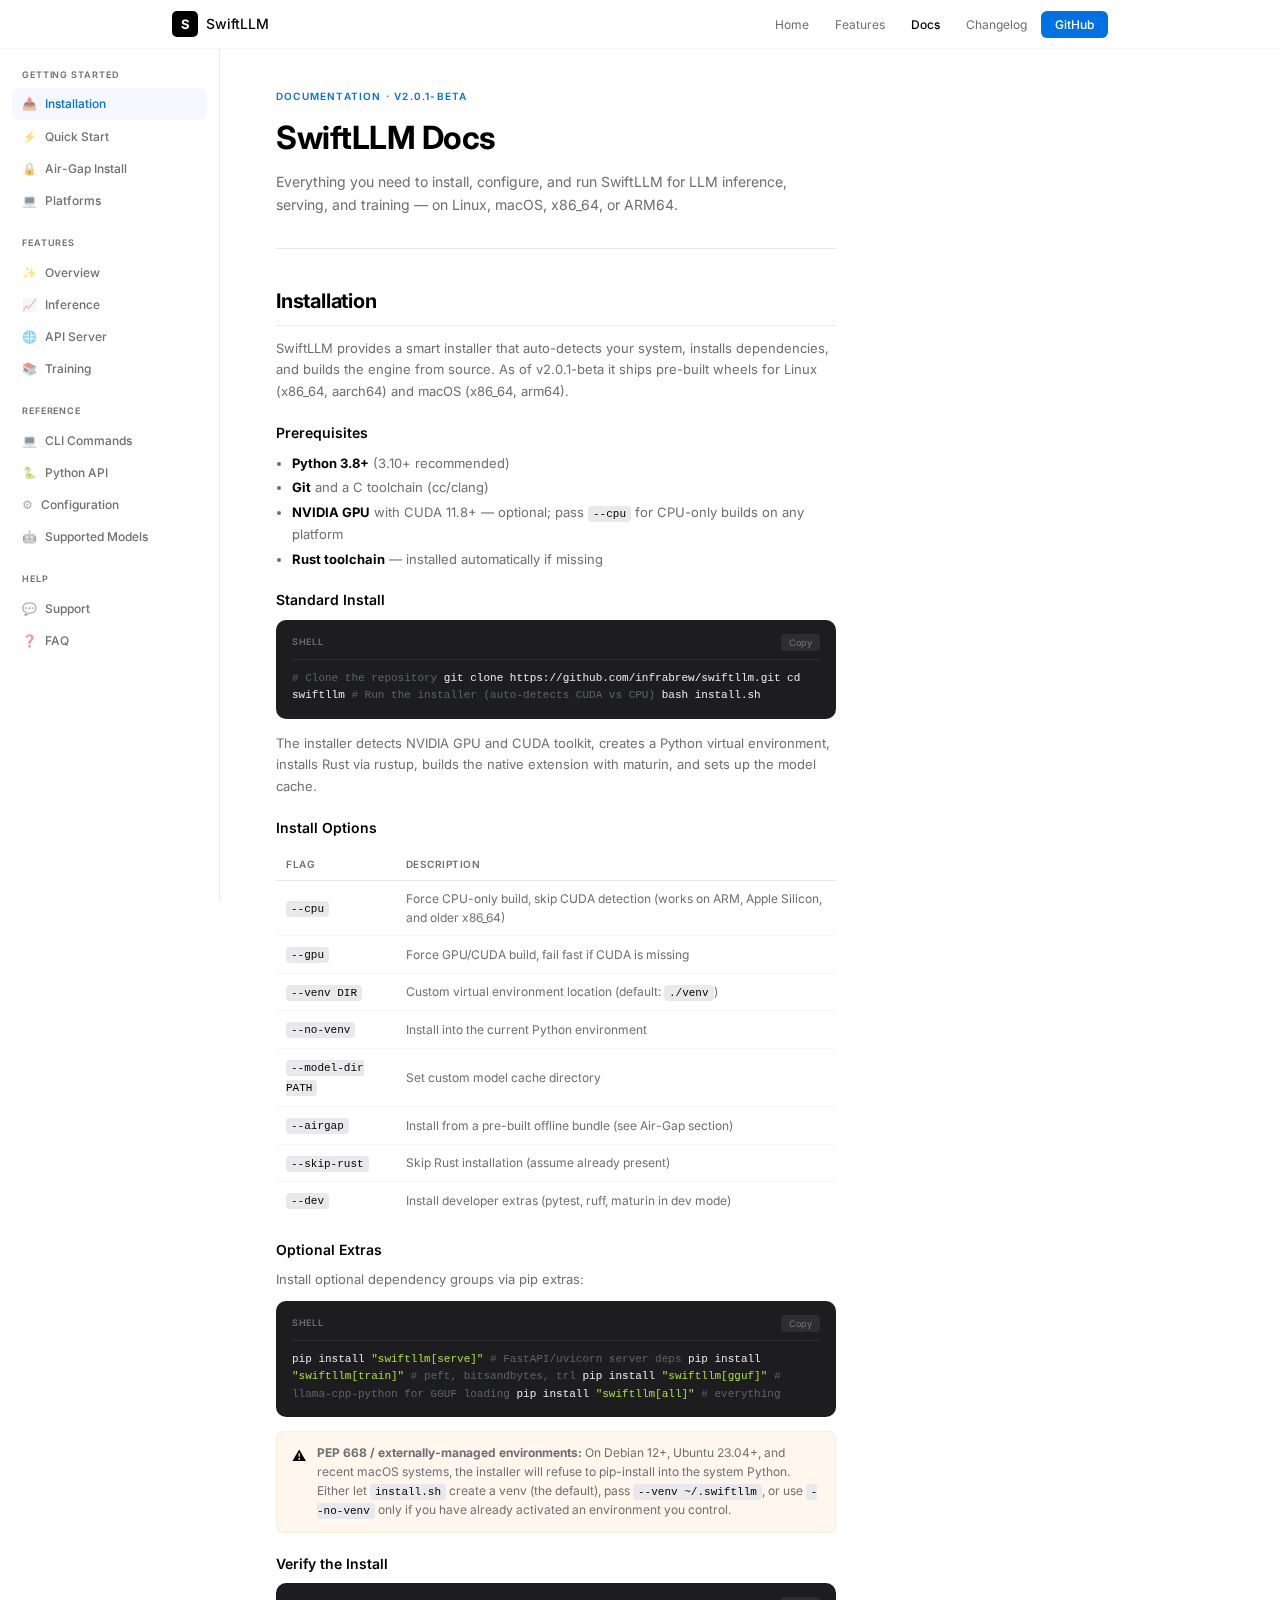
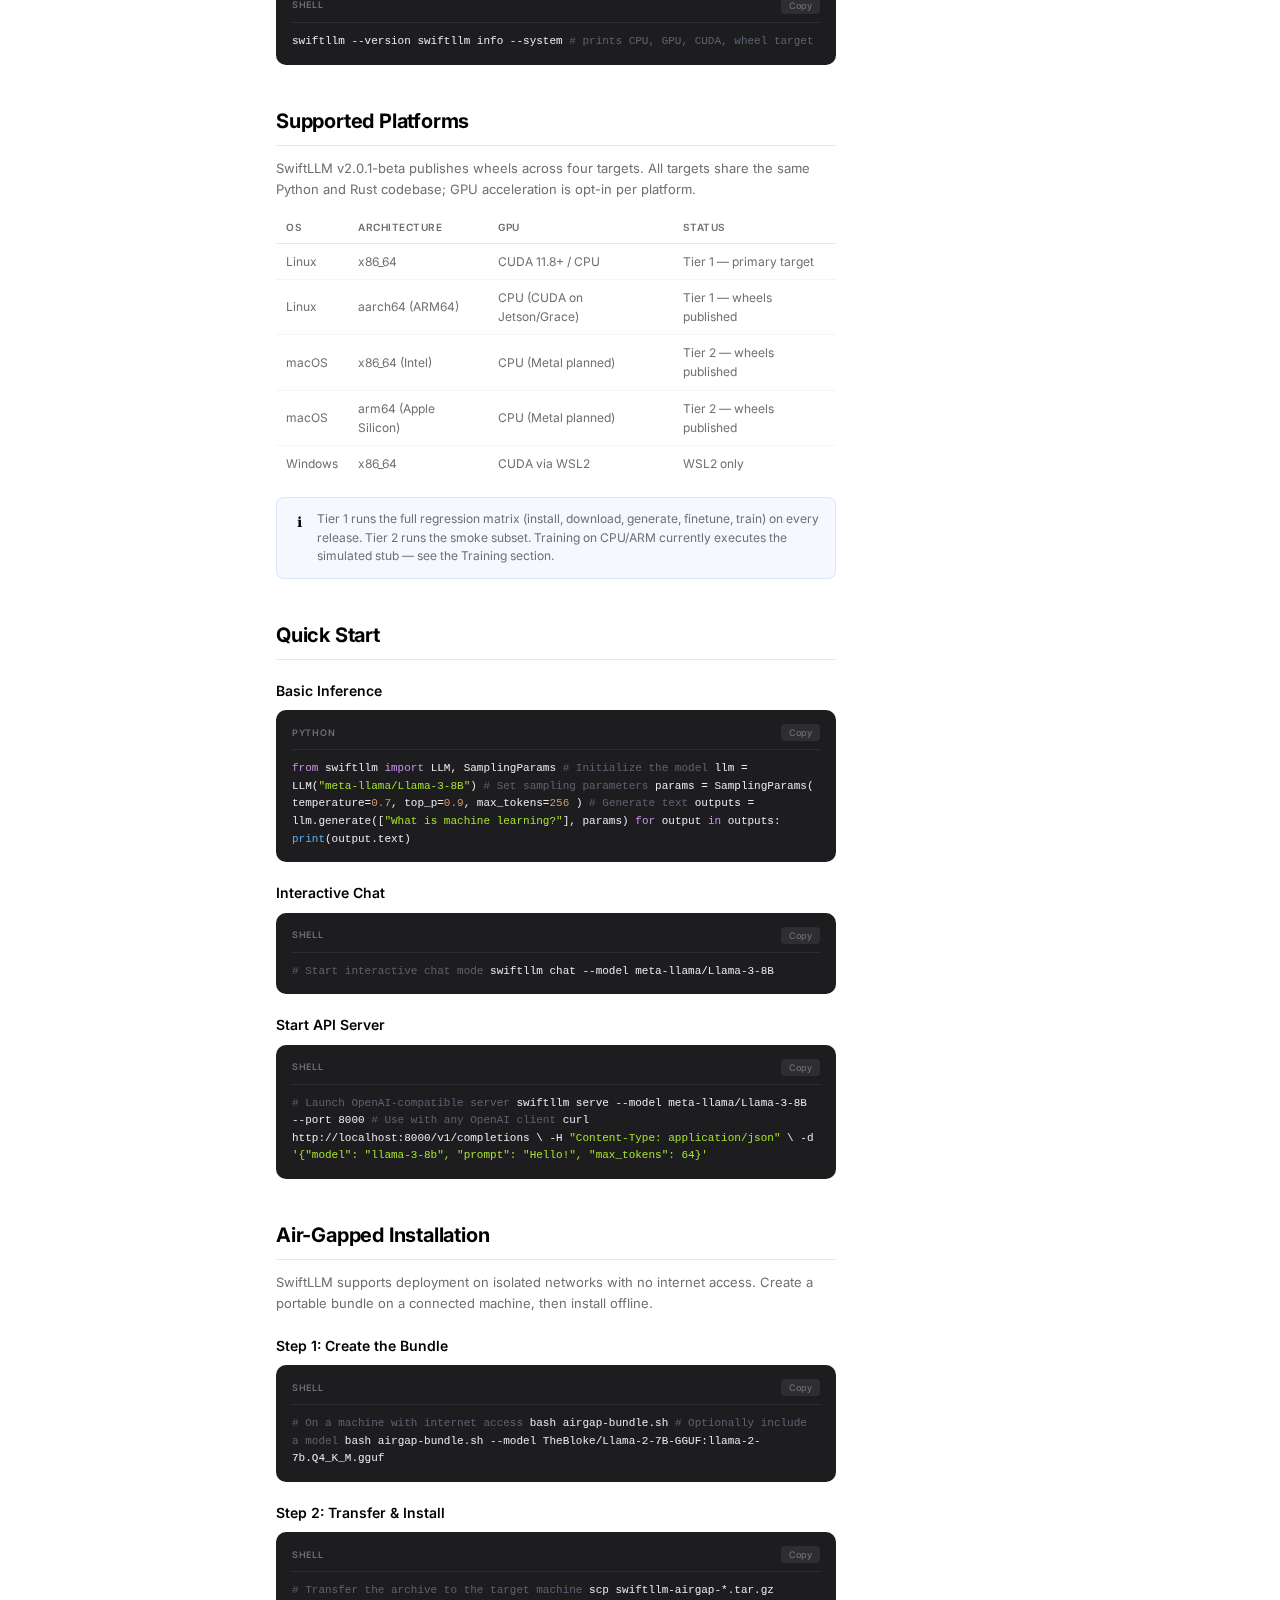
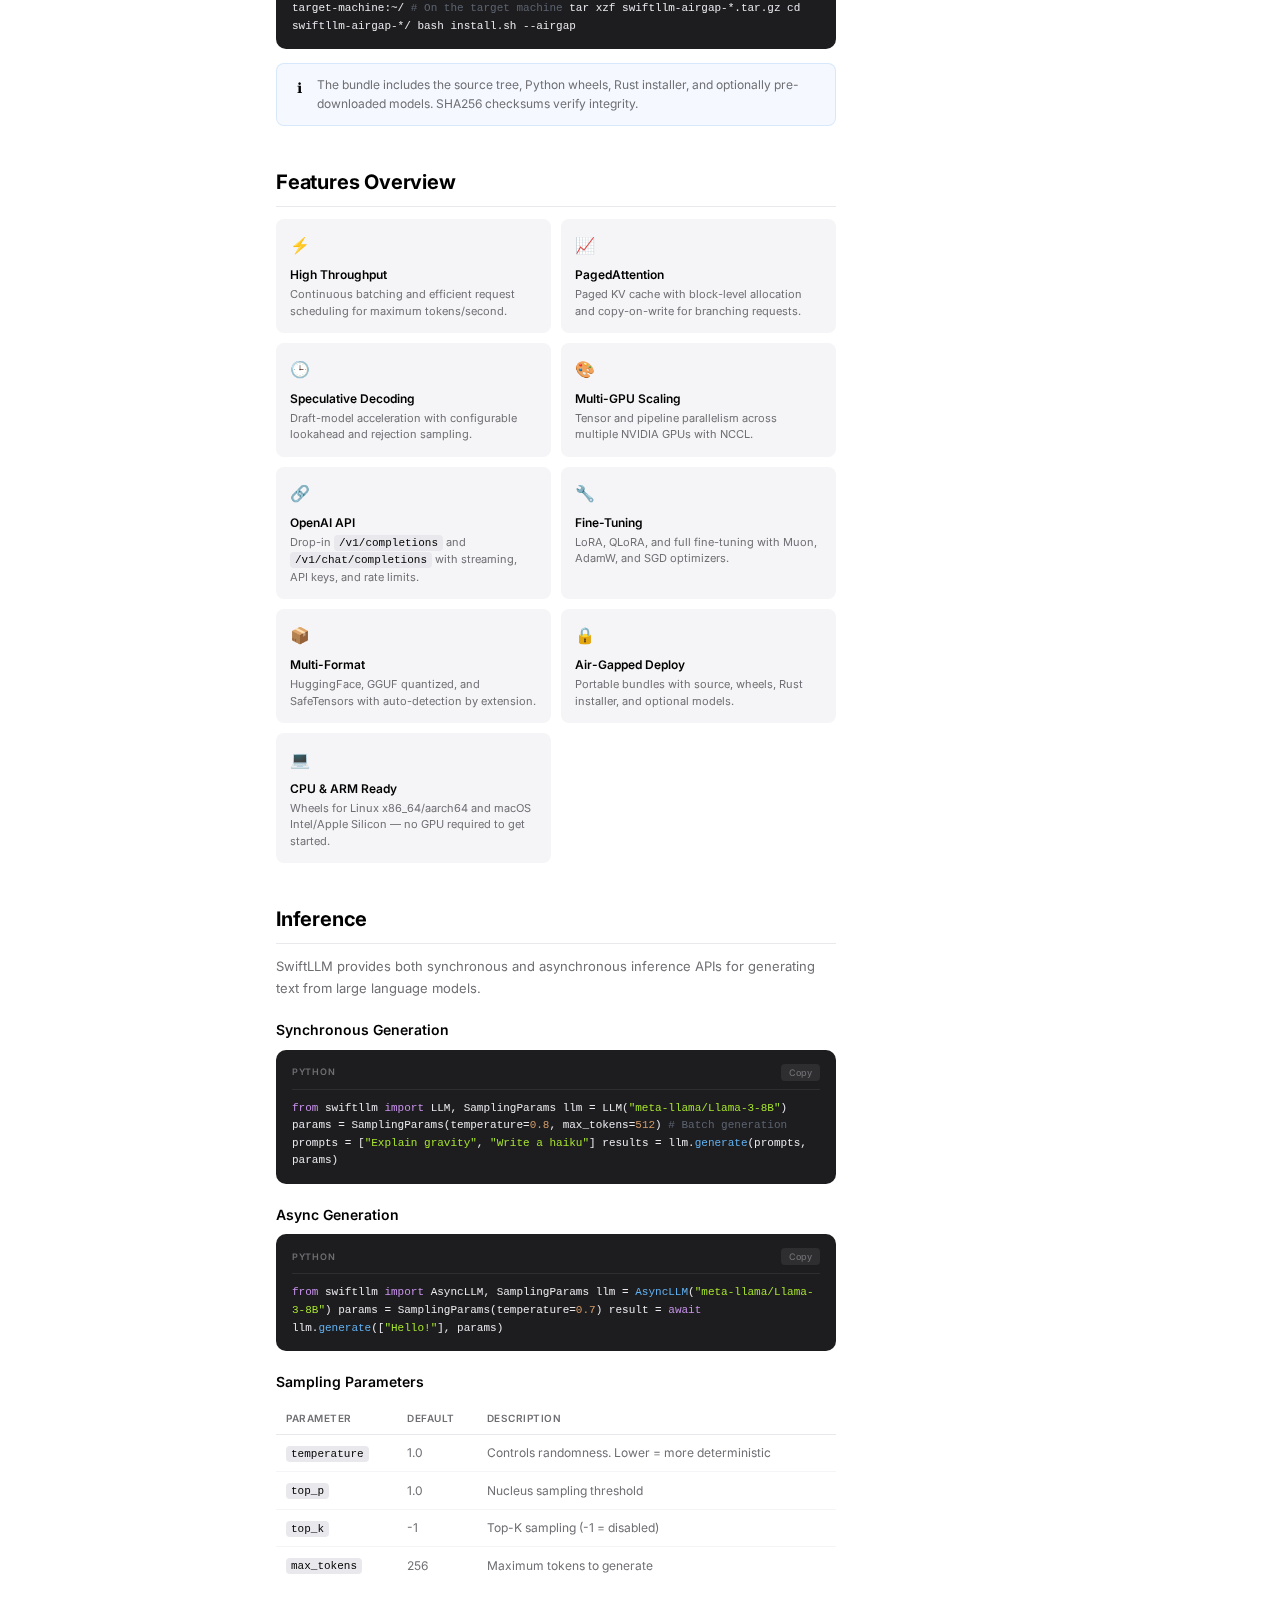
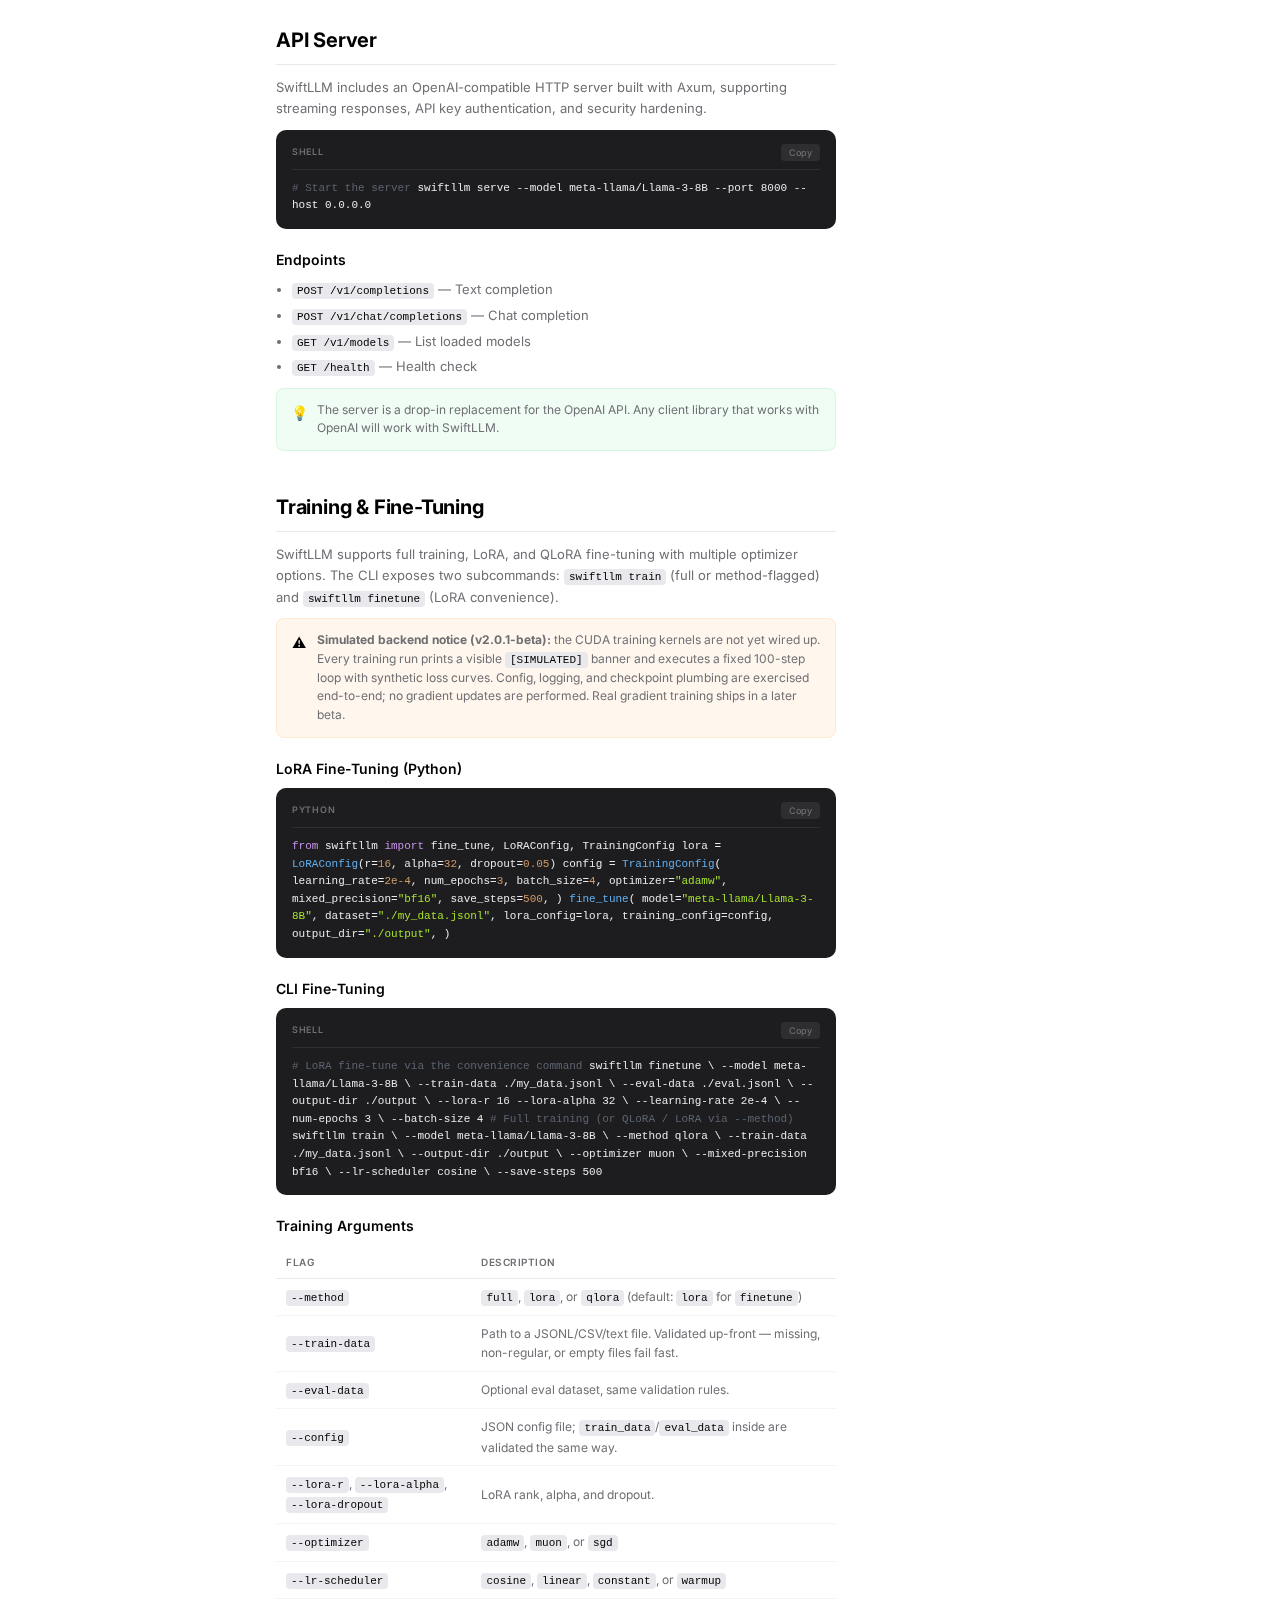
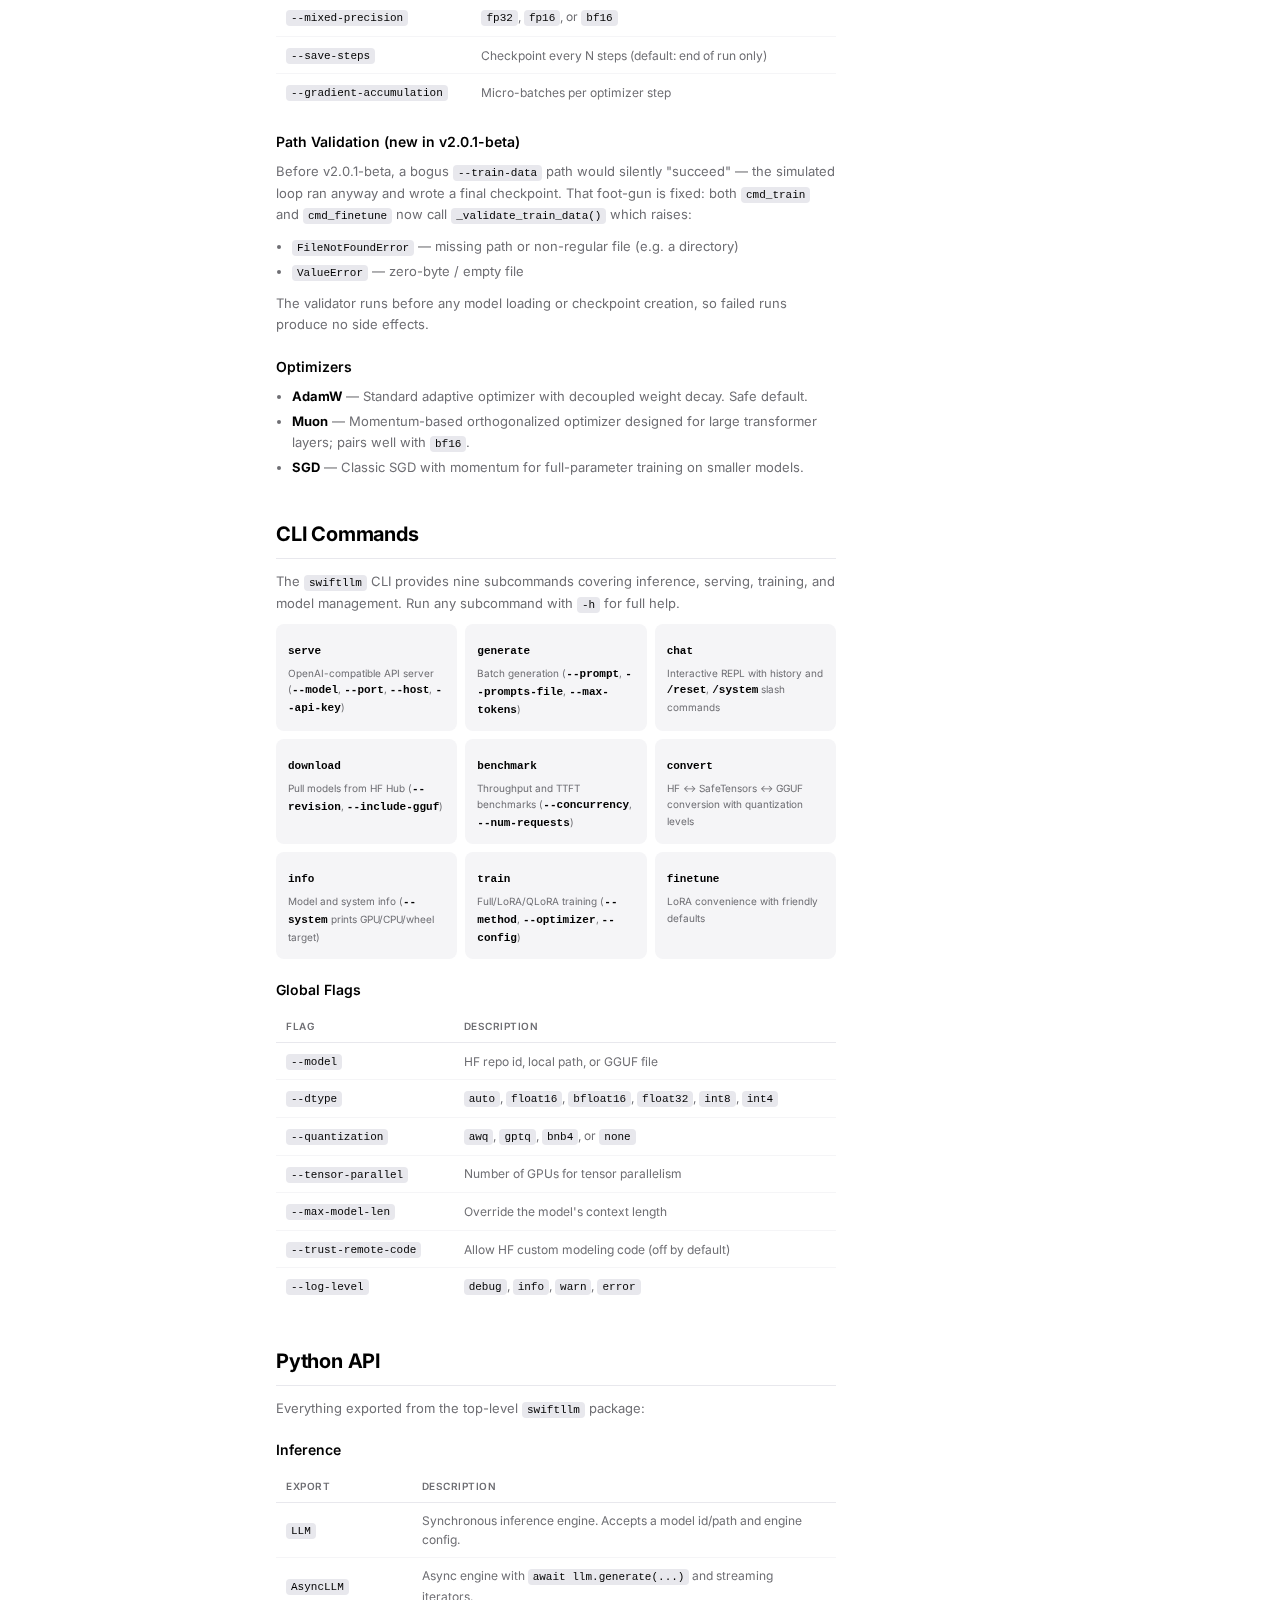
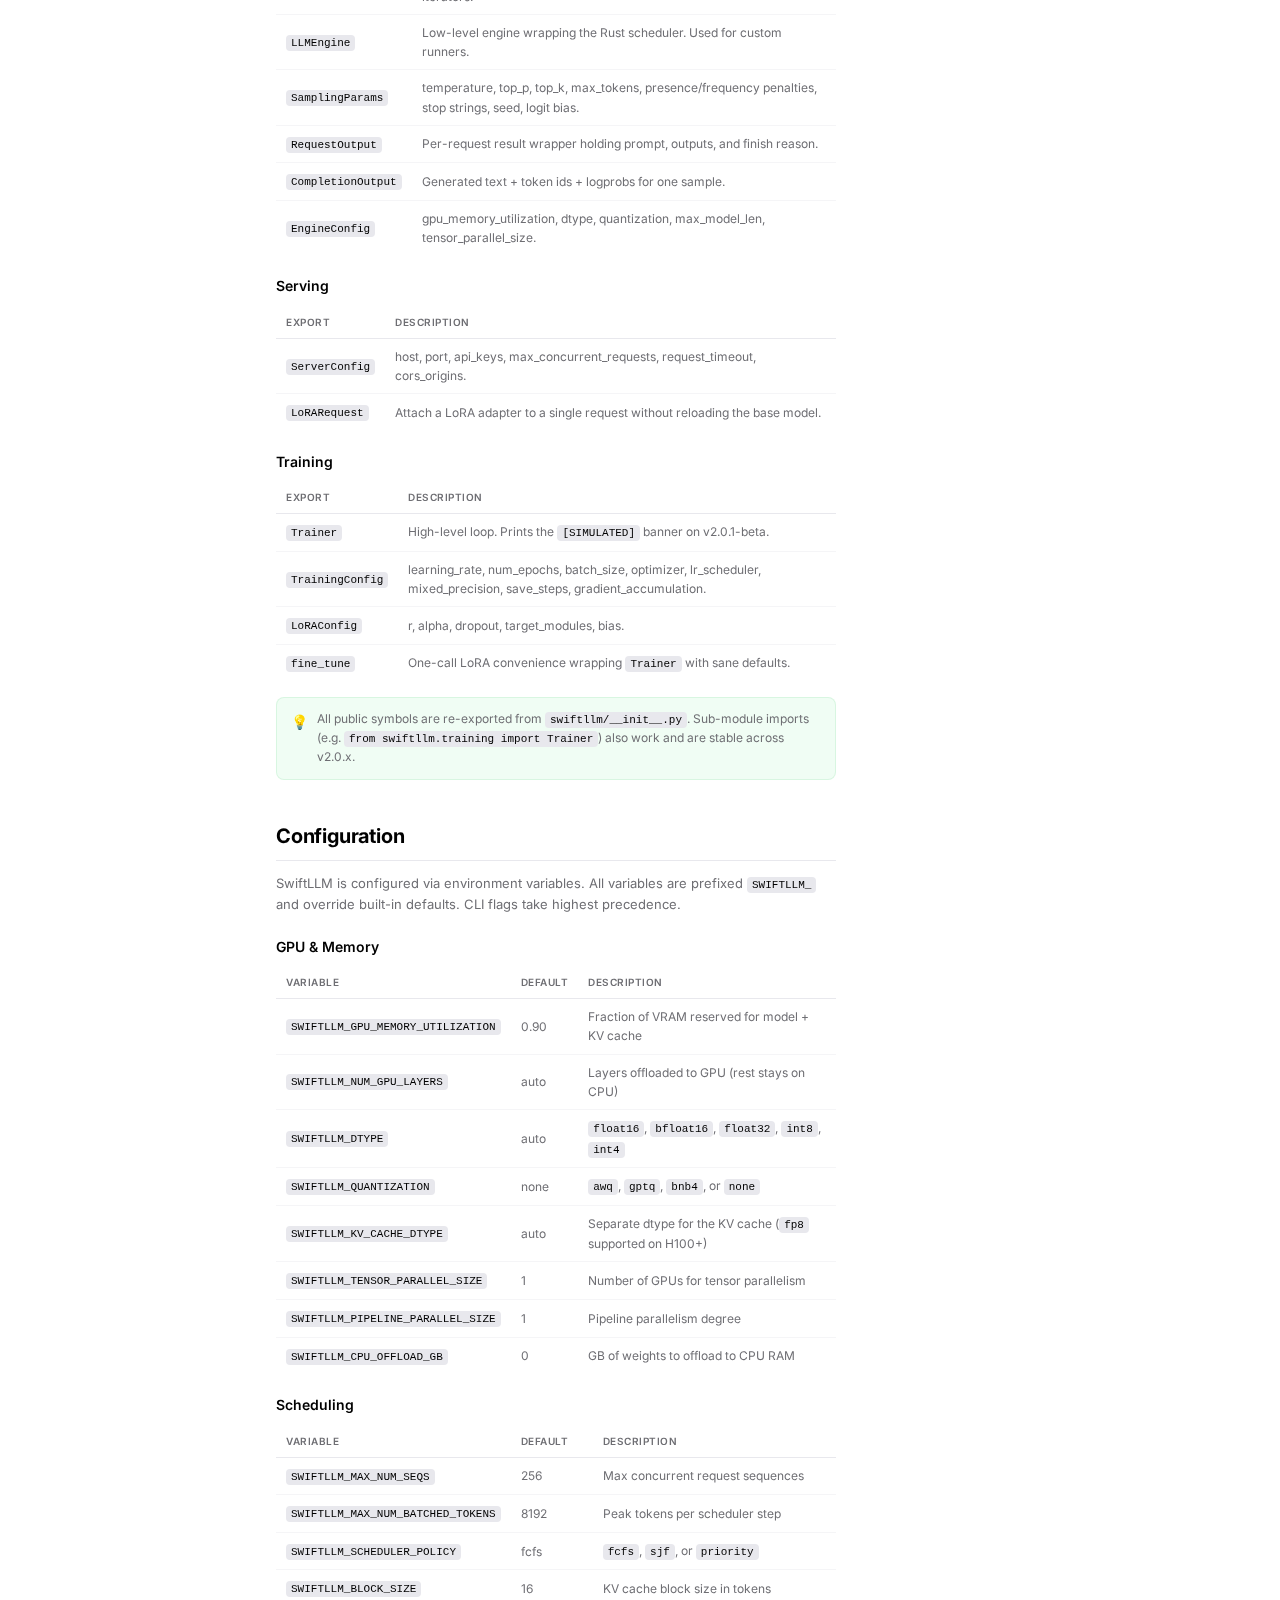
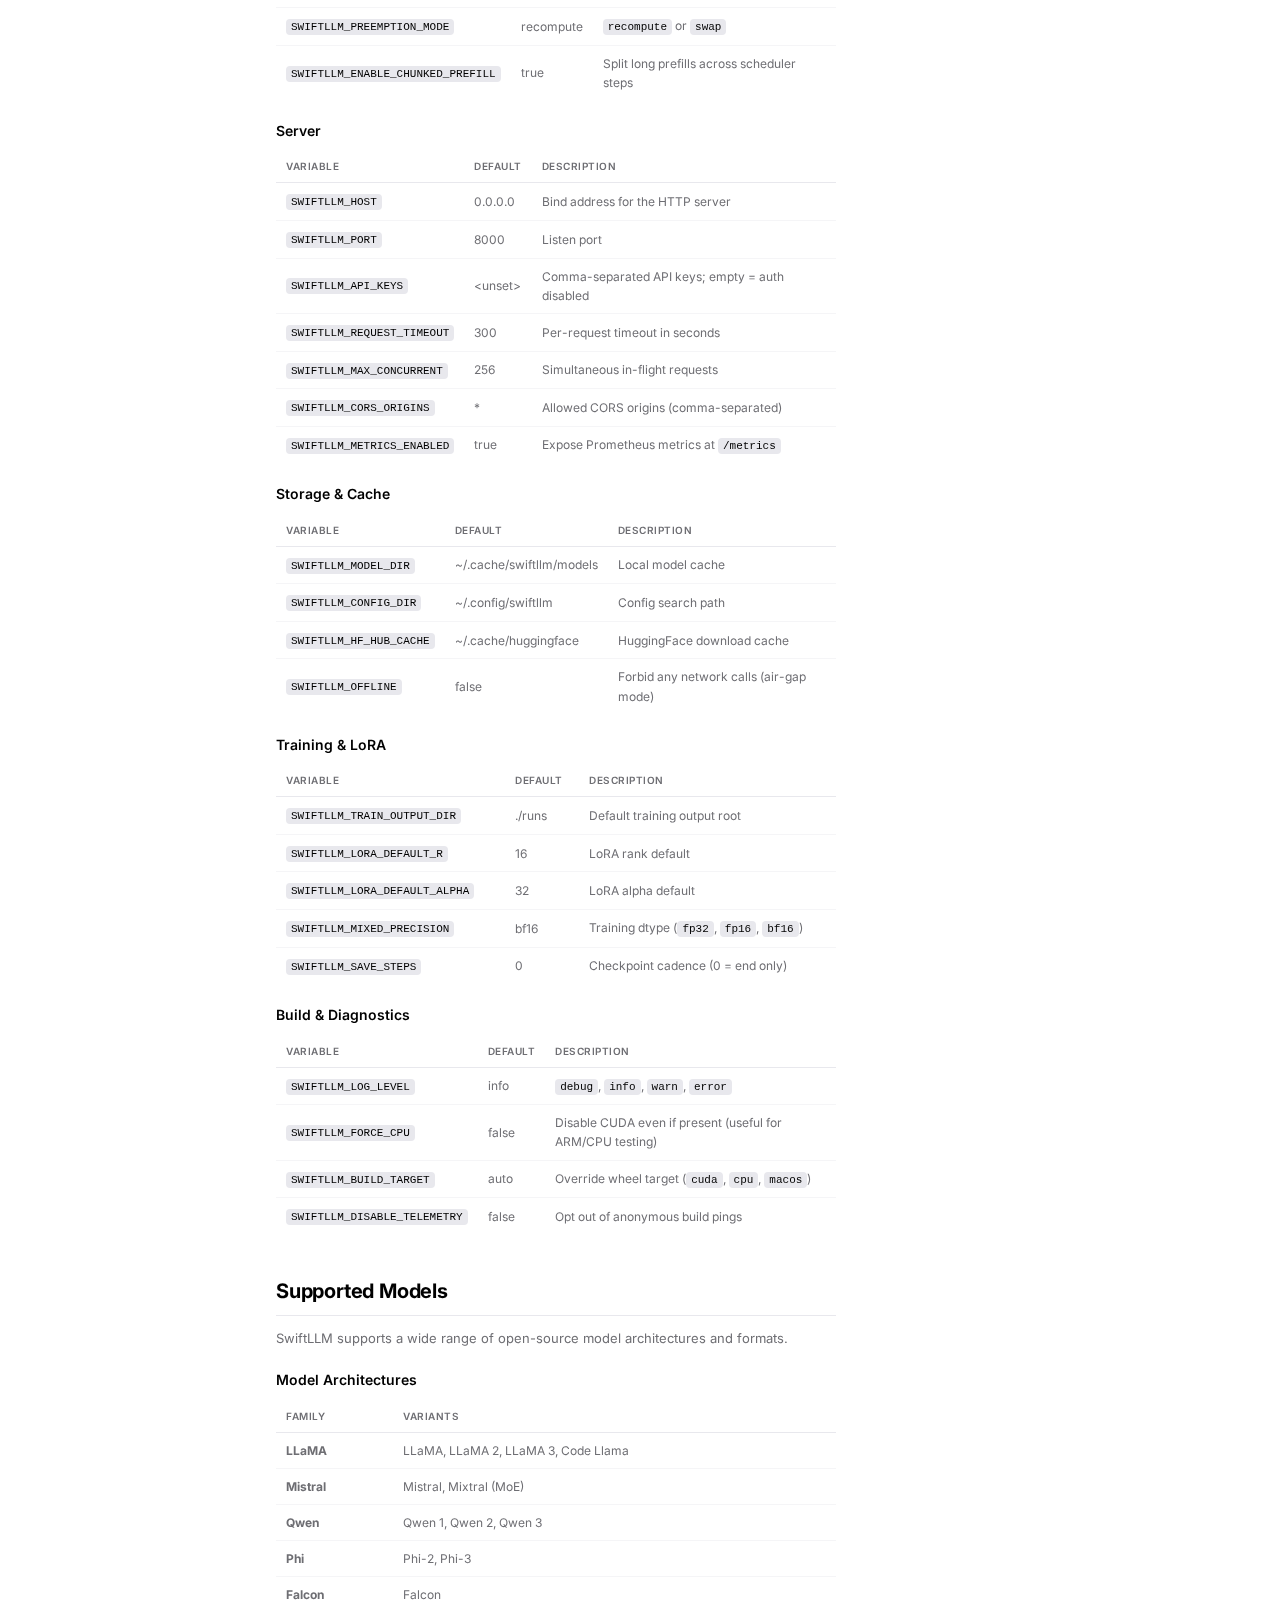
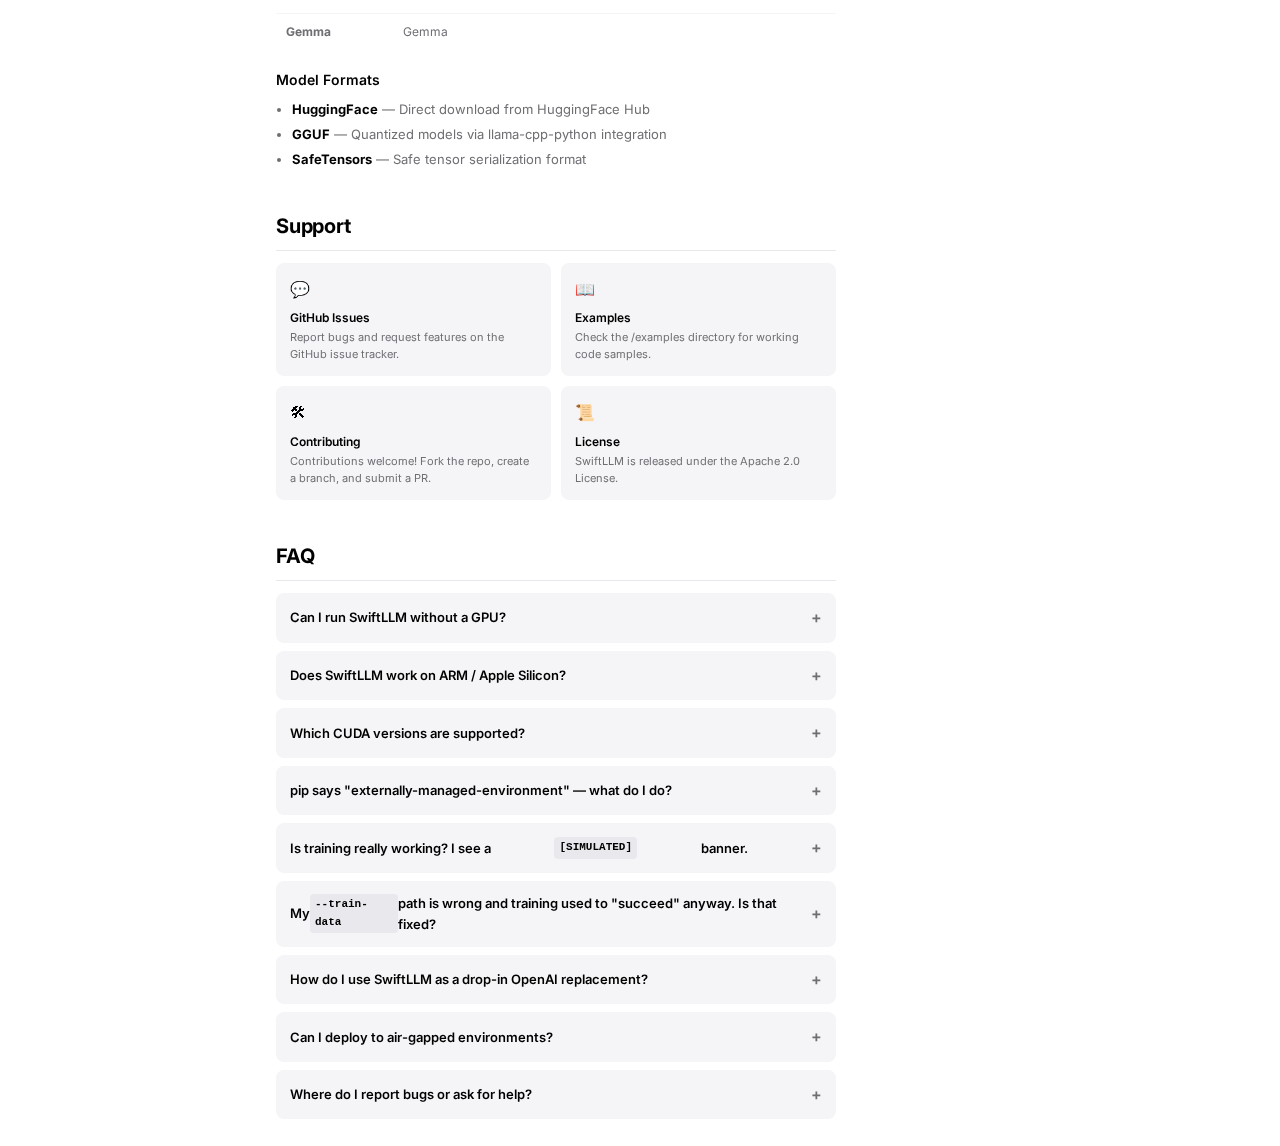
<file: swiftllm/docs.html>
<!DOCTYPE html>
<html lang="en">
<head>
    <meta charset="UTF-8">
    <meta name="viewport" content="width=device-width, initial-scale=1.0">
    <title>Documentation - SwiftLLM</title>
    <link rel="preconnect" href="https://fonts.googleapis.com">
    <link rel="preconnect" href="https://fonts.gstatic.com" crossorigin>
    <link href="https://fonts.googleapis.com/css2?family=Inter:wght@400;500;600;700&display=swap" rel="stylesheet">
    <style>
        *, *::before, *::after { margin: 0; padding: 0; box-sizing: border-box; }

        :root {
            --black: #000;
            --white: #fff;
            --gray-50: #f5f5f7;
            --gray-100: #e8e8ed;
            --gray-200: #d2d2d7;
            --gray-300: #86868b;
            --gray-400: #6e6e73;
            --blue: #0071e3;
            --blue-light: #f5f9ff;
            --green: #34c759;
            --orange: #ff9500;
            --font: 'Inter', -apple-system, BlinkMacSystemFont, sans-serif;
            --sidebar-width: 220px;
        }

        html { scroll-behavior: smooth; }

        body {
            font-family: var(--font);
            background: var(--white);
            color: var(--black);
            line-height: 1.6;
            -webkit-font-smoothing: antialiased;
        }

        .nav {
            position: fixed;
            top: 0;
            left: 0;
            right: 0;
            z-index: 1000;
            background: rgba(255,255,255,0.72);
            backdrop-filter: saturate(180%) blur(20px);
            -webkit-backdrop-filter: saturate(180%) blur(20px);
            border-bottom: 1px solid rgba(0,0,0,0.04);
        }

        .nav-inner {
            max-width: 980px;
            margin: 0 auto;
            height: 48px;
            padding: 0 22px;
            display: flex;
            align-items: center;
            justify-content: space-between;
        }

        .nav-logo { display: flex; align-items: center; gap: 8px; text-decoration: none; color: var(--black); }

        .nav-logo-icon {
            width: 26px;
            height: 26px;
            background: var(--black);
            border-radius: 5px;
            display: flex;
            align-items: center;
            justify-content: center;
            font-weight: 700;
            font-size: 13px;
            color: white;
        }

        .nav-logo-text { font-size: 14px; font-weight: 500; }

        .nav-links { display: flex; align-items: center; gap: 2px; list-style: none; }

        .nav-links a {
            color: var(--gray-400);
            text-decoration: none;
            padding: 6px 12px;
            font-size: 12px;
            font-weight: 400;
            border-radius: 6px;
            transition: color 0.2s;
        }

        .nav-links a:hover { color: var(--black); }
        .nav-links a.active { color: var(--black); font-weight: 500; }

        .nav-cta { background: var(--blue) !important; color: var(--white) !important; padding: 6px 14px !important; font-weight: 500 !important; }

        .nav-toggle { display: none; background: none; border: none; cursor: pointer; padding: 8px; }
        .nav-toggle span { display: block; width: 16px; height: 1.5px; background: var(--black); margin: 4px 0; border-radius: 1px; }

        .docs-layout { display: flex; padding-top: 48px; }

        .sidebar {
            position: fixed;
            top: 48px;
            left: 0;
            bottom: 0;
            width: var(--sidebar-width);
            padding: 20px 12px;
            overflow-y: auto;
            border-right: 1px solid var(--gray-100);
            background: var(--white);
        }

        .sidebar-section { margin-bottom: 20px; }

        .sidebar-label {
            font-size: 9px;
            font-weight: 600;
            text-transform: uppercase;
            letter-spacing: 0.1em;
            color: var(--gray-400);
            margin-bottom: 6px;
            padding: 0 10px;
        }

        .sidebar-link {
            display: flex;
            align-items: center;
            gap: 8px;
            padding: 6px 10px;
            color: var(--gray-400);
            text-decoration: none;
            font-size: 12px;
            font-weight: 500;
            border-radius: 6px;
            transition: all 0.15s;
            margin-bottom: 1px;
        }

        .sidebar-link:hover { color: var(--black); background: var(--gray-50); }
        .sidebar-link.active { color: var(--blue); background: var(--blue-light); }

        .sidebar-link-icon { font-size: 12px; opacity: 0.6; }

        .sidebar-toggle { display: none; position: fixed; bottom: 20px; left: 20px; z-index: 200; width: 40px; height: 40px; border-radius: 50%; background: var(--black); border: none; color: white; font-size: 16px; cursor: pointer; box-shadow: 0 4px 16px rgba(0,0,0,0.15); }

        .docs-content { flex: 1; margin-left: var(--sidebar-width); padding: 0 56px 60px; max-width: calc(100% - var(--sidebar-width)); }

        .docs-content-inner { max-width: 560px; }

        .doc-hero { padding: 40px 0 32px; border-bottom: 1px solid var(--gray-100); margin-bottom: 36px; }

        .doc-hero-label { font-size: 10px; font-weight: 600; text-transform: uppercase; letter-spacing: 0.12em; color: var(--blue); margin-bottom: 8px; }

        .doc-hero h1 { font-size: 32px; font-weight: 700; letter-spacing: -0.015em; margin-bottom: 8px; }

        .doc-hero p { font-size: 14px; color: var(--gray-400); line-height: 1.6; }

        .doc-section { margin-bottom: 40px; scroll-margin-top: 64px; }

        .doc-section h2 { font-size: 20px; font-weight: 700; letter-spacing: -0.01em; margin-bottom: 12px; padding-bottom: 8px; border-bottom: 1px solid var(--gray-100); }

        .doc-section h3 { font-size: 14px; font-weight: 600; margin-bottom: 8px; margin-top: 20px; }

        .doc-section p { font-size: 13px; color: var(--gray-400); line-height: 1.65; margin-bottom: 10px; }

        .doc-section ul, .doc-section ol { padding-left: 16px; margin-bottom: 10px; }

        .doc-section li { font-size: 13px; color: var(--gray-400); line-height: 1.6; margin-bottom: 4px; }

        .doc-section li strong { color: var(--black); }

        .code-block {
            padding: 14px 16px;
            background: #1d1d1f;
            border-radius: 10px;
            font-family: 'SF Mono', 'Fira Code', monospace;
            font-size: 11px;
            line-height: 1.6;
            overflow-x: auto;
            margin-bottom: 14px;
            color: #e8e8ed;
        }

        .code-block-header { display: flex; justify-content: space-between; align-items: center; margin-bottom: 10px; padding-bottom: 8px; border-bottom: 1px solid rgba(255,255,255,0.08); }

        .code-block-lang { font-size: 9px; font-weight: 600; text-transform: uppercase; letter-spacing: 0.08em; color: var(--gray-400); font-family: var(--font); }

        .code-block-copy {
            padding: 3px 8px;
            border-radius: 4px;
            border: none;
            background: rgba(255,255,255,0.08);
            color: var(--gray-400);
            font-size: 9px;
            font-weight: 500;
            cursor: pointer;
            transition: all 0.15s;
            font-family: var(--font);
        }

        .code-block-copy:hover { background: rgba(255,255,255,0.12); color: var(--white); }

        .kw { color: #c792ea; }
        .str { color: #a6e22e; }
        .fn { color: #61afef; }
        .cm { color: #5c6370; }
        .num { color: #d19a66; }

        .doc-section code:not(.code-block code) { padding: 2px 5px; background: var(--gray-100); border-radius: 4px; font-family: 'SF Mono', monospace; font-size: 11px; color: var(--black); }

        .callout { padding: 12px 14px; border-radius: 8px; margin-bottom: 14px; display: flex; gap: 10px; align-items: flex-start; }

        .callout-icon { font-size: 14px; min-width: 16px; text-align: center; margin-top: 1px; }

        .callout-info { background: var(--blue-light); border: 1px solid rgba(0,113,227,0.12); }
        .callout-warn { background: #fff7ed; border: 1px solid rgba(255,149,0,0.12); }
        .callout-tip { background: #f0fdf4; border: 1px solid rgba(52,199,89,0.12); }

        .callout p { margin: 0; font-size: 12px; line-height: 1.55; }

        .config-table { width: 100%; border-collapse: collapse; margin-bottom: 16px; font-size: 12px; }

        .config-table th { text-align: left; padding: 8px 10px; font-weight: 600; font-size: 10px; text-transform: uppercase; letter-spacing: 0.05em; color: var(--gray-400); border-bottom: 1px solid var(--gray-100); }

        .config-table td { padding: 8px 10px; border-bottom: 1px solid var(--gray-50); color: var(--gray-400); }

        .config-table tr:last-child td { border-bottom: none; }

        .config-table code { padding: 1px 4px; background: var(--gray-50); border-radius: 3px; font-size: 10px; color: var(--blue); font-family: 'SF Mono', monospace; }

        .doc-features { display: grid; grid-template-columns: repeat(2, 1fr); gap: 10px; margin-bottom: 16px; }

        .doc-feature { padding: 14px; background: var(--gray-50); border-radius: 8px; transition: background 0.15s; }

        .doc-feature:hover { background: var(--gray-100); }

        .doc-feature-icon { font-size: 16px; margin-bottom: 6px; }

        .doc-feature h4 { font-size: 12px; font-weight: 600; margin-bottom: 2px; }

        .doc-feature p { font-size: 11px; color: var(--gray-400); margin: 0; line-height: 1.5; }

        .cli-grid { display: grid; grid-template-columns: repeat(3, 1fr); gap: 8px; margin-bottom: 16px; }

        .cli-item { padding: 12px; background: var(--gray-50); border-radius: 8px; transition: background 0.15s; }

        .cli-item:hover { background: var(--gray-100); }

        .cli-item code { font-size: 11px; font-weight: 600; color: var(--blue); background: none !important; border: none !important; padding: 0 !important; }

        .cli-item p { font-size: 10px; color: var(--gray-400); margin: 3px 0 0; }

        .faq-item { margin-bottom: 8px; }

        .faq-item h3 {
            cursor: pointer;
            font-size: 13px;
            font-weight: 600;
            padding: 12px 14px;
            background: var(--gray-50);
            border-radius: 8px;
            margin: 0;
            display: flex;
            justify-content: space-between;
            align-items: center;
            transition: background 0.15s;
        }

        .faq-item h3:hover { background: var(--gray-100); }

        .faq-item h3 .icon { font-size: 16px; color: var(--gray-400); transition: transform 0.2s; }

        .faq-answer { padding: 12px 14px; font-size: 12px; color: var(--gray-400); line-height: 1.6; display: none; }

        .faq-answer p { margin: 0; }

        .faq-item.open .faq-answer { display: block; }

        .faq-item.open h3 .icon { transform: rotate(45deg); }

        @media (max-width: 1024px) {
            .doc-features { grid-template-columns: 1fr; }
            .cli-grid { grid-template-columns: repeat(2, 1fr); }
        }

        @media (max-width: 734px) {
            .nav-links { display: none; }
            .nav-toggle { display: block; }
            .nav-links.open {
                display: flex;
                flex-direction: column;
                position: absolute;
                top: 100%;
                left: 0;
                right: 0;
                background: var(--white);
                border-bottom: 1px solid var(--gray-100);
                padding: 10px 20px;
            }

            .sidebar {
                transform: translateX(-100%);
                transition: transform 0.25s;
                z-index: 150;
            }

            .sidebar.open { transform: translateX(0); }
            .sidebar-toggle { display: flex; align-items: center; justify-content: center; }

            .docs-content { margin-left: 0; max-width: 100%; padding: 0 20px 60px; }

            .cli-grid { grid-template-columns: 1fr; }
        }
    </style>
</head>
<body>
    <nav class="nav">
        <div class="nav-inner">
            <a href="index.html" class="nav-logo">
                <div class="nav-logo-icon">S</div>
                <span class="nav-logo-text">SwiftLLM</span>
            </a>
            <ul class="nav-links" id="navLinks">
                <li><a href="index.html">Home</a></li>
                <li><a href="index.html#features">Features</a></li>
                <li><a href="docs.html" class="active">Docs</a></li>
                <li><a href="changelog.html">Changelog</a></li>
                <li><a href="https://github.com/infrabrew/swiftllm" target="_blank" class="nav-cta">GitHub</a></li>
            </ul>
            <button class="nav-toggle" id="navToggle"><span></span><span></span><span></span></button>
        </div>
    </nav>

    <button class="sidebar-toggle" id="sidebarToggle">&#9776;</button>

    <div class="docs-layout">
        <aside class="sidebar" id="sidebar">
            <div class="sidebar-section">
                <div class="sidebar-label">Getting Started</div>
                <a href="#installation" class="sidebar-link active"><span class="sidebar-link-icon">&#128229;</span> Installation</a>
                <a href="#quickstart" class="sidebar-link"><span class="sidebar-link-icon">&#9889;</span> Quick Start</a>
                <a href="#airgap" class="sidebar-link"><span class="sidebar-link-icon">&#128274;</span> Air-Gap Install</a>
                <a href="#platforms" class="sidebar-link"><span class="sidebar-link-icon">&#128187;</span> Platforms</a>
            </div>
            <div class="sidebar-section">
                <div class="sidebar-label">Features</div>
                <a href="#features-overview" class="sidebar-link"><span class="sidebar-link-icon">&#10024;</span> Overview</a>
                <a href="#inference" class="sidebar-link"><span class="sidebar-link-icon">&#128200;</span> Inference</a>
                <a href="#serving" class="sidebar-link"><span class="sidebar-link-icon">&#127760;</span> API Server</a>
                <a href="#training" class="sidebar-link"><span class="sidebar-link-icon">&#128218;</span> Training</a>
            </div>
            <div class="sidebar-section">
                <div class="sidebar-label">Reference</div>
                <a href="#cli" class="sidebar-link"><span class="sidebar-link-icon">&#128187;</span> CLI Commands</a>
                <a href="#python-api" class="sidebar-link"><span class="sidebar-link-icon">&#128013;</span> Python API</a>
                <a href="#configuration" class="sidebar-link"><span class="sidebar-link-icon">&#9881;</span> Configuration</a>
                <a href="#models" class="sidebar-link"><span class="sidebar-link-icon">&#129302;</span> Supported Models</a>
            </div>
            <div class="sidebar-section">
                <div class="sidebar-label">Help</div>
                <a href="#support" class="sidebar-link"><span class="sidebar-link-icon">&#128172;</span> Support</a>
                <a href="#faq" class="sidebar-link"><span class="sidebar-link-icon">&#10067;</span> FAQ</a>
            </div>
        </aside>

        <main class="docs-content">
            <div class="docs-content-inner">
                <div class="doc-hero">
                    <div class="doc-hero-label">Documentation &middot; v2.0.1-beta</div>
                    <h1>SwiftLLM Docs</h1>
                    <p>Everything you need to install, configure, and run SwiftLLM for LLM inference, serving, and training &mdash; on Linux, macOS, x86_64, or ARM64.</p>
                </div>

                <section class="doc-section" id="installation">
                    <h2>Installation</h2>
                    <p>SwiftLLM provides a smart installer that auto-detects your system, installs dependencies, and builds the engine from source. As of v2.0.1-beta it ships pre-built wheels for Linux (x86_64, aarch64) and macOS (x86_64, arm64).</p>
                    <h3>Prerequisites</h3>
                    <ul>
                        <li><strong>Python 3.8+</strong> (3.10+ recommended)</li>
                        <li><strong>Git</strong> and a C toolchain (cc/clang)</li>
                        <li><strong>NVIDIA GPU</strong> with CUDA 11.8+ &mdash; optional; pass <code>--cpu</code> for CPU-only builds on any platform</li>
                        <li><strong>Rust toolchain</strong> &mdash; installed automatically if missing</li>
                    </ul>
                    <h3>Standard Install</h3>
                    <div class="code-block">
                        <div class="code-block-header"><span class="code-block-lang">Shell</span><button class="code-block-copy" onclick="copyBlock(this)">Copy</button></div>
<span class="cm"># Clone the repository</span>
git clone https://github.com/infrabrew/swiftllm.git
cd swiftllm

<span class="cm"># Run the installer (auto-detects CUDA vs CPU)</span>
bash install.sh
                    </div>
                    <p>The installer detects NVIDIA GPU and CUDA toolkit, creates a Python virtual environment, installs Rust via rustup, builds the native extension with maturin, and sets up the model cache.</p>
                    <h3>Install Options</h3>
                    <table class="config-table">
                        <thead><tr><th>Flag</th><th>Description</th></tr></thead>
                        <tbody>
                            <tr><td><code>--cpu</code></td><td>Force CPU-only build, skip CUDA detection (works on ARM, Apple Silicon, and older x86_64)</td></tr>
                            <tr><td><code>--gpu</code></td><td>Force GPU/CUDA build, fail fast if CUDA is missing</td></tr>
                            <tr><td><code>--venv DIR</code></td><td>Custom virtual environment location (default: <code>./venv</code>)</td></tr>
                            <tr><td><code>--no-venv</code></td><td>Install into the current Python environment</td></tr>
                            <tr><td><code>--model-dir PATH</code></td><td>Set custom model cache directory</td></tr>
                            <tr><td><code>--airgap</code></td><td>Install from a pre-built offline bundle (see Air-Gap section)</td></tr>
                            <tr><td><code>--skip-rust</code></td><td>Skip Rust installation (assume already present)</td></tr>
                            <tr><td><code>--dev</code></td><td>Install developer extras (pytest, ruff, maturin in dev mode)</td></tr>
                        </tbody>
                    </table>
                    <h3>Optional Extras</h3>
                    <p>Install optional dependency groups via pip extras:</p>
                    <div class="code-block">
                        <div class="code-block-header"><span class="code-block-lang">Shell</span><button class="code-block-copy" onclick="copyBlock(this)">Copy</button></div>
pip install <span class="str">"swiftllm[serve]"</span>    <span class="cm"># FastAPI/uvicorn server deps</span>
pip install <span class="str">"swiftllm[train]"</span>    <span class="cm"># peft, bitsandbytes, trl</span>
pip install <span class="str">"swiftllm[gguf]"</span>     <span class="cm"># llama-cpp-python for GGUF loading</span>
pip install <span class="str">"swiftllm[all]"</span>      <span class="cm"># everything</span>
                    </div>
                    <div class="callout callout-warn">
                        <div class="callout-icon">&#9888;</div>
                        <p><strong>PEP 668 / externally-managed environments:</strong> On Debian 12+, Ubuntu 23.04+, and recent macOS systems, the installer will refuse to pip-install into the system Python. Either let <code>install.sh</code> create a venv (the default), pass <code>--venv ~/.swiftllm</code>, or use <code>--no-venv</code> only if you have already activated an environment you control.</p>
                    </div>
                    <h3>Verify the Install</h3>
                    <div class="code-block">
                        <div class="code-block-header"><span class="code-block-lang">Shell</span><button class="code-block-copy" onclick="copyBlock(this)">Copy</button></div>
swiftllm --version
swiftllm info --system      <span class="cm"># prints CPU, GPU, CUDA, wheel target</span>
                    </div>
                </section>

                <section class="doc-section" id="platforms">
                    <h2>Supported Platforms</h2>
                    <p>SwiftLLM v2.0.1-beta publishes wheels across four targets. All targets share the same Python and Rust codebase; GPU acceleration is opt-in per platform.</p>
                    <table class="config-table">
                        <thead><tr><th>OS</th><th>Architecture</th><th>GPU</th><th>Status</th></tr></thead>
                        <tbody>
                            <tr><td>Linux</td><td>x86_64</td><td>CUDA 11.8+ / CPU</td><td>Tier&nbsp;1 &mdash; primary target</td></tr>
                            <tr><td>Linux</td><td>aarch64 (ARM64)</td><td>CPU (CUDA on Jetson/Grace)</td><td>Tier&nbsp;1 &mdash; wheels published</td></tr>
                            <tr><td>macOS</td><td>x86_64 (Intel)</td><td>CPU (Metal planned)</td><td>Tier&nbsp;2 &mdash; wheels published</td></tr>
                            <tr><td>macOS</td><td>arm64 (Apple Silicon)</td><td>CPU (Metal planned)</td><td>Tier&nbsp;2 &mdash; wheels published</td></tr>
                            <tr><td>Windows</td><td>x86_64</td><td>CUDA via WSL2</td><td>WSL2 only</td></tr>
                        </tbody>
                    </table>
                    <div class="callout callout-info">
                        <div class="callout-icon">&#8505;</div>
                        <p>Tier 1 runs the full regression matrix (install, download, generate, finetune, train) on every release. Tier 2 runs the smoke subset. Training on CPU/ARM currently executes the simulated stub &mdash; see the Training section.</p>
                    </div>
                </section>

                <section class="doc-section" id="quickstart">
                    <h2>Quick Start</h2>
                    <h3>Basic Inference</h3>
                    <div class="code-block">
                        <div class="code-block-header"><span class="code-block-lang">Python</span><button class="code-block-copy" onclick="copyBlock(this)">Copy</button></div>
<span class="kw">from</span> swiftllm <span class="kw">import</span> LLM, SamplingParams

<span class="cm"># Initialize the model</span>
llm = LLM(<span class="str">"meta-llama/Llama-3-8B"</span>)

<span class="cm"># Set sampling parameters</span>
params = SamplingParams(
    temperature=<span class="num">0.7</span>,
    top_p=<span class="num">0.9</span>,
    max_tokens=<span class="num">256</span>
)

<span class="cm"># Generate text</span>
outputs = llm.generate([<span class="str">"What is machine learning?"</span>], params)

<span class="kw">for</span> output <span class="kw">in</span> outputs:
    <span class="fn">print</span>(output.text)
                    </div>
                    <h3>Interactive Chat</h3>
                    <div class="code-block">
                        <div class="code-block-header"><span class="code-block-lang">Shell</span><button class="code-block-copy" onclick="copyBlock(this)">Copy</button></div>
<span class="cm"># Start interactive chat mode</span>
swiftllm chat --model meta-llama/Llama-3-8B
                    </div>
                    <h3>Start API Server</h3>
                    <div class="code-block">
                        <div class="code-block-header"><span class="code-block-lang">Shell</span><button class="code-block-copy" onclick="copyBlock(this)">Copy</button></div>
<span class="cm"># Launch OpenAI-compatible server</span>
swiftllm serve --model meta-llama/Llama-3-8B --port 8000

<span class="cm"># Use with any OpenAI client</span>
curl http://localhost:8000/v1/completions \
  -H <span class="str">"Content-Type: application/json"</span> \
  -d <span class="str">'{"model": "llama-3-8b", "prompt": "Hello!", "max_tokens": 64}'</span>
                    </div>
                </section>

                <section class="doc-section" id="airgap">
                    <h2>Air-Gapped Installation</h2>
                    <p>SwiftLLM supports deployment on isolated networks with no internet access. Create a portable bundle on a connected machine, then install offline.</p>
                    <h3>Step 1: Create the Bundle</h3>
                    <div class="code-block">
                        <div class="code-block-header"><span class="code-block-lang">Shell</span><button class="code-block-copy" onclick="copyBlock(this)">Copy</button></div>
<span class="cm"># On a machine with internet access</span>
bash airgap-bundle.sh

<span class="cm"># Optionally include a model</span>
bash airgap-bundle.sh --model TheBloke/Llama-2-7B-GGUF:llama-2-7b.Q4_K_M.gguf
                    </div>
                    <h3>Step 2: Transfer & Install</h3>
                    <div class="code-block">
                        <div class="code-block-header"><span class="code-block-lang">Shell</span><button class="code-block-copy" onclick="copyBlock(this)">Copy</button></div>
<span class="cm"># Transfer the archive to the target machine</span>
scp swiftllm-airgap-*.tar.gz target-machine:~/

<span class="cm"># On the target machine</span>
tar xzf swiftllm-airgap-*.tar.gz
cd swiftllm-airgap-*/
bash install.sh --airgap
                    </div>
                    <div class="callout callout-info">
                        <div class="callout-icon">&#8505;</div>
                        <p>The bundle includes the source tree, Python wheels, Rust installer, and optionally pre-downloaded models. SHA256 checksums verify integrity.</p>
                    </div>
                </section>

                <section class="doc-section" id="features-overview">
                    <h2>Features Overview</h2>
                    <div class="doc-features">
                        <div class="doc-feature"><div class="doc-feature-icon">&#9889;</div><h4>High Throughput</h4><p>Continuous batching and efficient request scheduling for maximum tokens/second.</p></div>
                        <div class="doc-feature"><div class="doc-feature-icon">&#128200;</div><h4>PagedAttention</h4><p>Paged KV cache with block-level allocation and copy-on-write for branching requests.</p></div>
                        <div class="doc-feature"><div class="doc-feature-icon">&#128338;</div><h4>Speculative Decoding</h4><p>Draft-model acceleration with configurable lookahead and rejection sampling.</p></div>
                        <div class="doc-feature"><div class="doc-feature-icon">&#127912;</div><h4>Multi-GPU Scaling</h4><p>Tensor and pipeline parallelism across multiple NVIDIA GPUs with NCCL.</p></div>
                        <div class="doc-feature"><div class="doc-feature-icon">&#128279;</div><h4>OpenAI API</h4><p>Drop-in <code>/v1/completions</code> and <code>/v1/chat/completions</code> with streaming, API keys, and rate limits.</p></div>
                        <div class="doc-feature"><div class="doc-feature-icon">&#128295;</div><h4>Fine-Tuning</h4><p>LoRA, QLoRA, and full fine-tuning with Muon, AdamW, and SGD optimizers.</p></div>
                        <div class="doc-feature"><div class="doc-feature-icon">&#128230;</div><h4>Multi-Format</h4><p>HuggingFace, GGUF quantized, and SafeTensors with auto-detection by extension.</p></div>
                        <div class="doc-feature"><div class="doc-feature-icon">&#128274;</div><h4>Air-Gapped Deploy</h4><p>Portable bundles with source, wheels, Rust installer, and optional models.</p></div>
                        <div class="doc-feature"><div class="doc-feature-icon">&#128187;</div><h4>CPU &amp; ARM Ready</h4><p>Wheels for Linux x86_64/aarch64 and macOS Intel/Apple Silicon &mdash; no GPU required to get started.</p></div>
                    </div>
                </section>

                <section class="doc-section" id="inference">
                    <h2>Inference</h2>
                    <p>SwiftLLM provides both synchronous and asynchronous inference APIs for generating text from large language models.</p>
                    <h3>Synchronous Generation</h3>
                    <div class="code-block">
                        <div class="code-block-header"><span class="code-block-lang">Python</span><button class="code-block-copy" onclick="copyBlock(this)">Copy</button></div>
<span class="kw">from</span> swiftllm <span class="kw">import</span> LLM, SamplingParams

llm = LLM(<span class="str">"meta-llama/Llama-3-8B"</span>)
params = SamplingParams(temperature=<span class="num">0.8</span>, max_tokens=<span class="num">512</span>)

<span class="cm"># Batch generation</span>
prompts = [<span class="str">"Explain gravity"</span>, <span class="str">"Write a haiku"</span>]
results = llm.<span class="fn">generate</span>(prompts, params)
                    </div>
                    <h3>Async Generation</h3>
                    <div class="code-block">
                        <div class="code-block-header"><span class="code-block-lang">Python</span><button class="code-block-copy" onclick="copyBlock(this)">Copy</button></div>
<span class="kw">from</span> swiftllm <span class="kw">import</span> AsyncLLM, SamplingParams

llm = <span class="fn">AsyncLLM</span>(<span class="str">"meta-llama/Llama-3-8B"</span>)
params = SamplingParams(temperature=<span class="num">0.7</span>)

result = <span class="kw">await</span> llm.<span class="fn">generate</span>([<span class="str">"Hello!"</span>], params)
                    </div>
                    <h3>Sampling Parameters</h3>
                    <table class="config-table">
                        <thead><tr><th>Parameter</th><th>Default</th><th>Description</th></tr></thead>
                        <tbody>
                            <tr><td><code>temperature</code></td><td>1.0</td><td>Controls randomness. Lower = more deterministic</td></tr>
                            <tr><td><code>top_p</code></td><td>1.0</td><td>Nucleus sampling threshold</td></tr>
                            <tr><td><code>top_k</code></td><td>-1</td><td>Top-K sampling (-1 = disabled)</td></tr>
                            <tr><td><code>max_tokens</code></td><td>256</td><td>Maximum tokens to generate</td></tr>
                        </tbody>
                    </table>
                </section>

                <section class="doc-section" id="serving">
                    <h2>API Server</h2>
                    <p>SwiftLLM includes an OpenAI-compatible HTTP server built with Axum, supporting streaming responses, API key authentication, and security hardening.</p>
                    <div class="code-block">
                        <div class="code-block-header"><span class="code-block-lang">Shell</span><button class="code-block-copy" onclick="copyBlock(this)">Copy</button></div>
<span class="cm"># Start the server</span>
swiftllm serve --model meta-llama/Llama-3-8B --port 8000 --host 0.0.0.0
                    </div>
                    <h3>Endpoints</h3>
                    <ul>
                        <li><code>POST /v1/completions</code> — Text completion</li>
                        <li><code>POST /v1/chat/completions</code> — Chat completion</li>
                        <li><code>GET /v1/models</code> — List loaded models</li>
                        <li><code>GET /health</code> — Health check</li>
                    </ul>
                    <div class="callout callout-tip">
                        <div class="callout-icon">&#128161;</div>
                        <p>The server is a drop-in replacement for the OpenAI API. Any client library that works with OpenAI will work with SwiftLLM.</p>
                    </div>
                </section>

                <section class="doc-section" id="training">
                    <h2>Training & Fine-Tuning</h2>
                    <p>SwiftLLM supports full training, LoRA, and QLoRA fine-tuning with multiple optimizer options. The CLI exposes two subcommands: <code>swiftllm train</code> (full or method-flagged) and <code>swiftllm finetune</code> (LoRA convenience).</p>

                    <div class="callout callout-warn">
                        <div class="callout-icon">&#9888;</div>
                        <p><strong>Simulated backend notice (v2.0.1-beta):</strong> the CUDA training kernels are not yet wired up. Every training run prints a visible <code>[SIMULATED]</code> banner and executes a fixed 100-step loop with synthetic loss curves. Config, logging, and checkpoint plumbing are exercised end-to-end; no gradient updates are performed. Real gradient training ships in a later beta.</p>
                    </div>

                    <h3>LoRA Fine-Tuning (Python)</h3>
                    <div class="code-block">
                        <div class="code-block-header"><span class="code-block-lang">Python</span><button class="code-block-copy" onclick="copyBlock(this)">Copy</button></div>
<span class="kw">from</span> swiftllm <span class="kw">import</span> fine_tune, LoRAConfig, TrainingConfig

lora = <span class="fn">LoRAConfig</span>(r=<span class="num">16</span>, alpha=<span class="num">32</span>, dropout=<span class="num">0.05</span>)
config = <span class="fn">TrainingConfig</span>(
    learning_rate=<span class="num">2e-4</span>,
    num_epochs=<span class="num">3</span>,
    batch_size=<span class="num">4</span>,
    optimizer=<span class="str">"adamw"</span>,
    mixed_precision=<span class="str">"bf16"</span>,
    save_steps=<span class="num">500</span>,
)

<span class="fn">fine_tune</span>(
    model=<span class="str">"meta-llama/Llama-3-8B"</span>,
    dataset=<span class="str">"./my_data.jsonl"</span>,
    lora_config=lora,
    training_config=config,
    output_dir=<span class="str">"./output"</span>,
)
                    </div>

                    <h3>CLI Fine-Tuning</h3>
                    <div class="code-block">
                        <div class="code-block-header"><span class="code-block-lang">Shell</span><button class="code-block-copy" onclick="copyBlock(this)">Copy</button></div>
<span class="cm"># LoRA fine-tune via the convenience command</span>
swiftllm finetune \
  --model meta-llama/Llama-3-8B \
  --train-data ./my_data.jsonl \
  --eval-data ./eval.jsonl \
  --output-dir ./output \
  --lora-r 16 --lora-alpha 32 \
  --learning-rate 2e-4 \
  --num-epochs 3 \
  --batch-size 4

<span class="cm"># Full training (or QLoRA / LoRA via --method)</span>
swiftllm train \
  --model meta-llama/Llama-3-8B \
  --method qlora \
  --train-data ./my_data.jsonl \
  --output-dir ./output \
  --optimizer muon \
  --mixed-precision bf16 \
  --lr-scheduler cosine \
  --save-steps 500
                    </div>

                    <h3>Training Arguments</h3>
                    <table class="config-table">
                        <thead><tr><th>Flag</th><th>Description</th></tr></thead>
                        <tbody>
                            <tr><td><code>--method</code></td><td><code>full</code>, <code>lora</code>, or <code>qlora</code> (default: <code>lora</code> for <code>finetune</code>)</td></tr>
                            <tr><td><code>--train-data</code></td><td>Path to a JSONL/CSV/text file. Validated up-front — missing, non-regular, or empty files fail fast.</td></tr>
                            <tr><td><code>--eval-data</code></td><td>Optional eval dataset, same validation rules.</td></tr>
                            <tr><td><code>--config</code></td><td>JSON config file; <code>train_data</code>/<code>eval_data</code> inside are validated the same way.</td></tr>
                            <tr><td><code>--lora-r</code>, <code>--lora-alpha</code>, <code>--lora-dropout</code></td><td>LoRA rank, alpha, and dropout.</td></tr>
                            <tr><td><code>--optimizer</code></td><td><code>adamw</code>, <code>muon</code>, or <code>sgd</code></td></tr>
                            <tr><td><code>--lr-scheduler</code></td><td><code>cosine</code>, <code>linear</code>, <code>constant</code>, or <code>warmup</code></td></tr>
                            <tr><td><code>--mixed-precision</code></td><td><code>fp32</code>, <code>fp16</code>, or <code>bf16</code></td></tr>
                            <tr><td><code>--save-steps</code></td><td>Checkpoint every N steps (default: end of run only)</td></tr>
                            <tr><td><code>--gradient-accumulation</code></td><td>Micro-batches per optimizer step</td></tr>
                        </tbody>
                    </table>

                    <h3>Path Validation (new in v2.0.1-beta)</h3>
                    <p>Before v2.0.1-beta, a bogus <code>--train-data</code> path would silently "succeed" — the simulated loop ran anyway and wrote a final checkpoint. That foot-gun is fixed: both <code>cmd_train</code> and <code>cmd_finetune</code> now call <code>_validate_train_data()</code> which raises:</p>
                    <ul>
                        <li><code>FileNotFoundError</code> — missing path or non-regular file (e.g. a directory)</li>
                        <li><code>ValueError</code> — zero-byte / empty file</li>
                    </ul>
                    <p>The validator runs before any model loading or checkpoint creation, so failed runs produce no side effects.</p>

                    <h3>Optimizers</h3>
                    <ul>
                        <li><strong>AdamW</strong> — Standard adaptive optimizer with decoupled weight decay. Safe default.</li>
                        <li><strong>Muon</strong> — Momentum-based orthogonalized optimizer designed for large transformer layers; pairs well with <code>bf16</code>.</li>
                        <li><strong>SGD</strong> — Classic SGD with momentum for full-parameter training on smaller models.</li>
                    </ul>
                </section>

                <section class="doc-section" id="cli">
                    <h2>CLI Commands</h2>
                    <p>The <code>swiftllm</code> CLI provides nine subcommands covering inference, serving, training, and model management. Run any subcommand with <code>-h</code> for full help.</p>
                    <div class="cli-grid">
                        <div class="cli-item"><code>serve</code><p>OpenAI-compatible API server (<code>--model</code>, <code>--port</code>, <code>--host</code>, <code>--api-key</code>)</p></div>
                        <div class="cli-item"><code>generate</code><p>Batch generation (<code>--prompt</code>, <code>--prompts-file</code>, <code>--max-tokens</code>)</p></div>
                        <div class="cli-item"><code>chat</code><p>Interactive REPL with history and <code>/reset</code>, <code>/system</code> slash commands</p></div>
                        <div class="cli-item"><code>download</code><p>Pull models from HF Hub (<code>--revision</code>, <code>--include-gguf</code>)</p></div>
                        <div class="cli-item"><code>benchmark</code><p>Throughput and TTFT benchmarks (<code>--concurrency</code>, <code>--num-requests</code>)</p></div>
                        <div class="cli-item"><code>convert</code><p>HF ↔ SafeTensors ↔ GGUF conversion with quantization levels</p></div>
                        <div class="cli-item"><code>info</code><p>Model and system info (<code>--system</code> prints GPU/CPU/wheel target)</p></div>
                        <div class="cli-item"><code>train</code><p>Full/LoRA/QLoRA training (<code>--method</code>, <code>--optimizer</code>, <code>--config</code>)</p></div>
                        <div class="cli-item"><code>finetune</code><p>LoRA convenience with friendly defaults</p></div>
                    </div>
                    <h3>Global Flags</h3>
                    <table class="config-table">
                        <thead><tr><th>Flag</th><th>Description</th></tr></thead>
                        <tbody>
                            <tr><td><code>--model</code></td><td>HF repo id, local path, or GGUF file</td></tr>
                            <tr><td><code>--dtype</code></td><td><code>auto</code>, <code>float16</code>, <code>bfloat16</code>, <code>float32</code>, <code>int8</code>, <code>int4</code></td></tr>
                            <tr><td><code>--quantization</code></td><td><code>awq</code>, <code>gptq</code>, <code>bnb4</code>, or <code>none</code></td></tr>
                            <tr><td><code>--tensor-parallel</code></td><td>Number of GPUs for tensor parallelism</td></tr>
                            <tr><td><code>--max-model-len</code></td><td>Override the model's context length</td></tr>
                            <tr><td><code>--trust-remote-code</code></td><td>Allow HF custom modeling code (off by default)</td></tr>
                            <tr><td><code>--log-level</code></td><td><code>debug</code>, <code>info</code>, <code>warn</code>, <code>error</code></td></tr>
                        </tbody>
                    </table>
                </section>

                <section class="doc-section" id="python-api">
                    <h2>Python API</h2>
                    <p>Everything exported from the top-level <code>swiftllm</code> package:</p>
                    <h3>Inference</h3>
                    <table class="config-table">
                        <thead><tr><th>Export</th><th>Description</th></tr></thead>
                        <tbody>
                            <tr><td><code>LLM</code></td><td>Synchronous inference engine. Accepts a model id/path and engine config.</td></tr>
                            <tr><td><code>AsyncLLM</code></td><td>Async engine with <code>await llm.generate(...)</code> and streaming iterators.</td></tr>
                            <tr><td><code>LLMEngine</code></td><td>Low-level engine wrapping the Rust scheduler. Used for custom runners.</td></tr>
                            <tr><td><code>SamplingParams</code></td><td>temperature, top_p, top_k, max_tokens, presence/frequency penalties, stop strings, seed, logit bias.</td></tr>
                            <tr><td><code>RequestOutput</code></td><td>Per-request result wrapper holding prompt, outputs, and finish reason.</td></tr>
                            <tr><td><code>CompletionOutput</code></td><td>Generated text + token ids + logprobs for one sample.</td></tr>
                            <tr><td><code>EngineConfig</code></td><td>gpu_memory_utilization, dtype, quantization, max_model_len, tensor_parallel_size.</td></tr>
                        </tbody>
                    </table>
                    <h3>Serving</h3>
                    <table class="config-table">
                        <thead><tr><th>Export</th><th>Description</th></tr></thead>
                        <tbody>
                            <tr><td><code>ServerConfig</code></td><td>host, port, api_keys, max_concurrent_requests, request_timeout, cors_origins.</td></tr>
                            <tr><td><code>LoRARequest</code></td><td>Attach a LoRA adapter to a single request without reloading the base model.</td></tr>
                        </tbody>
                    </table>
                    <h3>Training</h3>
                    <table class="config-table">
                        <thead><tr><th>Export</th><th>Description</th></tr></thead>
                        <tbody>
                            <tr><td><code>Trainer</code></td><td>High-level loop. Prints the <code>[SIMULATED]</code> banner on v2.0.1-beta.</td></tr>
                            <tr><td><code>TrainingConfig</code></td><td>learning_rate, num_epochs, batch_size, optimizer, lr_scheduler, mixed_precision, save_steps, gradient_accumulation.</td></tr>
                            <tr><td><code>LoRAConfig</code></td><td>r, alpha, dropout, target_modules, bias.</td></tr>
                            <tr><td><code>fine_tune</code></td><td>One-call LoRA convenience wrapping <code>Trainer</code> with sane defaults.</td></tr>
                        </tbody>
                    </table>
                    <div class="callout callout-tip">
                        <div class="callout-icon">&#128161;</div>
                        <p>All public symbols are re-exported from <code>swiftllm/__init__.py</code>. Sub-module imports (e.g. <code>from swiftllm.training import Trainer</code>) also work and are stable across v2.0.x.</p>
                    </div>
                </section>

                <section class="doc-section" id="configuration">
                    <h2>Configuration</h2>
                    <p>SwiftLLM is configured via environment variables. All variables are prefixed <code>SWIFTLLM_</code> and override built-in defaults. CLI flags take highest precedence.</p>

                    <h3>GPU & Memory</h3>
                    <table class="config-table">
                        <thead><tr><th>Variable</th><th>Default</th><th>Description</th></tr></thead>
                        <tbody>
                            <tr><td><code>SWIFTLLM_GPU_MEMORY_UTILIZATION</code></td><td>0.90</td><td>Fraction of VRAM reserved for model + KV cache</td></tr>
                            <tr><td><code>SWIFTLLM_NUM_GPU_LAYERS</code></td><td>auto</td><td>Layers offloaded to GPU (rest stays on CPU)</td></tr>
                            <tr><td><code>SWIFTLLM_DTYPE</code></td><td>auto</td><td><code>float16</code>, <code>bfloat16</code>, <code>float32</code>, <code>int8</code>, <code>int4</code></td></tr>
                            <tr><td><code>SWIFTLLM_QUANTIZATION</code></td><td>none</td><td><code>awq</code>, <code>gptq</code>, <code>bnb4</code>, or <code>none</code></td></tr>
                            <tr><td><code>SWIFTLLM_KV_CACHE_DTYPE</code></td><td>auto</td><td>Separate dtype for the KV cache (<code>fp8</code> supported on H100+)</td></tr>
                            <tr><td><code>SWIFTLLM_TENSOR_PARALLEL_SIZE</code></td><td>1</td><td>Number of GPUs for tensor parallelism</td></tr>
                            <tr><td><code>SWIFTLLM_PIPELINE_PARALLEL_SIZE</code></td><td>1</td><td>Pipeline parallelism degree</td></tr>
                            <tr><td><code>SWIFTLLM_CPU_OFFLOAD_GB</code></td><td>0</td><td>GB of weights to offload to CPU RAM</td></tr>
                        </tbody>
                    </table>

                    <h3>Scheduling</h3>
                    <table class="config-table">
                        <thead><tr><th>Variable</th><th>Default</th><th>Description</th></tr></thead>
                        <tbody>
                            <tr><td><code>SWIFTLLM_MAX_NUM_SEQS</code></td><td>256</td><td>Max concurrent request sequences</td></tr>
                            <tr><td><code>SWIFTLLM_MAX_NUM_BATCHED_TOKENS</code></td><td>8192</td><td>Peak tokens per scheduler step</td></tr>
                            <tr><td><code>SWIFTLLM_SCHEDULER_POLICY</code></td><td>fcfs</td><td><code>fcfs</code>, <code>sjf</code>, or <code>priority</code></td></tr>
                            <tr><td><code>SWIFTLLM_BLOCK_SIZE</code></td><td>16</td><td>KV cache block size in tokens</td></tr>
                            <tr><td><code>SWIFTLLM_PREEMPTION_MODE</code></td><td>recompute</td><td><code>recompute</code> or <code>swap</code></td></tr>
                            <tr><td><code>SWIFTLLM_ENABLE_CHUNKED_PREFILL</code></td><td>true</td><td>Split long prefills across scheduler steps</td></tr>
                        </tbody>
                    </table>

                    <h3>Server</h3>
                    <table class="config-table">
                        <thead><tr><th>Variable</th><th>Default</th><th>Description</th></tr></thead>
                        <tbody>
                            <tr><td><code>SWIFTLLM_HOST</code></td><td>0.0.0.0</td><td>Bind address for the HTTP server</td></tr>
                            <tr><td><code>SWIFTLLM_PORT</code></td><td>8000</td><td>Listen port</td></tr>
                            <tr><td><code>SWIFTLLM_API_KEYS</code></td><td>&lt;unset&gt;</td><td>Comma-separated API keys; empty = auth disabled</td></tr>
                            <tr><td><code>SWIFTLLM_REQUEST_TIMEOUT</code></td><td>300</td><td>Per-request timeout in seconds</td></tr>
                            <tr><td><code>SWIFTLLM_MAX_CONCURRENT</code></td><td>256</td><td>Simultaneous in-flight requests</td></tr>
                            <tr><td><code>SWIFTLLM_CORS_ORIGINS</code></td><td>*</td><td>Allowed CORS origins (comma-separated)</td></tr>
                            <tr><td><code>SWIFTLLM_METRICS_ENABLED</code></td><td>true</td><td>Expose Prometheus metrics at <code>/metrics</code></td></tr>
                        </tbody>
                    </table>

                    <h3>Storage & Cache</h3>
                    <table class="config-table">
                        <thead><tr><th>Variable</th><th>Default</th><th>Description</th></tr></thead>
                        <tbody>
                            <tr><td><code>SWIFTLLM_MODEL_DIR</code></td><td>~/.cache/swiftllm/models</td><td>Local model cache</td></tr>
                            <tr><td><code>SWIFTLLM_CONFIG_DIR</code></td><td>~/.config/swiftllm</td><td>Config search path</td></tr>
                            <tr><td><code>SWIFTLLM_HF_HUB_CACHE</code></td><td>~/.cache/huggingface</td><td>HuggingFace download cache</td></tr>
                            <tr><td><code>SWIFTLLM_OFFLINE</code></td><td>false</td><td>Forbid any network calls (air-gap mode)</td></tr>
                        </tbody>
                    </table>

                    <h3>Training & LoRA</h3>
                    <table class="config-table">
                        <thead><tr><th>Variable</th><th>Default</th><th>Description</th></tr></thead>
                        <tbody>
                            <tr><td><code>SWIFTLLM_TRAIN_OUTPUT_DIR</code></td><td>./runs</td><td>Default training output root</td></tr>
                            <tr><td><code>SWIFTLLM_LORA_DEFAULT_R</code></td><td>16</td><td>LoRA rank default</td></tr>
                            <tr><td><code>SWIFTLLM_LORA_DEFAULT_ALPHA</code></td><td>32</td><td>LoRA alpha default</td></tr>
                            <tr><td><code>SWIFTLLM_MIXED_PRECISION</code></td><td>bf16</td><td>Training dtype (<code>fp32</code>, <code>fp16</code>, <code>bf16</code>)</td></tr>
                            <tr><td><code>SWIFTLLM_SAVE_STEPS</code></td><td>0</td><td>Checkpoint cadence (0 = end only)</td></tr>
                        </tbody>
                    </table>

                    <h3>Build & Diagnostics</h3>
                    <table class="config-table">
                        <thead><tr><th>Variable</th><th>Default</th><th>Description</th></tr></thead>
                        <tbody>
                            <tr><td><code>SWIFTLLM_LOG_LEVEL</code></td><td>info</td><td><code>debug</code>, <code>info</code>, <code>warn</code>, <code>error</code></td></tr>
                            <tr><td><code>SWIFTLLM_FORCE_CPU</code></td><td>false</td><td>Disable CUDA even if present (useful for ARM/CPU testing)</td></tr>
                            <tr><td><code>SWIFTLLM_BUILD_TARGET</code></td><td>auto</td><td>Override wheel target (<code>cuda</code>, <code>cpu</code>, <code>macos</code>)</td></tr>
                            <tr><td><code>SWIFTLLM_DISABLE_TELEMETRY</code></td><td>false</td><td>Opt out of anonymous build pings</td></tr>
                        </tbody>
                    </table>
                </section>

                <section class="doc-section" id="models">
                    <h2>Supported Models</h2>
                    <p>SwiftLLM supports a wide range of open-source model architectures and formats.</p>
                    <h3>Model Architectures</h3>
                    <table class="config-table">
                        <thead><tr><th>Family</th><th>Variants</th></tr></thead>
                        <tbody>
                            <tr><td><strong>LLaMA</strong></td><td>LLaMA, LLaMA 2, LLaMA 3, Code Llama</td></tr>
                            <tr><td><strong>Mistral</strong></td><td>Mistral, Mixtral (MoE)</td></tr>
                            <tr><td><strong>Qwen</strong></td><td>Qwen 1, Qwen 2, Qwen 3</td></tr>
                            <tr><td><strong>Phi</strong></td><td>Phi-2, Phi-3</td></tr>
                            <tr><td><strong>Falcon</strong></td><td>Falcon</td></tr>
                            <tr><td><strong>Gemma</strong></td><td>Gemma</td></tr>
                        </tbody>
                    </table>
                    <h3>Model Formats</h3>
                    <ul>
                        <li><strong>HuggingFace</strong> — Direct download from HuggingFace Hub</li>
                        <li><strong>GGUF</strong> — Quantized models via llama-cpp-python integration</li>
                        <li><strong>SafeTensors</strong> — Safe tensor serialization format</li>
                    </ul>
                </section>

                <section class="doc-section" id="support">
                    <h2>Support</h2>
                    <div class="doc-features">
                        <div class="doc-feature"><div class="doc-feature-icon">&#128172;</div><h4>GitHub Issues</h4><p>Report bugs and request features on the GitHub issue tracker.</p></div>
                        <div class="doc-feature"><div class="doc-feature-icon">&#128214;</div><h4>Examples</h4><p>Check the /examples directory for working code samples.</p></div>
                        <div class="doc-feature"><div class="doc-feature-icon">&#128736;</div><h4>Contributing</h4><p>Contributions welcome! Fork the repo, create a branch, and submit a PR.</p></div>
                        <div class="doc-feature"><div class="doc-feature-icon">&#128220;</div><h4>License</h4><p>SwiftLLM is released under the Apache 2.0 License.</p></div>
                    </div>
                </section>

                <section class="doc-section" id="faq">
                    <h2>FAQ</h2>
                    <div class="faq-item">
                        <h3 onclick="toggleFaq(this)">Can I run SwiftLLM without a GPU?<span class="icon">+</span></h3>
                        <div class="faq-answer"><p>Yes. Pass <code>--cpu</code> to <code>install.sh</code> or set <code>SWIFTLLM_FORCE_CPU=1</code>. Inference and the serving stack run on pure CPU with no CUDA runtime. Tokens/sec will be lower than on GPU, but functionality is identical.</p></div>
                    </div>
                    <div class="faq-item">
                        <h3 onclick="toggleFaq(this)">Does SwiftLLM work on ARM / Apple Silicon?<span class="icon">+</span></h3>
                        <div class="faq-answer"><p>Yes. v2.0.1-beta ships wheels for Linux aarch64 and macOS arm64 (and x86_64). These are CPU-only today; a Metal backend for Apple Silicon is on the roadmap. ARM Jetson devices with CUDA work with the standard CUDA build.</p></div>
                    </div>
                    <div class="faq-item">
                        <h3 onclick="toggleFaq(this)">Which CUDA versions are supported?<span class="icon">+</span></h3>
                        <div class="faq-answer"><p>CUDA 11.8 or later. The installer auto-detects via <code>nvcc</code>; you can override with <code>SWIFTLLM_BUILD_TARGET=cuda</code> or pass <code>--gpu</code> to fail fast if CUDA is missing.</p></div>
                    </div>
                    <div class="faq-item">
                        <h3 onclick="toggleFaq(this)">pip says "externally-managed-environment" — what do I do?<span class="icon">+</span></h3>
                        <div class="faq-answer"><p>That's PEP 668 kicking in on Debian 12+, Ubuntu 23.04+, and recent macOS. SwiftLLM's <code>install.sh</code> creates a venv by default to avoid this. If you're running <code>pip install</code> manually, either activate a venv first, use <code>pipx</code>, or pass <code>--break-system-packages</code> at your own risk. Don't do the last one on production systems.</p></div>
                    </div>
                    <div class="faq-item">
                        <h3 onclick="toggleFaq(this)">Is training really working? I see a <code>[SIMULATED]</code> banner.<span class="icon">+</span></h3>
                        <div class="faq-answer"><p>Honest answer: the CUDA training backend is not wired up in v2.0.1-beta. Training runs the config/logging/checkpoint plumbing end-to-end but executes a fixed 100-step synthetic loss curve instead of real gradient updates. That's why the banner prints at the top of every run. Real training lands in a later beta; we chose to be loud about it rather than produce misleading metrics.</p></div>
                    </div>
                    <div class="faq-item">
                        <h3 onclick="toggleFaq(this)">My <code>--train-data</code> path is wrong and training used to "succeed" anyway. Is that fixed?<span class="icon">+</span></h3>
                        <div class="faq-answer"><p>Yes, fixed in v2.0.1-beta. Both <code>swiftllm train</code> and <code>swiftllm finetune</code> validate the path before doing anything else. Missing files raise <code>FileNotFoundError</code>, empty files raise <code>ValueError</code>, and directories or sockets are rejected. Same checks apply to <code>eval_data</code> and to paths pulled from <code>--config</code> JSON.</p></div>
                    </div>
                    <div class="faq-item">
                        <h3 onclick="toggleFaq(this)">How do I use SwiftLLM as a drop-in OpenAI replacement?<span class="icon">+</span></h3>
                        <div class="faq-answer"><p>Start the server with <code>swiftllm serve --model &lt;id&gt; --port 8000</code>, then set your OpenAI client's <code>base_url</code> to <code>http://localhost:8000/v1</code>. All standard endpoints work: <code>/v1/completions</code>, <code>/v1/chat/completions</code>, <code>/v1/models</code>, plus <code>/health</code> and <code>/metrics</code>.</p></div>
                    </div>
                    <div class="faq-item">
                        <h3 onclick="toggleFaq(this)">Can I deploy to air-gapped environments?<span class="icon">+</span></h3>
                        <div class="faq-answer"><p>Yes. Run <code>bash airgap-bundle.sh</code> on a connected machine (optionally with <code>--model</code> to bake in weights). Transfer the resulting <code>.tar.gz</code> to the target, extract, and run <code>bash install.sh --airgap</code>. Set <code>SWIFTLLM_OFFLINE=1</code> at runtime to forbid any network calls.</p></div>
                    </div>
                    <div class="faq-item">
                        <h3 onclick="toggleFaq(this)">Where do I report bugs or ask for help?<span class="icon">+</span></h3>
                        <div class="faq-answer"><p>File an issue at <a href="https://github.com/infrabrew/swiftllm/issues" target="_blank">github.com/infrabrew/swiftllm/issues</a>. Include the output of <code>swiftllm info --system</code>, your install flags, and the full traceback.</p></div>
                    </div>
                </section>
            </div>
        </main>
    </div>

    <script>
        document.getElementById('navToggle').addEventListener('click', () => document.getElementById('navLinks').classList.toggle('open'));
        document.getElementById('sidebarToggle').addEventListener('click', () => document.getElementById('sidebar').classList.toggle('open'));

        const sections = document.querySelectorAll('.doc-section');
        const sidebarLinks = document.querySelectorAll('.sidebar-link');

        const scrollObserver = new IntersectionObserver((entries) => {
            entries.forEach(entry => {
                if (entry.isIntersecting) {
                    const id = entry.target.id;
                    sidebarLinks.forEach(link => link.classList.toggle('active', link.getAttribute('href') === '#' + id));
                }
            });
        }, { rootMargin: '-64px 0px -70% 0px', threshold: 0 });

        sections.forEach(section => scrollObserver.observe(section));

        document.querySelectorAll('a[href^="#"]').forEach(a => {
            a.addEventListener('click', (e) => {
                const target = document.querySelector(a.getAttribute('href'));
                if (target) { e.preventDefault(); target.scrollIntoView({ behavior: 'smooth', block: 'start' }); document.getElementById('sidebar').classList.remove('open'); }
            });
        });

        function copyBlock(btn) {
            const block = btn.closest('.code-block');
            const text = block.textContent.replace(block.querySelector('.code-block-header').textContent, '').trim();
            navigator.clipboard.writeText(text).then(() => { btn.textContent = 'Copied!'; setTimeout(() => btn.textContent = 'Copy', 2000); });
        }

        function toggleFaq(el) { el.closest('.faq-item').classList.toggle('open'); }
    </script>
</body>
</html>
</file>
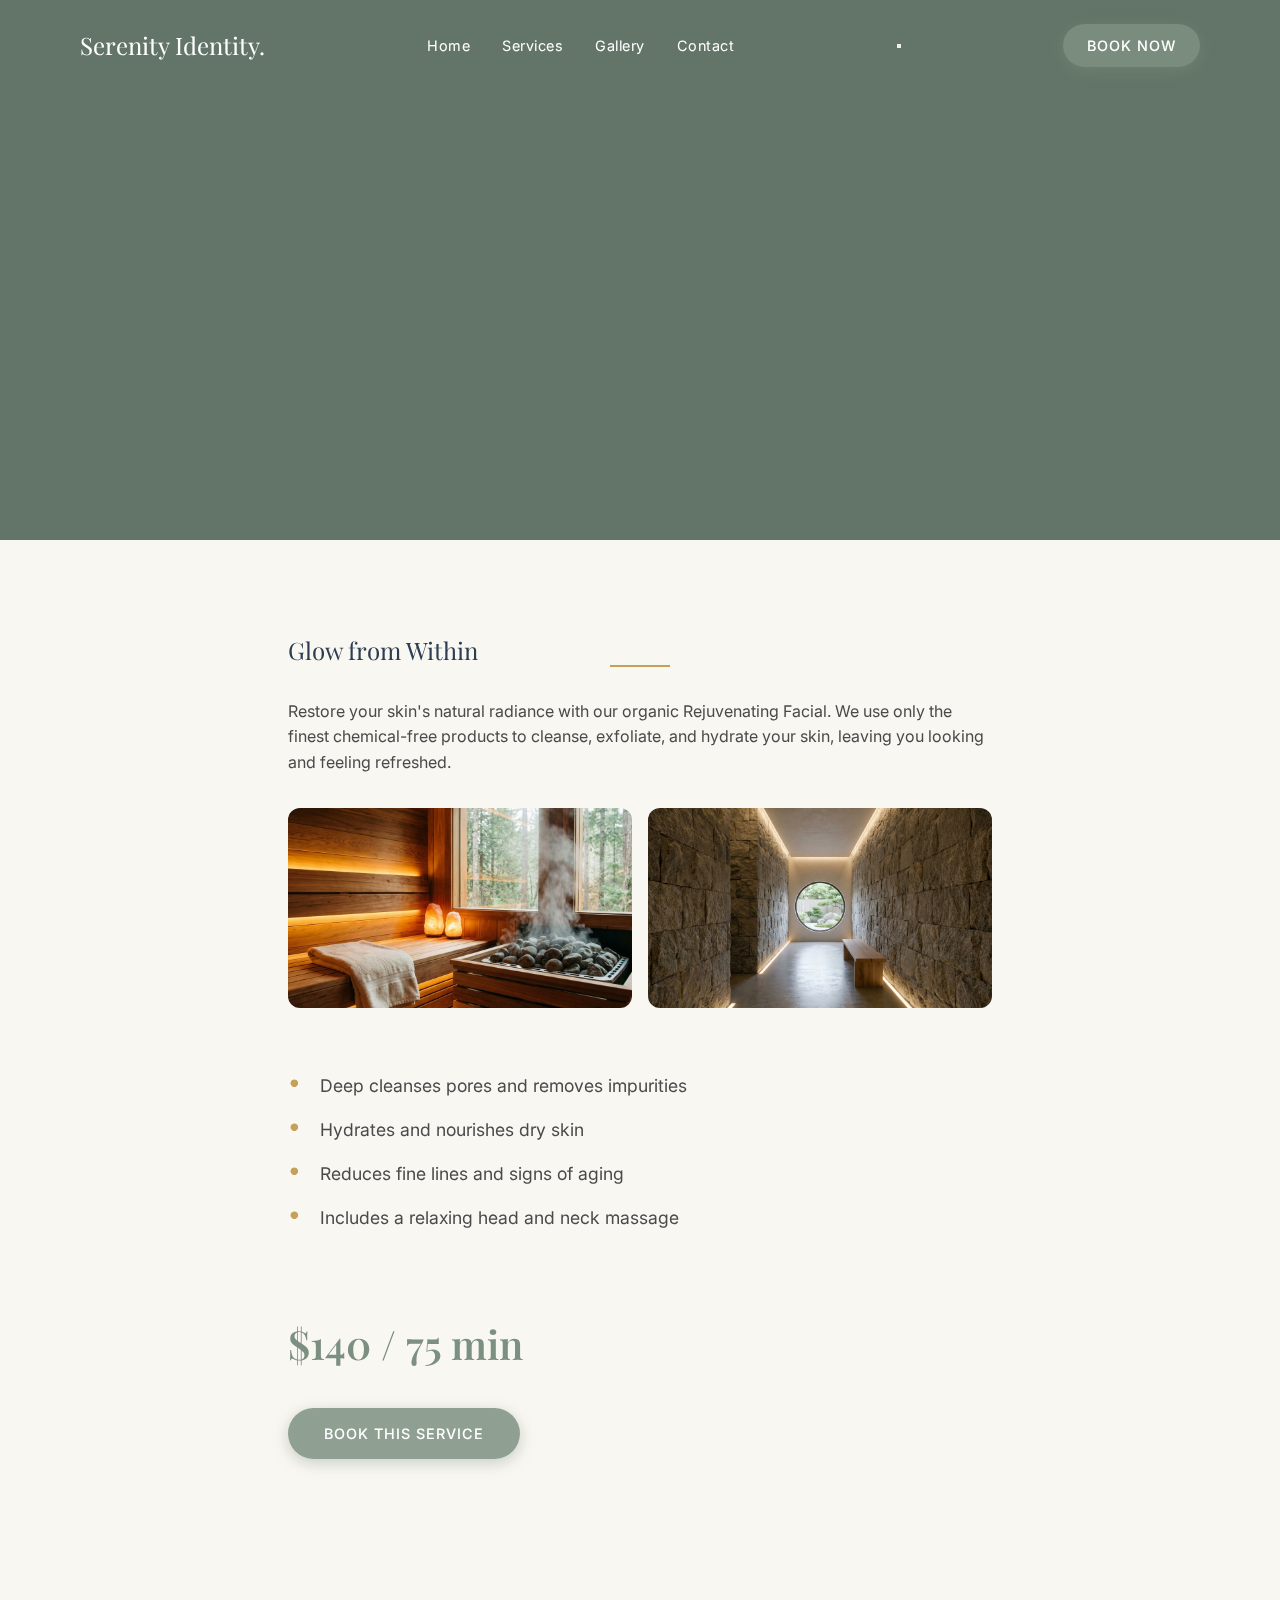
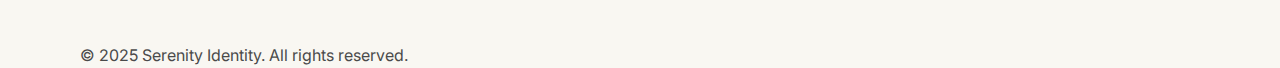
<file: wife-spa-site-demo/facial.html>
<!DOCTYPE html>
<html lang="en">

<head>
    <meta charset="UTF-8">
    <meta name="viewport" content="width=device-width, initial-scale=1.0">
    <title>Rejuvenating Facial | Serenity Identity</title>
    <!-- Fonts -->
    <link rel="preconnect" href="https://fonts.googleapis.com">
    <link rel="preconnect" href="https://fonts.gstatic.com" crossorigin>
    <link
        href="https://fonts.googleapis.com/css2?family=Inter:wght@300;400;500&family=Playfair Display:ital,wght@0,400;0,600;1,400&display=swap"
        rel="stylesheet">
    <link rel="stylesheet" href="styles.css">
</head>

<body>
    <header class="header">
        <div class="container header-container">
            <a href="index.html" class="logo">Serenity Identity.</a>
            <nav class="nav">
                <ul class="nav-list">
                    <li><a href="index.html" class="nav-link">Home</a></li>
                    <li><a href="index.html#services" class="nav-link">Services</a></li>
                    <li><a href="index.html#gallery" class="nav-link">Gallery</a></li>
                    <li><a href="index.html#contact" class="nav-link">Contact</a></li>
                </ul>
            </nav>
            <button class="menu-toggle" aria-label="Toggle Menu">
                <span></span><span></span><span></span>
            </button>
            <a href="index.html#book" class="btn btn-primary nav-cta">Book Now</a>
        </div>
    </header>

    <main>
        <!-- Page Hero -->
        <section class="page-hero">
            <div class="hero-bg" style="background-image: url('service-facial.png');"></div>
            <div class="hero-overlay"></div>
            <div class="container hero-content">
                <h1 class="fade-in-up">Rejuvenating Facial</h1>
            </div>
        </section>

        <!-- Service Details (Redesigned) -->
        <section class="section">
            <div class="container page-content glass-container scroll-reveal">
                <h2 class="">Glow from Within</h2>
                <div class="separator"></div>

                <p style="margin-top: 2rem;">
                    Restore your skin's natural radiance with our organic Rejuvenating Facial.
                    We use only the finest chemical-free products to cleanse, exfoliate, and hydrate your skin,
                    leaving you looking and feeling refreshed.
                </p>

                <!-- Mini Gallery -->
                <div class="mini-gallery">
                    <!-- Reusing varied images for diversity -->
                    <img src="service-sauna.png" alt="Spa Texture" class="rounded-shadow">
                    <img src="gallery-1.png" alt="Spa Interior" class="rounded-shadow">
                </div>

                <ul class="benefits-list">
                    <li>Deep cleanses pores and removes impurities</li>
                    <li>Hydrates and nourishes dry skin</li>
                    <li>Reduces fine lines and signs of aging</li>
                    <li>Includes a relaxing head and neck massage</li>
                </ul>

                <span class="price-tag">$140 / 75 min</span>

                <a href="index.html#contact" class="btn btn-primary">Book This Service</a>
            </div>
        </section>
    </main>

    <footer class="footer">
        <div class="container">
            <p>&copy; 2025 Serenity Identity. All rights reserved.</p>
        </div>
    </footer>

    <script src="script.js"></script>
</body>

</html>
</file>
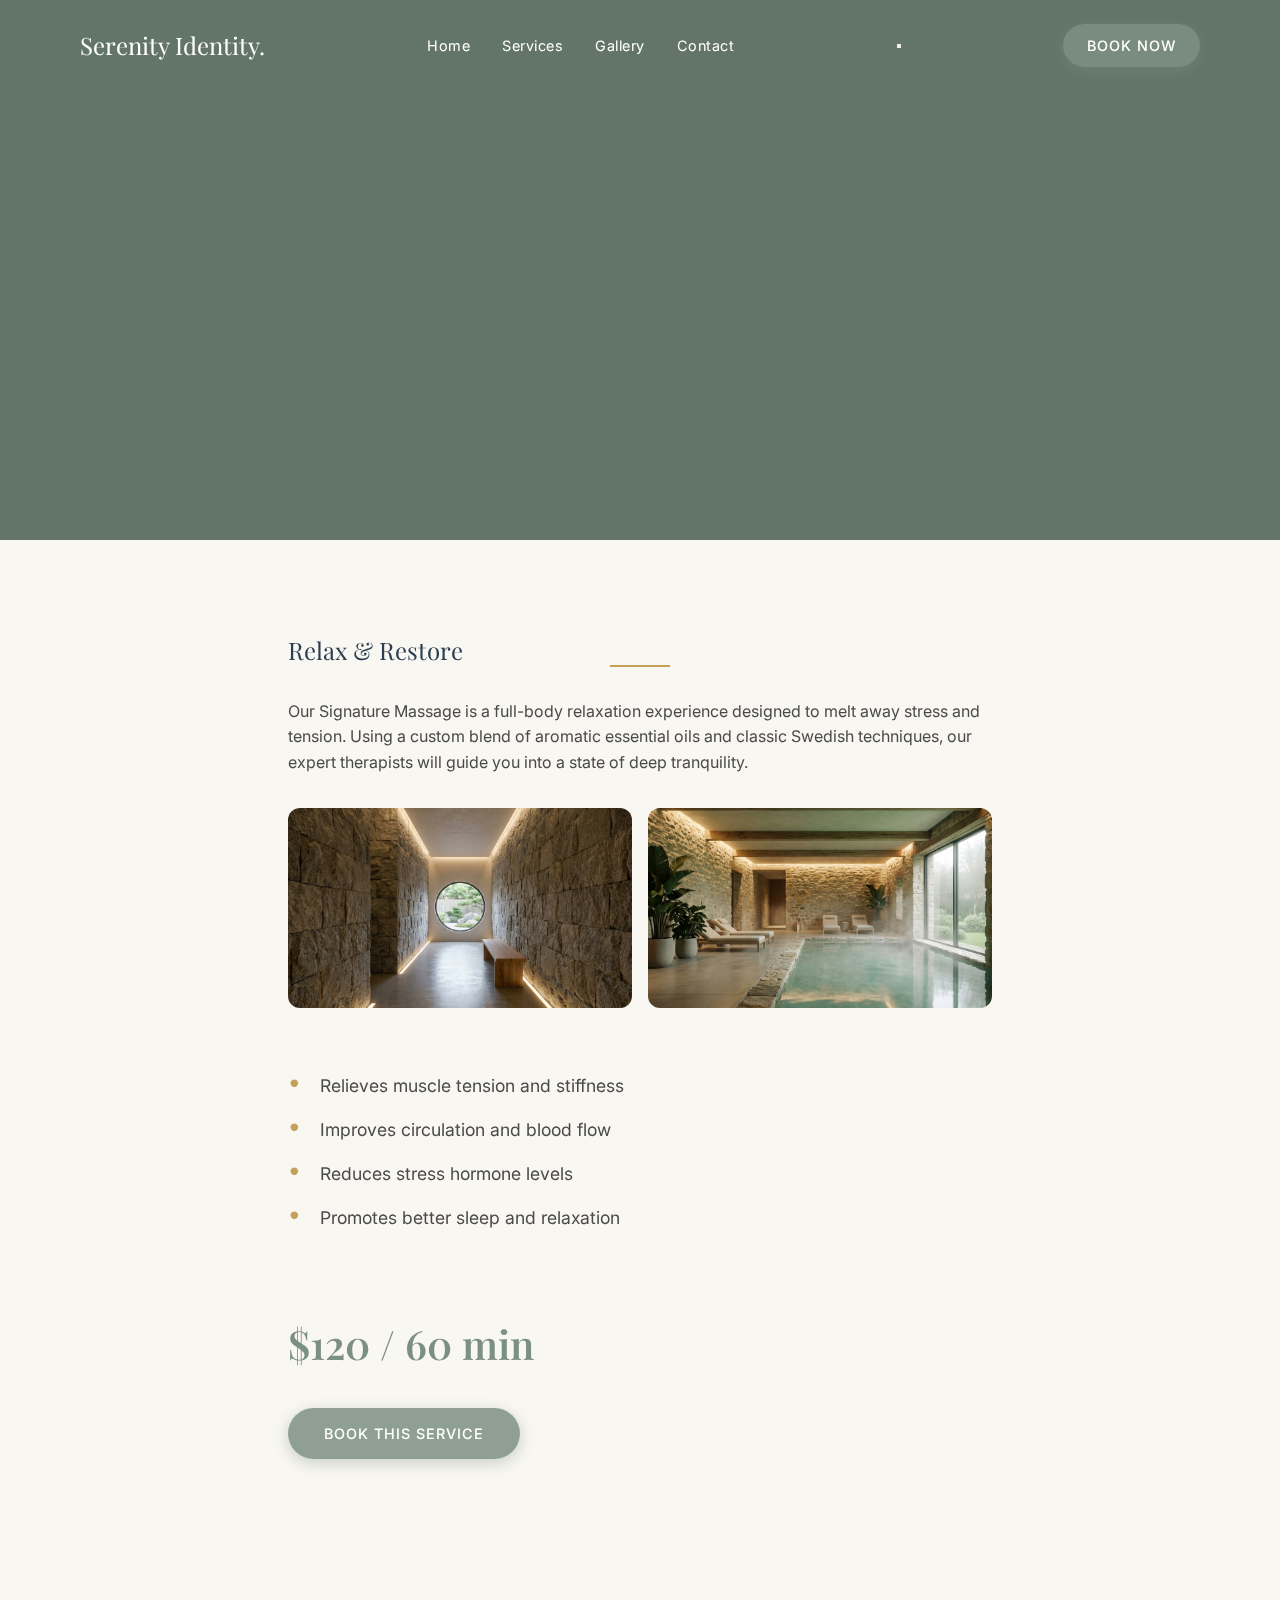
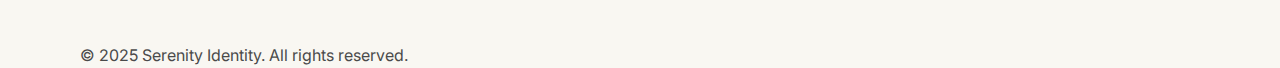
<file: wife-spa-site-demo/massage.html>
<!DOCTYPE html>
<html lang="en">

<head>
    <meta charset="UTF-8">
    <meta name="viewport" content="width=device-width, initial-scale=1.0">
    <title>Signature Massage | Serenity Identity</title>
    <!-- Fonts -->
    <link rel="preconnect" href="https://fonts.googleapis.com">
    <link rel="preconnect" href="https://fonts.gstatic.com" crossorigin>
    <link
        href="https://fonts.googleapis.com/css2?family=Inter:wght@300;400;500&family=Playfair Display:ital,wght@0,400;0,600;1,400&display=swap"
        rel="stylesheet">
    <link rel="stylesheet" href="styles.css">
</head>

<body>
    <header class="header">
        <div class="container header-container">
            <a href="index.html" class="logo">Serenity Identity.</a>
            <nav class="nav">
                <ul class="nav-list">
                    <li><a href="index.html" class="nav-link">Home</a></li>
                    <li><a href="index.html#services" class="nav-link">Services</a></li>
                    <li><a href="index.html#gallery" class="nav-link">Gallery</a></li>
                    <li><a href="index.html#contact" class="nav-link">Contact</a></li>
                </ul>
            </nav>
            <button class="menu-toggle" aria-label="Toggle Menu">
                <span></span><span></span><span></span>
            </button>
            <a href="index.html#book" class="btn btn-primary nav-cta">Book Now</a>
        </div>
    </header>

    <main>
        <!-- Page Hero -->
        <section class="page-hero">
            <div class="hero-bg" style="background-image: url('service-massage.png');"></div>
            <div class="hero-overlay"></div>
            <div class="container hero-content">
                <h1 class="fade-in-up">Signature Massage</h1>
            </div>
        </section>

        <!-- Service Details (Redesigned) -->
        <section class="section">
            <div class="container page-content glass-container scroll-reveal">
                <h2 class="">Relax & Restore</h2>
                <div class="separator"></div>

                <p style="margin-top: 2rem;">
                    Our Signature Massage is a full-body relaxation experience designed to melt away stress and tension.
                    Using a custom blend of aromatic essential oils and classic Swedish techniques, our expert
                    therapists
                    will guide you into a state of deep tranquility.
                </p>

                <!-- Mini Gallery -->
                <div class="mini-gallery">
                    <img src="gallery-1.png" alt="Spa Detail" class="rounded-shadow">
                    <img src="hero-bg.png" alt="Relaxing Environment" class="rounded-shadow">
                </div>

                <ul class="benefits-list">
                    <li>Relieves muscle tension and stiffness</li>
                    <li>Improves circulation and blood flow</li>
                    <li>Reduces stress hormone levels</li>
                    <li>Promotes better sleep and relaxation</li>
                </ul>

                <span class="price-tag">$120 / 60 min</span>

                <a href="index.html#contact" class="btn btn-primary">Book This Service</a>
            </div>
        </section>
    </main>

    <footer class="footer">
        <div class="container">
            <p>&copy; 2025 Serenity Identity. All rights reserved.</p>
        </div>
    </footer>

    <script src="script.js"></script>
</body>

</html>
</file>
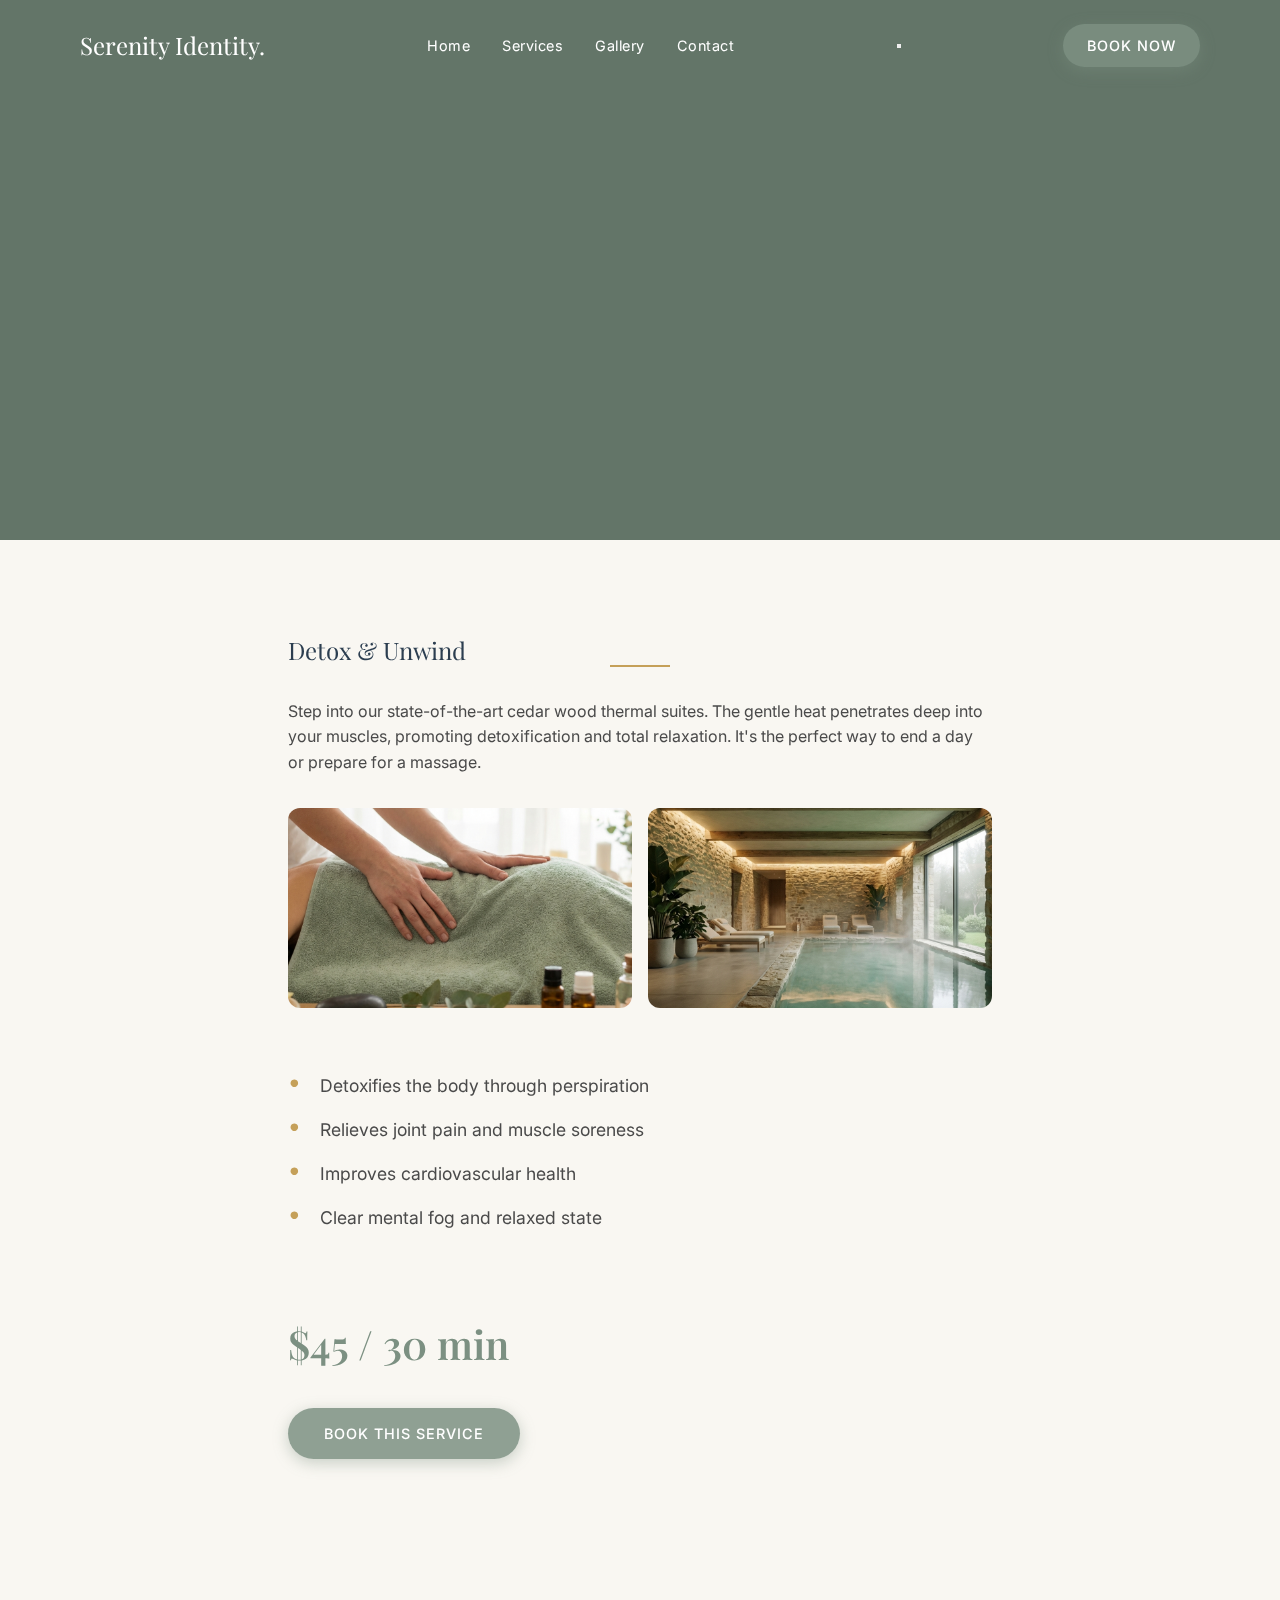
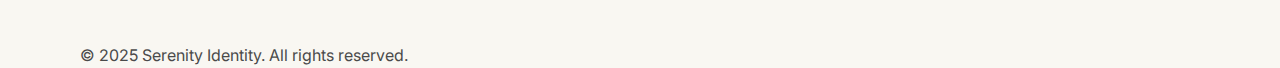
<file: wife-spa-site-demo/sauna.html>
<!DOCTYPE html>
<html lang="en">

<head>
    <meta charset="UTF-8">
    <meta name="viewport" content="width=device-width, initial-scale=1.0">
    <title>Thermal Sauna | Serenity Identity</title>
    <!-- Fonts -->
    <link rel="preconnect" href="https://fonts.googleapis.com">
    <link rel="preconnect" href="https://fonts.gstatic.com" crossorigin>
    <link
        href="https://fonts.googleapis.com/css2?family=Inter:wght@300;400;500&family=Playfair Display:ital,wght@0,400;0,600;1,400&display=swap"
        rel="stylesheet">
    <link rel="stylesheet" href="styles.css">
</head>

<body>
    <header class="header">
        <div class="container header-container">
            <a href="index.html" class="logo">Serenity Identity.</a>
            <nav class="nav">
                <ul class="nav-list">
                    <li><a href="index.html" class="nav-link">Home</a></li>
                    <li><a href="index.html#services" class="nav-link">Services</a></li>
                    <li><a href="index.html#gallery" class="nav-link">Gallery</a></li>
                    <li><a href="index.html#contact" class="nav-link">Contact</a></li>
                </ul>
            </nav>
            <button class="menu-toggle" aria-label="Toggle Menu">
                <span></span><span></span><span></span>
            </button>
            <a href="index.html#book" class="btn btn-primary nav-cta">Book Now</a>
        </div>
    </header>

    <main>
        <!-- Page Hero -->
        <section class="page-hero">
            <div class="hero-bg" style="background-image: url('service-sauna.png');"></div>
            <div class="hero-overlay"></div>
            <div class="container hero-content">
                <h1 class="fade-in-up">Thermal Sauna</h1>
            </div>
        </section>

        <!-- Service Details (Redesigned) -->
        <section class="section">
            <div class="container page-content glass-container scroll-reveal">
                <h2 class="">Detox & Unwind</h2>
                <div class="separator"></div>

                <p style="margin-top: 2rem;">
                    Step into our state-of-the-art cedar wood thermal suites. The gentle heat penetrates deep into your
                    muscles,
                    promoting detoxification and total relaxation. It's the perfect way to end a day or prepare for a
                    massage.
                </p>

                <!-- Mini Gallery -->
                <div class="mini-gallery">
                    <img src="service-massage.png" alt="Relaxation" class="rounded-shadow">
                    <img src="hero-bg.png" alt="Spa Environment" class="rounded-shadow">
                </div>

                <ul class="benefits-list">
                    <li>Detoxifies the body through perspiration</li>
                    <li>Relieves joint pain and muscle soreness</li>
                    <li>Improves cardiovascular health</li>
                    <li>Clear mental fog and relaxed state</li>
                </ul>

                <span class="price-tag">$45 / 30 min</span>

                <a href="index.html#contact" class="btn btn-primary">Book This Service</a>
            </div>
        </section>
    </main>

    <footer class="footer">
        <div class="container">
            <p>&copy; 2025 Serenity Identity. All rights reserved.</p>
        </div>
    </footer>

    <script src="script.js"></script>
</body>

</html>
</file>
<file: styles.css>
/* 
   Fluid Design + Material Design 3 + Liquid Glass 
   Theme: Subtle Blue, White, Fluid animations
*/

:root {
    --md-sys-color-primary: #005ac1;
    --md-sys-color-on-primary: #ffffff;
    --md-sys-color-primary-container: #d8e2ff;
    --md-sys-color-on-primary-container: #001a41;

    --md-sys-color-secondary: #575e71;
    --md-sys-color-secondary-container: #dbe2f9;
    --md-sys-color-on-secondary-container: #141b2c;

    --md-sys-color-surface: #fdfbff;
    --md-sys-color-on-surface: #1a1b1f;
    --md-sys-color-surface-variant: #e1e2ec;

    --glass-bg: rgba(255, 255, 255, 0.65);
    --glass-border: rgba(255, 255, 255, 0.5);
    --glass-shadow: 0 8px 32px 0 rgba(31, 38, 135, 0.1);

    --gradient-1: #e0f7fa;
    --gradient-2: #e8eaf6;
    --gradient-3: #f3e5f5;

    --radius-lg: 24px;
    --radius-md: 16px;
    --radius-sm: 8px;

    --transition-standard: all 0.3s cubic-bezier(0.25, 0.8, 0.25, 1);

    --nav-bg: rgba(255, 255, 255, 0.8);
    --card-bg: white;
}

/* Dark Mode Overrides */
body.dark-mode {
    --nav-bg: rgba(30, 30, 30, 0.8);
    --card-bg: rgba(40, 40, 40, 0.9);
    --md-sys-color-primary: #aecbfa;
    --md-sys-color-on-primary: #002e6f;
    --md-sys-color-primary-container: #004494;
    --md-sys-color-on-primary-container: #d8e2ff;

    --md-sys-color-secondary: #bec6dc;
    --md-sys-color-secondary-container: #404659;
    --md-sys-color-on-secondary-container: #dbe2f9;

    --md-sys-color-surface: #121212;
    --md-sys-color-on-surface: #e3e2e6;
    --md-sys-color-surface-variant: #44474f;

    --glass-bg: rgba(30, 30, 30, 0.65);
    --glass-border: rgba(255, 255, 255, 0.1);
    --glass-shadow: 0 8px 32px 0 rgba(0, 0, 0, 0.3);

    --gradient-1: #050505;
    --gradient-2: #0a0e17;
    --gradient-3: #100c14;
}

/* Reset & Base */
* {
    margin: 0;
    padding: 0;
    box-sizing: border-box;
}

html {
    scroll-behavior: smooth;
}

body {
    font-family: 'Inter', sans-serif;
    background-color: var(--md-sys-color-surface);
    color: var(--md-sys-color-on-surface);
    line-height: 1.6;
    overflow-x: hidden;
}

/* Backgrounds */
.fluid-background {
    position: fixed;
    top: 0;
    left: 0;
    width: 100%;
    height: 100vh;
    z-index: -2;
    background: radial-gradient(circle at 10% 20%, var(--gradient-1) 0%, transparent 20%),
        radial-gradient(circle at 90% 80%, var(--gradient-2) 0%, transparent 25%),
        radial-gradient(circle at 50% 50%, var(--gradient-3) 0%, transparent 30%);
    background-size: 200% 200%;
    animation: fluidMove 20s ease infinite;
}

@keyframes fluidMove {
    0% {
        background-position: 0% 50%;
    }

    50% {
        background-position: 100% 50%;
    }

    100% {
        background-position: 0% 50%;
    }
}

.particles {
    position: fixed;
    top: 0;
    left: 0;
    width: 100%;
    height: 100%;
    z-index: -1;
    pointer-events: none;
    /* JS will populate this if needed, or we use CSS bubbles */
}

/* Utilities */
.container {
    max-width: 1200px;
    margin: 0 auto;
    padding: 0 24px;
}

.glass-card {
    background: var(--glass-bg);
    backdrop-filter: blur(12px);
    -webkit-backdrop-filter: blur(12px);
    border: 1px solid var(--glass-border);
    border-radius: var(--radius-lg);
    box-shadow: var(--glass-shadow);
    transition: var(--transition-standard);
}

.glass-card:hover {
    transform: translateY(-5px);
    box-shadow: 0 12px 40px 0 rgba(31, 38, 135, 0.15);
    background: rgba(255, 255, 255, 0.75);
}

.section-title {
    font-size: 2rem;
    font-weight: 700;
    margin-bottom: 2rem;
    color: var(--md-sys-color-primary);
    position: relative;
    display: inline-block;
}

.section-title::after {
    content: '';
    position: absolute;
    bottom: -5px;
    left: 0;
    width: 60px;
    height: 4px;
    background: var(--md-sys-color-primary);
    border-radius: 2px;
}

/* Navigation */
.glass-nav {
    position: fixed;
    top: 0;
    left: 0;
    width: 100%;
    z-index: 1000;
    padding: 1rem 0;
    background: var(--nav-bg);
    backdrop-filter: blur(20px);
    border-bottom: 1px solid var(--glass-border);
    transition: all 0.3s ease;
}

.nav-content {
    max-width: 1200px;
    margin: 0 auto;
    display: flex;
    justify-content: space-between;
    align-items: center;
    padding: 0 24px;
}

.logo {
    font-size: 1.5rem;
    font-weight: 800;
    color: var(--md-sys-color-primary);
    text-decoration: none;
    letter-spacing: -1px;
}

.nav-links {
    display: flex;
    gap: 2rem;
    list-style: none;
    align-items: center;
}

.nav-actions {
    display: flex;
    align-items: center;
    gap: 1rem;
}

.theme-toggle {
    background: none;
    border: none;
    cursor: pointer;
    color: var(--md-sys-color-on-surface);
    display: flex;
    align-items: center;
    justify-content: center;
    padding: 8px;
    border-radius: 50%;
    transition: var(--transition-standard);
}

.theme-toggle:hover {
    background: var(--md-sys-color-surface-variant);
    transform: rotate(15deg);
}

.nav-links a {
    text-decoration: none;
    color: var(--md-sys-color-on-surface);
    font-weight: 500;
    position: relative;
    transition: color 0.3s ease;
}

.nav-links a::after {
    content: '';
    position: absolute;
    width: 0;
    height: 2px;
    bottom: -4px;
    left: 0;
    background-color: var(--md-sys-color-primary);
    transition: width 0.3s ease;
}

.nav-links a:hover::after {
    width: 100%;
}

.mobile-menu-btn {
    display: none;
    background: none;
    border: none;
    cursor: pointer;
    color: var(--md-sys-color-on-surface);
}

/* Hero Section */
.hero {
    position: relative;
    height: 100vh;
    display: flex;
    align-items: center;
    justify-content: center;
    overflow: hidden;
    padding-top: 60px;
    /* Nav height */
}

.hero-bg-wrapper {
    position: absolute;
    top: 0;
    left: 0;
    width: 100%;
    height: 100%;
    z-index: -1;
}

.hero-bg {
    width: 100%;
    height: 100%;
    background-size: cover;
    background-position: center;
    filter: blur(2px) brightness(0.9);
    transform: scale(1.1);
    /* Gentle zoom */
    animation: slowZoom 20s infinite alternate;
}

.hero-overlay {
    position: absolute;
    top: 0;
    left: 0;
    width: 100%;
    height: 100%;
    background: linear-gradient(to bottom, rgba(255, 255, 255, 0.2), rgba(255, 255, 255, 0.8));
}

@keyframes slowZoom {
    from {
        transform: scale(1.1);
    }

    to {
        transform: scale(1.0);
    }
}

.profile-card {
    display: flex;
    align-items: center;
    padding: 3rem;
    gap: 3rem;
    max-width: 900px;
    width: 100%;
}

.profile-img-container {
    position: relative;
    flex-shrink: 0;
}

.profile-img {
    width: 200px;
    height: 200px;
    border-radius: 50%;
    object-fit: cover;
    border: 4px solid white;
    box-shadow: 0 4px 20px rgba(0, 0, 0, 0.2);
}

.status-indicator {
    position: absolute;
    bottom: 15px;
    right: 15px;
    width: 20px;
    height: 20px;
    background-color: #4caf50;
    border: 3px solid white;
    border-radius: 50%;
}

.profile-info h1 {
    font-size: 3.5rem;
    margin-bottom: 0.5rem;
    background: linear-gradient(45deg, var(--md-sys-color-primary), #003c8f);
    background-clip: text;
    -webkit-background-clip: text;
    -webkit-text-fill-color: transparent;
}

.typing-text {
    font-family: 'Roboto Mono', monospace;
    font-size: 1.5rem;
    color: var(--md-sys-color-secondary);
    margin-bottom: 0.5rem;
    border-right: 2px solid var(--md-sys-color-primary);
    white-space: nowrap;
    overflow: hidden;
    width: 0;
    animation: typing 3s steps(30, end) forwards, blink 0.75s step-end infinite;
}

@keyframes typing {
    from {
        width: 0
    }

    to {
        width: 100%
    }
}

@keyframes blink {

    from,
    to {
        border-color: transparent
    }

    50% {
        border-color: var(--md-sys-color-primary)
    }
}

.tagline {
    font-size: 1.1rem;
    color: var(--md-sys-color-secondary);
    margin-bottom: 2rem;
}

.social-links {
    display: flex;
    gap: 1rem;
}

.social-btn {
    display: flex;
    align-items: center;
    justify-content: center;
    width: 50px;
    height: 50px;
    border-radius: 50%;
    background: var(--card-bg);
    color: var(--md-sys-color-primary);
    box-shadow: 0 4px 10px rgba(0, 0, 0, 0.1);
    transition: var(--transition-standard);
    text-decoration: none;
}

.social-btn:hover {
    transform: translateY(-5px) rotate(10deg);
    background: var(--md-sys-color-primary);
    color: white;
}

.icon {
    width: 24px;
    height: 24px;
}

.scroll-down-indicator {
    position: absolute;
    bottom: 30px;
    left: 50%;
    transform: translateX(-50%);
    color: var(--md-sys-color-primary);
    animation: bounce 2s infinite;
}

@keyframes bounce {

    0%,
    20%,
    50%,
    80%,
    100% {
        transform: translateX(-50%) translateY(0);
    }

    40% {
        transform: translateX(-50%) translateY(-10px);
    }

    60% {
        transform: translateX(-50%) translateY(-5px);
    }
}


/* Animations classes */
.fade-in-up {
    animation: fadeInUp 1s ease-out;
}

@keyframes fadeInUp {
    from {
        opacity: 0;
        transform: translateY(30px);
    }

    to {
        opacity: 1;
        transform: translateY(0);
    }
}

.scroll-reveal {
    opacity: 0;
    transform: translateY(50px);
    transition: all 0.8s ease-out;
}

.scroll-reveal.visible {
    opacity: 1;
    transform: translateY(0);
}


/* Sections */
main {
    padding-bottom: 4rem;
}

.section {
    padding: 6rem 0;
}

.highlight {
    color: var(--md-sys-color-primary);
    font-weight: 600;
}

/* Stats */
.stats-grid {
    display: grid;
    grid-template-columns: repeat(auto-fit, minmax(200px, 1fr));
    gap: 2rem;
    margin-top: 3rem;
}

.stat-card {
    text-align: center;
    padding: 2rem;
    background: var(--glass-bg);
    border-radius: var(--radius-md);
    border: 1px solid var(--glass-border);
    backdrop-filter: blur(12px);
    -webkit-backdrop-filter: blur(12px);
    box-shadow: var(--glass-shadow);
}

.stat-card span {
    font-size: 3rem;
    color: var(--md-sys-color-primary);
    margin-bottom: 1rem;
}

/* Skills */
.skills-wrapper {
    display: grid;
    grid-template-columns: repeat(auto-fit, minmax(280px, 1fr));
    gap: 2rem;
}

.skill-category {
    padding: 2rem;
}

.skill-category h3 {
    display: flex;
    align-items: center;
    gap: 0.5rem;
    margin-bottom: 1.5rem;
    font-size: 1.25rem;
}

.tags {
    display: flex;
    flex-wrap: wrap;
    gap: 0.8rem;
}

.tag {
    background: var(--md-sys-color-primary-container);
    color: var(--md-sys-color-on-primary-container);
    padding: 0.5rem 1rem;
    border-radius: 50px;
    font-size: 0.9rem;
    font-weight: 500;
    transition: var(--transition-standard);
}

.tag:hover {
    background: var(--md-sys-color-primary);
    color: white;
}

/* Timeline/Experience */
.timeline {
    display: flex;
    flex-direction: column;
    gap: 2rem;
    position: relative;
}

.timeline::before {
    content: '';
    position: absolute;
    top: 0;
    left: 20px;
    /* Adjust for mobile? */
    height: 100%;
    width: 2px;
    background: var(--md-sys-color-surface-variant);
    z-index: -1;
}

.timeline-item {
    padding: 2rem;
    margin-left: 2rem;
    /* Indent for timeline line */
    position: relative;
}

.timeline-item::before {
    content: '';
    position: absolute;
    left: -2.6rem;
    top: 2.5rem;
    width: 16px;
    height: 16px;
    border-radius: 50%;
    background: var(--md-sys-color-primary);
    border: 3px solid white;
    box-shadow: 0 0 0 3px var(--md-sys-color-primary-container);
}

.timeline-date {
    font-size: 0.9rem;
    font-weight: 600;
    color: var(--md-sys-color-secondary);
    margin-bottom: 0.5rem;
}

.timeline-content h3 {
    margin-bottom: 0.2rem;
}

.timeline-content h4 {
    font-weight: 500;
    color: var(--md-sys-color-primary);
    margin-bottom: 1rem;
}

.job-details {
    list-style: none;
    padding-left: 0;
}

.job-details li {
    margin-bottom: 0.5rem;
    padding-left: 1.5rem;
    position: relative;
}

.job-details li::before {
    content: '•';
    position: absolute;
    left: 0;
    color: var(--md-sys-color-primary);
}


/* Education Layout */
.dual-column {
    display: grid;
    grid-template-columns: 1fr 1fr;
    gap: 2rem;
}

.list-card {
    padding: 2rem;
}

.list-item {
    display: flex;
    align-items: flex-start;
    gap: 1rem;
    margin-bottom: 1.5rem;
}

.list-item:last-child {
    margin-bottom: 0;
}

.list-item .icon {
    font-size: 2rem;
    color: var(--md-sys-color-primary);
    background: var(--md-sys-color-surface);
    padding: 8px;
    border-radius: 12px;
}

/* Interests */
.interests-container {
    display: flex;
    justify-content: center;
    gap: 2rem;
    flex-wrap: wrap;
}

.glass-pill {
    display: flex;
    align-items: center;
    gap: 1rem;
    padding: 1rem 2rem;
    background: var(--card-bg);
    border-radius: 50px;
    box-shadow: 0 4px 15px rgba(0, 0, 0, 0.05);
    font-weight: 600;
    font-size: 1.1rem;
}

/* Footer */
.footer {
    text-align: center;
    padding: 4rem 2rem;
    margin-top: 4rem;
}

.contact-grid {
    display: flex;
    justify-content: center;
    gap: 2rem;
    margin: 2rem 0;
    flex-wrap: wrap;
}

.contact-card {
    display: flex;
    flex-direction: column;
    align-items: center;
    gap: 1rem;
    padding: 2rem;
    background: var(--card-bg);
    border-radius: 20px;
    text-decoration: none;
    color: var(--md-sys-color-on-surface);
    width: 200px;
    transition: var(--transition-standard);
    box-shadow: 0 4px 10px rgba(0, 0, 0, 0.05);
}

.contact-card:hover {
    transform: translateY(-5px);
    color: var(--md-sys-color-primary);
    box-shadow: 0 10px 25px rgba(0, 0, 0, 0.1);
}

.contact-card span:first-child {
    font-size: 2.5rem;
    color: var(--md-sys-color-primary);
}

.copyright {
    color: var(--md-sys-color-secondary);
    font-size: 0.9rem;
}


/* Responsive */
@media (max-width: 900px) {
    .profile-card {
        flex-direction: column;
        text-align: center;
        padding: 2rem;
    }

    .profile-info h1 {
        font-size: 2.5rem;
    }

    .typing-text {
        margin: 0 auto 0.5rem;
    }

    .social-links {
        justify-content: center;
    }

    .dual-column {
        grid-template-columns: 1fr;
    }

    .status-indicator {
        right: 40px;
        /* Adjust for centered image */
    }
}

@media (max-width: 768px) {
    .nav-links {
        display: none;
        /* Add JS toggle later if needed, or simple scrolling */
    }

    .mobile-menu-btn {
        display: block;
    }

    /* Mobile menu when active */
    .nav-links.mobile-active {
        display: flex;
        flex-direction: column;
        position: absolute;
        top: 100%;
        left: 0;
        width: 100%;
        background: rgba(255, 255, 255, 0.95);
        padding: 2rem;
        box-shadow: 0 4px 20px rgba(0, 0, 0, 0.1);
        backdrop-filter: blur(20px);
        border-bottom: 1px solid var(--glass-border);
    }

    /* Dark mode mobile menu */
    body.dark-mode .nav-links.mobile-active {
        background: rgba(30, 30, 30, 0.95);
        box-shadow: 0 4px 20px rgba(0, 0, 0, 0.5);
    }

    body.dark-mode .nav-links.mobile-active a {
        color: var(--md-sys-color-on-surface);
    }

    .timeline::before {
        left: 0;
    }

    .timeline-item {
        margin-left: 1rem;
    }

    .timeline-item::before {
        left: -1.55rem;
    }
}
</file>
<file: swiftllm/colors_and_type.css>
/* ============================================================
   SwiftLLM Design System — Colors & Type
   Apple-inspired, neutral-dominant, single-accent.
   ============================================================ */

@import url('https://fonts.googleapis.com/css2?family=Inter:wght@400;500;600;700;800&family=JetBrains+Mono:wght@400;500;600&display=swap');

:root {
  /* ---------- TYPOGRAPHY ---------- */
  --font-sans: 'Inter', -apple-system, BlinkMacSystemFont, 'SF Pro Display', 'Segoe UI', sans-serif;
  --font-mono: 'SF Mono', 'JetBrains Mono', 'Fira Code', ui-monospace, monospace;

  /* Fluid display scale */
  --text-display: clamp(56px, 9vw, 96px);     /* hero */
  --text-h1:      clamp(40px, 5.5vw, 56px);   /* page title */
  --text-h2:      clamp(28px, 4vw, 40px);     /* section title */
  --text-h3:      clamp(20px, 2.2vw, 24px);   /* subsection */
  --text-h4:      16px;                        /* card title */
  --text-lead:    clamp(17px, 2vw, 21px);     /* subtitle */
  --text-body:    15px;
  --text-small:   13px;
  --text-meta:    12px;
  --text-micro:   11px;
  --text-eyebrow: 11px;                        /* uppercase label */

  /* Weights */
  --w-regular: 400;
  --w-medium:  500;
  --w-semibold: 600;
  --w-bold:    700;
  --w-heavy:   800;

  /* Line heights */
  --lh-display: 1.02;
  --lh-heading: 1.1;
  --lh-body:    1.6;
  --lh-dense:   1.4;

  /* Tracking */
  --tr-tight:    -0.025em;   /* hero */
  --tr-snug:     -0.015em;   /* sections */
  --tr-normal:   -0.005em;   /* body headings */
  --tr-body:      0;
  --tr-loose:     0.12em;    /* eyebrows */

  /* ---------- COLORS — NEUTRALS ---------- */
  --black:      #000000;
  --ink:        #1d1d1f;      /* near-black Apple chrome */
  --ink-2:      #2c2c2e;
  --gray-600:   #424245;
  --gray-500:   #6e6e73;
  --gray-400:   #86868b;
  --gray-300:   #a1a1a6;
  --gray-200:   #d2d2d7;
  --gray-100:   #e8e8ed;
  --gray-75:    #f2f2f5;
  --gray-50:    #f5f5f7;      /* apple.com mist */
  --gray-25:    #fafafa;
  --white:      #ffffff;

  /* ---------- SEMANTIC TEXT ---------- */
  --fg-primary:   var(--black);
  --fg-secondary: var(--gray-500);
  --fg-tertiary:  var(--gray-400);
  --fg-disabled:  var(--gray-300);
  --fg-inverse:   var(--white);

  /* ---------- SEMANTIC SURFACE ---------- */
  --bg-primary:   var(--white);
  --bg-mist:      var(--gray-50);
  --bg-card:      var(--white);
  --bg-flat:      var(--gray-50);
  --bg-ink:       var(--ink);
  --bg-black:     var(--black);

  /* ---------- ACCENTS (Apple system) ---------- */
  --blue:         #0071e3;
  --blue-hover:   #0077ed;
  --blue-press:   #0062c7;
  --blue-wash:    #f0f6ff;
  --blue-tint:    rgba(0, 113, 227, 0.08);

  --green:        #34c759;
  --green-wash:   #f0fdf4;
  --orange:       #ff9500;
  --orange-wash:  #fff7ed;
  --red:          #ff3b30;
  --red-wash:     #fef2f2;
  --purple:       #af52de;
  --purple-wash:  #f8f0ff;
  --pink:         #ff2d55;
  --pink-wash:    #fdf2f8;
  --teal:         #00c7be;
  --teal-wash:    #ecfeff;
  --indigo:       #5856d6;
  --indigo-wash:  #eef2ff;
  --yellow:       #ffcc00;
  --yellow-wash:  #fefce8;

  /* ---------- BORDERS / HAIRLINES ---------- */
  --border-hair:   1px solid rgba(0,0,0,0.06);
  --border-subtle: 1px solid var(--gray-100);
  --border-strong: 1px solid var(--gray-200);
  --border-accent: 1px solid var(--blue);

  /* ---------- RADII ---------- */
  --r-2:  2px;
  --r-4:  4px;
  --r-6:  6px;
  --r-8:  8px;
  --r-10: 10px;
  --r-12: 12px;
  --r-14: 14px;
  --r-16: 16px;
  --r-20: 20px;
  --r-22: 22px;   /* pill button */
  --r-28: 28px;
  --r-full: 9999px;

  /* ---------- SHADOWS ---------- */
  --shadow-0: none;
  --shadow-1: 0 1px 2px rgba(0,0,0,0.04);
  --shadow-2: 0 6px 20px rgba(0,0,0,0.04);
  --shadow-3: 0 8px 30px rgba(0,0,0,0.06);
  --shadow-4: 0 16px 48px rgba(0,0,0,0.08);
  --shadow-focus: 0 0 0 3px rgba(0,113,227,0.35);

  /* ---------- GLASS ---------- */
  --glass-nav:   rgba(255,255,255,0.72);
  --glass-panel: rgba(255,255,255,0.64);
  --glass-blur:  saturate(180%) blur(20px);
  --glass-blur-strong: saturate(200%) blur(40px);

  /* ---------- SPACING ---------- */
  --s-1:  4px;
  --s-2:  8px;
  --s-3:  12px;
  --s-4:  16px;
  --s-5:  20px;
  --s-6:  24px;
  --s-8:  32px;
  --s-10: 40px;
  --s-12: 48px;
  --s-16: 64px;
  --s-20: 80px;
  --s-24: 96px;
  --s-30: 120px;

  /* ---------- MOTION ---------- */
  --ease-standard: cubic-bezier(0.4, 0, 0.2, 1);
  --ease-out:      cubic-bezier(0, 0, 0.2, 1);
  --ease-in-out:   cubic-bezier(0.4, 0, 0.6, 1);
  --d-fast:        120ms;
  --d-base:        220ms;
  --d-slow:        420ms;
  --d-lazy:        700ms;

  /* ---------- LAYOUT ---------- */
  --container-max: 1120px;
  --container-narrow: 980px;
  --container-article: 720px;
  --gutter: 24px;
}

/* ============================================================
   DARK MODE
   ============================================================ */
@media (prefers-color-scheme: dark) {
  :root[data-theme='auto'],
  :root[data-theme='dark'] {
    --fg-primary:   #f5f5f7;
    --fg-secondary: #a1a1a6;
    --fg-tertiary:  #86868b;
    --fg-disabled:  #48484a;
    --fg-inverse:   #000000;

    --bg-primary:   #000000;
    --bg-mist:      #0a0a0a;
    --bg-card:      #1c1c1e;
    --bg-flat:      #1c1c1e;

    --blue:         #0a84ff;
    --blue-hover:   #2c97ff;
    --blue-wash:    rgba(10,132,255,0.14);

    --border-hair:   1px solid rgba(255,255,255,0.08);
    --border-subtle: 1px solid rgba(255,255,255,0.10);
    --border-strong: 1px solid rgba(255,255,255,0.14);

    --glass-nav:   rgba(0,0,0,0.72);
    --glass-panel: rgba(28,28,30,0.72);

    --shadow-1: 0 1px 2px rgba(0,0,0,0.4);
    --shadow-2: 0 6px 20px rgba(0,0,0,0.5);
    --shadow-3: 0 8px 30px rgba(0,0,0,0.6);
  }
}

/* ============================================================
   BASE RESET + TYPOGRAPHIC DEFAULTS
   ============================================================ */
*, *::before, *::after { box-sizing: border-box; margin: 0; padding: 0; }

html { scroll-behavior: smooth; -webkit-text-size-adjust: 100%; }

body {
  font-family: var(--font-sans);
  font-size: var(--text-body);
  line-height: var(--lh-body);
  color: var(--fg-primary);
  background: var(--bg-primary);
  -webkit-font-smoothing: antialiased;
  -moz-osx-font-smoothing: grayscale;
  text-rendering: optimizeLegibility;
}

/* Semantic type classes */
.t-display  { font-size: var(--text-display); line-height: var(--lh-display); letter-spacing: var(--tr-tight); font-weight: var(--w-bold); }
.t-h1       { font-size: var(--text-h1);      line-height: var(--lh-heading); letter-spacing: var(--tr-snug); font-weight: var(--w-bold); }
.t-h2       { font-size: var(--text-h2);      line-height: var(--lh-heading); letter-spacing: var(--tr-snug); font-weight: var(--w-bold); }
.t-h3       { font-size: var(--text-h3);      line-height: var(--lh-heading); letter-spacing: var(--tr-normal); font-weight: var(--w-semibold); }
.t-h4       { font-size: var(--text-h4);      line-height: var(--lh-heading); font-weight: var(--w-semibold); }
.t-lead     { font-size: var(--text-lead);    line-height: 1.4; color: var(--fg-secondary); font-weight: var(--w-regular); }
.t-body     { font-size: var(--text-body);    line-height: var(--lh-body); }
.t-small    { font-size: var(--text-small);   line-height: 1.5; color: var(--fg-secondary); }
.t-meta     { font-size: var(--text-meta);    line-height: 1.5; color: var(--fg-tertiary); }
.t-micro    { font-size: var(--text-micro);   line-height: 1.4; color: var(--fg-tertiary); }
.t-eyebrow  {
  font-size: var(--text-eyebrow);
  font-weight: var(--w-semibold);
  letter-spacing: var(--tr-loose);
  text-transform: uppercase;
  color: var(--blue);
}
.t-mono     { font-family: var(--font-mono); font-size: 12px; }

h1 { font-size: var(--text-h1); line-height: var(--lh-heading); letter-spacing: var(--tr-snug); font-weight: var(--w-bold); }
h2 { font-size: var(--text-h2); line-height: var(--lh-heading); letter-spacing: var(--tr-snug); font-weight: var(--w-bold); }
h3 { font-size: var(--text-h3); line-height: var(--lh-heading); letter-spacing: var(--tr-normal); font-weight: var(--w-semibold); }
h4 { font-size: var(--text-h4); font-weight: var(--w-semibold); }
p  { color: var(--fg-secondary); }

code, pre, kbd { font-family: var(--font-mono); }

a { color: var(--blue); text-decoration: none; transition: color var(--d-fast) var(--ease-standard); }
a:hover { color: var(--blue-hover); }

::selection { background: var(--blue-wash); color: var(--blue-press); }

/* Focus rings — never remove */
:focus-visible {
  outline: 2px solid var(--blue);
  outline-offset: 2px;
  border-radius: 4px;
}

/* Reduced motion */
@media (prefers-reduced-motion: reduce) {
  *, *::before, *::after {
    animation-duration: 0.01ms !important;
    transition-duration: 0.01ms !important;
    scroll-behavior: auto !important;
  }
}
</file>
<file: wife-spa-site-demo/styles.css>
:root {
    /* Colors */
    --color-primary: #7C9082;
    /* Sage Green */
    --color-primary-dark: #637568;
    --color-secondary: #C5A059;
    /* Gold/Bronze */
    --color-bg: #F9F7F2;
    /* Warm White/Beige */
    --color-bg-alt: #F0EEE9;
    --color-text: #4A4A4A;
    --color-text-dark: #2C3E50;
    --color-white: #FFFFFF;

    /* Fonts */
    --font-heading: 'Playfair Display', serif;
    --font-body: 'Inter', sans-serif;

    /* Spacing */
    --spacing-sm: 1rem;
    --spacing-md: 2rem;
    --spacing-lg: 4rem;
    --spacing-xl: 8rem;

    /* Transitions */
    --transition-fast: 0.3s ease;
    --transition-slow: 0.6s cubic-bezier(0.25, 1, 0.5, 1);
}

/* Reset & Base */
*,
*::before,
*::after {
    margin: 0;
    padding: 0;
    box-sizing: border-box;
}

html {
    scroll-behavior: smooth;
    font-size: 16px;
}

body {
    font-family: var(--font-body);
    color: var(--color-text);
    background-color: var(--color-bg);
    line-height: 1.6;
    overflow-x: hidden;
}

h1,
h2,
h3,
h4,
h5,
h6 {
    font-family: var(--font-heading);
    color: var(--color-text-dark);
    font-weight: 400;
    line-height: 1.2;
}

a {
    text-decoration: none;
    color: inherit;
    transition: var(--transition-fast);
}

img {
    max-width: 100%;
    display: block;
}

.container {
    width: 90%;
    max-width: 1200px;
    margin: 0 auto;
    padding: 0 var(--spacing-sm);
}

/* Utility Classes */
.text-center {
    text-align: center;
}

.text-accent {
    color: var(--color-secondary);
    font-style: italic;
}

.section {
    padding: var(--spacing-xl) 0;
}

.section-header {
    margin-bottom: var(--spacing-lg);
}

.subheading {
    text-transform: uppercase;
    letter-spacing: 2px;
    font-size: 0.85rem;
    color: var(--color-primary);
    display: block;
    margin-bottom: 0.5rem;
}

.section-header h2 {
    font-size: 2.5rem;
    margin-bottom: 1rem;
}

.separator {
    width: 60px;
    height: 2px;
    background-color: var(--color-secondary);
    margin: 0 auto;
}

/* Buttons */
/* Buttons - Liquid Glass Style */
.btn {
    display: inline-block;
    padding: 14px 36px;
    font-size: 0.9rem;
    letter-spacing: 1px;
    text-transform: uppercase;
    cursor: pointer;
    border: 1px solid var(--glass-border);
    border-radius: 50px;
    /* Pill shape */
    transition: all 0.4s ease;
    backdrop-filter: blur(4px);
    position: relative;
    overflow: hidden;
    font-weight: 500;
}

.btn-primary {
    background: rgba(124, 144, 130, 0.85);
    /* Semi-transparent primary */
    color: var(--color-white);
    box-shadow: 0 4px 15px rgba(124, 144, 130, 0.4);
}

.btn-primary:hover {
    background: rgba(124, 144, 130, 1);
    transform: translateY(-2px);
    box-shadow: 0 8px 25px rgba(124, 144, 130, 0.5);
}

.btn-outline {
    background: rgba(255, 255, 255, 0.1);
    color: var(--color-white);
    border: 1px solid rgba(255, 255, 255, 0.5);
}

.btn-outline:hover {
    background: rgba(255, 255, 255, 0.3);
    border-color: var(--color-white);
    transform: translateY(-2px);
}

/* Header - Frosted Glass */
.header {
    position: fixed;
    top: 0;
    left: 0;
    width: 100%;
    z-index: 1000;
    padding: 1.5rem 0;
    transition: var(--transition-fast);
    /* Initial state transparent */
    background: transparent;
}

.header.scrolled {
    background: rgba(255, 255, 255, 0.75);
    backdrop-filter: blur(12px);
    -webkit-backdrop-filter: blur(12px);
    padding: 1rem 0;
    box-shadow: 0 4px 30px rgba(0, 0, 0, 0.1);
    border-bottom: 1px solid rgba(255, 255, 255, 0.3);
}

.header.scrolled .logo,
.header.scrolled .nav-link {
    color: var(--color-text-dark);
}

.header-container {
    display: flex;
    justify-content: space-between;
    align-items: center;
}

.logo {
    font-family: var(--font-heading);
    font-size: 1.5rem;
    color: var(--color-white);
    z-index: 1001;
}

.nav-list {
    display: flex;
    list-style: none;
    gap: 2rem;
}

.nav-link {
    color: var(--color-white);
    font-size: 0.9rem;
    letter-spacing: 0.5px;
}

.nav-cta {
    display: none;
    /* Show on desktop if needed, usually just header link */
}

/* Mobile Menu Styles */
@media (max-width: 768px) {
    .menu-toggle {
        display: block;
        width: 30px;
        height: 25px;
        background: transparent;
        border: none;
        cursor: pointer;
        position: relative;
        z-index: 1002;
    }

    .menu-toggle span {
        display: block;
        width: 100%;
        height: 3px;
        background-color: var(--color-white);
        margin-bottom: 5px;
        transition: var(--transition-fast);
    }

    .header.scrolled .menu-toggle span {
        background-color: var(--color-text-dark);
    }

    .menu-toggle.active span:nth-child(1) {
        transform: rotate(45deg) translate(5px, 6px);
    }

    .menu-toggle.active span:nth-child(2) {
        opacity: 0;
    }

    .menu-toggle.active span:nth-child(3) {
        transform: rotate(-45deg) translate(5px, -6px);
    }

    .nav {
        position: fixed;
        top: 0;
        right: -100%;
        width: 70%;
        height: 100vh;
        background-color: var(--color-white);
        padding: 5rem 2rem;
        transition: var(--transition-fast);
        box-shadow: -5px 0 15px rgba(0, 0, 0, 0.1);
    }

    .nav.active {
        right: 0;
        display: flex;
        flex-direction: column;
        justify-content: flex-start;
    }

    .nav-list {
        flex-direction: column;
        gap: 1.5rem;
    }

    .nav-link {
        color: var(--color-text-dark);
        font-size: 1.2rem;
    }
}

@media(min-width: 768px) {
    .nav-cta {
        display: inline-block;
        padding: 10px 24px;
    }
}

/* Hero Section */
.hero {
    height: 100vh;
    position: relative;
    display: flex;
    align-items: center;
    justify-content: center;
    color: var(--color-white);
    text-align: center;
}

.hero-bg {
    position: absolute;
    top: 0;
    left: 0;
    width: 100%;
    height: 100%;
    background-image: url('hero-bg.png');
    background-color: #555;
    /* Fallback */
    background-size: cover;
    background-position: center;
    z-index: -2;
}

.hero-overlay {
    position: absolute;
    top: 0;
    left: 0;
    width: 100%;
    height: 100%;
    background: rgba(0, 0, 0, 0.3);
    z-index: -1;
}

.hero h1 {
    font-size: 3.5rem;
    color: var(--color-white);
    margin-bottom: 1rem;
}

.hero p {
    font-size: 1.2rem;
    margin-bottom: 2rem;
    max-width: 600px;
    margin-left: auto;
    margin-right: auto;
}

.hero-btns {
    display: flex;
    gap: 1rem;
    justify-content: center;
}

/* Services - Glass Cards */
.services-grid {
    display: grid;
    grid-template-columns: repeat(auto-fit, minmax(300px, 1fr));
    gap: 2rem;
}

.service-card {
    background: var(--glass-bg);
    backdrop-filter: blur(8px);
    -webkit-backdrop-filter: blur(8px);
    border: 1px solid var(--glass-border);
    box-shadow: var(--glass-shadow);
    border-radius: 16px;
    /* Smooth corners */
    overflow: hidden;
    transition: all 0.4s ease;
}

.service-card:hover {
    transform: translateY(-10px);
    box-shadow: var(--material-shadow-2);
    border-color: rgba(255, 255, 255, 0.8);
}

.service-img {
    height: 250px;
    overflow: hidden;
}

.service-img img {
    width: 100%;
    height: 100%;
    object-fit: cover;
    transition: var(--transition-slow);
}

.service-card:hover .service-img img {
    transform: scale(1.05);
}

.service-info {
    padding: 2rem;
    text-align: center;
}

.service-info h3 {
    margin-bottom: 0.5rem;
    font-size: 1.5rem;
}

.service-info p {
    font-size: 0.95rem;
    color: #666;
    margin-bottom: 1.5rem;
}

.read-more {
    font-size: 0.85rem;
    text-transform: uppercase;
    border-bottom: 1px solid var(--color-primary);
    padding-bottom: 2px;
}

/* Gallery */
.gallery-grid {
    display: grid;
    grid-template-columns: repeat(auto-fit, minmax(250px, 1fr));
    gap: 1rem;
    margin-top: 2rem;
}

.gallery-item {
    height: 300px;
    overflow: hidden;
    border-radius: 12px;
    cursor: pointer;
    box-shadow: var(--material-shadow-1);
    transition: var(--transition-fast);
}

.gallery-item:hover img {
    transform: scale(1.1);
}

.gallery-item:hover {
    box-shadow: var(--material-shadow-2);
}

/* Testimonials */
.testimonials {
    /* Transparent bg to let gradient show */
    background-color: transparent;
}

.testimonial-item {
    background: var(--glass-bg);
    backdrop-filter: blur(5px);
    padding: 3rem;
    border-radius: 20px;
    border: 1px solid var(--glass-border);
    box-shadow: var(--glass-shadow);
}

.testimonial-carousel {
    max-width: 800px;
    margin: 3rem auto 0;
}

.testimonial-item p {
    font-size: 1.5rem;
    font-family: var(--font-heading);
    font-style: italic;
    margin-bottom: 1.5rem;
    color: var(--color-text-dark);
}

.testimonial-item h4 {
    font-size: 1rem;
    font-weight: 600;
    color: var(--color-primary);
    text-transform: uppercase;
    letter-spacing: 1px;
}

/* Animations */
.fade-in-up {
    opacity: 0;
    transform: translateY(30px);
    animation: fadeInUp 1s forwards;
}

.delay-1 {
    animation-delay: 0.2s;
}

.delay-2 {
    animation-delay: 0.4s;
}

@keyframes fadeInUp {
    to {
        opacity: 1;
        transform: translateY(0);
    }
}

/* Sub-Page Styles */
.page-hero {
    height: 60vh;
    position: relative;
    display: flex;
    align-items: center;
    justify-content: center;
    color: var(--color-white);
    text-align: center;
    background-color: var(--color-primary-dark);
    margin-top: 0;
    /* Header is fixed, so this might need padding-top or body adjustment if not careful, but hero has z-index */
}

.page-content {
    padding: var(--spacing-lg) 0;
    max-width: 800px;
    margin: 0 auto;
}

.price-tag {
    font-family: var(--font-heading);
    font-size: 2.5rem;
    color: var(--color-primary);
    margin: 2rem 0;
    display: block;
    font-weight: 600;
}

.benefits-list {
    list-style: none;
    margin: 2rem 0;
    text-align: left;
    display: inline-block;
}

.benefits-list li {
    margin-bottom: 1rem;
    padding-left: 2rem;
    position: relative;
    font-size: 1.1rem;
}

.benefits-list li::before {
    content: "•";
    color: var(--color-secondary);
    position: absolute;
    left: 0;
    font-size: 1.5rem;
    line-height: 1;
    top: -2px;
}

/* Redesigned Detail Pages */
.glass-container {
    background: var(--glass-bg);
    backdrop-filter: blur(10px);
    -webkit-backdrop-filter: blur(10px);
    border: 1px solid var(--glass-border);
    box-shadow: var(--material-shadow-1);
    border-radius: 20px;
    padding: 3rem;
    margin-top: -5rem;
    /* Overlap hero */
    z-index: 10;
    position: relative;
}

.mini-gallery {
    display: grid;
    grid-template-columns: 1fr 1fr;
    gap: 1rem;
    margin: 2rem 0;
}

.rounded-shadow {
    border-radius: 12px;
    box-shadow: var(--material-shadow-1);
    height: 200px;
    width: 100%;
    object-fit: cover;
}
</file>
